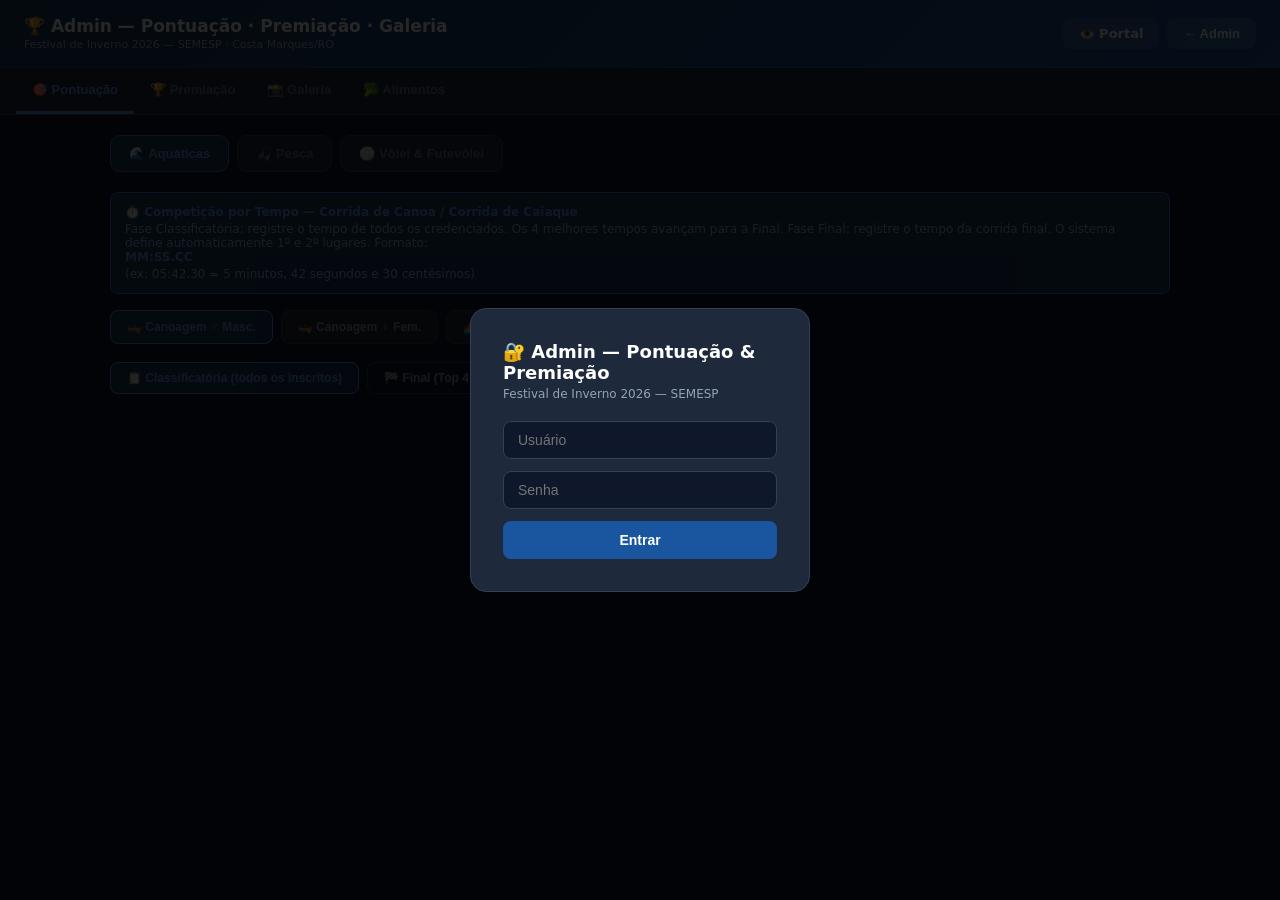
<file: admin-premiacao.html>
<!DOCTYPE html>
<!--
  Admin — Pontuação · Premiação · Galeria · Fotos Credenciamento
  Festival de Inverno 2026 — SEMESP / Costa Marques/RO
  Desenvolvido por Ewerson Luiz de Oliveira — DTI
  Requer: /api/supabase e /api/admin-auth
  v2.0 — Sistema automático de pontuação por modalidade
-->
<html lang="pt-BR">
<head>
<meta charset="UTF-8">
<meta name="viewport" content="width=device-width, initial-scale=1.0">
<title>Admin — Pontuação & Premiação · Festival de Inverno 2026</title>
<style>
* { box-sizing: border-box; margin: 0; padding: 0; }
body { font-family: system-ui, sans-serif; background: #0f172a; color: #e2e8f0; min-height: 100vh; }

/* ── Header ── */
.header { background: linear-gradient(135deg, #1e3a5f 0%, #1a56a0 100%);
  padding: 16px 24px; display: flex; align-items: center; justify-content: space-between;
  border-bottom: 1px solid rgba(255,255,255,0.1); }
.header-title { font-size: 17px; font-weight: 800; color: white; }
.header-sub { font-size: 11px; color: rgba(255,255,255,0.65); margin-top: 2px; }
.header-actions { display: flex; gap: 8px; flex-wrap: wrap; }
.btn-back { padding: 8px 16px; background: rgba(255,255,255,0.12); color: white;
  border: none; border-radius: 8px; font-size: 13px; cursor: pointer; font-weight: 600;
  text-decoration: none; }
.btn-back:hover { background: rgba(255,255,255,0.2); }

/* ── Auth ── */
.auth-overlay { display: none; position: fixed; inset: 0; background: rgba(0,0,0,0.85);
  z-index: 999; align-items: center; justify-content: center; }
.auth-overlay.show { display: flex; }
.auth-box { background: #1e293b; border-radius: 16px; padding: 32px; width: 340px;
  border: 1px solid #334155; }
.auth-box h2 { font-size: 18px; margin-bottom: 4px; color: white; }
.auth-box p { font-size: 12px; color: #94a3b8; margin-bottom: 20px; }
.auth-box input { width: 100%; padding: 10px 14px; background: #0f172a; border: 1px solid #334155;
  border-radius: 8px; color: white; font-size: 14px; margin-bottom: 12px; outline: none; }
.auth-box input:focus { border-color: #3b82f6; }
.auth-box .btn-login { width: 100%; padding: 11px; background: #1a56a0; color: white;
  border: none; border-radius: 8px; font-size: 14px; font-weight: 700; cursor: pointer; }
.auth-err { color: #f87171; font-size: 12px; text-align: center; margin-top: 8px; display: none; }

/* ── Tabs principais ── */
.tabs { background: #1e293b; border-bottom: 1px solid #334155; padding: 0 16px;
  display: flex; gap: 0; overflow-x: auto; }
.tab-btn { padding: 14px 16px; color: #64748b; font-size: 13px; font-weight: 600;
  cursor: pointer; border: none; background: none; border-bottom: 3px solid transparent;
  transition: all 0.15s; white-space: nowrap; }
.tab-btn:hover { color: #e2e8f0; }
.tab-btn.ativo { color: #60a5fa; border-bottom-color: #60a5fa; }

/* ── Tab content ── */
.tab-content { display: none; padding: 20px; max-width: 1100px; margin: 0 auto; }
.tab-content.ativa { display: block; }

/* ── Sub-navegação (Pontuação) ── */
.sub-nav { display: flex; gap: 8px; margin-bottom: 20px; flex-wrap: wrap; }
.sub-btn { padding: 10px 18px; background: #1e293b; border: 1px solid #334155;
  border-radius: 10px; color: #64748b; font-size: 13px; font-weight: 600; cursor: pointer;
  transition: all 0.15s; }
.sub-btn:hover { border-color: #475569; color: #e2e8f0; }
.sub-btn.ativo { background: #1e3a5f; border-color: #3b82f6; color: #60a5fa; }
.sub-content { display: none; }
.sub-content.ativa { display: block; }

/* ── Seletor de modalidade dentro de sub-tab ── */
.mod-sel-row { display: flex; gap: 8px; margin-bottom: 18px; flex-wrap: wrap; }
.mod-sel-btn { padding: 9px 16px; background: #1e293b; border: 1px solid #334155;
  border-radius: 8px; color: #94a3b8; font-size: 12px; font-weight: 700; cursor: pointer;
  transition: all 0.15s; white-space: nowrap; }
.mod-sel-btn:hover { border-color: #475569; color: #e2e8f0; }
.mod-sel-btn.ativo { background: #1e3a5f; border-color: #60a5fa; color: #60a5fa; }

/* ── Fase tabs (Classificatória / Final) ── */
.fase-row { display: flex; gap: 8px; margin-bottom: 18px; }
.fase-btn { padding: 8px 16px; background: #0f172a; border: 1px solid #334155;
  border-radius: 8px; color: #94a3b8; font-size: 12px; font-weight: 600; cursor: pointer;
  transition: all 0.15s; }
.fase-btn.ativo { background: #1e3a5f; border-color: #60a5fa; color: #60a5fa; }

/* ── Ranking table ── */
.ranking-wrap { background: #1e293b; border: 1px solid #334155; border-radius: 12px;
  overflow: hidden; margin-bottom: 20px; }
.ranking-header { padding: 14px 18px; background: #162032; border-bottom: 1px solid #334155;
  display: flex; align-items: center; justify-content: space-between; }
.ranking-titulo { font-size: 14px; font-weight: 700; color: #e2e8f0; }
.ranking-sub { font-size: 11px; color: #64748b; }
.ranking-row { display: flex; align-items: center; gap: 12px; padding: 12px 18px;
  border-bottom: 1px solid #1e293b; transition: background 0.1s; }
.ranking-row:last-child { border-bottom: none; }
.ranking-row:hover { background: #162032; }
.pos-badge { width: 32px; height: 32px; border-radius: 50%; display: flex; align-items: center;
  justify-content: center; font-size: 13px; font-weight: 800; flex-shrink: 0; }
.pos-1 { background: linear-gradient(135deg,#b8860b,#ffd700); color: #1c1400; }
.pos-2 { background: linear-gradient(135deg,#808080,#c0c0c0); color: #1c1c1c; }
.pos-3 { background: linear-gradient(135deg,#8b4513,#cd7f32); color: #fff; }
.pos-n { background: #1e293b; border: 1px solid #334155; color: #64748b; }
.top4-badge { font-size: 10px; color: #22c55e; background: rgba(34,197,94,0.1);
  border: 1px solid rgba(34,197,94,0.3); border-radius: 6px; padding: 2px 7px;
  font-weight: 700; margin-left: 6px; }
.declass-badge { font-size: 10px; color: #ef4444; background: rgba(239,68,68,0.1);
  border: 1px solid rgba(239,68,68,0.3); border-radius: 6px; padding: 2px 7px; font-weight: 700; }

/* ── Cards de participante para entrada de dados ── */
.part-data-card { background: #1e293b; border: 1px solid #334155; border-radius: 10px;
  padding: 14px 16px; margin-bottom: 8px; }
.part-data-card:hover { border-color: #475569; }
.part-data-header { display: flex; align-items: center; justify-content: space-between; gap: 10px; flex-wrap: wrap; }
.part-data-nome { font-size: 13px; font-weight: 700; color: #e2e8f0; }
.part-data-sub { font-size: 11px; color: #64748b; margin-top: 2px; }
.part-data-result { font-size: 14px; font-weight: 800; color: #60a5fa; }
.tempo-input-wrap { display: flex; gap: 8px; align-items: center; margin-top: 10px; flex-wrap: wrap; }
.tempo-input { width: 130px; padding: 8px 12px; background: #0f172a; border: 1px solid #334155;
  border-radius: 8px; color: #e2e8f0; font-size: 14px; font-family: 'Courier New', monospace;
  font-weight: 700; outline: none; letter-spacing: 1px; }
.tempo-input:focus { border-color: #60a5fa; }
.tempo-input::placeholder { color: #334155; font-weight: 400; }
.btn-salvar-tempo { padding: 8px 14px; background: #064e3b; color: #6ee7b7;
  border: none; border-radius: 8px; font-size: 12px; font-weight: 700; cursor: pointer; }
.btn-salvar-tempo:hover { background: #065f46; }
.btn-declass { padding: 8px 12px; background: rgba(239,68,68,0.1); color: #f87171;
  border: 1px solid rgba(239,68,68,0.3); border-radius: 8px; font-size: 11px;
  font-weight: 700; cursor: pointer; }
.btn-declass:hover { background: rgba(239,68,68,0.2); }

/* ── Pesca ── */
.pesca-card { background: #1e293b; border: 1px solid #334155; border-radius: 10px;
  padding: 14px 16px; margin-bottom: 8px; }
.pesca-card:hover { border-color: #475569; }
.pesca-card-header { display: flex; align-items: flex-start; justify-content: space-between; gap: 10px; }
.pesca-medida { font-size: 22px; font-weight: 800; color: #34d399; }
.pesca-video { display: inline-flex; align-items: center; gap: 4px; font-size: 11px;
  color: #60a5fa; background: rgba(96,165,250,0.1); border: 1px solid rgba(96,165,250,0.3);
  border-radius: 6px; padding: 3px 8px; text-decoration: none; }
.btn-pesca-registrar { padding: 8px 14px; background: #1e3a5f; color: #60a5fa;
  border: 1px solid #3b82f6; border-radius: 8px; font-size: 12px; font-weight: 700;
  cursor: pointer; flex-shrink: 0; }
.btn-pesca-registrar:hover { background: #1a4a7a; }
.validacao-badge { font-size: 10px; color: #fbbf24; background: rgba(251,191,36,0.1);
  border: 1px solid rgba(251,191,36,0.3); border-radius: 6px; padding: 2px 7px; font-weight: 700; }

/* ── Vôlei — Grupos ── */
.grupo-wrap { margin-bottom: 16px; }
.grupo-header { display: flex; align-items: center; gap: 10px; padding: 10px 14px;
  background: #162032; border: 1px solid #334155; border-radius: 8px 8px 0 0; }
.grupo-letra { width: 32px; height: 32px; border-radius: 8px; background: #1a56a0;
  display: flex; align-items: center; justify-content: center; font-size: 15px;
  font-weight: 800; color: white; flex-shrink: 0; }
.grupo-titulo { font-size: 14px; font-weight: 700; color: #e2e8f0; }
.grupo-body { background: #1e293b; border: 1px solid #334155; border-top: none;
  border-radius: 0 0 8px 8px; overflow: hidden; }
.grupo-item { display: flex; align-items: center; gap: 10px; padding: 10px 14px;
  border-bottom: 1px solid #334155; }
.grupo-item:last-child { border-bottom: none; }
.grupo-num { width: 24px; height: 24px; border-radius: 6px; background: #0f172a;
  display: flex; align-items: center; justify-content: center; font-size: 11px;
  font-weight: 700; color: #64748b; flex-shrink: 0; }

/* ── Partidas ── */
.partidas-grid { display: flex; flex-direction: column; gap: 8px; }
.partida-card { background: #1e293b; border: 1px solid #334155; border-radius: 10px;
  padding: 12px 16px; display: flex; align-items: center; gap: 12px; flex-wrap: wrap; }
.partida-times { flex: 1; min-width: 200px; }
.partida-nome { font-size: 13px; font-weight: 700; color: #e2e8f0; }
.partida-vs { font-size: 10px; color: #475569; font-weight: 600; margin: 4px 0; }
.placar-display { font-size: 18px; font-weight: 800; color: #60a5fa;
  background: #0f172a; border: 1px solid #334155; border-radius: 8px;
  padding: 6px 14px; text-align: center; min-width: 60px; }
.placar-encerrada { color: #22c55e; }
.btn-placar { padding: 8px 14px; background: #1e3a5f; color: #60a5fa;
  border: 1px solid #3b82f6; border-radius: 8px; font-size: 12px; font-weight: 700;
  cursor: pointer; flex-shrink: 0; }
.btn-placar:hover { background: #1a4a7a; }
.fase-label { font-size: 10px; font-weight: 700; padding: 3px 8px; border-radius: 6px; }
.fase-class { background: rgba(96,165,250,0.1); color: #60a5fa; border: 1px solid rgba(96,165,250,0.3); }
.fase-elim { background: rgba(251,191,36,0.1); color: #fbbf24; border: 1px solid rgba(251,191,36,0.3); }
.fase-final { background: rgba(34,197,94,0.1); color: #22c55e; border: 1px solid rgba(34,197,94,0.3); }
.vencedor-mark { font-size: 10px; color: #22c55e; font-weight: 700; }

/* ── Botão de publicar resultado ── */
.btn-publicar { width: 100%; padding: 14px; background: linear-gradient(135deg,#166534,#15803d);
  color: #d1fae5; border: none; border-radius: 10px; font-size: 14px; font-weight: 700;
  cursor: pointer; margin-top: 16px; display: flex; align-items: center; justify-content: center;
  gap: 8px; }
.btn-publicar:hover { background: linear-gradient(135deg,#14532d,#166534); }
.btn-publicar:disabled { opacity: 0.5; cursor: not-allowed; }
.btn-sortear { padding: 12px 20px; background: linear-gradient(135deg,#4c1d95,#7c3aed);
  color: white; border: none; border-radius: 10px; font-size: 13px; font-weight: 700;
  cursor: pointer; display: flex; align-items: center; gap: 8px; }
.btn-sortear:hover { background: linear-gradient(135deg,#3b0764,#6d28d9); }
.btn-gerar { padding: 10px 18px; background: #1e3a5f; color: #60a5fa;
  border: 1px solid #3b82f6; border-radius: 8px; font-size: 12px; font-weight: 700;
  cursor: pointer; }
.btn-gerar:hover { background: #162d4a; }

/* ── Cards de modalidade (premiação) ── */
.modal-grid { display: grid; grid-template-columns: repeat(auto-fill, minmax(280px, 1fr)); gap: 14px; margin-bottom: 24px; }
.modal-card { background: #1e293b; border: 1px solid #334155; border-radius: 12px;
  padding: 16px; cursor: pointer; transition: all 0.2s; }
.modal-card:hover { border-color: #3b82f6; background: #1e3a5f; transform: translateY(-1px); }
.modal-card.expandido { border-color: #3b82f6; background: #1e3a5f; }
.modal-card-header { display: flex; align-items: center; justify-content: space-between; }
.modal-card-titulo { font-size: 14px; font-weight: 700; color: #e2e8f0; }
.modal-card-sub { font-size: 11px; color: #94a3b8; margin-top: 2px; }
.modal-card-badge { font-size: 20px; }
.modal-card-stats { display: flex; gap: 12px; margin-top: 10px; padding-top: 10px;
  border-top: 1px solid #334155; }
.mod-stat { text-align: center; }
.mod-stat-val { font-size: 18px; font-weight: 800; color: #60a5fa; }
.mod-stat-label { font-size: 10px; color: #64748b; text-transform: uppercase; }
.mod-arrow { color: #64748b; font-size: 16px; }

/* ── Painel participantes ── */
.painel-mod { background: #1e293b; border: 1px solid #3b82f6; border-radius: 12px;
  margin-top: 14px; overflow: hidden; display: none; }
.painel-mod.aberto { display: block; }
.painel-mod-header { padding: 14px 18px; background: #1e3a5f;
  border-bottom: 1px solid #334155; display: flex; align-items: center; justify-content: space-between; }
.painel-mod-titulo { font-size: 14px; font-weight: 700; color: #60a5fa; }
.painel-mod-body { padding: 16px 18px; }
.part-item { display: flex; align-items: center; gap: 12px; padding: 10px 12px;
  border: 1px solid #334155; border-radius: 8px; margin-bottom: 6px; background: #0f172a; }
.part-item:hover { border-color: #475569; }
.part-nome { flex: 1; font-size: 13px; font-weight: 600; color: #e2e8f0; }
.part-cidade { font-size: 11px; color: #64748b; }
.part-cred { font-size: 10px; color: #22c55e; }
.btn-ganhar { padding: 6px 12px; background: #fbbf24; color: #1c1c00; border: none;
  border-radius: 6px; font-size: 11px; font-weight: 700; cursor: pointer; }
.btn-ganhar:hover { background: #f59e0b; }

/* ── Ganhadores ── */
.ganhador-item { display: flex; align-items: center; gap: 12px; padding: 12px 14px;
  border: 1px solid #334155; border-radius: 8px; margin-bottom: 8px; background: #0f172a; }
.ganhador-medal { font-size: 26px; width: 36px; text-align: center; flex-shrink: 0; }
.ganhador-dados { flex: 1; }
.ganhador-nome { font-size: 14px; font-weight: 700; color: #e2e8f0; }
.ganhador-detalhe { font-size: 11px; color: #94a3b8; margin-top: 2px; }
.ganhador-foto-thumb { width: 54px; height: 54px; object-fit: cover; border-radius: 6px;
  border: 1px solid #334155; }
.ganhador-foto-vazia { width: 54px; height: 54px; border-radius: 6px; border: 2px dashed #334155;
  display: flex; align-items: center; justify-content: center; font-size: 22px; color: #475569; }

/* ── Modal genérico ── */
.modal-bg { display: none; position: fixed; inset: 0; background: rgba(0,0,0,0.75);
  z-index: 200; align-items: center; justify-content: center; padding: 16px; }
.modal-bg.aberto { display: flex; }
.modal-box { background: #1e293b; border-radius: 16px; padding: 24px; width: 100%;
  max-width: 520px; max-height: 90vh; overflow-y: auto; border: 1px solid #334155; }
.modal-titulo { font-size: 16px; font-weight: 700; color: #e2e8f0; margin-bottom: 16px; }
.form-group { margin-bottom: 14px; }
.form-group label { display: block; font-size: 11px; font-weight: 600; color: #94a3b8;
  text-transform: uppercase; letter-spacing: 0.05em; margin-bottom: 6px; }
.form-group input, .form-group select, .form-group textarea {
  width: 100%; padding: 10px 12px; background: #0f172a; border: 1px solid #334155;
  border-radius: 8px; color: #e2e8f0; font-size: 13px; outline: none; font-family: inherit; }
.form-group input:focus, .form-group select:focus, .form-group textarea:focus { border-color: #3b82f6; }
.form-group select option { background: #0f172a; }
.form-row { display: grid; grid-template-columns: 1fr 1fr; gap: 12px; }
.foto-preview { width: 100%; height: 160px; object-fit: cover; border-radius: 8px;
  border: 1px solid #334155; margin-top: 8px; display: none; }
.btn-salvar { width: 100%; padding: 12px; background: #1a56a0; color: white;
  border: none; border-radius: 8px; font-size: 14px; font-weight: 700; cursor: pointer; margin-top: 4px; }
.btn-salvar:hover { background: #154794; }
.btn-salvar:disabled { opacity: 0.5; cursor: not-allowed; }
.btn-cancelar { width: 100%; padding: 10px; background: transparent; color: #64748b;
  border: 1px solid #334155; border-radius: 8px; font-size: 13px; cursor: pointer; margin-top: 8px; }
.btn-cancelar:hover { color: #e2e8f0; }

/* ── Galeria ── */
.galeria-add { background: #1e293b; border: 1px solid #334155; border-radius: 12px;
  padding: 18px; margin-bottom: 20px; }
.galeria-add-titulo { font-size: 13px; font-weight: 700; color: #e2e8f0; margin-bottom: 14px; }
.galeria-grid { display: grid; grid-template-columns: repeat(auto-fill, minmax(220px, 1fr)); gap: 12px; }
.galeria-card { background: #1e293b; border: 1px solid #334155; border-radius: 10px; overflow: hidden; }
.galeria-card img { width: 100%; height: 150px; object-fit: contain; display: block; background: #0f172a; }
.galeria-card video { width: 100%; height: 150px; object-fit: contain; display: block; background: #0f172a; }
.galeria-card-thumb-video { position: relative; }
.galeria-card-thumb-video::after { content: '▶'; position: absolute; top: 50%; left: 50%;
  transform: translate(-50%,-50%); font-size: 28px; color: rgba(255,255,255,0.9);
  text-shadow: 0 2px 8px rgba(0,0,0,0.7); pointer-events: none; }
.galeria-tipo-badge { display: inline-flex; align-items: center; gap: 4px; padding: 2px 8px;
  border-radius: 10px; font-size: 10px; font-weight: 700; margin-bottom: 4px; }
.galeria-tipo-video { background: rgba(239,68,68,0.12); color: #f87171;
  border: 1px solid rgba(239,68,68,0.25); }
.galeria-tipo-foto { background: rgba(96,165,250,0.12); color: #60a5fa;
  border: 1px solid rgba(96,165,250,0.25); }
.galeria-tipo-ig { background: rgba(131,58,180,0.15); color: #c084fc;
  border: 1px solid rgba(192,132,252,0.3); }
.galeria-card-body { padding: 10px; }
.galeria-legenda { font-size: 12px; color: #94a3b8; margin-bottom: 8px;
  white-space: nowrap; overflow: hidden; text-overflow: ellipsis; }
.galeria-actions { display: flex; gap: 6px; flex-wrap: wrap; }
.cat-badge { display: inline-block; padding: 2px 8px; border-radius: 10px; font-size: 10px;
  font-weight: 600; background: #1e3a5f; color: #60a5fa; margin-bottom: 4px; }

/* ── Modo switcher (galeria + ganhador foto) ── */
.modo-row { display: flex; gap: 6px; margin-bottom: 14px; flex-wrap: wrap; }
.modo-btn { padding: 9px 16px; background: #1e293b; border: 1px solid #334155;
  border-radius: 9px; color: #64748b; font-size: 12px; font-weight: 700; cursor: pointer;
  transition: all 0.15s; white-space: nowrap; }
.modo-btn:hover { border-color: #475569; color: #e2e8f0; }
.modo-btn.ativo { background: #1e3a5f; border-color: #3b82f6; color: #60a5fa; }
.modo-btn.modo-ig.ativo { background: rgba(131,58,180,0.2);
  border-color: rgba(192,132,252,0.5); color: #c084fc; }

/* ── Painel Instagram ── */
.ig-instrucoes { background: linear-gradient(135deg,rgba(131,58,180,0.12),rgba(253,29,29,0.08),rgba(252,176,69,0.1));
  border: 1px solid rgba(131,58,180,0.25); border-radius: 10px; padding: 12px 14px; margin-bottom: 12px; }
.ig-instrucoes-titulo { font-size: 12px; font-weight: 700; color: #c084fc; margin-bottom: 5px; }
.ig-instrucoes-corpo { font-size: 11px; color: #94a3b8; line-height: 1.65; }
.ig-preview-card { background: #0f172a; border: 1px solid #334155; border-radius: 10px;
  padding: 12px 14px; margin-bottom: 8px; }
.ig-preview-inner { display: flex; align-items: center; gap: 10px; }
.ig-preview-icon { width: 40px; height: 40px; border-radius: 10px; flex-shrink: 0;
  background: linear-gradient(135deg,#833ab4,#fd1d1d,#fcb045);
  display: flex; align-items: center; justify-content: center; font-size: 18px; }
.ig-preview-tipo { font-size: 12px; font-weight: 700; color: #c084fc; }
.ig-preview-url  { font-size: 11px; color: #64748b; white-space: nowrap; overflow: hidden;
  text-overflow: ellipsis; max-width: 240px; }
.ig-preview-abrir { margin-left: auto; padding: 6px 12px; flex-shrink: 0; text-decoration: none;
  background: rgba(192,132,252,0.12); color: #c084fc; border: 1px solid rgba(192,132,252,0.3);
  border-radius: 8px; font-size: 11px; font-weight: 700; }

.credenciado-item { display: flex; align-items: center; gap: 12px; padding: 10px 14px;
  background: #1e293b; border: 1px solid #334155; border-radius: 8px; margin-bottom: 8px; }
.credenciado-dados { flex: 1; min-width: 0; }
.credenciado-nome { font-size: 13px; font-weight: 600; color: #e2e8f0;
  white-space: nowrap; overflow: hidden; text-overflow: ellipsis; }
.credenciado-mod { font-size: 11px; color: #64748b; }
.foto-alimento-thumb { width: 44px; height: 44px; object-fit: cover; border-radius: 6px;
  border: 1px solid #334155; flex-shrink: 0; }

/* ── Utilitários ── */
.pub-dot { display: inline-block; width: 8px; height: 8px; border-radius: 50%; margin-right: 4px; }
.pub-dot.verde { background: #22c55e; }
.pub-dot.cinza { background: #475569; }
.btn-sm { padding: 5px 10px; border-radius: 6px; font-size: 11px; font-weight: 600; cursor: pointer; border: none; }
.btn-danger { background: #fee2e2; color: #dc2626; }
.btn-danger:hover { background: #fecaca; }
.btn-edit { background: #eff6ff; color: #1d4ed8; }
.btn-edit:hover { background: #dbeafe; }
.btn-pub { background: #f0fdf4; color: #16a34a; }
.btn-pub:hover { background: #dcfce7; }
.btn-unpub { background: #fef9c3; color: #92400e; }
.btn-unpub:hover { background: #fef08a; }
.vazio { text-align: center; padding: 32px; color: #475569; font-size: 13px; }
.loading-txt { text-align: center; padding: 24px; color: #475569; font-size: 13px; }
.aviso { background: #1e3a5f; border: 1px solid #3b82f6; border-radius: 8px;
  padding: 12px 14px; font-size: 12px; color: #93c5fd; margin-bottom: 16px; }
.aviso strong { display: block; margin-bottom: 3px; color: #60a5fa; }
.aviso-warn { background: rgba(245,158,11,0.1); border-color: rgba(245,158,11,0.4); color: #fcd34d; }
.aviso-warn strong { color: #fbbf24; }
.aviso-ok { background: rgba(34,197,94,0.1); border-color: rgba(34,197,94,0.4); color: #86efac; }
.aviso-ok strong { color: #22c55e; }
.secao-titulo { font-size: 14px; font-weight: 700; color: #e2e8f0; margin-bottom: 12px;
  display: flex; align-items: center; gap: 8px; }
.secao-sub { font-size: 11px; color: #64748b; font-weight: 400; }
.divider { border: none; border-top: 1px solid #334155; margin: 20px 0; }
.toast { position: fixed; bottom: 24px; right: 24px; padding: 12px 20px;
  border-radius: 10px; font-size: 13px; font-weight: 600; z-index: 999;
  transform: translateY(80px); transition: transform 0.3s; max-width: 320px; }
.toast.show { transform: translateY(0); }
.toast.sucesso { background: #064e3b; color: #6ee7b7; border: 1px solid #065f46; }
.toast.erro { background: #7f1d1d; color: #fca5a5; border: 1px solid #991b1b; }
.resultado-tecnico { font-size: 11px; color: #fbbf24; margin-top: 3px; }

@media (max-width: 640px) {
  .modal-grid { grid-template-columns: 1fr; }
  .form-row { grid-template-columns: 1fr; }
  .tab-content { padding: 12px; }
  .header-title { font-size: 14px; }
}
</style>
</head>
<body>

<!-- Auth overlay -->
<div class="auth-overlay" id="auth-overlay">
  <div class="auth-box">
    <h2>🔐 Admin — Pontuação & Premiação</h2>
    <p>Festival de Inverno 2026 — SEMESP</p>
    <input type="text" id="auth-usuario" placeholder="Usuário" autocomplete="username">
    <input type="password" id="auth-senha" placeholder="Senha" autocomplete="current-password">
    <button class="btn-login" onclick="fazerLogin()">Entrar</button>
    <div class="auth-err" id="auth-err">Usuário ou senha incorretos.</div>
  </div>
</div>

<!-- Header -->
<div class="header">
  <div>
    <div class="header-title">🏆 Admin — Pontuação · Premiação · Galeria</div>
    <div class="header-sub">Festival de Inverno 2026 — SEMESP · Costa Marques/RO</div>
  </div>
  <div class="header-actions">
    <a href="portal-transparencia.html" target="_blank" class="btn-back">👁️ Portal</a>
    <button onclick="voltarAdmin()" class="btn-back">← Admin</button>
  </div>
</div>

<!-- Tabs -->
<div class="tabs">
  <button class="tab-btn ativo" onclick="abrirTab('pontuacao', this)">🎯 Pontuação</button>
  <button class="tab-btn" onclick="abrirTab('premiacao', this)">🏆 Premiação</button>
  <button class="tab-btn" onclick="abrirTab('galeria', this)">📸 Galeria</button>
  <button class="tab-btn" onclick="abrirTab('alimentos', this)">🥦 Alimentos</button>
</div>

<!-- ═══════════════════════════════════════════════════ -->
<!--  TAB: PONTUAÇÃO                                    -->
<!-- ═══════════════════════════════════════════════════ -->
<div class="tab-content ativa" id="tab-pontuacao">

  <!-- Sub-navegação -->
  <div class="sub-nav">
    <button class="sub-btn ativo" id="subbtn-aquaticas" onclick="abrirSubTab('aquaticas', this)">🌊 Aquáticas</button>
    <button class="sub-btn" id="subbtn-pesca" onclick="abrirSubTab('pesca', this)">🎣 Pesca</button>
    <button class="sub-btn" id="subbtn-volei" onclick="abrirSubTab('volei', this)">🏐 Vôlei & Futevôlei</button>
  </div>

  <!-- ── SUB: AQUÁTICAS ── -->
  <div class="sub-content ativa" id="sub-aquaticas">
    <div class="aviso">
      <strong>⏱️ Competição por Tempo — Corrida de Canoa / Corrida de Caiaque</strong>
      Fase Classificatória: registre o tempo de todos os credenciados. Os 4 melhores tempos avançam para a Final.
      Fase Final: registre o tempo da corrida final. O sistema define automaticamente 1º e 2º lugares.
      Formato: <strong>MM:SS.CC</strong> (ex: 05:42.30 = 5 minutos, 42 segundos e 30 centésimos)
    </div>
    <div class="mod-sel-row">
      <button class="mod-sel-btn ativo" id="aqbtn-4" onclick="selecionarAquatica(4, this)">🛶 Canoagem ♂ Masc.</button>
      <button class="mod-sel-btn" id="aqbtn-8" onclick="selecionarAquatica(8, this)">🛶 Canoagem ♀ Fem.</button>
      <button class="mod-sel-btn" id="aqbtn-5" onclick="selecionarAquatica(5, this)">🚣 Caiaque ♂ Masc.</button>
      <button class="mod-sel-btn" id="aqbtn-9" onclick="selecionarAquatica(9, this)">🚣 Caiaque ♀ Fem.</button>
    </div>
    <div class="fase-row">
      <button class="fase-btn ativo" id="fasebtn-classificatoria" onclick="selecionarFaseAquatica('classificatoria', this)">📋 Classificatória (todos os inscritos)</button>
      <button class="fase-btn" id="fasebtn-final" onclick="selecionarFaseAquatica('final', this)">🏁 Final (Top 4 credenciados)</button>
    </div>
    <div id="aquatica-content"><div class="loading-txt">Carregando...</div></div>
  </div>

  <!-- ── SUB: PESCA ── -->
  <div class="sub-content" id="sub-pesca">
    <div class="aviso">
      <strong>🎣 Pesca Embarcada — Pesque e Solte</strong>
      Vence a equipe que apresentar o <strong>maior peixe válido</strong> (medição em cm).
      A captura deve ser comprovada por <strong>vídeo obrigatório</strong> mostrando: captura, medição e soltura.
      A organização fornece um <strong>código de validação</strong> que deve aparecer no vídeo.
    </div>
    <div class="mod-sel-row">
      <button class="mod-sel-btn ativo" id="pebtn-6" onclick="selecionarPesca(6, this)">👨 Pesca Masculino</button>
      <button class="mod-sel-btn" id="pebtn-7" onclick="selecionarPesca(7, this)">👩 Pesca Feminino</button>
    </div>
    <div id="pesca-content"><div class="loading-txt">Carregando...</div></div>
  </div>

  <!-- ── SUB: VÔLEI ── -->
  <div class="sub-content" id="sub-volei">
    <div class="aviso">
      <strong>🏐 Vôlei de Praia & Futevôlei — Sistema de Grupos + Eliminatória</strong>
      <strong>Passo 1:</strong> Sorteie os grupos automaticamente ou monte manualmente — escolha uma das opções abaixo.
      <strong>Passo 2:</strong> Registre os placares da fase classificatória. Vôlei: set único de <strong>12 pts</strong>. Futevôlei: set único de <strong>18 pts</strong>.
      <strong>Passo 3:</strong> Gere o chaveamento eliminatório (top 2 de cada grupo) e registre os placares finais.
    </div>
    <div class="mod-sel-row">
      <button class="mod-sel-btn ativo" id="vlbtn-1" onclick="selecionarVolei(1, this)">🏐 Vôlei Masc.</button>
      <button class="mod-sel-btn" id="vlbtn-2" onclick="selecionarVolei(2, this)">🏐 Vôlei Fem.</button>
      <button class="mod-sel-btn" id="vlbtn-3" onclick="selecionarVolei(3, this)">⚽ Futevôlei</button>
    </div>
    <div id="volei-content"><div class="loading-txt">Carregando...</div></div>
  </div>

</div>

<!-- ═══════════════════════════════════════════════════ -->
<!--  TAB: PREMIAÇÃO                                    -->
<!-- ═══════════════════════════════════════════════════ -->
<div class="tab-content" id="tab-premiacao">
  <div class="aviso">
    <strong>ℹ️ Como funciona a premiação</strong>
    Os resultados publicados pela aba <strong>🎯 Pontuação</strong> aparecem automaticamente aqui já preenchidos.
    Você também pode marcar ganhadores manualmente clicando em uma modalidade → "🏆 Marcar Ganhador" → preencha e salve → ative "Publicar".
  </div>
  <div class="aviso aviso-warn">
    <strong>⚠️ Só aparecem participantes credenciados</strong>
    Se alguém reclamar que não está na lista, peça para verificar com a equipe de credenciamento.
    Após ser credenciado no check-in, o nome aparece automaticamente aqui.
    <br><br>
    <strong>Fluxo:</strong> Participante reclama → vai ao check-in → credencia → volta aqui ✅
  </div>
  <div class="modal-grid" id="grid-modalidades">
    <div class="loading-txt">Carregando modalidades...</div>
  </div>
  <div id="painel-participantes"></div>
</div>

<!-- ═══════════════════════════════════════════════════ -->
<!--  TAB: GALERIA                                      -->
<!-- ═══════════════════════════════════════════════════ -->
<div class="tab-content" id="tab-galeria">
  <div class="aviso">
    <strong>🎬 Galeria do Evento</strong>
    Mídia marcada como "Publicado" aparece na aba Galeria do Portal da Transparência. Suporte a fotos, vídeos e links do Instagram (Reels, Posts).
  </div>
  <div class="galeria-add">
    <div class="galeria-add-titulo">➕ Adicionar mídia à Galeria</div>

    <!-- Seletor de modo -->
    <div class="modo-row">
      <button id="gal-modo-upload"    onclick="setGalModo('upload')"    class="modo-btn ativo">📤 Upload</button>
      <button id="gal-modo-url"       onclick="setGalModo('url')"       class="modo-btn">🔗 URL direta</button>
      <button id="gal-modo-instagram" onclick="setGalModo('instagram')" class="modo-btn modo-ig">📷 Instagram</button>
      <button id="gal-modo-premiacao" onclick="setGalModo('premiacao')" class="modo-btn" style="background:rgba(251,191,36,0.1);border-color:rgba(251,191,36,0.4);color:#fbbf24;">🏆 Da Premiação</button>
    </div>

    <!-- MODO: Upload -->
    <div id="gal-panel-upload">
      <div class="form-group">
        <label>Selecione foto ou vídeo do dispositivo</label>
        <input type="file" id="gal-file" accept="image/*,video/*,video/mp4,video/mov,video/quicktime,video/webm"
          multiple
          style="background:#0f172a;border:1px solid #334155;border-radius:8px;color:#e2e8f0;padding:8px;font-size:13px;width:100%;"
          onchange="uploadGaleriaArquivo()">
        <div id="gal-upload-status" style="font-size:12px;color:#94a3b8;margin-top:4px;"></div>
        <div id="gal-tipo-indicator" style="display:none;" class="gal-tipo-indicator"></div>
      </div>
      <img id="gal-preview" class="foto-preview" alt="Preview">
      <video id="gal-preview-video" class="gal-preview-video" controls muted playsinline></video>
      <input type="hidden" id="gal-url">
    </div>

    <!-- MODO: URL direta -->
    <div id="gal-panel-url" style="display:none;">
      <div class="form-group">
        <label>🔗 URL da foto ou vídeo (Supabase, S3, CDN...)</label>
        <input type="url" id="gal-url-direto" placeholder="https://..." oninput="previewGaleriaUrlDireta()">
      </div>
      <img id="gal-preview-url" class="foto-preview" alt="Preview">
      <video id="gal-preview-video-url" class="gal-preview-video" controls muted playsinline></video>
    </div>

    <!-- MODO: Instagram -->
    <div id="gal-panel-instagram" style="display:none;">
      <div class="ig-instrucoes">
        <div class="ig-instrucoes-titulo">📷 Como copiar o link do Instagram</div>
        <div class="ig-instrucoes-corpo">
          1. Abra o post, Reel ou IGTV no Instagram<br>
          2. Toque nos <strong style="color:#e2e8f0;">três pontos ···</strong> do post<br>
          3. Selecione <strong style="color:#e2e8f0;">"Copiar link"</strong> e cole abaixo ↓
        </div>
      </div>
      <div class="form-group">
        <label>Link do post/Reel do Instagram</label>
        <input type="url" id="gal-ig-url" placeholder="https://www.instagram.com/reel/..." oninput="validarLinkIg('gal-ig-url','gal-ig-status','gal-ig-preview')">
        <div id="gal-ig-status" style="font-size:12px;margin-top:6px;"></div>
      </div>
      <div id="gal-ig-preview" class="ig-preview-card" style="display:none;">
        <div class="ig-preview-inner">
          <div class="ig-preview-icon">📷</div>
          <div style="flex:1;min-width:0;">
            <div id="gal-ig-tipo-label" class="ig-preview-tipo"></div>
            <div id="gal-ig-url-label"  class="ig-preview-url"></div>
          </div>
          <a id="gal-ig-abrir" href="#" target="_blank" class="ig-preview-abrir">↗ Abrir</a>
        </div>
      </div>
    </div>

    <!-- MODO: Da Premiação -->
    <div id="gal-panel-premiacao" style="display:none;">
      <div style="background:#162032;border:1px solid rgba(251,191,36,0.3);border-radius:10px;padding:14px;margin-top:6px;">
        <div style="font-size:12px;color:#fbbf24;font-weight:700;margin-bottom:10px;">🏆 Fotos dos Ganhadores disponíveis para importar</div>
        <div id="gal-prem-lista" style="display:flex;flex-direction:column;gap:8px;">
          <div style="font-size:12px;color:#64748b;">Carregando ganhadores...</div>
        </div>
        <button id="btn-importar-premiacao" onclick="importarFotosPremiacao()"
          style="margin-top:12px;width:100%;padding:10px;background:linear-gradient(135deg,#92400e,#d97706);color:#fff;border:none;border-radius:8px;font-size:13px;font-weight:700;cursor:pointer;display:none;">
          🏆 Importar selecionadas para a Galeria
        </button>
        <div id="gal-prem-status" style="font-size:12px;color:#94a3b8;margin-top:6px;"></div>
      </div>
    </div>

    <!-- Legenda e categoria (comuns) -->
    <div class="form-row" style="margin-top:12px;">
      <div class="form-group">
        <label>Legenda</label>
        <input type="text" id="gal-legenda" placeholder="Ex: Final do Futevôlei Masculino">
      </div>
      <div class="form-group">
        <label>Categoria</label>
        <select id="gal-categoria">
          <option value="evento">🎪 Evento geral</option>
          <option value="abertura">🎉 Abertura</option>
          <option value="competicao">🏅 Competição</option>
          <option value="premiacao">🏆 Premiação</option>
          <option value="encerramento">🎊 Encerramento</option>
        </select>
      </div>
    </div>
    <button class="btn-salvar" onclick="salvarFotoGaleria()" style="margin-top:0;" id="btn-add-galeria">📸 Adicionar à Galeria</button>
  </div>

  <div class="secao-titulo" style="display:flex;align-items:center;justify-content:space-between;flex-wrap:wrap;gap:8px;">
    <span>🎬 Mídia cadastrada <span class="secao-sub" id="cont-galeria"></span></span>
    <button onclick="recarregarGaleria()" style="padding:6px 12px;background:#1e293b;border:1px solid #334155;border-radius:8px;color:#94a3b8;font-size:11px;font-weight:600;cursor:pointer;">🔄 Recarregar</button>
  </div>

  <div class="modo-row" id="gal-filtros" style="margin-bottom:14px;">
    <button onclick="filtrarGaleria('todos')"     id="gal-f-todos"     class="modo-btn ativo">Todos</button>
    <button onclick="filtrarGaleria('foto')"      id="gal-f-foto"      class="modo-btn">📸 Fotos</button>
    <button onclick="filtrarGaleria('video')"     id="gal-f-video"     class="modo-btn">🎬 Vídeos</button>
    <button onclick="filtrarGaleria('instagram')" id="gal-f-instagram" class="modo-btn modo-ig">📷 Instagram</button>
  </div>

  <div class="galeria-grid" id="galeria-lista"><div class="loading-txt">Carregando...</div></div>
</div>

<!-- ═══════════════════════════════════════════════════ -->
<!--  TAB: ALIMENTOS                                    -->
<!-- ═══════════════════════════════════════════════════ -->
<div class="tab-content" id="tab-alimentos">
  <div class="aviso">
    <strong>🥦 Alimentos Arrecadados no Credenciamento</strong>
    Fotos capturadas durante o check-in. Somente leitura — para adicionar, acesse o <a href="checkin.html" target="_blank" style="color:#60a5fa;">Credenciamento</a>.
  </div>
  <div id="alim-stats" style="display:grid;grid-template-columns:repeat(auto-fit,minmax(130px,1fr));gap:12px;margin-bottom:20px;"></div>
  <div style="display:flex;gap:8px;margin-bottom:16px;flex-wrap:wrap;">
    <input type="text" id="busca-cred" placeholder="🔍 Buscar..."
      style="padding:9px 12px;background:#1e293b;border:1px solid #334155;border-radius:8px;color:#e2e8f0;font-size:13px;outline:none;flex:1;min-width:200px;"
      oninput="filtrarCredenciados()">
    <select id="filtro-mod-cred" onchange="filtrarCredenciados()"
      style="padding:9px 12px;background:#1e293b;border:1px solid #334155;border-radius:8px;color:#e2e8f0;font-size:13px;outline:none;">
      <option value="">Todas as modalidades</option>
      <option value="1">Vôlei Areia — Masc.</option>
      <option value="2">Vôlei Areia — Fem.</option>
      <option value="3">Futevôlei</option>
      <option value="4">Canoagem — Masc.</option>
      <option value="8">Canoagem — Fem.</option>
      <option value="5">Caiaque — Masc.</option>
      <option value="9">Caiaque — Fem.</option>
      <option value="6">Pesca — Masc.</option>
      <option value="7">Pesca — Fem.</option>
    </select>
    <select id="filtro-foto-cred" onchange="filtrarCredenciados()"
      style="padding:9px 12px;background:#1e293b;border:1px solid #334155;border-radius:8px;color:#e2e8f0;font-size:13px;outline:none;">
      <option value="">Com e sem foto</option>
      <option value="com">✅ Com foto</option>
      <option value="sem">⚠️ Sem foto</option>
    </select>
  </div>
  <div class="secao-titulo">✅ Credenciados <span class="secao-sub" id="cont-credenciados"></span></div>
  <div id="lista-credenciados"><div class="loading-txt">Carregando...</div></div>
</div>

<!-- ═══════════════════════════════════════════════════ -->
<!--  MODAL: GANHADOR (Premiação manual)                -->
<!-- ═══════════════════════════════════════════════════ -->
<div class="modal-bg" id="modal-ganhador-bg">
  <div class="modal-box">
    <div class="modal-titulo" id="modal-titulo">Marcar Ganhador</div>
    <input type="hidden" id="g-participante-id">
    <input type="hidden" id="g-inscricao-mod-id">
    <input type="hidden" id="g-edit-id">
    <div class="form-group">
      <label>Participante</label>
      <input type="text" id="g-nome" placeholder="Nome completo" readonly style="color:#60a5fa;font-weight:600;">
    </div>
    <div class="form-row">
      <div class="form-group">
        <label>Colocação *</label>
        <select id="g-posicao" onchange="atualizarPremioPorPosicao()">
          <option value="1">🥇 1º lugar</option>
          <option value="2">🥈 2º lugar</option>
          <option value="3" style="display:none;">🥉 3º lugar</option>
        </select>
      </div>
      <div class="form-group">
        <label>Cidade/UF</label>
        <input type="text" id="g-cidade" placeholder="Ex: Costa Marques/RO">
      </div>
    </div>
    <div class="form-group">
      <label>Parceiro(a) / Equipe</label>
      <input type="text" id="g-parceiro" placeholder="Nome do parceiro(a)">
      <div id="g-parceiro-aviso" style="display:none;font-size:11px;color:#f59e0b;margin-top:5px;padding:6px 10px;background:rgba(245,158,11,0.1);border-radius:6px;border-left:3px solid #f59e0b;"></div>
    </div>
    <div class="form-group">
      <label>Equipe <span style="color:#475569;font-weight:400;">(pesca)</span></label>
      <input type="text" id="g-equipe" placeholder="Nome da equipe">
    </div>
    <div class="form-group">
      <label>Resultado Técnico <span style="color:#475569;font-weight:400;">(tempo/medição/placar)</span></label>
      <input type="text" id="g-resultado-tecnico" placeholder="Ex: 05:42.30 | 47.5 cm | 12×8">
    </div>
    <div class="form-group">
      <label>Descrição do Prêmio</label>
      <textarea id="g-premio" rows="2" placeholder="Ex: Troféu + R$ 750,00"></textarea>
    </div>
    <div class="form-group">
      <label>🤝 Patrocinador do Prêmio</label>
      <input type="text" id="g-patrocinador" placeholder="Ex: Supermercado Bom Preço, Empresa XYZ...">
      <div style="font-size:11px;color:#64748b;margin-top:4px;">Empresa ou pessoa que custeou este prêmio. Aparece no Portal da Transparência.</div>
    </div>
    <div class="form-group">
      <label>📸 Foto com o Troféu</label>
      <!-- Seletor de modo foto -->
      <div class="modo-row" style="margin-top:6px;">
        <button id="gfoto-modo-upload"    onclick="setGFotoModo('upload')"    class="modo-btn ativo" style="font-size:11px;padding:7px 13px;">📤 Upload / URL</button>
        <button id="gfoto-modo-instagram" onclick="setGFotoModo('instagram')" class="modo-btn modo-ig" style="font-size:11px;padding:7px 13px;">📷 Link do Instagram</button>
      </div>

      <!-- Painel Upload/URL -->
      <div id="gfoto-panel-upload">
        <input type="file" id="g-foto-file" accept="image/*"
          style="background:#0f172a;border:1px solid #334155;border-radius:8px;color:#e2e8f0;padding:8px;font-size:13px;width:100%;margin-bottom:6px;"
          onchange="uploadFotoGanhador()">
        <div id="g-foto-upload-status" style="font-size:12px;color:#94a3b8;margin-bottom:6px;"></div>
        <label style="margin-top:4px;font-size:10px;font-weight:600;color:#94a3b8;text-transform:uppercase;letter-spacing:0.05em;">🔗 Ou cole uma URL de imagem</label>
        <input type="url" id="g-foto" placeholder="https://..." oninput="previewFotoGanhador()">
        <img id="g-foto-preview" class="foto-preview" alt="Preview da foto">
      </div>

      <!-- Painel Instagram -->
      <div id="gfoto-panel-instagram" style="display:none;">
        <div class="ig-instrucoes" style="margin-top:6px;">
          <div class="ig-instrucoes-titulo">📷 Cole o link do post/reel com a foto da premiação</div>
          <div class="ig-instrucoes-corpo">
            No Instagram: abra o post → três pontos ··· → <strong style="color:#e2e8f0;">Copiar link</strong>
          </div>
        </div>
        <input type="url" id="gfoto-ig-url" placeholder="https://www.instagram.com/p/... ou /reel/..."
          style="width:100%;padding:10px 12px;background:#0f172a;border:1px solid #334155;border-radius:8px;color:#e2e8f0;font-size:13px;outline:none;"
          oninput="validarLinkIg('gfoto-ig-url','gfoto-ig-status','gfoto-ig-preview')">
        <div id="gfoto-ig-status" style="font-size:12px;margin-top:6px;"></div>
        <div id="gfoto-ig-preview" class="ig-preview-card" style="display:none;margin-top:8px;">
          <div class="ig-preview-inner">
            <div class="ig-preview-icon">📷</div>
            <div style="flex:1;min-width:0;">
              <div id="gfoto-ig-tipo-label" class="ig-preview-tipo"></div>
              <div id="gfoto-ig-url-label"  class="ig-preview-url"></div>
            </div>
            <a id="gfoto-ig-abrir" href="#" target="_blank" class="ig-preview-abrir">↗ Abrir</a>
          </div>
        </div>
      </div>
    </div>
    <div class="form-group" style="display:flex;align-items:center;gap:10px;">
      <input type="checkbox" id="g-publicado" style="width:auto;accent-color:#22c55e;transform:scale(1.3);">
      <label for="g-publicado" style="text-transform:none;font-size:13px;cursor:pointer;color:#e2e8f0;">
        Publicar imediatamente no Portal da Transparência
      </label>
    </div>
    <button class="btn-salvar" id="btn-salvar-ganhador" onclick="salvarGanhador()">💾 Salvar Ganhador</button>
    <button class="btn-cancelar" onclick="fecharModalGanhador()">Cancelar</button>
  </div>
</div>

<!-- ═══════════════════════════════════════════════════ -->
<!--  MODAL: RESULTADO PESCA                            -->
<!-- ═══════════════════════════════════════════════════ -->
<div class="modal-bg" id="modal-pesca-bg">
  <div class="modal-box">
    <div class="modal-titulo">🎣 Registrar Resultado — Pesca</div>
    <input type="hidden" id="p-resultado-id">
    <input type="hidden" id="p-inscricao-id">
    <input type="hidden" id="p-participante-id">
    <input type="hidden" id="p-modalidade-id">

    <!-- Equipe / Capitão -->
    <div class="form-group">
      <label>Equipe / Capitão</label>
      <input type="text" id="p-nome" readonly style="color:#60a5fa;font-weight:600;">
    </div>
    <div class="form-group">
      <label>Nome da Equipe <span style="color:#94a3b8;font-weight:400;">(preenchido automaticamente)</span></label>
      <input type="text" id="p-nome-equipe" placeholder="Nome da equipe">
    </div>

    <!-- Medição e espécie -->
    <div class="form-row">
      <div class="form-group">
        <label>📏 Medição do Peixe (cm) *</label>
        <input type="number" id="p-tamanho" step="0.1" min="0" placeholder="Ex: 45.5"
          style="font-size:18px;font-weight:800;color:#34d399;">
      </div>
      <div class="form-group">
        <label>🐟 Espécie (opcional)</label>
        <input type="text" id="p-especie" placeholder="Ex: Dourado">
      </div>
    </div>

    <!-- Upload de vídeo -->
    <div class="form-group">
      <label>🎬 Vídeo da Captura <span style="color:#ef4444;">*</span> <span style="color:#94a3b8;font-weight:400;">(obrigatório pelo regulamento)</span></label>
      <div style="display:flex;flex-direction:column;gap:8px;">
        <!-- Opção 1: Upload direto -->
        <div style="background:rgba(0,0,0,0.3);border:1px dashed #334155;border-radius:8px;padding:10px;">
          <div style="font-size:11px;color:#94a3b8;margin-bottom:6px;">📤 Opção 1 — Enviar arquivo de vídeo</div>
          <input type="file" id="p-video-file" accept="video/*,video/mp4,video/mov,video/avi,video/quicktime"
            style="font-size:12px;color:#cbd5e1;width:100%;" onchange="previewVideoUpload(this)">
          <div id="p-upload-progress" style="display:none;margin-top:6px;">
            <div style="background:#1e293b;border-radius:4px;height:6px;overflow:hidden;">
              <div id="p-upload-bar" style="height:100%;background:#3b82f6;width:0%;transition:width 0.3s;"></div>
            </div>
            <div id="p-upload-status" style="font-size:11px;color:#60a5fa;margin-top:4px;">Enviando...</div>
          </div>
        </div>
        <!-- Opção 2: URL externa -->
        <div style="background:rgba(0,0,0,0.2);border-radius:8px;padding:10px;">
          <div style="font-size:11px;color:#94a3b8;margin-bottom:6px;">🔗 Opção 2 — Colar URL do vídeo (YouTube, Drive, etc.)</div>
          <input type="url" id="p-video-url" placeholder="https://youtube.com/... ou link direto"
            oninput="atualizarPreviewVideo(this.value)" style="margin-bottom:0;">
        </div>
        <!-- Preview -->
        <div id="p-video-preview" style="display:none;background:rgba(52,211,153,0.08);border:1px solid #34d399;border-radius:8px;padding:8px;font-size:12px;color:#34d399;">
          ✅ <span id="p-video-preview-txt"></span>
        </div>
        <div style="font-size:10px;color:#64748b;padding:4px 8px;background:rgba(0,0,0,0.2);border-radius:6px;">
          📋 O vídeo deve mostrar: <strong style="color:#e2e8f0;">captura → medição → soltura</strong> do peixe (Art. 15, IV)
        </div>
      </div>
    </div>

    <!-- Observação c/ envio WhatsApp -->
    <div class="form-group">
      <label>📝 Observação para Fiscalização</label>
      <textarea id="p-obs" rows="2" placeholder="Ex: Capturado às 14h30 na margem norte. Peixe medido na lancha.&#10;Desclassificado por espécie fora da categoria..."></textarea>
      <div style="margin-top:6px;display:flex;align-items:center;gap:8px;flex-wrap:wrap;">
        <div style="flex:1;min-width:180px;">
          <div style="font-size:11px;color:#94a3b8;margin-bottom:4px;">📱 Enviar observação + link vídeo para fiscalização:</div>
          <div style="display:flex;gap:6px;align-items:center;">
            <span style="font-size:12px;color:#64748b;white-space:nowrap;">📞 69-9</span>
            <input type="tel" id="p-whatsapp-num" placeholder="xxxx-xxxx" maxlength="9"
              oninput="mascaraWhats(this)"
              style="flex:1;padding:6px 10px;font-size:13px;letter-spacing:1px;font-family:monospace;">
          </div>
        </div>
        <button type="button" onclick="enviarWhatsApp()"
          style="padding:8px 14px;background:#22c55e;color:#fff;border:none;border-radius:8px;font-size:12px;font-weight:700;cursor:pointer;white-space:nowrap;display:flex;align-items:center;gap:5px;">
          <svg width="14" height="14" viewBox="0 0 24 24" fill="currentColor"><path d="M17.472 14.382c-.297-.149-1.758-.867-2.03-.967-.273-.099-.471-.148-.67.15-.197.297-.767.966-.94 1.164-.173.199-.347.223-.644.075-.297-.15-1.255-.463-2.39-1.475-.883-.788-1.48-1.761-1.653-2.059-.173-.297-.018-.458.13-.606.134-.133.298-.347.446-.52.149-.174.198-.298.298-.497.099-.198.05-.371-.025-.52-.075-.149-.669-1.612-.916-2.207-.242-.579-.487-.5-.669-.51-.173-.008-.371-.01-.57-.01-.198 0-.52.074-.792.372-.272.297-1.04 1.016-1.04 2.479 0 1.462 1.065 2.875 1.213 3.074.149.198 2.096 3.2 5.077 4.487.709.306 1.262.489 1.694.625.712.227 1.36.195 1.871.118.571-.085 1.758-.719 2.006-1.413.248-.694.248-1.289.173-1.413-.074-.124-.272-.198-.57-.347z"/><path d="M12 0C5.373 0 0 5.373 0 12c0 2.127.558 4.126 1.533 5.862L.057 23.486a.5.5 0 0 0 .614.614l5.604-1.474A11.95 11.95 0 0 0 12 24c6.627 0 12-5.373 12-12S18.627 0 12 0zm0 21.818a9.818 9.818 0 0 1-5.001-1.372l-.358-.212-3.724.979.993-3.63-.234-.374A9.818 9.818 0 0 1 12 2.182c5.427 0 9.818 4.391 9.818 9.818 0 5.428-4.391 9.818-9.818 9.818z"/></svg>
          Enviar WhatsApp
        </button>
      </div>
    </div>

    <!-- Desclassificar -->
    <div class="form-group" style="display:flex;align-items:center;gap:10px;">
      <input type="checkbox" id="p-desclassificado" style="width:auto;accent-color:#ef4444;transform:scale(1.3);">
      <label for="p-desclassificado" style="text-transform:none;font-size:13px;cursor:pointer;color:#f87171;">
        ⛔ Desclassificar esta equipe
      </label>
    </div>
    <button class="btn-salvar" id="btn-salvar-pesca" onclick="salvarPesca()">💾 Salvar Resultado</button>
    <button class="btn-cancelar" onclick="fecharModalPesca()">Cancelar</button>
  </div>
</div>

<!-- ═══════════════════════════════════════════════════ -->
<!--  MODAL: PLACAR VÔLEI                              -->
<!-- ═══════════════════════════════════════════════════ -->
<div class="modal-bg" id="modal-placar-bg">
  <div class="modal-box">
    <div class="modal-titulo" id="placar-titulo">Registrar Placar</div>
    <input type="hidden" id="pl-partida-id">
    <input type="hidden" id="pl-modalidade-id">
    <input type="hidden" id="pl-inscricao-a">
    <input type="hidden" id="pl-inscricao-b">
    <input type="hidden" id="pl-max-pontos">

    <!-- Regra da fase em destaque -->
    <div id="pl-regra-box" style="background:#162032;border:1px solid #3b82f6;border-radius:10px;padding:14px;margin-bottom:14px;text-align:center;">
      <div style="font-size:11px;color:#64748b;text-transform:uppercase;letter-spacing:0.05em;margin-bottom:6px;">Regra desta fase</div>
      <div id="pl-regra-pontos" style="font-size:28px;font-weight:800;color:#60a5fa;"></div>
      <div id="pl-regra-desc" style="font-size:12px;color:#93c5fd;margin-top:4px;"></div>
    </div>

    <!-- Duplas -->
    <div style="background:#0f172a;border-radius:10px;padding:14px;margin-bottom:14px;">
      <div style="display:flex;align-items:center;justify-content:space-between;gap:8px;">
        <div style="flex:1;text-align:center;">
          <div style="font-size:12px;color:#64748b;margin-bottom:4px;">Equipe A</div>
          <div style="font-size:13px;font-weight:700;color:#e2e8f0;" id="pl-nome-a">—</div>
        </div>
        <div style="font-size:16px;font-weight:800;color:#334155;">VS</div>
        <div style="flex:1;text-align:center;">
          <div style="font-size:12px;color:#64748b;margin-bottom:4px;">Equipe B</div>
          <div style="font-size:13px;font-weight:700;color:#e2e8f0;" id="pl-nome-b">—</div>
        </div>
      </div>
    </div>

    <!-- Placar -->
    <div style="display:flex;align-items:flex-end;gap:12px;margin-bottom:14px;">
      <div class="form-group" style="flex:1;margin-bottom:0;">
        <label id="pl-label-a" style="text-align:center;display:block;">Pontos A</label>
        <input type="number" id="pl-pontos-a" min="0" max="99" placeholder="0"
          oninput="validarPlacar()"
          style="font-size:32px;font-weight:800;color:#60a5fa;text-align:center;padding:12px;">
      </div>
      <div style="font-size:24px;font-weight:800;color:#334155;padding-bottom:12px;">×</div>
      <div class="form-group" style="flex:1;margin-bottom:0;">
        <label id="pl-label-b" style="text-align:center;display:block;">Pontos B</label>
        <input type="number" id="pl-pontos-b" min="0" max="99" placeholder="0"
          oninput="validarPlacar()"
          style="font-size:32px;font-weight:800;color:#60a5fa;text-align:center;padding:12px;">
      </div>
    </div>

    <!-- Aviso de validação -->
    <div id="pl-aviso-placar" style="display:none;background:rgba(239,68,68,0.1);border:1px solid rgba(239,68,68,0.4);border-radius:8px;padding:10px 12px;font-size:12px;color:#fca5a5;margin-bottom:12px;"></div>

    <!-- Preview do vencedor -->
    <div id="pl-preview-vencedor" style="display:none;background:rgba(34,197,94,0.1);border:1px solid rgba(34,197,94,0.3);border-radius:8px;padding:10px 12px;font-size:13px;color:#86efac;font-weight:600;text-align:center;margin-bottom:12px;"></div>

    <div class="form-group" style="display:flex;align-items:center;gap:10px;">
      <input type="checkbox" id="pl-encerrada" style="width:auto;accent-color:#22c55e;transform:scale(1.3);" checked onchange="validarPlacar()">
      <label for="pl-encerrada" style="text-transform:none;font-size:13px;cursor:pointer;color:#e2e8f0;">
        Partida encerrada (define vencedor automaticamente)
      </label>
    </div>
    <button class="btn-salvar" id="btn-salvar-placar" onclick="salvarPlacar()">💾 Registrar Placar</button>
    <button class="btn-cancelar" onclick="fecharModalPlacar()">Cancelar</button>
  </div>
</div>

<!-- Toast -->
<div class="toast" id="toast"></div>

<script>
// ================================================================
// CONFIGURAÇÃO — Modalidades
// ================================================================
const MODALIDADES = {
  1: { nome:'Vôlei de Areia', sub:'Masculino',  tipo:'areia', emoji:'🏐', dupla:true,  equipe:false, maxLugares:2,
       premio:{ 1:'🥇 R$ 750,00 + troféu', 2:'🥈 R$ 400,00 + troféu' } },
  2: { nome:'Vôlei de Areia', sub:'Feminino',   tipo:'areia', emoji:'🏐', dupla:true,  equipe:false, maxLugares:2,
       premio:{ 1:'🥇 R$ 750,00 + troféu', 2:'🥈 R$ 400,00 + troféu' } },
  3: { nome:'Futevôlei',      sub:'Masculino',  tipo:'areia', emoji:'⚽', dupla:true,  equipe:false, maxLugares:2,
       premio:{ 1:'🥇 R$ 750,00 + troféu', 2:'🥈 R$ 400,00 + troféu' } },
  4: { nome:'Canoagem',       sub:'Masculino',  tipo:'agua',  emoji:'🛶', dupla:true,  equipe:false, maxLugares:2,
       premio:{ 1:'🥇 R$ 750,00 + troféu', 2:'🥈 R$ 400,00 + troféu' } },
  5: { nome:'Caiaque',        sub:'Masculino',  tipo:'agua',  emoji:'🚣', dupla:false, equipe:false, maxLugares:2,
       premio:{ 1:'🥇 R$ 750,00 + troféu', 2:'🥈 R$ 400,00 + troféu' } },
  8: { nome:'Canoagem',       sub:'Feminino',   tipo:'agua',  emoji:'🛶', dupla:true,  equipe:false, maxLugares:2,
       premio:{ 1:'🥇 R$ 750,00 + troféu', 2:'🥈 R$ 400,00 + troféu' } },
  9: { nome:'Caiaque',        sub:'Feminino',   tipo:'agua',  emoji:'🚣', dupla:false, equipe:false, maxLugares:2,
       premio:{ 1:'🥇 R$ 750,00 + troféu', 2:'🥈 R$ 400,00 + troféu' } },
  6: { nome:'Pesca',          sub:'Masculino',  tipo:'pesca', emoji:'🎣', dupla:false, equipe:true,  maxLugares:2,
       premio:{ 1:'🥇 R$ 2.500,00 + troféu', 2:'🥈 R$ 1.000,00 + troféu' } },
  7: { nome:'Pesca',          sub:'Feminino',   tipo:'pesca', emoji:'🎣', dupla:false, equipe:true,  maxLugares:2,
       premio:{ 1:'🥇 R$ 2.500,00 + troféu', 2:'🥈 R$ 1.000,00 + troféu' } },
};

// ================================================================
// AUTH
// ================================================================
async function fazerLogin() {
  const usuario = document.getElementById('auth-usuario').value.trim();
  const senha   = document.getElementById('auth-senha').value;
  const err     = document.getElementById('auth-err');
  err.style.display = 'none';
  if (!usuario || !senha) { err.style.display = 'block'; return; }
  try {
    const r = await fetch('/api/admin-auth', {
      method: 'POST', headers: { 'Content-Type': 'application/json' },
      body: JSON.stringify({ usuario, senha })
    });
    const d = await r.json();
    if (d.ok) {
      sessionStorage.setItem('adminToken', d.token || 'ok');
      sessionStorage.setItem('adminUsuario', usuario);
      sessionStorage.setItem('adminPerfil', JSON.stringify({ perfil: d.perfil || 'operador', nome: usuario, podeExcluir: false }));
      document.getElementById('auth-overlay').classList.remove('show');
      inicializar();
    } else { err.style.display = 'block'; }
  } catch(e) { err.style.display = 'block'; }
}

function voltarAdmin() {
  const token  = sessionStorage.getItem('adminToken');
  const perfil = sessionStorage.getItem('adminPerfil');
  if (token)  localStorage.setItem('adminToken',  token);
  if (perfil) localStorage.setItem('adminPerfil', perfil);
  if (window.opener && !window.opener.closed) window.close();
  else window.location.href = 'admin.html';
}

function verificarAuth() {
  const t = sessionStorage.getItem('adminToken');
  if (!t) document.getElementById('auth-overlay').classList.add('show');
  else inicializar();
}

// ================================================================
// API helpers
// ================================================================
async function apiGet(tabela, query = '') {
  const r = await fetch('/api/supabase', {
    method: 'POST', headers: { 'Content-Type': 'application/json' },
    body: JSON.stringify({ acao:'buscar', tabela, query, token: sessionStorage.getItem('adminToken') })
  });
  if (!r.ok) throw new Error('HTTP ' + r.status);
  return r.json();
}

async function apiPost(tabela, dados, metodo = 'inserir', id = null) {
  const r = await fetch('/api/supabase', {
    method: 'POST', headers: { 'Content-Type': 'application/json' },
    body: JSON.stringify({ acao: metodo, tabela, dados, id, token: sessionStorage.getItem('adminToken') })
  });
  if (!r.ok) {
    let detalhe = 'HTTP ' + r.status;
    try { const e = await r.json(); detalhe = e?.message || e?.erro || JSON.stringify(e) || detalhe; } catch {}
    throw new Error(detalhe);
  }
  return r.json();
}

async function apiUpsert(tabela, dados, conflito) {
  const r = await fetch('/api/supabase', {
    method: 'POST', headers: { 'Content-Type': 'application/json' },
    body: JSON.stringify({ acao: 'upsert', tabela, dados, conflito, token: sessionStorage.getItem('adminToken') })
  });
  if (!r.ok) {
    let detalhe = 'HTTP ' + r.status;
    try { const e = await r.json(); detalhe = e?.message || e?.erro || JSON.stringify(e) || detalhe; } catch {}
    throw new Error(detalhe);
  }
  return r.json();
}

// ================================================================
// SETUP AUTOMÁTICO — Bucket + Migrations
// ================================================================
async function rodarSetupCompleto() {
  if (!confirm(
    '⚙️ Setup Automático\n\n' +
    'Isso irá:\n' +
    '• Criar bucket "videos-pesca" no Supabase Storage\n' +
    '• Adicionar coluna "observacao" nas tabelas\n' +
    '• Inserir modalidades 8 e 9 (Aquáticas Feminino)\n\n' +
    'Operação segura — não apaga dados existentes.\n' +
    'Continuar?'
  )) return;

  toast('⚙️ Executando setup...', 'sucesso');

  try {
    // 1. Migrations de banco
    const r1 = await fetch('/api/run-migrations', {
      method: 'POST',
      headers: { 'Content-Type': 'application/json' },
      body: JSON.stringify({ token: sessionStorage.getItem('adminToken') })
    });
    const d1 = await r1.json();

    // 2. Setup de Storage
    const r2 = await fetch('/api/setup-storage', {
      method: 'POST',
      headers: { 'Content-Type': 'application/json' },
      body: JSON.stringify({ token: sessionStorage.getItem('adminToken') })
    });
    const d2 = await r2.json();

    // Monta relatório completo
    const linhas = [
      '=== MIGRATIONS ===',
      ...(d1.log || []),
      '',
      '=== STORAGE ===',
      ...(d2.log || []),
      '',
      '=== PRÓXIMOS PASSOS ===',
      ...((d1.proximosPassos || []).concat(d2.proximosPassos || [])),
    ].join('\n');

    console.log('[Setup]', linhas);

    const ok = (d1.ok !== false) && (d2.ok !== false);
    if (ok) {
      toast('✅ Setup concluído! Verifique o console para detalhes.', 'sucesso');
    } else {
      toast('⚠️ Setup parcialmente concluído. Verifique o console.', 'erro');
    }

    // Mostra resultado em popup
    const win = window.open('', '_blank', 'width=700,height=600');
    if (win) {
      win.document.write(`<html><head><title>Setup — Festival de Inverno 2026</title>
        <style>body{background:#0f172a;color:#e2e8f0;font-family:monospace;font-size:13px;padding:20px;white-space:pre-wrap;}
        h2{color:#60a5fa;} .ok{color:#34d399;} .err{color:#ef4444;} .warn{color:#fbbf24;}</style></head>
        <body><h2>⚙️ Setup — Festival de Inverno 2026</h2>
        <pre>${linhas.replace(/</g,'&lt;').replace(/>/g,'&gt;')}</pre>
        <hr style="border-color:#334155;margin:20px 0;">
        <p style="color:#94a3b8;font-size:11px;">Feche esta janela após verificar. Se houver SQLs manuais, copie e execute no Supabase SQL Editor.</p>
        </body></html>`);
    }

  } catch(e) {
    toast('❌ Erro no setup: ' + e.message, 'erro');
    console.error('[Setup] Erro:', e);
  }
}

// ================================================================
// FIX CONSTRAINT — Corrige ganhadores_modalidade_id_check
// ================================================================
async function fixarConstraintModalidades() {
  if (!confirm(
    '🔧 Corrigir Constraint do Banco\n\n' +
    'Isso irá executar no Supabase:\n' +
    '  ALTER TABLE ganhadores DROP CONSTRAINT ganhadores_modalidade_id_check;\n' +
    '  ALTER TABLE ganhadores ADD CONSTRAINT ... CHECK (modalidade_id IN (1..9));\n\n' +
    'Necessário para salvar ganhadores de Canoagem/Caiaque Feminino (IDs 8 e 9).\n' +
    'Operação segura — não apaga dados.\n\nContinuar?'
  )) return;

  toast('🔧 Corrigindo constraint...', 'sucesso');

  try {
    const r = await fetch('/api/run-migrations', {
      method: 'POST',
      headers: { 'Content-Type': 'application/json' },
      body: JSON.stringify({ token: sessionStorage.getItem('adminToken') })
    });
    const d = await r.json();
    console.log('[Fix Constraint] Log:', (d.log || []).join('\n'));

    const logStr = (d.log || []).join('\n');
    const fixOk  = logStr.includes('DROP constraint') || logStr.includes('ADD constraint');

    if (fixOk && d.ok !== false) {
      toast('✅ Constraint corrigida! Tente sincronizar novamente.', 'sucesso');
    } else {
      // exec_sql pode não estar disponível — abre janela com SQL manual
      const sqlFix =
        'ALTER TABLE ganhadores DROP CONSTRAINT IF EXISTS ganhadores_modalidade_id_check;\n' +
        'ALTER TABLE ganhadores ADD CONSTRAINT ganhadores_modalidade_id_check\n' +
        '  CHECK (modalidade_id IN (1, 2, 3, 4, 5, 6, 7, 8, 9));';

      const win = window.open('', '_blank', 'width=700,height=420');
      if (win) {
        win.document.write('<html><head><title>Fix Constraint<\/title>' +
          '<style>body{background:#0f172a;color:#e2e8f0;font-family:monospace;font-size:13px;padding:24px;}' +
          'h2{color:#f87171;}pre{background:#1e293b;padding:16px;border-radius:8px;' +
          'border:1px solid #ef4444;white-space:pre-wrap;line-height:1.7;}' +
          'p{color:#94a3b8;}.btn{background:#1e3a8a;color:#bfdbfe;border:1px solid #3b82f6;' +
          'border-radius:6px;padding:8px 16px;font-size:13px;cursor:pointer;margin-top:12px;}' +
          '<\/style><\/head><body>' +
          '<h2>🔧 Execute este SQL no Supabase Dashboard<\/h2>' +
          '<p>Copie e execute no <strong>Supabase → SQL Editor<\/strong>:<\/p>' +
          '<pre id="sqlbox">' + sqlFix + '<\/pre>' +
          '<p>Após executar, clique em <strong>Sincronizar com Premiação<\/strong> novamente.<\/p>' +
          '<button class="btn" onclick="navigator.clipboard.writeText(document.getElementById(\'sqlbox\').textContent);this.textContent=\'✅ Copiado!\'">📋 Copiar SQL<\/button>' +
          '<\/body><\/html>');
        win.document.close();
      }
      toast('⚠️ Execute o SQL manual na janela que abriu.', 'erro');
    }
  } catch(e) {
    toast('❌ Erro: ' + e.message, 'erro');
    console.error('[Fix Constraint] Erro:', e);
  }
}

// ================================================================
// TOAST
// ================================================================
function toast(msg, tipo = 'sucesso') {
  const t = document.getElementById('toast');
  t.textContent = msg;
  t.className = `toast ${tipo} show`;
  setTimeout(() => t.classList.remove('show'), 3500);
}

// ================================================================
// ESTADO GLOBAL
// ================================================================
let todosParticipantes   = [];
let todasInscricoes      = [];
let todosGanhadores      = [];
let todasFotos           = [];
let todosResultadosTempo = [];
let todosResultadosPesca = [];
let todasPartidas        = [];
let todosGruposVolei     = [];

let credenciadosFiltrados = [];

// Estado das sub-tabs de pontuação
let aquaticaModId  = 4;
let aquaticaFase   = 'classificatoria';
let pescaModId     = 6;
let voleiModId     = 1;

// ================================================================
// INICIALIZAÇÃO
// ================================================================
async function inicializar() {
  try {
    const [participantes, inscricoes, ganhadores, fotos,
           tempos, pescas, partidas, grupos] = await Promise.all([
      apiGet('participantes', 'select=id,nome_completo,cidade,uf,foto_alimento,foto_alimento_em'),
      apiGet('inscricoes', 'select=*'),
      apiGet('ganhadores', 'select=*').catch(() => []),
      apiGet('galeria_fotos', 'select=*').catch(() => []),
      apiGet('resultados_tempo', 'select=*').catch(() => []),
      apiGet('resultados_pesca', 'select=*').catch(() => []),
      apiGet('partidas_volei', 'select=*').catch(() => []),
      apiGet('grupos_volei', 'select=*').catch(() => []),
    ]);
    todosParticipantes   = Array.isArray(participantes)   ? participantes   : [];
    todasInscricoes      = Array.isArray(inscricoes)      ? inscricoes      : [];
    todosGanhadores      = Array.isArray(ganhadores)      ? ganhadores      : [];
    todasFotos           = Array.isArray(fotos)           ? fotos           : [];
    todosResultadosTempo = Array.isArray(tempos)          ? tempos          : [];
    todosResultadosPesca = Array.isArray(pescas)          ? pescas          : [];
    todasPartidas        = Array.isArray(partidas)        ? partidas        : [];
    todosGruposVolei     = Array.isArray(grupos)          ? grupos          : [];

    renderAquatica();
    renderPesca();
    renderVolei();
    renderGridModalidades();
    renderGaleria();
    renderCredenciados();
  } catch(e) {
    console.error('Erro ao inicializar:', e);
    toast('Erro ao carregar dados. Verifique a conexão.', 'erro');
  }
}

// ================================================================
// TABS e SUB-TABS
// ================================================================
function abrirTab(id, btn) {
  document.querySelectorAll('.tab-content').forEach(t => t.classList.remove('ativa'));
  document.querySelectorAll('.tab-btn').forEach(b => b.classList.remove('ativo'));
  document.getElementById('tab-' + id).classList.add('ativa');
  btn.classList.add('ativo');
}

function abrirSubTab(id, btn) {
  document.querySelectorAll('.sub-content').forEach(s => s.classList.remove('ativa'));
  document.querySelectorAll('.sub-btn').forEach(b => b.classList.remove('ativo'));
  document.getElementById('sub-' + id).classList.add('ativa');
  btn.classList.add('ativo');
}

// ================================================================
// AQUÁTICAS — Helpers de tempo
// ================================================================
function parseTempo(str) {
  if (!str) return null;
  str = str.trim().replace(',', '.');
  // Aceita dígitos brutos: 023322 → 02:33.22
  const raw = str.replace(/[^\d]/g, '');
  if (/^\d{6}$/.test(raw) && !/[:.]/.test(str)) {
    const min = parseInt(raw.substring(0,2));
    const seg = parseInt(raw.substring(2,4));
    const cs  = parseInt(raw.substring(4,6));
    return min * 60 + seg + cs / 100;
  }
  // Aceita: MM:SS.CC, MM:SS, SS.CC, SS
  const m1 = str.match(/^(\d+):(\d+)(?:[.](\d+))?$/);
  if (m1) {
    const min = parseInt(m1[1]);
    const seg = parseInt(m1[2]);
    const cs  = m1[3] ? parseFloat('0.' + m1[3].padEnd(3, '0')) : 0;
    return min * 60 + seg + cs;
  }
  const m2 = str.match(/^(\d+)(?:[.](\d+))?$/);
  if (m2) {
    const seg = parseInt(m2[1]);
    const cs  = m2[2] ? parseFloat('0.' + m2[2].padEnd(3,'0')) : 0;
    return seg + cs;
  }
  return null;
}

// Máscara automática: digitar 023322 → 02:33.22
function mascaraTempo(input) {
  const antes  = input.value;
  let digitos  = antes.replace(/[^\d]/g, '');
  if (digitos.length > 6) digitos = digitos.substring(0, 6);
  let mascara  = '';
  if (digitos.length <= 2)      mascara = digitos;
  else if (digitos.length <= 4) mascara = digitos.substring(0,2) + ':' + digitos.substring(2);
  else                          mascara = digitos.substring(0,2) + ':' + digitos.substring(2,4) + '.' + digitos.substring(4);
  input.value = mascara;
  try { input.setSelectionRange(mascara.length, mascara.length); } catch(e) {}
}

// Impressão da tabela de classificados / final
function imprimirAquatica(modId, fase) {
  const m          = MODALIDADES[modId];
  const inscritos    = todasInscricoes.filter(i => i.modalidade_id == modId);
  const credenciados = inscritos.filter(i => i.presenca);
  const temposFase   = todosResultadosTempo.filter(r => r.modalidade_id == modId && r.fase === fase);

  // Para fase final, pegar os top 4 da classificatória
  let atletasParaImprimir = fase === 'classificatoria' ? inscritos : credenciados;
  if (fase === 'final') {
    const temposClass  = todosResultadosTempo.filter(r => r.modalidade_id == modId && r.fase === 'classificatoria' && !r.desclassificado && r.tempo_segundos);
    const rankingClass = [...temposClass].sort((a,b) => a.tempo_segundos - b.tempo_segundos);
    const idsTop4      = new Set(rankingClass.slice(0,4).map(r => r.inscricao_id));
    atletasParaImprimir = credenciados.filter(i => idsTop4.has(i.id));
  }

  const titulo = `${m.emoji} ${m.nome} — ${m.sub} · ${fase === 'classificatoria' ? 'Classificatória — Top 4 para a Final' : 'Finalistas — Resultado Final'}`;
  const medals = ['🥇','🥈','🥉','4º'];

  // Monta grupos iguais ao ranking da tela
  const idsComReg   = new Set(temposFase.map(r => r.inscricao_id));
  const grp1        = temposFase.filter(r => r.tempo_segundos && !r.desclassificado).sort((a,b) => a.tempo_segundos - b.tempo_segundos);
  const grp2        = temposFase.filter(r => r.desclassificado);
  const grp3        = temposFase.filter(r => !r.tempo_segundos && !r.desclassificado);
  const grp4        = atletasParaImprimir
    .filter(insc => !idsComReg.has(insc.id))
    .map(insc => {
      const part = todosParticipantes.find(p => p.id === insc.participante_id);
      return { nome_exibicao: nomeDupla(insc, part), _dns: true };
    });

  // Deduplica por inscricao_id para evitar entradas duplicadas
  const idsVistos = new Set();
  const dedup = arr => arr.filter(r => {
    const key = r.inscricao_id || r.nome_exibicao;
    if (idsVistos.has(key)) return false;
    idsVistos.add(key); return true;
  });
  const todos = [...dedup(grp1), ...dedup(grp2), ...dedup(grp3), ...grp4];

  let posValida = 0;
  let linhas = '';
  todos.forEach((r) => {
    const isDQL    = r.desclassificado;
    const isDNS    = r._dns || (!r.tempo_segundos && !isDQL);
    const isValido = r.tempo_segundos && !isDQL;
    if (isValido) posValida++;
    const isTop4   = fase === 'classificatoria' && isValido && posValida <= 4;

    let posLabel, rowClass, situacao, premioCell;
    if (isDQL) {
      posLabel = 'DQL'; rowClass = 'declass'; situacao = '⛔ Desclassificado'; premioCell = '—';
    } else if (isDNS) {
      posLabel = 'DNS'; rowClass = 'dns'; situacao = r.observacao || 'Não registrado'; premioCell = '—';
    } else {
      posLabel = medals[posValida-1] || posValida+'º';
      rowClass = (isTop4 || fase === 'final') && posValida <= (m.maxLugares || 2) ? 'destaque' : '';
      // Situação: na classificatória marca TOP 4; na final marca lugar conquistado
      if (fase === 'classificatoria') {
        situacao = isTop4 ? '✅ → Final' : '';
      } else {
        // Fase final: mostra o lugar — festival premia apenas 1º e 2º
        situacao = posValida === 1 ? '🥇 Campeão' : posValida === 2 ? '🥈 Vice' : '';
      }
      // Prêmio: só para os lugares conforme regulamento de cada modalidade
      premioCell = posValida <= (m.maxLugares || 2) ? (m.premio?.[posValida] || '—') : '—';
    }

    linhas += `<tr class="${rowClass}">
      <td style="text-align:center;font-size:${posValida<=2&&isValido?'18':'13'}px;">${posLabel}</td>
      <td>${r.nome_exibicao}${r.observacao&&!isDNS?`<br><small style="color:#888;">${r.observacao}</small>`:''}</td>
      <td style="text-align:center;font-family:monospace;font-size:15px;font-weight:700;">${isDQL?'<s>'+formatTempo(r.tempo_segundos)+'</s>':r.tempo_segundos?formatTempo(r.tempo_segundos):'—'}</td>
      <td style="text-align:center;">${situacao}</td>
      <td style="color:#b45309;font-weight:700;">${premioCell}</td>
    </tr>`;
  });

  if (!linhas) linhas = `<tr><td colspan="5" style="text-align:center;color:#999;padding:20px;">Nenhum dado registrado.</td></tr>`;

  const win = window.open('', '_blank', 'width=900,height=620');
  win.document.write(`<!DOCTYPE html><html lang="pt-BR"><head><meta charset="UTF-8">
  <title>Impressão — ${titulo}</title>
  <style>
    body { font-family: Arial, sans-serif; padding: 32px; color: #111; }
    h1 { font-size: 18px; margin-bottom: 4px; color: #1a56a0; }
    .sub { font-size: 12px; color: #666; margin-bottom: 8px; }
    .regra { font-size: 12px; color: #444; background: #f0f9ff; border-left: 3px solid #1a56a0; padding: 8px 12px; margin-bottom: 20px; border-radius: 4px; }
    table { width: 100%; border-collapse: collapse; }
    th { background: #1a56a0; color: white; padding: 10px 12px; font-size: 13px; text-align: left; }
    td { padding: 9px 12px; border-bottom: 1px solid #ddd; font-size: 13px; vertical-align: middle; }
    tr.destaque td { background: #f0fdf4; font-weight: 600; }
    tr.declass td { color: #aaa; text-decoration: line-through; background: #fafafa; }
    tr.dns td { color: #999; font-style: italic; background: #f8f8f8; }
    .rodape { margin-top: 24px; font-size: 11px; color: #999; text-align: right; }
    @media print { body { padding: 16px; } }
  </style></head><body>
  <h1>${titulo}</h1>
  <div class="sub">Festival de Inverno 2026 — SEMESP · Costa Marques/RO &nbsp;|&nbsp; Impresso em ${new Date().toLocaleString('pt-BR')}</div>
  <div class="regra">📋 ${fase === 'final' ? 'Resultado Final · Premiação conforme Regulamento do Festival de Inverno 2026' : 'Classificatória · Os 4 melhores tempos avançam para a Final'}</div>
  <table>
    <thead><tr><th>#</th><th>Atleta / Dupla</th><th>Tempo</th><th>Situação</th><th>Prêmio</th></tr></thead>
    <tbody>${linhas}</tbody>
  </table>
  <div class="rodape">Gerado por admin-premiacao · Festival de Inverno 2026</div>
  <script>window.onload=()=>{ window.print(); }<\/script>
  </body></html>`);
  win.document.close();
}


function imprimirPesca(modId) {
  const m       = MODALIDADES[modId];
  const titulo  = `${m.emoji} ${m.nome} — ${m.sub} · Ranking Final`;
  const medals  = ['🥇','🥈'];
  const validos = todosResultadosPesca.filter(r => r.modalidade_id == modId && !r.desclassificado && r.tamanho_cm > 0);
  const declass = todosResultadosPesca.filter(r => r.modalidade_id == modId && r.desclassificado);
  const ranking = [...validos].sort((a, b) => b.tamanho_cm - a.tamanho_cm);
  const maxL    = m.maxLugares || 2;

  let linhas = '';
  ranking.forEach((r, idx) => {
    const pos = idx + 1;
    const medal = medals[idx] || (pos + 'º');
    const premio = m.premio?.[pos] || '';
    linhas += `<tr class="${pos <= maxL ? 'destaque' : ''}">
      <td style="text-align:center;font-size:${pos<=2?'18':'13'}px;">${medal}</td>
      <td><strong>${r.nome_exibicao}</strong>${r.nome_equipe ? '<br><small>' + r.nome_equipe + '</small>' : ''}</td>
      <td style="text-align:center;font-size:18px;font-weight:800;color:#166534;">${r.tamanho_cm.toFixed(1)} cm</td>
      <td>${r.especie || '—'}</td>
      <td>${r.video_url ? '<a href="' + r.video_url + '">🎬 Vídeo</a>' : '—'}</td>
      <td style="color:#b45309;font-weight:700;">${premio}</td>
    </tr>`;
  });
  declass.forEach(r => {
    linhas += `<tr class="declass">
      <td style="text-align:center;">⛔</td>
      <td><s>${r.nome_exibicao}</s>${r.nome_equipe ? '<br><small>' + r.nome_equipe + '</small>' : ''}</td>
      <td style="text-align:center;">—</td>
      <td>—</td><td>—</td>
      <td style="color:#aaa;">Desclassificado</td>
    </tr>`;
  });

  if (!linhas) linhas = `<tr><td colspan="6" style="text-align:center;color:#999;padding:20px;">Nenhum resultado registrado.</td></tr>`;

  const win = window.open('', '_blank', 'width=900,height=650');
  win.document.write(`<!DOCTYPE html><html lang="pt-BR"><head><meta charset="UTF-8">
  <title>Impressão — ${titulo}</title>
  <style>
    body { font-family: Arial, sans-serif; padding: 32px; color: #111; }
    h1 { font-size: 20px; margin-bottom: 4px; color: #1a56a0; }
    .sub { font-size: 12px; color: #666; margin-bottom: 8px; }
    .regra { font-size: 12px; color: #444; background: #f0f9ff; border-left: 3px solid #1a56a0; padding: 8px 12px; margin-bottom: 20px; border-radius: 4px; }
    table { width: 100%; border-collapse: collapse; }
    th { background: #1a56a0; color: white; padding: 10px 12px; font-size: 13px; text-align: left; }
    td { padding: 9px 12px; border-bottom: 1px solid #ddd; font-size: 13px; vertical-align: middle; }
    tr.destaque td { background: #f0fdf4; font-weight: 600; }
    tr.declass td { color: #aaa; background: #fafafa; }
    .rodape { margin-top: 24px; font-size: 11px; color: #999; text-align: right; }
    @media print { body { padding: 16px; } a { color: #111; } }
  </style></head><body>
  <h1>${titulo}</h1>
  <div class="sub">Festival de Inverno 2026 — SEMESP · Costa Marques/RO &nbsp;|&nbsp; Impresso em ${new Date().toLocaleString('pt-BR')}</div>
  <div class="regra">📋 Critério: maior peixe válido (cm) · Vídeo obrigatório com código de validação · Duração: 2h30min</div>
  <table>
    <thead><tr><th>#</th><th>Equipe / Capitão</th><th>Medição</th><th>Espécie</th><th>Vídeo</th><th>Prêmio</th></tr></thead>
    <tbody>${linhas}</tbody>
  </table>
  <div class="rodape">Gerado por admin-premiacao · Festival de Inverno 2026</div>
  <script>window.onload=()=>{ window.print(); }<\/script>
  </body></html>`);
  win.document.close();
}

function imprimirPremiacao(modId) {
  const m     = MODALIDADES[modId];
  const ganhs = todosGanhadores.filter(g => g.modalidade_id == modId).sort((a,b) => a.posicao - b.posicao);
  const medals = ['🥇','🥈'];

  let linhas = '';
  ganhs.forEach(g => {
    const medal  = medals[g.posicao - 1] || g.posicao + 'º';
    const premioFinal = g.premio_descricao || m.premio?.[g.posicao] || '—';
    const res    = g.resultado_tecnico ? `<br><small style="color:#555;">${g.resultado_tecnico}</small>` : '';
    const eq     = [g.parceiro, g.equipe].filter(Boolean).join(' · ');
    const pubTag = g.publicado ? '' : `<br><small style="color:#999;font-style:italic;">(rascunho)</small>`;
    const patrTag = g.patrocinador ? `<br><small style="color:#7c3aed;font-weight:600;">🤝 ${g.patrocinador}</small>` : '';
    linhas += `<tr>
      <td style="text-align:center;font-size:24px;">${medal}</td>
      <td><strong>${g.nome_exibicao || '—'}</strong>${res}${eq ? '<br><small>' + eq + '</small>' : ''}${pubTag}</td>
      <td>${g.cidade || '—'}</td>
      <td style="color:#b45309;font-weight:700;">${premioFinal}${patrTag}</td>
    </tr>`;
  });

  if (!linhas) linhas = `<tr><td colspan="4" style="text-align:center;color:#999;padding:20px;">Nenhum ganhador cadastrado.</td></tr>`;

  // Rodapé com todos os patrocinadores distintos
  const patrocs = [...new Set(ganhs.map(g => g.patrocinador).filter(Boolean))];
  const patrocinadorHtml = patrocs.length > 0
    ? `<div style="margin-top:20px;padding:10px 14px;background:#fefce8;border:1px solid #fcd34d;border-radius:6px;font-size:13px;">
        🤝 <strong>Patrocinador(es):</strong> ${patrocs.join(' &amp; ')}
       </div>`
    : '';

  const win = window.open('', '_blank', 'width=800,height=580');
  win.document.write(`<!DOCTYPE html><html lang="pt-BR"><head><meta charset="UTF-8">
  <title>Premiação — ${m.emoji} ${m.nome} ${m.sub}</title>
  <style>
    body { font-family: Arial, sans-serif; padding: 32px; color: #111; }
    h1 { font-size: 20px; margin-bottom: 4px; color: #1a56a0; }
    .sub { font-size: 12px; color: #666; margin-bottom: 8px; }
    .regra { font-size: 12px; color: #444; background: #f0f9ff; border-left: 3px solid #1a56a0; padding: 8px 12px; margin-bottom: 20px; border-radius: 4px; }
    table { width: 100%; border-collapse: collapse; }
    th { background: #1a56a0; color: white; padding: 10px 12px; font-size: 13px; text-align: left; }
    td { padding: 12px; border-bottom: 1px solid #ddd; font-size: 14px; vertical-align: middle; }
    tr:nth-child(1) td { background: #fffde7; }
    tr:nth-child(2) td { background: #f8f8f8; }
    .rodape { margin-top: 24px; font-size: 11px; color: #999; text-align: right; }
    @media print { body { padding: 16px; } }
  </style></head><body>
  <h1>${m.emoji} Premiação — ${m.nome} (${m.sub})</h1>
  <div class="sub">Festival de Inverno 2026 — SEMESP · Costa Marques/RO &nbsp;|&nbsp; Impresso em ${new Date().toLocaleString('pt-BR')}</div>
  <div class="regra">📋 Premiação conforme Regulamento do Festival de Inverno 2026 · SEMESP</div>
  <table>
    <thead><tr><th>Lugar</th><th>Atleta / Equipe</th><th>Cidade</th><th>Prêmio</th></tr></thead>
    <tbody>${linhas}</tbody>
  </table>
  ${patrocinadorHtml}
  <div class="rodape">Gerado por admin-premiacao · Festival de Inverno 2026</div>
  <script>window.onload=()=>{ window.print(); }<\/script>
  </body></html>`);
  win.document.close();
}

function formatTempo(sec) {
  if (sec === null || sec === undefined || isNaN(sec)) return '—';
  const m = Math.floor(sec / 60);
  const s = Math.floor(sec % 60);
  const cs = Math.round((sec - Math.floor(sec)) * 100);
  return `${m.toString().padStart(2,'0')}:${s.toString().padStart(2,'0')}.${cs.toString().padStart(2,'0')}`;
}

function nomeDupla(insc, part) {
  let n = part?.nome_completo || 'Desconhecido';
  if (insc?.parceiro_nome) n += ' / ' + insc.parceiro_nome;
  return n;
}

// ================================================================
// AQUÁTICAS — Render
// ================================================================
function selecionarAquatica(modId, btn) {
  document.querySelectorAll('.mod-sel-btn[id^="aqbtn-"]').forEach(b => b.classList.remove('ativo'));
  btn.classList.add('ativo');
  aquaticaModId = modId;
  renderAquatica();
}

function selecionarFaseAquatica(fase, btn) {
  document.querySelectorAll('.fase-btn').forEach(b => b.classList.remove('ativo'));
  btn.classList.add('ativo');
  aquaticaFase = fase;
  renderAquatica();
}

function renderAquatica() {
  const el = document.getElementById('aquatica-content');
  if (!el) return;

  const modId = aquaticaModId;
  const fase  = aquaticaFase;
  const m     = MODALIDADES[modId];

  // Inscrições desta modalidade
  const inscritos    = todasInscricoes.filter(i => i.modalidade_id == modId);
  const credenciados = inscritos.filter(i => i.presenca);

  if (inscritos.length === 0) {
    el.innerHTML = `<div class="aviso aviso-warn"><strong>⚠️ Nenhum inscrito</strong>Nenhum participante inscrito nesta modalidade ainda.</div>`;
    return;
  }

  // Resultados da fase classificatória para saber top 4
  const temposClass = todosResultadosTempo.filter(r => r.modalidade_id == modId && r.fase === 'classificatoria' && !r.desclassificado);
  const rankingClass = [...temposClass].sort((a,b) => a.tempo_segundos - b.tempo_segundos);
  const idsTop4      = new Set(rankingClass.slice(0, 4).map(r => r.inscricao_id));

  // Classificatória (todos) = todos os inscritos, mesmo sem check-in ainda
  // Final = apenas credenciados que estão no top 4 da classificatória
  let credParaExibir = fase === 'classificatoria' ? inscritos : credenciados;
  if (fase === 'final') {
    if (credenciados.length === 0) {
      el.innerHTML = `<div class="aviso aviso-warn"><strong>⚠️ Nenhum credenciado</strong>Nenhum participante fez check-in nesta modalidade. O check-in é obrigatório para a fase Final.</div>`;
      return;
    }
    if (rankingClass.length < 1) {
      el.innerHTML = `<div class="aviso aviso-warn"><strong>⚠️ Fase Classificatória pendente</strong>Registre os tempos da fase classificatória primeiro para identificar os 4 finalistas.</div>`;
      return;
    }
    credParaExibir = credenciados.filter(i => idsTop4.has(i.id));
    if (credParaExibir.length === 0) {
      el.innerHTML = `<div class="aviso aviso-warn"><strong>⚠️ Sem finalistas</strong>Registre os tempos da classificatória primeiro.</div>`;
      return;
    }
  }

  // Resultados da fase atual
  const temposFase   = todosResultadosTempo.filter(r => r.modalidade_id == modId && r.fase === fase);
  const idsComReg    = new Set(temposFase.map(r => r.inscricao_id));

  // Grupos para o ranking completo
  const grp1Valid  = temposFase.filter(r => r.tempo_segundos && !r.desclassificado)
                               .sort((a,b) => a.tempo_segundos - b.tempo_segundos);
  const grp2Declass = temposFase.filter(r => r.desclassificado);
  const grp3SemTempo = temposFase.filter(r => !r.tempo_segundos && !r.desclassificado);
  const grp4SemReg   = credParaExibir
    .filter(insc => !idsComReg.has(insc.id))
    .map(insc => {
      const part = todosParticipantes.find(p => p.id === insc.participante_id);
      return { inscricao_id: insc.id, nome_exibicao: nomeDupla(insc, part), _semRegistro: true };
    });

  const rankingCompleto = [...grp1Valid, ...grp2Declass, ...grp3SemTempo, ...grp4SemReg];

  // Monta ranking para exibição
  // HTML
  let html = '';

  // Ranking — sempre exibe (mesmo sem tempos ainda)
  {
    const totalComTempo = grp1Valid.length;
    html += `<div class="ranking-wrap" style="margin-bottom:20px;">
      <div class="ranking-header">
        <div><span class="ranking-titulo">🏅 Ranking — ${fase === 'classificatoria' ? 'Classificatória' : 'Final'}</span></div>
        <div style="display:flex;align-items:center;gap:8px;">
          <span class="ranking-sub">${totalComTempo} com tempo · ${grp4SemReg.length + grp3SemTempo.length} DNS · ${grp2Declass.length} DQL</span>
          ${rankingCompleto.length > 0 ? `<button onclick="imprimirAquatica(${modId},'${fase}')"
            style="padding:5px 11px;background:#1e3a5f;color:#60a5fa;border:1px solid #3b82f6;border-radius:7px;font-size:11px;font-weight:700;cursor:pointer;">
            🖨️ ${fase === 'classificatoria' ? 'Imprimir Top 4' : 'Imprimir Finalistas'}
          </button>` : ''}
        </div>
      </div>`;

    let posValida = 0;
    rankingCompleto.forEach((r) => {
      const isDNS    = r._semRegistro || (!r.tempo_segundos && !r.desclassificado);
      const isDQL    = r.desclassificado;
      const isValido = r.tempo_segundos && !isDQL;

      if (isValido) posValida++;
      const pos    = isValido ? posValida : null;
      const isTop4 = fase === 'classificatoria' && pos !== null && pos <= 4;

      let posHtml, corNome, corTempo, badgeExtra;
      if (isDQL) {
        posHtml   = `<div class="pos-badge pos-n" style="font-size:9px;background:rgba(239,68,68,0.15);border-color:rgba(239,68,68,0.4);color:#f87171;">DQL</div>`;
        corNome   = '#64748b'; corTempo = '#475569';
        badgeExtra = '<span class="declass-badge">Desclassificado</span>';
      } else if (isDNS) {
        posHtml   = `<div class="pos-badge pos-n" style="font-size:9px;background:rgba(100,116,139,0.15);border-color:#334155;color:#475569;">DNS</div>`;
        corNome   = '#475569'; corTempo = '#334155';
        badgeExtra = `<span style="font-size:10px;color:#475569;background:rgba(71,85,105,0.15);border:1px solid #334155;border-radius:6px;padding:2px 7px;font-weight:700;">${r.observacao || 'Não registrado'}</span>`;
      } else {
        posHtml   = `<div class="pos-badge ${pos===1?'pos-1':pos===2?'pos-2':pos===3?'pos-3':'pos-n'}">${pos}</div>`;
        corNome   = '#e2e8f0'; corTempo = '#60a5fa';
        badgeExtra = isTop4 ? '<span class="top4-badge">TOP 4 → Final</span>' : '';
      }

      html += `<div class="ranking-row">
        ${posHtml}
        <div style="flex:1;min-width:0;">
          <div style="font-size:13px;font-weight:700;color:${corNome};${isDQL?'text-decoration:line-through;':''}">${r.nome_exibicao}</div>
          <div style="font-size:11px;color:#64748b;">${r.observacao && !isDNS ? '<span style="color:#f59e0b;">'+r.observacao+'</span>' : (fase==='classificatoria'?'Classificatória':'Final')}</div>
        </div>
        <div style="font-size:16px;font-weight:800;color:${corTempo};font-family:monospace;">${r.tempo_segundos ? formatTempo(r.tempo_segundos) : '—'}</div>
        ${badgeExtra}
      </div>`;
    });

    if (rankingCompleto.length === 0) {
      html += `<div class="vazio">Nenhum dado registrado ainda.</div>`;
    }
    html += `</div>`;
  }

  // Lista de entrada de tempos
  html += `<div class="secao-titulo">${fase === 'classificatoria' ? '⌚ Registrar Tempos — Classificatória' : '🏁 Registrar Tempos — Final (Top 4)'}</div>`;

  credParaExibir.forEach(insc => {
    const part = todosParticipantes.find(p => p.id === insc.participante_id);
    const nome = nomeDupla(insc, part);
    const resExist = temposFase.find(r => r.inscricao_id === insc.id);
    const tempoAtual = resExist ? formatTempo(resExist.tempo_segundos) : '';
    const isDeclass  = resExist?.desclassificado || false;

    html += `<div class="part-data-card" id="aqcard-${insc.id}">
      <div class="part-data-header">
        <div style="flex:1;">
          <div class="part-data-nome">${nome}</div>
          <div class="part-data-sub">${part?.cidade || '—'}/${part?.uf || 'RO'} · ✅ Credenciado</div>
        </div>
        ${resExist ? `<div class="part-data-result" style="${isDeclass ? 'text-decoration:line-through;color:#475569;' : ''}">${resExist.tempo_segundos ? formatTempo(resExist.tempo_segundos) : '—'}${isDeclass ? ' ⛔' : ''}</div>` : '<div style="font-size:11px;color:#475569;">Sem tempo</div>'}
      </div>
      <div class="tempo-input-wrap">
        <input class="tempo-input" id="tempo-${insc.id}" placeholder="MM:SS.CC"
          value="${tempoAtual}" title="Formato: minutos:segundos.centésimos — ex: 05:42.30"
          oninput="mascaraTempo(this)" inputmode="numeric">
        <input type="text" id="obs-${insc.id}" placeholder="Observação (ex: Não compareceu)"
          value="${resExist?.observacao || ''}"
          style="flex:1;min-width:140px;padding:8px 10px;background:#0f172a;border:1px solid #334155;border-radius:8px;color:#fbbf24;font-size:12px;outline:none;"
          onfocus="this.style.borderColor='#f59e0b'" onblur="this.style.borderColor='#334155'">
        <button class="btn-salvar-tempo" onclick="salvarTempo('${insc.id}','${insc.participante_id}','${nome.replace(/'/g,"\\'")}','${fase}')">
          ✅ Salvar
        </button>
        ${resExist ? `<button class="btn-declass" onclick="toggleDesclassificarTempo('${resExist.id}',${!isDeclass},'${insc.id}')">
          ${isDeclass ? '↩️ Reabilitar' : '⛔ Desclassificar'}
        </button>` : ''}
      </div>
    </div>`;
  });

  // Botão publicar (só na fase final, se houver pelo menos 1 tempo)
  const temposFinalExist = todosResultadosTempo.filter(r => r.modalidade_id == modId && r.fase === 'final' && !r.desclassificado);
  const temposClassValidos = todosResultadosTempo.filter(r => r.modalidade_id == modId && r.fase === 'classificatoria' && !r.desclassificado);

  if (fase === 'final' && temposFinalExist.length > 0) {
    html += `<button class="btn-publicar" onclick="publicarGanhadoresAquaticas(${modId})">
      🌐 Publicar Resultado Final no Portal da Transparência
    </button>`;
  } else if (fase === 'classificatoria' && temposClassValidos.length > 0) {
    html += `<div class="aviso aviso-ok" style="margin-top:16px;">
      <strong>✅ Classificatória em andamento</strong>
      ${temposClassValidos.length} tempo(s) registrado(s). Os 4 melhores avançam para a Final.
      Quando todos estiverem registrados, vá para a aba <strong>🏁 Final</strong>.
    </div>`;
  }

  el.innerHTML = html;
}

async function salvarTempo(inscricaoId, participanteId, nomeExibicao, fase) {
  const input = document.getElementById('tempo-' + inscricaoId);
  const obsEl = document.getElementById('obs-' + inscricaoId);
  const val   = input?.value?.trim();
  const obs   = obsEl?.value?.trim() || '';
  const tempo  = parseTempo(val);

  // Permite salvar só a observação (ex: Não compareceu) sem tempo
  if (!tempo && !obs) { toast('Informe o tempo ou uma observação.', 'erro'); return; }
  if (val && !tempo)  { toast('Formato inválido! Use MM:SS.CC (ex: 05:42.30)', 'erro'); return; }

  const existente = todosResultadosTempo.find(r =>
    r.modalidade_id == aquaticaModId && r.inscricao_id === inscricaoId && r.fase === fase);

  const dados = {
    modalidade_id: aquaticaModId,
    inscricao_id:  inscricaoId,
    participante_id: participanteId,
    nome_exibicao: nomeExibicao,
    fase,
    tempo_segundos: tempo || null,
    desclassificado: false,
    observacao: obs || null,
  };

  try {
    if (existente) {
      await apiPost('resultados_tempo', dados, 'atualizar', existente.id);
      todosResultadosTempo = todosResultadosTempo.map(r => r.id === existente.id ? { ...r, ...dados } : r);
    } else {
      const res = await apiPost('resultados_tempo', dados, 'inserir');
      const newId = res?.id || (Array.isArray(res) && res[0]?.id);
      if (newId) todosResultadosTempo.push({ ...dados, id: newId });
    }
    toast(tempo ? `✅ Tempo ${formatTempo(tempo)} salvo!` : `📝 Observação salva!`);
    renderAquatica();
  } catch(e) { toast('Erro ao salvar.', 'erro'); console.error(e); }
}

async function toggleDesclassificarTempo(id, declass, inscricaoId) {
  try {
    await apiPost('resultados_tempo', { desclassificado: declass }, 'atualizar', id);
    todosResultadosTempo = todosResultadosTempo.map(r =>
      r.id === id ? { ...r, desclassificado: declass } : r);
    toast(declass ? '⛔ Desclassificado.' : '↩️ Reabilitado.');
    renderAquatica();
  } catch(e) { toast('Erro.', 'erro'); }
}

async function publicarGanhadoresAquaticas(modId) {
  const m = MODALIDADES[modId];
  const temposFinal  = todosResultadosTempo.filter(r => r.modalidade_id == modId && r.fase === 'final' && !r.desclassificado);
  const temposClass  = todosResultadosTempo.filter(r => r.modalidade_id == modId && r.fase === 'classificatoria' && !r.desclassificado);

  const base    = temposFinal.length >= 1 ? temposFinal : temposClass;
  const ranking = [...base].sort((a, b) => a.tempo_segundos - b.tempo_segundos);

  if (ranking.length < 1) { toast('Registre ao menos um resultado antes de publicar.', 'erro'); return; }

  const btn = document.querySelector(`button.btn-publicar`);
  if (btn) { btn.disabled = true; btn.textContent = 'Publicando...'; }

  try {
    const maxL = m.maxLugares || 2;
    // Limpar orphans antes de publicar
    const orphans = todosGanhadores.filter(g => g.modalidade_id == modId && g.posicao > maxL);
    for (const o of orphans) {
      await apiPost('ganhadores', null, 'deletar', o.id).catch(() => {});
      todosGanhadores = todosGanhadores.filter(g => g.id !== o.id);
    }
    for (let i = 0; i < Math.min(maxL, ranking.length); i++) {
      const r = ranking[i];
      const posicao = i + 1;
      const dados = {
        participante_id:   r.participante_id || null,
        modalidade_id:     modId,
        posicao,
        nome_exibicao:     r.nome_exibicao,
        cidade:            '',
        parceiro:          '',
        equipe:            '',
        premio_descricao:  m.premio?.[posicao] || '',
        ...(getPatrocinadorMod(modId, posicao) ? { patrocinador: getPatrocinadorMod(modId, posicao) } : {}),
        resultado_tecnico: `Tempo: ${formatTempo(r.tempo_segundos)}`,
        publicado:         true,
      };
      const existente = todosGanhadores.find(g => g.modalidade_id == modId && g.posicao == posicao);
      if (existente) {
        await apiPost('ganhadores', dados, 'atualizar', existente.id);
        todosGanhadores = todosGanhadores.map(g => g.id === existente.id ? { ...g, ...dados } : g);
      } else {
        const res = await apiPost('ganhadores', dados, 'inserir');
        const newId = res?.id || (Array.isArray(res) && res[0]?.id);
        if (newId) todosGanhadores.push({ ...dados, id: newId });
      }
    }
    toast(`✅ Resultado de ${m.nome} publicado no portal!`);
    renderGridModalidades();
    atualizarPainelMod(modId);
  } catch(e) { toast(`Erro ao publicar: ${e?.message || 'verifique o console.'}`, 'erro'); console.error('[publicarAquaticas]', e); }
  if (btn) { btn.disabled = false; btn.textContent = '🌐 Publicar Resultado Final no Portal da Transparência'; }
}
// PESCA — Render
// ================================================================
function selecionarPesca(modId, btn) {
  document.querySelectorAll('.mod-sel-btn[id^="pebtn-"]').forEach(b => b.classList.remove('ativo'));
  btn.classList.add('ativo');
  pescaModId = modId;
  renderPesca();
}

function renderPesca() {
  const el = document.getElementById('pesca-content');
  if (!el) return;

  const modId     = pescaModId;
  const inscritos = todasInscricoes.filter(i => i.modalidade_id == modId);
  const cred      = inscritos.filter(i => i.presenca);

  if (cred.length === 0) {
    el.innerHTML = `<div class="aviso aviso-warn"><strong>⚠️ Nenhum credenciado</strong>Nenhuma equipe fez check-in nesta modalidade.</div>`;
    return;
  }

  const resultados = todosResultadosPesca.filter(r => r.modalidade_id == modId && !r.desclassificado);
  const ranking    = [...resultados].sort((a, b) => (b.tamanho_cm || 0) - (a.tamanho_cm || 0));

  let html = '';

  // Ranking
  if (ranking.length > 0) {
    html += `<div class="ranking-wrap" style="margin-bottom:20px;">
      <div class="ranking-header">
        <span class="ranking-titulo">🏅 Ranking por Medição</span>
        <span class="ranking-sub">${ranking.length} equipe(s) com resultado</span>
      </div>`;
    ranking.forEach((r, idx) => {
      const pos = idx + 1;
      html += `<div class="ranking-row">
        <div class="pos-badge ${pos===1?'pos-1':pos===2?'pos-2':pos===3?'pos-3':'pos-n'}">${pos}</div>
        <div style="flex:1;min-width:0;">
          ${r.nome_equipe ? `<div style="font-size:14px;font-weight:800;color:#fbbf24;">🏷️ ${r.nome_equipe}</div>` : ''}
          <div style="font-size:12px;font-weight:600;color:#94a3b8;">Capitão: ${r.nome_exibicao}</div>
          ${r.especie ? `<div style="font-size:11px;color:#64748b;">🐟 ${r.especie}</div>` : ''}
          </div>
        <div style="text-align:right;">
          <div style="font-size:20px;font-weight:800;color:#34d399;">${r.tamanho_cm ? r.tamanho_cm.toFixed(1) + ' cm' : '—'}</div>
          ${r.video_url ? `<a href="${r.video_url}" target="_blank" class="pesca-video">🎬 Vídeo</a>` : '<div style="font-size:10px;color:#ef4444;">⚠️ Sem vídeo</div>'}
        </div>
      </div>`;
    });
    html += `</div>`;
  }

  // Cards de equipes
  html += `<div class="secao-titulo">🎣 Equipes Credenciadas — Registrar Resultado</div>`;

  cred.forEach(insc => {
    const part = todosParticipantes.find(p => p.id === insc.participante_id);
    const nome = part?.nome_completo || 'Desconhecido';
    const membros = [insc.parceiro_nome, insc.membro3_nome, insc.membro4_nome].filter(Boolean);
    const res    = todosResultadosPesca.find(r => r.inscricao_id === insc.id);

    // Nome da equipe: prioriza o salvo no resultado, depois o da inscrição
    const nomeEquipeExibir = res?.nome_equipe || insc.nome_equipe || '';

    html += `<div class="pesca-card">
      <div class="pesca-card-header">
        <div style="flex:1;">
          ${nomeEquipeExibir ? `<div style="font-size:15px;font-weight:800;color:#fbbf24;letter-spacing:0.3px;">🏷️ ${nomeEquipeExibir}</div>` : '<div style="font-size:11px;color:#ef4444;">⚠️ Sem nome de equipe</div>'}
          <div style="font-size:12px;font-weight:600;color:#94a3b8;margin-top:3px;">Capitão: ${nome}</div>
          ${membros.length ? `<div style="font-size:11px;color:#64748b;margin-top:2px;">👥 ${membros.join(', ')}</div>` : ''}
          <div style="font-size:11px;color:#22c55e;margin-top:2px;">✅ Credenciada</div>
        </div>
        <div style="text-align:right;display:flex;flex-direction:column;align-items:flex-end;gap:6px;">
          ${res && !res.desclassificado ? `<div class="pesca-medida">${res.tamanho_cm?.toFixed(1)} cm</div>` : ''}
          ${res?.desclassificado ? '<span class="declass-badge">⛔ Desclassificada</span>' : ''}
          ${res?.video_url ? `<a href="${res.video_url}" target="_blank" class="pesca-video">🎬 Ver vídeo</a>` : ''}
          <button class="btn-pesca-registrar" onclick="abrirModalPesca('${insc.id}','${insc.participante_id}','${nome.replace(/'/g,"\\'")}',${modId},'${(insc.nome_equipe||'').replace(/'/g,"\\'")}')">
            ${res ? '✏️ Editar' : '➕ Registrar'}
          </button>
        </div>
      </div>
      ${res?.observacao ? `<div style="font-size:11px;color:#94a3b8;margin-top:6px;">📝 ${res.observacao}</div>` : ''}
    </div>`;
  });

  // Botões de publicar + imprimir
  if (ranking.length > 0) {
    html += `<div style="display:flex;gap:10px;margin-top:16px;flex-wrap:wrap;">
      <button class="btn-publicar" style="flex:1;" onclick="publicarGanhadoresPesca(${modId})">
        🌐 Publicar no Portal da Transparência
      </button>
      <button onclick="imprimirPesca(${modId})"
        style="padding:14px 20px;background:#1e3a5f;color:#60a5fa;border:1px solid #3b82f6;
               border-radius:10px;font-size:13px;font-weight:700;cursor:pointer;white-space:nowrap;">
        🖨️ Imprimir Ranking
      </button>
    </div>`;
  }

  el.innerHTML = html;
}

// Modal Pesca
function abrirModalPesca(inscricaoId, participanteId, nome, modId, nomeEquipeInscricao) {
  const res = todosResultadosPesca.find(r => r.inscricao_id === inscricaoId);
  document.getElementById('p-resultado-id').value  = res?.id || '';
  document.getElementById('p-inscricao-id').value  = inscricaoId;
  document.getElementById('p-participante-id').value = participanteId;
  document.getElementById('p-modalidade-id').value = modId;
  document.getElementById('p-nome').value          = nome;
  // Preenche nome da equipe: prioriza resultado salvo, depois inscrição
  document.getElementById('p-nome-equipe').value   = res?.nome_equipe || nomeEquipeInscricao || '';
  document.getElementById('p-tamanho').value       = res?.tamanho_cm || '';
  document.getElementById('p-especie').value       = res?.especie || '';
  document.getElementById('p-video-url').value     = res?.video_url || '';
  // Campo código de validação removido — não utilizado neste sistema
  document.getElementById('p-obs').value           = res?.observacao || '';
  document.getElementById('p-desclassificado').checked = res?.desclassificado || false;
  // Mostra preview do vídeo se já houver URL salva
  atualizarPreviewVideo(res?.video_url || '');
  document.getElementById('modal-pesca-bg').classList.add('aberto');
}

function fecharModalPesca() {
  document.getElementById('modal-pesca-bg').classList.remove('aberto');
}

// ── Helpers de vídeo e WhatsApp ──────────────────────────────────

function atualizarPreviewVideo(url) {
  const prev = document.getElementById('p-video-preview');
  const txt  = document.getElementById('p-video-preview-txt');
  if (!prev || !txt) return;
  if (url && url.startsWith('http')) {
    txt.textContent = url.length > 60 ? url.substring(0, 60) + '...' : url;
    prev.style.display = 'block';
  } else {
    prev.style.display = 'none';
  }
}

function previewVideoUpload(input) {
  const file = input.files[0];
  if (!file) return;
  const mb = (file.size / 1024 / 1024).toFixed(1);
  toast(`📹 Arquivo selecionado: ${file.name} (${mb} MB) — será enviado ao salvar.`);
}

function mascaraWhats(input) {
  let v = input.value.replace(/\D/g, '').substring(0, 8);
  if (v.length > 4) v = v.substring(0, 4) + '-' + v.substring(4);
  input.value = v;
}

function enviarWhatsApp() {
  const num  = (document.getElementById('p-whatsapp-num')?.value || '').replace(/\D/g, '');
  const nome = document.getElementById('p-nome')?.value || '';
  const equipe = document.getElementById('p-nome-equipe')?.value || '';
  const tam  = document.getElementById('p-tamanho')?.value || '';
  const esp  = document.getElementById('p-especie')?.value || '';
  const url  = document.getElementById('p-video-url')?.value || '';
  const obs  = document.getElementById('p-obs')?.value || '';

  if (num.length < 8) { toast('Informe o número do WhatsApp (8 dígitos após 69-9).', 'erro'); return; }

  const fone = '69 9' + num; // formato exibição
  const waNum = '559' + num; // DDI + DDD 69 + 9 + número

  let msg = `🎣 *Festival de Inverno 2026 — Registro de Pesca*

`;
  msg += `👤 Capitão: *${nome}*
`;
  if (equipe) msg += `🏷️ Equipe: *${equipe}*
`;
  if (tam)    msg += `📏 Medição: *${tam} cm*${esp ? ` (${esp})` : ''}
`;
  if (url)    msg += `🎬 Vídeo: ${url}
`;
  if (obs)    msg += `📝 Obs: ${obs}
`;
  msg += `
_Enviado pela equipe de fiscalização — ${new Date().toLocaleString('pt-BR')}_`;

  const link = `https://wa.me/${waNum}?text=${encodeURIComponent(msg)}`;
  window.open(link, '_blank');
}

// Upload de vídeo para Supabase Storage
async function uploadVideoSupabase(file, inscricaoId) {
  const ext    = file.name.split('.').pop().toLowerCase();
  const nome   = `pesca/${inscricaoId}_${Date.now()}.${ext}`;
  const bar    = document.getElementById('p-upload-bar');
  const status = document.getElementById('p-upload-status');
  const prog   = document.getElementById('p-upload-progress');

  prog.style.display  = 'block';
  status.textContent  = 'Convertendo vídeo para envio...';
  status.style.color  = '#60a5fa';
  bar.style.width     = '5%';

  try {
    // Converte para base64 (mesmo padrão do api/upload.js existente)
    const base64 = await toBase64(file);
    bar.style.width    = '30%';
    status.textContent = 'Enviando para o servidor...';

    const r = await fetch('/api/upload', {
      method: 'POST',
      headers: { 'Content-Type': 'application/json' },
      body: JSON.stringify({
        base64,
        nome,                            // caminho dentro do bucket
        tipo: file.type || 'video/mp4',
        bucket: 'videos-pesca',
      })
    });

    bar.style.width = '90%';
    if (!r.ok) {
      const err = await r.json().catch(() => ({}));
      throw new Error(err.erro || 'Upload falhou: HTTP ' + r.status);
    }

    const data = await r.json();
    bar.style.width    = '100%';
    status.textContent = '✅ Vídeo enviado com sucesso!';
    status.style.color = '#34d399';

    // api/upload.js retorna { ok: true, url: '...' }
    return data.url || data.publicUrl || '';
  } catch(e) {
    status.textContent = '❌ Falha no upload: ' + e.message;
    status.style.color = '#ef4444';
    throw e;
  }
}

function toBase64(file) {
  return new Promise((res, rej) => {
    const r = new FileReader();
    r.onload = () => res(r.result.split(',')[1]);
    r.onerror = rej;
    r.readAsDataURL(file);
  });
}

// ── Salvar Pesca ─────────────────────────────────────────────────

async function salvarPesca() {
  const btn          = document.getElementById('btn-salvar-pesca');
  const editId       = document.getElementById('p-resultado-id').value;
  const inscricaoId  = document.getElementById('p-inscricao-id').value;
  const participanteId = document.getElementById('p-participante-id').value;
  const modId        = parseInt(document.getElementById('p-modalidade-id').value);
  const nome         = document.getElementById('p-nome').value;
  const nomeEquipe   = document.getElementById('p-nome-equipe').value.trim();
  const tamanho      = parseFloat(document.getElementById('p-tamanho').value);
  const especie      = document.getElementById('p-especie').value.trim();
  const obs          = document.getElementById('p-obs').value.trim();
  const declass      = document.getElementById('p-desclassificado').checked;
  const videoFile    = document.getElementById('p-video-file')?.files[0];
  let   videoUrl     = document.getElementById('p-video-url').value.trim();

  if (!declass && (!tamanho || tamanho <= 0)) {
    toast('Informe a medição do peixe em cm.', 'erro'); return;
  }

  btn.disabled = true; btn.textContent = 'Salvando...';

  // Se há arquivo selecionado, faz upload primeiro
  if (videoFile) {
    try {
      btn.textContent = 'Enviando vídeo...';
      const uploadedUrl = await uploadVideoSupabase(videoFile, inscricaoId);
      if (uploadedUrl) videoUrl = uploadedUrl;
    } catch(e) {
      toast('Erro no upload do vídeo. Salvando sem vídeo...', 'erro');
    }
  }

  const dados = {
    modalidade_id:    modId,
    inscricao_id:     inscricaoId,
    participante_id:  participanteId || null,
    nome_exibicao:    nome,
    nome_equipe:      nomeEquipe || null,
    tamanho_cm:       declass ? null : tamanho,
    especie:          especie || null,
    video_url:        videoUrl || null,
    observacao:       obs || null,
    desclassificado:  declass,
  };

  try {
    if (editId) {
      await apiPost('resultados_pesca', dados, 'atualizar', editId);
      todosResultadosPesca = todosResultadosPesca.map(r => r.id === editId ? { ...r, ...dados } : r);
    } else {
      const res = await apiPost('resultados_pesca', dados, 'inserir');
      const newId = res?.id || (Array.isArray(res) && res[0]?.id);
      if (newId) todosResultadosPesca.push({ ...dados, id: newId });
    }
    fecharModalPesca();
    toast('✅ Resultado de pesca salvo!');
    renderPesca();
  } catch(e) { toast('Erro ao salvar.', 'erro'); console.error(e); }

  btn.disabled = false; btn.textContent = '💾 Salvar Resultado';
}

async function sincronizarPescaPremiacao(modId) {
  // Mesma lógica do publicarGanhadoresPesca mas fechando/reabrindo o painel automaticamente
  const m       = MODALIDADES[modId];
  const validos  = todosResultadosPesca.filter(r => r.modalidade_id == modId && !r.desclassificado && r.tamanho_cm > 0);
  const ranking  = [...validos].sort((a, b) => b.tamanho_cm - a.tamanho_cm);

  if (ranking.length < 1) { toast('Nenhum resultado de pesca para sincronizar.', 'erro'); return; }

  const btn = document.querySelector(`#painel-mod-${modId} button[onclick*="sincronizar"]`);
  if (btn) { btn.disabled = true; btn.textContent = '⏳ Sincronizando...'; }

  try {
    const maxLugaresPesca = m.maxLugares || 2;

    // Apaga do banco qualquer posicao acima do máximo (ex: posicao:3 de syncs anteriores)
    const orphans = todosGanhadores.filter(g => g.modalidade_id == modId && g.posicao > maxLugaresPesca);
    for (const o of orphans) {
      await apiPost('ganhadores', null, 'deletar', o.id).catch(() => {});
      todosGanhadores = todosGanhadores.filter(g => g.id !== o.id);
    }

    const payload = ranking.slice(0, maxLugaresPesca).map((r, i) => {
      const posicao = i + 1;
      const existente = todosGanhadores.find(g => g.modalidade_id == modId && g.posicao == posicao);
      return {
        ...(existente?.id ? { id: existente.id } : {}),
        participante_id:   r.participante_id || null,
        modalidade_id:     parseInt(modId),
        posicao,
        nome_exibicao:     r.nome_exibicao,
        equipe:            r.nome_equipe || '',
        cidade:            '',
        parceiro:          '',
        premio_descricao:  m.premio?.[posicao] || '',
        ...(getPatrocinadorMod(modId, posicao) ? { patrocinador: getPatrocinadorMod(modId, posicao) } : {}),
        resultado_tecnico: `Maior peixe: ${r.tamanho_cm?.toFixed(1)} cm${r.especie ? ' (' + r.especie + ')' : ''}`,
        publicado:         true,
      };
    });

    let salvou = false;
    try {
      const res = await apiUpsert('ganhadores', payload, 'modalidade_id,posicao');
      const rows = Array.isArray(res) ? res : (res ? [res] : []);
      rows.forEach(row => {
        if (!row?.id) return;
        const idx = todosGanhadores.findIndex(g => g.id === row.id);
        if (idx >= 0) todosGanhadores[idx] = { ...todosGanhadores[idx], ...row };
        else todosGanhadores.push(row);
      });
      salvou = true;
    } catch(upsertErr) {
      console.warn('Upsert pesca falhou, tentando individual:', upsertErr.message);
    }

    if (!salvou) {
      for (const dados of payload) {
        const existente = todosGanhadores.find(g => g.modalidade_id == modId && g.posicao == dados.posicao);
        if (existente) {
          await apiPost('ganhadores', dados, 'atualizar', existente.id);
          todosGanhadores = todosGanhadores.map(g => g.id === existente.id ? { ...g, ...dados } : g);
        } else {
          const r2 = await apiPost('ganhadores', dados, 'inserir');
          const newId = r2?.id || (Array.isArray(r2) && r2[0]?.id);
          if (newId) todosGanhadores.push({ ...dados, id: newId });
        }
      }
    }

    toast(`✅ Premiação da Pesca sincronizada! ${payload.length} lugar(es) publicados.`);
    const painel = document.getElementById('painel-mod-' + modId);
    if (painel) painel.remove();
    renderGridModalidades();
    setTimeout(() => togglePainelMod(modId), 100);
  } catch(e) {
    console.error('Erro em sincronizarPescaPremiacao:', e);
    toast('Erro ao sincronizar: ' + (e?.message || 'verifique o console.'), 'erro');
  }
}

// ================================================================
// AQUÁTICAS — Sincronizar Premiação (Canoagem / Caiaque)
// ================================================================
async function sincronizarAguaPremiacao(modId) {
  const m = MODALIDADES[modId];
  // Prefere dados da Final, senão usa Classificatória
  const temposFinal = todosResultadosTempo.filter(r => r.modalidade_id == modId && r.fase === 'final' && !r.desclassificado && r.tempo_segundos);
  const temposClass = todosResultadosTempo.filter(r => r.modalidade_id == modId && r.fase === 'classificatoria' && !r.desclassificado && r.tempo_segundos);
  const usarFinal   = temposFinal.length > 0;
  const base        = usarFinal ? temposFinal : temposClass;
  const ranking     = [...base].sort((a, b) => a.tempo_segundos - b.tempo_segundos);

  if (ranking.length < 1) {
    toast('Nenhum resultado de tempo para sincronizar. Registre os tempos na aba Pontuação → Aquáticas.', 'erro');
    return;
  }

  const btnSel = document.querySelector(`#painel-mod-${modId} button[onclick*="sincronizarAgua"]`);
  if (btnSel) { btnSel.disabled = true; btnSel.textContent = '⏳ Sincronizando...'; }

  try {
    const maxLugares = m.maxLugares || 2;

    // Apaga do banco qualquer posicao acima do máximo (ex: posicao:3 de syncs anteriores)
    const orphans = todosGanhadores.filter(g => g.modalidade_id == modId && g.posicao > maxLugares);
    for (const o of orphans) {
      await apiPost('ganhadores', null, 'deletar', o.id).catch(() => {});
      todosGanhadores = todosGanhadores.filter(g => g.id !== o.id);
    }

    const topN = ranking.slice(0, maxLugares);

    // Monta payload para upsert em lote usando modalidade_id+posicao como chave única
    const payload = topN.map((r, i) => {
      const posicao = i + 1;
      const insc = todasInscricoes.find(ins => ins.id == r.inscricao_id);
      const part = insc ? todosParticipantes.find(p => p.id == insc.participante_id) : null;
      // Preserva id existente para o upsert resolver corretamente
      const existente = todosGanhadores.find(g => g.modalidade_id == modId && g.posicao == posicao);
      return {
        ...(existente?.id ? { id: existente.id } : {}),
        participante_id:   part?.id || r.participante_id || null,
        modalidade_id:     parseInt(modId),
        posicao:           posicao,
        nome_exibicao:     r.nome_exibicao,
        cidade:            part?.cidade || '',
        parceiro:          insc?.parceiro_nome || '',
        equipe:            '',
        premio_descricao:  m.premio?.[posicao] || '',
        ...(getPatrocinadorMod(modId, posicao) ? { patrocinador: getPatrocinadorMod(modId, posicao) } : {}),
        resultado_tecnico: 'Tempo ' + (usarFinal ? 'Final' : 'Classificatoria') + ': ' + formatTempo(r.tempo_segundos),
        foto_url:          null,
        publicado:         true,
      };
    });

    // Tenta upsert em lote primeiro; se falhar, faz insert/update individual
    let salvou = false;
    try {
      const res = await apiUpsert('ganhadores', payload, 'modalidade_id,posicao');
      const rows = Array.isArray(res) ? res : (res ? [res] : []);
      // Atualiza cache local
      rows.forEach(row => {
        if (!row?.id) return;
        const idx = todosGanhadores.findIndex(g => g.id === row.id);
        if (idx >= 0) todosGanhadores[idx] = { ...todosGanhadores[idx], ...row };
        else todosGanhadores.push(row);
      });
      salvou = true;
    } catch(upsertErr) {
      console.warn('Upsert em lote falhou, tentando individual:', upsertErr.message);
    }

    // Fallback: insert/update individual se upsert falhou
    if (!salvou) {
      for (const dados of payload) {
        const existente = todosGanhadores.find(g => g.modalidade_id == modId && g.posicao == dados.posicao);
        if (existente) {
          await apiPost('ganhadores', dados, 'atualizar', existente.id);
          todosGanhadores = todosGanhadores.map(g => g.id === existente.id ? { ...g, ...dados } : g);
        } else {
          const r2 = await apiPost('ganhadores', dados, 'inserir');
          const newId = r2?.id || (Array.isArray(r2) && r2[0]?.id);
          if (newId) todosGanhadores.push({ ...dados, id: newId });
        }
      }
    }

    toast('✅ Premiação de ' + m.nome + ' (' + m.sub + ') sincronizada! ' + topN.length + ' lugar(es) publicados.');
    const painel = document.getElementById('painel-mod-' + modId);
    if (painel) painel.remove();
    renderGridModalidades();
    setTimeout(() => togglePainelMod(modId), 150);
  } catch(e) {
    console.error('Erro em sincronizarAguaPremiacao:', e);
    toast('Erro ao sincronizar: ' + (e?.message || 'verifique o console para detalhes.'), 'erro');
  }
  if (btnSel && !btnSel.closest('#painel-mod-' + modId + ':not(.aberto)')) {
    btnSel.disabled = false;
    btnSel.textContent = '🔄 Sincronizar com Premiação';
  }
}

async function publicarGanhadoresPesca(modId) {
  const m       = MODALIDADES[modId];
  const validos = todosResultadosPesca.filter(r => r.modalidade_id == modId && !r.desclassificado && r.tamanho_cm > 0);
  const ranking = [...validos].sort((a, b) => b.tamanho_cm - a.tamanho_cm);

  if (ranking.length < 1) { toast('Registre ao menos um resultado válido.', 'erro'); return; }

  const btn = document.querySelector(`button.btn-publicar`);
  if (btn) { btn.disabled = true; btn.textContent = 'Publicando...'; }

  try {
    const maxL = m.maxLugares || 2;
    const orphans = todosGanhadores.filter(g => g.modalidade_id == modId && g.posicao > maxL);
    for (const o of orphans) {
      await apiPost('ganhadores', null, 'deletar', o.id).catch(() => {});
      todosGanhadores = todosGanhadores.filter(g => g.id !== o.id);
    }
    for (let i = 0; i < Math.min(maxL, ranking.length); i++) {
      const r = ranking[i];
      const posicao = i + 1;
      const dados = {
        participante_id:   r.participante_id || null,
        modalidade_id:     modId,
        posicao,
        nome_exibicao:     r.nome_exibicao,
        equipe:            r.nome_equipe || '',
        cidade:            '',
        parceiro:          '',
        premio_descricao:  m.premio?.[posicao] || '',
        ...(getPatrocinadorMod(modId, posicao) ? { patrocinador: getPatrocinadorMod(modId, posicao) } : {}),
        resultado_tecnico: `Maior peixe: ${r.tamanho_cm?.toFixed(1)} cm${r.especie ? ' (' + r.especie + ')' : ''}`,
        publicado:         true,
      };
      const existente = todosGanhadores.find(g => g.modalidade_id == modId && g.posicao == posicao);
      if (existente) {
        await apiPost('ganhadores', dados, 'atualizar', existente.id);
        todosGanhadores = todosGanhadores.map(g => g.id === existente.id ? { ...g, ...dados } : g);
      } else {
        const res = await apiPost('ganhadores', dados, 'inserir');
        const newId = res?.id || (Array.isArray(res) && res[0]?.id);
        if (newId) todosGanhadores.push({ ...dados, id: newId });
      }
    }
    toast(`✅ Resultado da Pesca publicado no portal!`);
    renderGridModalidades();
    atualizarPainelMod(modId);
  } catch(e) { toast(`Erro ao publicar: ${e?.message || 'verifique o console.'}`, 'erro'); console.error('[publicarPesca]', e); }
  if (btn) { btn.disabled = false; btn.textContent = '🌐 Publicar Resultado Final no Portal da Transparência'; }
}

// ================================================================
// VÔLEI — Render
// ================================================================
function selecionarVolei(modId, btn) {
  document.querySelectorAll('.mod-sel-btn[id^="vlbtn-"]').forEach(b => b.classList.remove('ativo'));
  btn.classList.add('ativo');
  voleiModId = modId;
  renderVolei();
}

function renderVolei() {
  const el = document.getElementById('volei-content');
  if (!el) return;

  const modId     = voleiModId;
  const m         = MODALIDADES[modId];
  const inscritos = todasInscricoes.filter(i => i.modalidade_id == modId);
  const cred      = inscritos.filter(i => i.presenca);

  if (cred.length === 0) {
    el.innerHTML = `<div class="aviso aviso-warn"><strong>⚠️ Nenhum credenciado</strong>Nenhuma dupla fez check-in nesta modalidade.</div>`;
    return;
  }

  const gruposMod   = todosGruposVolei.filter(g => g.modalidade_id == modId);
  const partidasMod = todasPartidas.filter(p => p.modalidade_id == modId);

  let html = '';

  // ── PASSO 1: Sorteio / Montagem ──
  html += `<div style="background:#1e293b;border:1px solid #334155;border-radius:12px;padding:16px;margin-bottom:16px;">
    <div style="margin-bottom:14px;">
      <div style="font-size:14px;font-weight:700;color:#e2e8f0;">🎲 Passo 1 — Definir Grupos</div>
      <div style="font-size:11px;color:#64748b;margin-top:3px;">${cred.length} dupla(s) credenciada(s) · Escolha como montar os grupos:</div>
    </div>
    <div style="display:grid;grid-template-columns:1fr 1fr;gap:12px;margin-bottom:4px;">
      <div style="background:#0f172a;border:2px solid #7c3aed;border-radius:10px;padding:14px;text-align:center;">
        <div style="font-size:13px;font-weight:700;color:#a78bfa;margin-bottom:4px;">🎲 Sorteio Automático</div>
        <div style="font-size:11px;color:#64748b;margin-bottom:10px;">O sistema distribui as duplas aleatoriamente nos grupos.</div>
        <button class="btn-sortear" style="width:100%;justify-content:center;"
          onclick="sortearGrupos(${modId},${gruposMod.length > 0})">
          ${gruposMod.length > 0 ? '🔄 Ressortear Grupos' : '🎲 Sortear Grupos'}
        </button>
      </div>
      <div style="background:#0f172a;border:2px solid #a78bfa;border-radius:10px;padding:14px;text-align:center;">
        <div style="font-size:13px;font-weight:700;color:#c4b5fd;margin-bottom:4px;">✏️ Montagem Manual</div>
        <div style="font-size:11px;color:#64748b;margin-bottom:10px;">Você define manualmente qual dupla vai em cada grupo.</div>
        <button style="width:100%;padding:12px 20px;background:linear-gradient(135deg,#3b0764,#6d28d9);color:#ede9fe;
          border:none;border-radius:10px;font-size:13px;font-weight:700;cursor:pointer;display:flex;align-items:center;justify-content:center;gap:6px;"
          onclick="toggleManual(${modId})">✏️ Montar Manual</button>
      </div>
    </div>
  `;

  if (gruposMod.length > 0) {
    const letrasGrupos = [...new Set(gruposMod.map(g => g.grupo))].sort();
    html += `<div style="display:grid;grid-template-columns:repeat(auto-fit,minmax(200px,1fr));gap:12px;margin-top:14px;">`;
    letrasGrupos.forEach(letra => {
      const membros = gruposMod.filter(g => g.grupo === letra);
      html += `<div class="grupo-wrap" style="margin-bottom:0;">
        <div class="grupo-header">
          <div class="grupo-letra">${letra}</div>
          <div class="grupo-titulo">Grupo ${letra} <span style="font-size:11px;color:#64748b;">(${membros.length} dupla${membros.length!==1?'s':''})</span></div>
        </div>
        <div class="grupo-body">`;
      membros.forEach((g, idx) => {
        html += `<div class="grupo-item">
          <div class="grupo-num">${idx + 1}</div>
          <div style="font-size:12px;color:#e2e8f0;font-weight:600;">${g.nome_exibicao}</div>
        </div>`;
      });
      html += `</div></div>`;
    });
    html += `</div>`;
  }

  // Painel de montagem manual (toggle)
  html += `<div id="painel-manual-${modId}" style="display:none;margin-top:16px;padding-top:14px;border-top:1px solid #334155;"></div>`;
  html += `</div>`;

  // ── PASSO 2: Fase Classificatória ──
  if (gruposMod.length > 0) {
    const letrasGrupos = [...new Set(gruposMod.map(g => g.grupo))].sort();
    const pClassif    = partidasMod.filter(p => p.fase === 'classificatoria');

    const ptClass = modId == 3 ? 18 : 12;
    html += `<div style="background:#1e293b;border:1px solid #334155;border-radius:12px;padding:16px;margin-bottom:16px;">
      <div style="display:flex;align-items:center;justify-content:space-between;flex-wrap:wrap;gap:10px;margin-bottom:14px;">
        <div>
          <div style="font-size:14px;font-weight:700;color:#e2e8f0;">📋 Passo 2 — Fase Classificatória</div>
          <div style="font-size:11px;color:#64748b;">Set único de <strong style="color:#fbbf24;">${ptClass} pontos</strong> corridos (sem necessidade de 2 de diferença)</div>
        </div>
        <button class="btn-gerar" onclick="gerarPartidasClassificatoria(${modId})">⚙️ Gerar Partidas</button>
      </div>`;

    if (pClassif.length > 0) {
      letrasGrupos.forEach(letra => {
        const pGrupo  = pClassif.filter(p => p.grupo === letra);
        const gmGrupo = gruposMod.filter(g => g.grupo === letra);

        if (pGrupo.length === 0) return;

        html += `<div class="grupo-wrap">
          <div class="grupo-header">
            <div class="grupo-letra">${letra}</div>
            <div class="grupo-titulo">Grupo ${letra}</div>
          </div>
          <div class="grupo-body" style="padding:12px;">`;

        // Tabela de ranking do grupo
        const rankGrupo = calcularRankingGrupo(pGrupo, gmGrupo);
        if (rankGrupo.length > 0) {
          html += `<table style="width:100%;font-size:11px;margin-bottom:10px;border-collapse:collapse;">
            <tr style="color:#64748b;"><th style="text-align:left;padding:4px 6px;">Dupla</th><th style="padding:4px;">P</th><th style="padding:4px;">V</th><th style="padding:4px;">D</th><th style="padding:4px;">P+</th><th style="padding:4px;">P-</th></tr>`;
          rankGrupo.forEach((rk, idx) => {
            const avanc = idx < 2 ? ' style="color:#22c55e;font-weight:700;"' : '';
            html += `<tr${avanc}>
              <td style="padding:4px 6px;">${idx<2?'→ ':''} ${rk.nome}</td>
              <td style="text-align:center;padding:4px;">${rk.pontos}</td>
              <td style="text-align:center;padding:4px;">${rk.vitorias}</td>
              <td style="text-align:center;padding:4px;">${rk.derrotas}</td>
              <td style="text-align:center;padding:4px;">${rk.pontosP}</td>
              <td style="text-align:center;padding:4px;">${rk.pontosC}</td>
            </tr>`;
          });
          html += `</table>`;
        }

        // Partidas
        html += `<div class="partidas-grid">`;
        pGrupo.forEach(p => {
          html += `<div class="partida-card">
            <div class="partida-times">
              <div class="partida-nome">${p.nome_a}</div>
              <div class="partida-vs">vs</div>
              <div class="partida-nome">${p.nome_b}</div>
              ${p.encerrada && p.vencedor_nome ? `<div class="vencedor-mark">🏆 ${p.vencedor_nome}</div>` : ''}
            </div>
            ${p.encerrada
              ? `<div class="placar-display placar-encerrada">${p.pontos_a ?? '?'} × ${p.pontos_b ?? '?'}</div>`
              : `<div class="placar-display">—</div>`}
            <span class="fase-label fase-class">Classif.</span>
            <button class="btn-placar" onclick="abrirModalPlacar('${p.id}',${modId},'${p.nome_a.replace(/'/g,"\\'")}','${p.nome_b.replace(/'/g,"\\'")}','${p.inscricao_a_id}','${p.inscricao_b_id}','classificatoria')">
              ${p.encerrada ? '✏️ Editar' : '⚽ Placar'}
            </button>
          </div>`;
        });
        html += `</div></div></div>`;
      });
    } else {
      html += `<div class="vazio">Clique em "Gerar Partidas" para criar as partidas da fase classificatória.</div>`;
    }
    html += `</div>`;

    // ── PASSO 3: Eliminatórias ──
    const pElim = partidasMod.filter(p => p.fase !== 'classificatoria');
    html += `<div style="background:#1e293b;border:1px solid #334155;border-radius:12px;padding:16px;margin-bottom:16px;">
      <div style="display:flex;align-items:center;justify-content:space-between;flex-wrap:wrap;gap:10px;margin-bottom:14px;">
        <div>
          <div style="font-size:14px;font-weight:700;color:#e2e8f0;">🏁 Passo 3 — Eliminatórias (Mata-Mata)</div>
          <div style="font-size:11px;color:#64748b;">${modId == 3 ? 'Futevôlei: set único de <strong style="color:#fbbf24;">18 pontos</strong> — virada de quadra aos 9 pontos' : 'Vôlei: set único de <strong style="color:#fbbf24;">18 pontos</strong> — virada de quadra aos 9 pontos'} &nbsp;·&nbsp; <span style="color:#475569;">Classificatória: 12 pts</span></div>
        </div>
        <button class="btn-gerar" onclick="gerarEliminatorias(${modId})">⚙️ Gerar Chaveamento</button>
      </div>`;

    if (pElim.length > 0) {
      const faseLabels = { semi:'Semi-Final', quartas:'Quartas de Final', final:'Final' };
      const fasesOrdem = ['quartas', 'semi', 'final'];

      // ── Detecta duplicatas (mais semis/finais do que deveria ter) ──
      const countSemis  = pElim.filter(p => p.fase === 'semi').length;
      const countFinais = pElim.filter(p => p.fase === 'final').length;
      const temDuplicata = countSemis > 2 || countFinais > 1;
      if (temDuplicata) {
        html += `<div style="background:rgba(239,68,68,0.12);border:1px solid rgba(239,68,68,0.5);border-radius:10px;
                             padding:12px 16px;margin-bottom:14px;display:flex;align-items:center;justify-content:space-between;gap:12px;flex-wrap:wrap;">
          <div>
            <div style="font-size:13px;font-weight:700;color:#f87171;">⚠️ Partidas duplicadas detectadas!</div>
            <div style="font-size:11px;color:#94a3b8;margin-top:2px;">
              ${countSemis} semi-finals · ${countFinais} final(is) no banco. Clique em "Limpar e Regenerar" para corrigir.
            </div>
          </div>
          <button onclick="limparERegenar(${modId})"
            style="padding:9px 18px;background:rgba(239,68,68,0.2);border:1px solid rgba(239,68,68,0.5);color:#f87171;
                   border-radius:8px;font-size:12px;font-weight:700;cursor:pointer;white-space:nowrap;">
            🗑️ Limpar e Regenerar
          </button>
        </div>`;
      }

      // ── Detecta: ambas semis encerradas mas Final ainda "A definir" ──
      const semisFeitas = pElim.filter(p => p.fase === 'semi' && p.encerrada && p.vencedor_nome);
      const totalSemis  = pElim.filter(p => p.fase === 'semi').length;
      const finalPart   = pElim.find(p => p.fase === 'final');
      const finalVazia  = finalPart && (finalPart.nome_a === 'A definir' || finalPart.nome_b === 'A definir');

      if (semisFeitas.length >= 2 && totalSemis >= 2 && finalVazia) {
        html += `<div style="background:rgba(34,197,94,0.1);border:1px solid rgba(34,197,94,0.4);border-radius:10px;
                             padding:12px 16px;margin-bottom:14px;display:flex;align-items:center;justify-content:space-between;gap:12px;flex-wrap:wrap;">
          <div>
            <div style="font-size:13px;font-weight:700;color:#22c55e;">✅ Ambas as semis encerradas!</div>
            <div style="font-size:11px;color:#64748b;margin-top:2px;">
              🥇 ${semisFeitas[0]?.vencedor_nome} &nbsp;·&nbsp; 🥇 ${semisFeitas[1]?.vencedor_nome}
            </div>
          </div>
          <button onclick="preencherFinalManual(${modId})"
            style="padding:9px 18px;background:linear-gradient(135deg,#065f46,#16a34a);color:#d1fae5;
                   border:none;border-radius:8px;font-size:13px;font-weight:700;cursor:pointer;white-space:nowrap;">
            ⚡ Preencher Final Agora
          </button>
        </div>`;
      }

      fasesOrdem.forEach(fase => {
        const pFase = pElim.filter(p => p.fase === fase);
        if (pFase.length === 0) return;
        html += `<div style="margin-bottom:14px;">
          <div style="font-size:12px;font-weight:700;color:#fbbf24;margin-bottom:8px;">${faseLabels[fase] || fase}</div>
          <div class="partidas-grid">`;
        pFase.forEach(p => {
          html += `<div class="partida-card">
            <div class="partida-times">
              <div class="partida-nome">${p.nome_a}</div>
              <div class="partida-vs">vs</div>
              <div class="partida-nome">${p.nome_b}</div>
              ${p.encerrada && p.vencedor_nome ? `<div class="vencedor-mark">🏆 ${p.vencedor_nome}</div>` : ''}
            </div>
            ${p.encerrada
              ? `<div class="placar-display placar-encerrada">${p.pontos_a ?? '?'} × ${p.pontos_b ?? '?'}</div>`
              : `<div class="placar-display">—</div>`}
            <span class="fase-label ${fase==='final'?'fase-final':'fase-elim'}">${faseLabels[fase]}</span>
            <button class="btn-placar" onclick="abrirModalPlacar('${p.id}',${modId},'${p.nome_a.replace(/'/g,"\\'")}','${p.nome_b.replace(/'/g,"\\'")}','${p.inscricao_a_id}','${p.inscricao_b_id}','${fase}')">
              ${p.encerrada ? '✏️ Editar' : '⚽ Placar'}
            </button>
          </div>`;
        });
        html += `</div></div>`;
      });
    } else {
      html += `<div class="vazio">Complete a fase classificatória e clique em "Gerar Chaveamento".</div>`;
    }

    // Botão publicar (se houver final registrada)
    const finalEncerrada = pElim.find(p => p.fase === 'final' && p.encerrada);
    if (finalEncerrada) {
      html += `<button class="btn-publicar" onclick="publicarGanhadoresVolei(${modId})">
        🌐 Publicar Resultado Final no Portal da Transparência
      </button>`;
    }
    html += `</div>`;
  }

  el.innerHTML = html;
}

// Cálculo de ranking de grupo
function calcularRankingGrupo(partidas, membros) {
  const stats = {};
  membros.forEach(g => {
    stats[g.nome_exibicao] = { nome: g.nome_exibicao, pontos: 0, vitorias: 0, derrotas: 0, pontosP: 0, pontosC: 0 };
  });
  partidas.filter(p => p.encerrada).forEach(p => {
    if (!stats[p.nome_a]) stats[p.nome_a] = { nome: p.nome_a, pontos: 0, vitorias: 0, derrotas: 0, pontosP: 0, pontosC: 0 };
    if (!stats[p.nome_b]) stats[p.nome_b] = { nome: p.nome_b, pontos: 0, vitorias: 0, derrotas: 0, pontosP: 0, pontosC: 0 };
    stats[p.nome_a].pontosP += p.pontos_a || 0;
    stats[p.nome_a].pontosC += p.pontos_b || 0;
    stats[p.nome_b].pontosP += p.pontos_b || 0;
    stats[p.nome_b].pontosC += p.pontos_a || 0;
    if (p.vencedor_nome === p.nome_a) { stats[p.nome_a].vitorias++; stats[p.nome_a].pontos += 2; stats[p.nome_b].derrotas++; }
    else if (p.vencedor_nome === p.nome_b) { stats[p.nome_b].vitorias++; stats[p.nome_b].pontos += 2; stats[p.nome_a].derrotas++; }
  });
  return Object.values(stats).sort((a, b) =>
    b.pontos - a.pontos || (b.pontosP - b.pontosC) - (a.pontosP - a.pontosC) || b.pontosP - a.pontosP);
}

async function sortearGrupos(modId, resorteio = false) {
  if (resorteio && !confirm('Isso vai apagar o sorteio atual e todas as partidas desta modalidade. Confirmar?')) return;

  const inscritos = todasInscricoes.filter(i => i.modalidade_id == modId && i.presenca);
  const shuffled  = [...inscritos].sort(() => Math.random() - 0.5);
  const numGrupos = shuffled.length <= 4 ? 1 : shuffled.length <= 8 ? 2 : Math.ceil(shuffled.length / 4);
  const letras    = 'ABCDEFGH'.split('').slice(0, numGrupos);

  // Apagar grupos e partidas existentes
  const exGrupos   = todosGruposVolei.filter(g => g.modalidade_id == modId);
  const exPartidas = todasPartidas.filter(p => p.modalidade_id == modId);
  for (const eg of exGrupos)   await apiPost('grupos_volei',   null, 'deletar', eg.id).catch(() => {});
  for (const ep of exPartidas) await apiPost('partidas_volei', null, 'deletar', ep.id).catch(() => {});
  todosGruposVolei = todosGruposVolei.filter(g => g.modalidade_id != modId);
  todasPartidas    = todasPartidas.filter(p => p.modalidade_id != modId);

  const novos = [];
  for (let i = 0; i < shuffled.length; i++) {
    const insc  = shuffled[i];
    const part  = todosParticipantes.find(p => p.id === insc.participante_id);
    const nome  = nomeDupla(insc, part);
    const grupo = letras[i % numGrupos];
    const dados = { modalidade_id: modId, grupo, inscricao_id: insc.id,
      participante_id: insc.participante_id, nome_exibicao: nome };
    const res = await apiPost('grupos_volei', dados, 'inserir');
    const newId = res?.id || (Array.isArray(res) && res[0]?.id);
    if (newId) novos.push({ ...dados, id: newId });
  }
  todosGruposVolei.push(...novos);
  toast(`🎲 ${shuffled.length} duplas sorteadas em ${numGrupos} grupo(s)!`);
  renderVolei();
}

// ================================================================
// MONTAGEM MANUAL DE GRUPOS — Vôlei / Futevôlei
// ================================================================
let voleiManualState = {}; // { modId: { numGrupos, atrib: { inscricaoId: 'A' } } }

function toggleManual(modId) {
  const div = document.getElementById('painel-manual-' + modId);
  if (!div) return;
  const aberto = div.style.display !== 'none' && div.innerHTML.trim() !== '';
  if (aberto) {
    div.style.display = 'none';
    return;
  }
  // Inicializa o estado com grupos já existentes (se houver)
  if (!voleiManualState[modId]) {
    const exist = todosGruposVolei.filter(g => g.modalidade_id == modId);
    const letrasExist = [...new Set(exist.map(g => g.grupo))];
    const numGrupos = Math.max(2, letrasExist.length);
    const atrib = {};
    exist.forEach(g => { if (g.inscricao_id) atrib[g.inscricao_id] = g.grupo; });
    voleiManualState[modId] = { numGrupos, atrib };
  }
  div.innerHTML = htmlPainelManual(modId);
  div.style.display = 'block';
  setTimeout(() => div.scrollIntoView({ behavior: 'smooth', block: 'nearest' }), 50);
}

function htmlPainelManual(modId) {
  const state = voleiManualState[modId] || { numGrupos: 2, atrib: {} };
  const cred  = todasInscricoes.filter(i => i.modalidade_id == modId && i.presenca);
  const letras = 'ABCDEFGH'.slice(0, state.numGrupos).split('');

  // Botões de seleção de número de grupos
  const btnNums = [1,2,3,4,5,6].map(n => {
    const ativo = state.numGrupos === n;
    return `<button onclick="setNumGruposManual(${modId},${n})"
      style="padding:6px 14px;border-radius:8px;border:1px solid ${ativo ? '#a78bfa' : '#334155'};
             background:${ativo ? 'rgba(167,139,250,0.15)' : '#0f172a'};
             color:${ativo ? '#a78bfa' : '#64748b'};font-size:12px;font-weight:700;cursor:pointer;">
      ${n}G
    </button>`;
  }).join('');

  // Linha por dupla credenciada
  const rows = cred.map(insc => {
    const part = todosParticipantes.find(p => p.id === insc.participante_id);
    const nome = nomeDupla(insc, part);
    const grupoAtual = state.atrib[insc.id] || '';

    const opts = `<option value="" ${!grupoAtual ? 'selected' : ''}>— Sem grupo —</option>` +
      letras.map(l => `<option value="${l}" ${grupoAtual === l ? 'selected' : ''}>${l}</option>`).join('');

    const corGrupo = grupoAtual
      ? ['#60a5fa','#34d399','#fbbf24','#f87171','#a78bfa','#fb923c'][letras.indexOf(grupoAtual) % 6]
      : '#334155';

    return `<div style="display:flex;align-items:center;gap:10px;padding:10px 12px;
                  background:#0f172a;border-radius:8px;margin-bottom:6px;border-left:3px solid ${corGrupo};">
      <div style="flex:1;min-width:0;">
        <div style="font-size:13px;font-weight:600;color:#e2e8f0;white-space:nowrap;overflow:hidden;text-overflow:ellipsis;">${nome}</div>
      </div>
      <select onchange="setGrupoManual(${modId},'${insc.id}',this.value)"
        style="padding:7px 10px;background:#1e293b;border:1px solid #334155;border-radius:8px;
               color:#e2e8f0;font-size:13px;outline:none;min-width:110px;cursor:pointer;">
        ${opts}
      </select>
    </div>`;
  }).join('');

  // Contador de atribuídos por grupo
  const contadores = letras.map(l => {
    const qt = Object.values(state.atrib).filter(v => v === l).length;
    return `<span style="font-size:11px;background:rgba(167,139,250,0.1);border:1px solid rgba(167,139,250,0.3);
      border-radius:6px;padding:2px 8px;color:#a78bfa;font-weight:700;">Grupo ${l}: ${qt}</span>`;
  }).join('');

  const semGrupo = cred.filter(i => !state.atrib[i.id]).length;
  const aviso = semGrupo > 0
    ? `<div style="font-size:11px;color:#fbbf24;margin-top:8px;">⚠️ ${semGrupo} dupla(s) sem grupo atribuído.</div>`
    : `<div style="font-size:11px;color:#22c55e;margin-top:8px;">✅ Todas as duplas atribuídas.</div>`;

  return `
    <div style="font-size:13px;font-weight:700;color:#a78bfa;margin-bottom:12px;display:flex;align-items:center;gap:8px;">
      ✏️ Montagem Manual de Grupos
    </div>

    <div style="margin-bottom:14px;">
      <div style="font-size:11px;color:#64748b;margin-bottom:8px;text-transform:uppercase;letter-spacing:0.05em;">
        Número de grupos
      </div>
      <div style="display:flex;gap:6px;flex-wrap:wrap;">${btnNums}</div>
    </div>

    <div style="margin-bottom:12px;">
      <div style="font-size:11px;color:#64748b;margin-bottom:8px;text-transform:uppercase;letter-spacing:0.05em;">
        Atribuir cada dupla a um grupo
      </div>
      ${rows}
    </div>

    <div style="display:flex;gap:8px;flex-wrap:wrap;margin-bottom:8px;">${contadores}</div>
    ${aviso}

    <div style="display:flex;gap:8px;margin-top:14px;">
      <button onclick="toggleManual(${modId})"
        style="padding:11px 16px;background:transparent;color:#64748b;border:1px solid #334155;
               border-radius:8px;font-size:13px;cursor:pointer;white-space:nowrap;">
        ✕ Cancelar
      </button>
      <button onclick="salvarGruposManual(${modId})"
        style="flex:1;padding:11px;background:linear-gradient(135deg,#4c1d95,#6d28d9);
               color:#ede9fe;border:none;border-radius:8px;font-size:13px;font-weight:700;cursor:pointer;">
        💾 Salvar Grupos Manualmente
      </button>
    </div>`;
}

function setNumGruposManual(modId, num) {
  if (!voleiManualState[modId]) voleiManualState[modId] = { numGrupos: num, atrib: {} };
  else voleiManualState[modId].numGrupos = num;
  // Remove atribuições de grupos que deixaram de existir
  const letrasValidas = new Set('ABCDEFGH'.slice(0, num).split(''));
  const atrib = voleiManualState[modId].atrib;
  Object.keys(atrib).forEach(k => { if (!letrasValidas.has(atrib[k])) delete atrib[k]; });
  // Re-renderiza o painel
  const div = document.getElementById('painel-manual-' + modId);
  if (div) div.innerHTML = htmlPainelManual(modId);
}

function setGrupoManual(modId, inscricaoId, grupo) {
  if (!voleiManualState[modId]) voleiManualState[modId] = { numGrupos: 2, atrib: {} };
  if (grupo) voleiManualState[modId].atrib[inscricaoId] = grupo;
  else delete voleiManualState[modId].atrib[inscricaoId];
  // Atualiza apenas os contadores e aviso sem re-render completo
  const div = document.getElementById('painel-manual-' + modId);
  if (div) div.innerHTML = htmlPainelManual(modId);
}

async function salvarGruposManual(modId) {
  const state = voleiManualState[modId];
  if (!state) return;

  const cred = todasInscricoes.filter(i => i.modalidade_id == modId && i.presenca);
  const semGrupo = cred.filter(i => !state.atrib[i.id]);

  if (semGrupo.length > 0) {
    if (!confirm(`${semGrupo.length} dupla(s) estão sem grupo:\n${semGrupo.map(i => {
      const p = todosParticipantes.find(p => p.id === i.participante_id);
      return '• ' + (p?.nome_completo || '?');
    }).join('\n')}\n\nSalvar assim mesmo? (elas não entrarão em nenhum grupo)`)) return;
  }

  const existentes = todosGruposVolei.filter(g => g.modalidade_id == modId);
  if (existentes.length > 0) {
    if (!confirm('Isso vai substituir os grupos existentes e apagar todas as partidas geradas. Confirmar?')) return;
  }

  // Mostra loading no botão
  const btn = document.querySelector(`#painel-manual-${modId} button:last-child`);
  if (btn) { btn.disabled = true; btn.textContent = '⏳ Salvando...'; }

  // Apaga grupos e partidas existentes
  for (const eg of existentes) await apiPost('grupos_volei', null, 'deletar', eg.id).catch(() => {});
  const exPartidas = todasPartidas.filter(p => p.modalidade_id == modId);
  for (const ep of exPartidas) await apiPost('partidas_volei', null, 'deletar', ep.id).catch(() => {});
  todosGruposVolei = todosGruposVolei.filter(g => g.modalidade_id != modId);
  todasPartidas    = todasPartidas.filter(p => p.modalidade_id != modId);

  // Insere novos grupos
  const novos = [];
  for (const insc of cred) {
    const grupo = state.atrib[insc.id];
    if (!grupo) continue;
    const part = todosParticipantes.find(p => p.id === insc.participante_id);
    const nome = nomeDupla(insc, part);
    const dados = { modalidade_id: modId, grupo, inscricao_id: insc.id,
      participante_id: insc.participante_id, nome_exibicao: nome };
    const res = await apiPost('grupos_volei', dados, 'inserir');
    const newId = res?.id || (Array.isArray(res) && res[0]?.id);
    if (newId) novos.push({ ...dados, id: newId });
  }

  todosGruposVolei.push(...novos);
  delete voleiManualState[modId];
  toast(`✅ ${novos.length} dupla(s) salvas em grupos manualmente!`);
  renderVolei();
}

async function gerarPartidasClassificatoria(modId) {
  const gruposMod  = todosGruposVolei.filter(g => g.modalidade_id == modId);
  const letras     = [...new Set(gruposMod.map(g => g.grupo))].sort();
  const existentes = todasPartidas.filter(p => p.modalidade_id == modId && p.fase === 'classificatoria');

  // Remove partidas classificatórias existentes
  for (const ep of existentes) await apiPost('partidas_volei', null, 'deletar', ep.id).catch(() => {});
  todasPartidas = todasPartidas.filter(p => !(p.modalidade_id == modId && p.fase === 'classificatoria'));

  const novas = [];
  for (const letra of letras) {
    const membros = gruposMod.filter(g => g.grupo === letra);
    // Round-robin dentro do grupo
    for (let i = 0; i < membros.length; i++) {
      for (let j = i + 1; j < membros.length; j++) {
        const a = membros[i], b = membros[j];
        const dados = { modalidade_id: modId, fase: 'classificatoria', grupo: letra,
          inscricao_a_id: a.inscricao_id, nome_a: a.nome_exibicao,
          inscricao_b_id: b.inscricao_id, nome_b: b.nome_exibicao,
          encerrada: false };
        const res = await apiPost('partidas_volei', dados, 'inserir');
        const newId = res?.id || (Array.isArray(res) && res[0]?.id);
        if (newId) novas.push({ ...dados, id: newId });
      }
    }
  }
  todasPartidas.push(...novas);
  toast(`✅ ${novas.length} partida(s) da classificatória gerada(s)!`);
  renderVolei();
}

async function gerarEliminatorias(modId) {
  const gruposMod  = todosGruposVolei.filter(g => g.modalidade_id == modId);
  const letras     = [...new Set(gruposMod.map(g => g.grupo))].sort();
  const pClass     = todasPartidas.filter(p => p.modalidade_id == modId && p.fase === 'classificatoria');

  // Calcular top 2 de cada grupo
  const classificados = [];
  letras.forEach(letra => {
    const pGrupo  = pClass.filter(p => p.grupo === letra);
    const gGrupo  = gruposMod.filter(g => g.grupo === letra);
    const ranking = calcularRankingGrupo(pGrupo, gGrupo);
    ranking.slice(0, 2).forEach((rk, idx) => {
      const gEntry = gGrupo.find(g => g.nome_exibicao === rk.nome);
      classificados.push({ nome: rk.nome, inscricao_id: gEntry?.inscricao_id, grupo: letra, posGrupo: idx + 1 });
    });
  });

  if (classificados.length < 2) {
    toast('Registre ao menos algumas partidas classificatórias para gerar as eliminatórias.', 'erro'); return;
  }

  // Verifica se já existem eliminatórias
  const exElim = todasPartidas.filter(p => p.modalidade_id == modId && p.fase !== 'classificatoria');
  if (exElim.length > 0) {
    const temPlacares = exElim.some(p => p.encerrada);
    const msg = temPlacares
      ? `⚠️ Já existem ${exElim.length} partida(s) de eliminatória — incluindo placares já registrados.\n\nRegerar irá APAGAR tudo e recomeçar do zero.\n\nTem certeza?`
      : `Já existe chaveamento gerado (${exElim.length} partida(s)).\n\nDeseja apagar e regenerar?`;
    if (!confirm(msg)) return;
  }

  // Remove eliminatórias existentes do banco — com verificação de erro
  const btn = document.querySelector('.btn-gerar');
  if (btn) { btn.disabled = true; btn.textContent = '⏳ Gerando...'; }

  try {
    for (const ep of exElim) {
      await apiPost('partidas_volei', null, 'deletar', ep.id);
    }
    todasPartidas = todasPartidas.filter(p => !(p.modalidade_id == modId && p.fase !== 'classificatoria'));
  } catch(eDel) {
    toast(`Erro ao limpar chaveamento anterior: ${eDel?.message || 'verifique o console.'} — Recarregue a página.`, 'erro');
    console.error('[gerarEliminatorias] delete falhou:', eDel);
    if (btn) { btn.disabled = false; btn.textContent = '⚙️ Gerar Chaveamento'; }
    return; // ABORT — não criar novas partidas se delete falhou
  }

  const novas = [];
  let fases = [];
  if (classificados.length >= 4) {
    fases = [
      { a: classificados[0], b: classificados[3], fase: 'semi' },
      { a: classificados[1], b: classificados[2], fase: 'semi' },
    ];
  } else {
    fases = [{ a: classificados[0], b: classificados[1], fase: 'final' }];
  }

  try {
    for (const f of fases) {
      const dados = { modalidade_id: modId, fase: f.fase,
        inscricao_a_id: f.a.inscricao_id, nome_a: f.a.nome,
        inscricao_b_id: f.b.inscricao_id, nome_b: f.b.nome,
        encerrada: false };
      const res = await apiPost('partidas_volei', dados, 'inserir');
      const newId = res?.id || (Array.isArray(res) && res[0]?.id);
      if (newId) novas.push({ ...dados, id: newId });
    }

    // Cria espaço para a Final (sem 3º lugar — regulamento premia apenas 1º e 2º)
    if (classificados.length >= 4) {
      const dados = { modalidade_id: modId, fase: 'final',
        inscricao_a_id: null, nome_a: 'A definir',
        inscricao_b_id: null, nome_b: 'A definir',
        encerrada: false };
      const res = await apiPost('partidas_volei', dados, 'inserir');
      const newId = res?.id || (Array.isArray(res) && res[0]?.id);
      if (newId) novas.push({ ...dados, id: newId });
    }

    todasPartidas.push(...novas);
    toast(`✅ Chaveamento eliminatório gerado! ${novas.length} partida(s) criada(s).`);
  } catch(eIns) {
    toast(`Erro ao criar partidas: ${eIns?.message || 'verifique o console.'}`, 'erro');
    console.error('[gerarEliminatorias] insert falhou:', eIns);
  }

  if (btn) { btn.disabled = false; btn.textContent = '⚙️ Gerar Chaveamento'; }
  renderVolei();
}

// Modal Placar
function abrirModalPlacar(partidaId, modId, nomeA, nomeB, inscA, inscB, fase) {
  const partida  = todasPartidas.find(p => p.id === partidaId);
  // Regulamento Art.3º: Classificatória=12pts, Eliminatória/Final=18pts (virada 9) — para Vôlei e Futevôlei
  const ptClass    = 12;
  const ptElim     = 18;
  const viradaClass = 6;  // classificatória sem exigência de 2 de diferença
  const viradaElim  = 9;  // eliminatória vira quadra aos 9
  const maxPts = fase === 'classificatoria' ? ptClass : ptElim;
  const faseDesc = {
    classificatoria: 'Classificatória',
    semi:   'Semi-Final',
    quartas:'Quartas de Final',
    final:  'Final',
  };
  const regraDesc = {
    classificatoria: `Vence quem atingir ${ptClass} pts primeiro · Sem necessidade de 2 de diferença`,
    semi:    `Vence quem atingir ${ptElim} pts primeiro · Virada de quadra aos ${viradaElim} pontos`,
    quartas: `Vence quem atingir ${ptElim} pts primeiro · Virada de quadra aos ${viradaElim} pontos`,
    final:   `Vence quem atingir ${ptElim} pts primeiro · Virada de quadra aos ${viradaElim} pontos`,
  };

  document.getElementById('pl-partida-id').value   = partidaId;
  document.getElementById('pl-modalidade-id').value = modId;
  document.getElementById('pl-inscricao-a').value   = inscA || '';
  document.getElementById('pl-inscricao-b').value   = inscB || '';
  document.getElementById('pl-max-pontos').value    = maxPts;
  document.getElementById('pl-nome-a').textContent  = nomeA;
  document.getElementById('pl-nome-b').textContent  = nomeB;
  document.getElementById('pl-label-a').textContent = nomeA;
  document.getElementById('pl-label-b').textContent = nomeB;
  document.getElementById('placar-titulo').textContent = `⚽ Placar — ${faseDesc[fase] || fase}`;
  document.getElementById('pl-regra-pontos').textContent = maxPts + ' pontos';
  document.getElementById('pl-regra-desc').textContent   = regraDesc[fase] || '';
  document.getElementById('pl-pontos-a').value = partida?.pontos_a ?? '';
  document.getElementById('pl-pontos-b').value = partida?.pontos_b ?? '';
  document.getElementById('pl-encerrada').checked = partida?.encerrada ?? true;
  document.getElementById('pl-aviso-placar').style.display = 'none';
  document.getElementById('pl-preview-vencedor').style.display = 'none';
  document.getElementById('modal-placar-bg').classList.add('aberto');
  validarPlacar();
}

function validarPlacar() {
  const maxPts   = parseInt(document.getElementById('pl-max-pontos').value) || 12;
  const nomeA    = document.getElementById('pl-nome-a').textContent;
  const nomeB    = document.getElementById('pl-nome-b').textContent;
  const ptA      = parseInt(document.getElementById('pl-pontos-a').value) || 0;
  const ptB      = parseInt(document.getElementById('pl-pontos-b').value) || 0;
  const encerrada = document.getElementById('pl-encerrada').checked;
  const aviso    = document.getElementById('pl-aviso-placar');
  const preview  = document.getElementById('pl-preview-vencedor');
  const btn      = document.getElementById('btn-salvar-placar');

  let avisoMsg = '';

  // Valida limite de pontos
  if (ptA > maxPts || ptB > maxPts) {
    avisoMsg = `⚠️ Atenção: o placar máximo nesta fase é ${maxPts} pontos (set único). ` +
      `Você digitou ${ptA}×${ptB}. Corrija se necessário.`;
  }

  // Valida que o vencedor bateu o limite
  if (encerrada && (ptA > 0 || ptB > 0)) {
    if (ptA !== maxPts && ptB !== maxPts) {
      avisoMsg = (avisoMsg ? avisoMsg + '\n' : '') +
        `⚠️ Em uma partida encerrada, um dos times deve ter exatamente ${maxPts} pontos.`;
    }
  }

  if (avisoMsg) {
    aviso.style.display = 'block';
    aviso.textContent   = avisoMsg;
  } else {
    aviso.style.display = 'none';
  }

  // Preview do vencedor
  if (encerrada && ptA > 0 && ptB > 0 && ptA !== ptB) {
    const venc = ptA > ptB ? nomeA : nomeB;
    preview.style.display = 'block';
    preview.textContent   = `🏆 Vencedor: ${venc}`;
  } else {
    preview.style.display = 'none';
  }

  btn.disabled = false;
}

function fecharModalPlacar() {
  document.getElementById('modal-placar-bg').classList.remove('aberto');
}

async function salvarPlacar() {
  const btn       = document.getElementById('btn-salvar-placar');
  const partidaId = document.getElementById('pl-partida-id').value;
  const modId     = parseInt(document.getElementById('pl-modalidade-id').value);
  const nomeA     = document.getElementById('pl-nome-a').textContent;
  const nomeB     = document.getElementById('pl-nome-b').textContent;
  const inscA     = document.getElementById('pl-inscricao-a').value;
  const inscB     = document.getElementById('pl-inscricao-b').value;
  const ptA       = parseInt(document.getElementById('pl-pontos-a').value) || 0;
  const ptB       = parseInt(document.getElementById('pl-pontos-b').value) || 0;
  const encerrada = document.getElementById('pl-encerrada').checked;
  const vencedorId   = encerrada ? (ptA > ptB ? inscA : inscB) : null;
  const vencedorNome = encerrada ? (ptA > ptB ? nomeA : ptB > ptA ? nomeB : null) : null;

  btn.disabled = true; btn.textContent = 'Salvando...';

  const dados = { pontos_a: ptA, pontos_b: ptB, encerrada,
    vencedor_inscricao_id: vencedorId || null, vencedor_nome: vencedorNome || null };

  try {
    await apiPost('partidas_volei', dados, 'atualizar', partidaId);
    // Usa == (loose) para evitar mismatch de tipo entre string DOM e number DB
    todasPartidas = todasPartidas.map(p => p.id == partidaId ? { ...p, ...dados } : p);
    fecharModalPlacar();
    toast('✅ Placar salvo!');

    // Auto-avanço: se a partida encerrada era uma semi, tenta preencher a Final automaticamente
    if (encerrada) {
      const partidaSalva = todasPartidas.find(p => p.id == partidaId);
      if (partidaSalva?.fase === 'semi') {
        await avancarVencedoresParaFinal(modId);
      }
    }

    renderVolei();
  } catch(e) { toast(`Erro ao salvar placar: ${e?.message || ''}`, 'erro'); console.error('[salvarPlacar]', e); }

  btn.disabled = false; btn.textContent = '💾 Registrar Placar';
}

// ================================================================
// AUTO-AVANÇO: vencedores das semis → Final
// ================================================================
async function avancarVencedoresParaFinal(modId) {
  const semis = todasPartidas.filter(p => p.modalidade_id == modId && p.fase === 'semi');
  const semisEncerradas = semis.filter(p => p.encerrada && p.vencedor_nome);

  // Só avança quando AMBAS as semis estiverem encerradas
  if (semisEncerradas.length < 2) return;

  const final = todasPartidas.find(p => p.modalidade_id == modId && p.fase === 'final');
  if (!final) return;

  // Não sobrescrever se a final já foi encerrada (placar registrado)
  if (final.encerrada) return;

  // Não sobrescrever se já tem times reais definidos (não 'A definir' e não vazio)
  const jaTemA = final.nome_a && final.nome_a !== 'A definir';
  const jaTemB = final.nome_b && final.nome_b !== 'A definir';
  if (jaTemA && jaTemB) return;

  const v1 = semisEncerradas[0];
  const v2 = semisEncerradas[1];

  const dados = {
    nome_a:         v1.vencedor_nome,
    inscricao_a_id: v1.vencedor_inscricao_id || null,
    nome_b:         v2.vencedor_nome,
    inscricao_b_id: v2.vencedor_inscricao_id || null,
  };

  try {
    await apiPost('partidas_volei', dados, 'atualizar', final.id);
    todasPartidas = todasPartidas.map(p => p.id == final.id ? { ...p, ...dados } : p);
    toast('🏆 Final preenchida com os vencedores das semis!', 'sucesso');
  } catch(e) {
    console.warn('[Auto-avanço] Erro ao preencher Final:', e.message);
    toast('Erro ao preencher Final. Verifique o console.', 'erro');
  }
}

// Botão manual — para casos onde as semis já estavam salvas antes do auto-avanço existir
async function preencherFinalManual(modId) {
  const btn = event?.target;
  if (btn) { btn.disabled = true; btn.textContent = '⏳ Preenchendo...'; }

  // Debug: mostra estado atual das semis e da final
  const semis = todasPartidas.filter(p => p.modalidade_id == modId && p.fase === 'semi');
  const finalP = todasPartidas.find(p => p.modalidade_id == modId && p.fase === 'final');
  console.log('[preencherFinalManual] Semis:', semis.length, semis.map(s => ({id:s.id, enc:s.encerrada, venc:s.vencedor_nome})));
  console.log('[preencherFinalManual] Final:', finalP ? {id:finalP.id, nomeA:finalP.nome_a, nomeB:finalP.nome_b, enc:finalP.encerrada} : 'não encontrada');

  await avancarVencedoresParaFinal(modId);
  renderVolei();
  if (btn) { btn.disabled = false; }
}

// Limpa TODAS as partidas eliminatórias do banco e regenera do zero
async function limparERegenar(modId) {
  if (!confirm('🗑️ Isso vai APAGAR todas as partidas de eliminatória (semi-finais e final) e regenerar.\n\nPlacares já registrados serão perdidos.\n\nConfirmar?')) return;
  const elimExist = todasPartidas.filter(p => p.modalidade_id == modId && p.fase !== 'classificatoria');
  if (elimExist.length === 0) { toast('Nenhuma partida eliminatória encontrada.', 'erro'); return; }
  toast('🗑️ Limpando duplicatas...', 'sucesso');
  let erros = 0;
  for (const ep of elimExist) {
    try {
      await apiPost('partidas_volei', null, 'deletar', ep.id);
    } catch(e) {
      erros++;
      console.warn('Erro ao deletar partida', ep.id, e.message);
    }
  }
  todasPartidas = todasPartidas.filter(p => !(p.modalidade_id == modId && p.fase !== 'classificatoria'));
  if (erros > 0) {
    toast(`⚠️ ${erros} partida(s) não puderam ser removidas do banco. Recarregue a página.`, 'erro');
  } else {
    toast('✅ Limpo! Clique em "Gerar Chaveamento" para regenerar.', 'sucesso');
  }
  renderVolei();
}

async function publicarGanhadoresVolei(modId) {
  const m       = MODALIDADES[modId];
  const final3  = todasPartidas.find(p => p.modalidade_id == modId && p.fase === 'final' && p.encerrada);

  if (!final3) { toast('A partida final ainda não foi registrada.', 'erro'); return; }

  const btn = document.querySelector('button.btn-publicar');
  if (btn) { btn.disabled = true; btn.textContent = 'Publicando...'; }

  try {
    const maxLugares = m.maxLugares || 2;
    const resultados = [
      { posicao: 1, nome: final3.vencedor_nome, inscricao_id: final3.vencedor_inscricao_id,
        placar: `${final3.pontos_a}×${final3.pontos_b}` },
      { posicao: 2, nome: final3.vencedor_nome === final3.nome_a ? final3.nome_b : final3.nome_a,
        inscricao_id: final3.vencedor_nome === final3.nome_a ? final3.inscricao_b_id : final3.inscricao_a_id,
        placar: `${final3.pontos_b}×${final3.pontos_a}` },
    ];
    // Nota: 3º lugar não é premiado neste festival — partidas de 3º lugar são apenas esportivas

    // Apaga do banco qualquer posicao acima do máximo (ex: posicao:3 criado anteriormente)
    const orphans = todosGanhadores.filter(g => g.modalidade_id == modId && g.posicao > maxLugares);
    for (const o of orphans) {
      await apiPost('ganhadores', null, 'deletar', o.id).catch(() => {});
      todosGanhadores = todosGanhadores.filter(g => g.id !== o.id);
    }

    for (const r of resultados) {
      const insc  = todasInscricoes.find(i => i.id === r.inscricao_id);
      const part  = insc ? todosParticipantes.find(p => p.id === insc?.participante_id) : null;
      const dados = {
        participante_id:   part?.id || null,
        modalidade_id:     modId,
        posicao:           r.posicao,
        nome_exibicao:     r.nome,
        cidade:            part?.cidade || '',
        parceiro:          insc?.parceiro_nome || '',
        equipe:            '',
        premio_descricao:  m.premio?.[r.posicao] || '',
        ...(getPatrocinadorMod(modId, r.posicao) ? { patrocinador: getPatrocinadorMod(modId, r.posicao) } : {}),
        resultado_tecnico: r.placar ? `Placar final: ${r.placar}` : '',
        publicado:         true,
      };
      const existente = todosGanhadores.find(g => g.modalidade_id == modId && g.posicao == r.posicao);
      try {
        if (existente) {
          await apiPost('ganhadores', dados, 'atualizar', existente.id);
          todosGanhadores = todosGanhadores.map(g => g.id === existente.id ? { ...g, ...dados } : g);
        } else {
          const res = await apiPost('ganhadores', dados, 'inserir');
          const newId = res?.id || (Array.isArray(res) && res[0]?.id);
          if (newId) todosGanhadores.push({ ...dados, id: newId });
        }
      } catch(eInner) {
        // Fallback: tenta sem patrocinador (coluna pode ainda não existir no banco)
        console.warn('[Vôlei] Retry sem patrocinador:', eInner.message);
        const { patrocinador: _p, ...dadosSemPatroc } = dados;
        if (existente) {
          await apiPost('ganhadores', dadosSemPatroc, 'atualizar', existente.id);
          todosGanhadores = todosGanhadores.map(g => g.id === existente.id ? { ...g, ...dadosSemPatroc } : g);
        } else {
          const res2 = await apiPost('ganhadores', dadosSemPatroc, 'inserir');
          const newId2 = res2?.id || (Array.isArray(res2) && res2[0]?.id);
          if (newId2) todosGanhadores.push({ ...dadosSemPatroc, id: newId2 });
        }
      }
    }
    toast(`✅ Resultado de ${m.nome} publicado no portal!`);
    renderGridModalidades();
    // Atualiza o painel se estiver aberto
    atualizarPainelMod(modId);
  } catch(e) {
    toast(`Erro ao publicar: ${e?.message || 'verifique o console.'}`, 'erro');
    console.error('[publicarGanhadoresVolei]', e);
  }
  if (btn) { btn.disabled = false; btn.textContent = '🌐 Publicar Resultado Final no Portal da Transparência'; }
}

// ================================================================
// PREMIAÇÃO — Grid de modalidades
// ================================================================
function atualizarPremioPorPosicao() {
  const modId   = parseInt(document.getElementById('g-inscricao-mod-id').value);
  const posicao = parseInt(document.getElementById('g-posicao').value) || 1;
  const m = MODALIDADES[modId] || {};
  if (m.premio?.[posicao]) document.getElementById('g-premio').value = m.premio[posicao];
  // Atualiza o campo patrocinador conforme a posição selecionada
  const patrExistente = todosGanhadores.find(g => g.modalidade_id == modId && g.posicao == posicao && g.patrocinador);
  document.getElementById('g-patrocinador').value =
    patrExistente?.patrocinador || getPatrocinadorMod(modId, posicao);
}

function renderGridModalidades() {
  const grid = document.getElementById('grid-modalidades');
  if (!grid) return;
  grid.innerHTML = Object.entries(MODALIDADES).map(([id, m]) => {
    const inscritos = todasInscricoes.filter(i => i.modalidade_id == id && i.presenca).length;
    const ganhs     = todosGanhadores.filter(g => g.modalidade_id == id);
    const pubCount  = ganhs.filter(g => g.publicado).length;
    return `<div class="modal-card" id="card-mod-${id}" onclick="togglePainelMod(${id})">
      <div class="modal-card-header">
        <div><div class="modal-card-titulo">${m.emoji} ${m.nome}</div><div class="modal-card-sub">${m.sub}</div></div>
        <span class="mod-arrow" id="arrow-${id}">▼</span>
      </div>
      <div class="modal-card-stats">
        <div class="mod-stat"><div class="mod-stat-val">${inscritos}</div><div class="mod-stat-label">credenciados</div></div>
        <div class="mod-stat"><div class="mod-stat-val">${ganhs.length}/${m.maxLugares || 2}</div><div class="mod-stat-label">ganhadores</div></div>
        <div class="mod-stat"><div class="mod-stat-val" style="color:${pubCount>0?'#22c55e':'#475569'};">${pubCount}</div><div class="mod-stat-label">publicados</div></div>
      </div>
    </div>`;
  }).join('');
}

function togglePainelMod(modId) {
  const painel = document.getElementById('painel-mod-' + modId);
  const card   = document.getElementById('card-mod-' + modId);
  if (painel && painel.classList.contains('aberto')) {
    painel.classList.remove('aberto');
    card.classList.remove('expandido');
    document.getElementById('arrow-' + modId).textContent = '▼';
    return;
  }
  document.querySelectorAll('.painel-mod').forEach(p => p.classList.remove('aberto'));
  document.querySelectorAll('.modal-card').forEach(c => c.classList.remove('expandido'));
  document.querySelectorAll('.mod-arrow').forEach(a => a.textContent = '▼');
  if (!painel) renderPainelMod(modId);
  else { painel.classList.add('aberto'); card.classList.add('expandido'); document.getElementById('arrow-' + modId).textContent = '▲'; }
}

function renderPainelMod(modId) {
  const m        = MODALIDADES[modId];
  const inscritos = todasInscricoes.filter(i => i.modalidade_id == modId && i.presenca); // Apenas credenciados
  const ganhs    = todosGanhadores.filter(g => g.modalidade_id == modId);
  const card     = document.getElementById('card-mod-' + modId);
  card.classList.add('expandido');
  document.getElementById('arrow-' + modId).textContent = '▲';

  function inferirParceiro(participanteId, nomePrincipal) {
    const outro = inscritos.find(i =>
      i.participante_id !== participanteId && i.parceiro_nome &&
      i.parceiro_nome.trim().toLowerCase() === nomePrincipal.trim().toLowerCase());
    if (outro) { const pO = todosParticipantes.find(p => p.id === outro.participante_id); return pO?.nome_completo || outro.parceiro_nome; }
    return null;
  }

  const partsDaMod = inscritos.map(i => {
    const p = todosParticipantes.find(p => p.id === i.participante_id);
    if (!p) return null;
    let parceiroNome = i.parceiro_nome || null;
    if (!parceiroNome && m.dupla) parceiroNome = inferirParceiro(i.participante_id, p.nome_completo);
    return { ...p, inscricao_id: i.id, presenca: i.presenca, parceiro_nome: parceiroNome,
      membro3_nome: i.membro3_nome || null, membro4_nome: i.membro4_nome || null,
      nome_equipe: i.nome_equipe || null, parceiro_inferido: (!i.parceiro_nome && !!parceiroNome) };
  }).filter(Boolean);

  const listaParticipantes = partsDaMod.length === 0
    ? '<div class="vazio">⚠️ Nenhum credenciado nesta modalidade.<br><small style="color:#475569;">Participantes devem se credenciar no check-in antes de recerem premiação.</small></div>'
    : partsDaMod.map(p => {
        const jaGanhou = ganhs.some(g => g.participante_id === p.id);
        const extras = [];
        if (p.parceiro_nome) extras.push('c/ ' + p.parceiro_nome + (p.parceiro_inferido ? ' (inferido)' : ''));
        if (p.membro3_nome)  extras.push(p.membro3_nome);
        if (p.membro4_nome)  extras.push(p.membro4_nome);
        if (p.nome_equipe)   extras.push('Equipe: ' + p.nome_equipe);
        const extraHtml = extras.length
          ? `<div style="font-size:11px;color:#60a5fa;margin-top:2px;">${extras.join(' · ')}</div>` : '';
        return `<div class="part-item">
          <div style="flex:1;min-width:0;">
            <div class="part-nome">${p.nome_completo}</div>
            <div class="part-cidade">${p.cidade||'—'}/${p.uf||'RO'}</div>
            ${extraHtml}
          </div>
          ${jaGanhou
            ? `<span style="font-size:11px;color:#fbbf24;">⭐ Cadastrado</span>`
            : `<button class="btn-ganhar" onclick="abrirModalGanhador(${JSON.stringify(p).replace(/"/g,'&quot;')},${modId})">🏆 Marcar</button>`}
        </div>`;
      }).join('');

  // Lê patrocinadores atuais por posição
  const patroc1 = (ganhs.find(g => g.posicao === 1 && g.patrocinador)?.patrocinador
    || localStorage.getItem(`patrocinador_mod_${modId}_pos1`) || '').replace(/"/g, '&quot;');
  const patroc2 = (ganhs.find(g => g.posicao === 2 && g.patrocinador)?.patrocinador
    || localStorage.getItem(`patrocinador_mod_${modId}_pos2`) || '').replace(/"/g, '&quot;');
  const algumPatroc = patroc1 || patroc2;

  const listaGanhadores = ganhs.length === 0
    ? '<div class="vazio" style="padding:12px;">Nenhum ganhador cadastrado.</div>'
    : ganhs.sort((a,b) => a.posicao - b.posicao).map(g => renderGanhadorItem(g, modId)).join('');

  // Para pesca: monta bloco de ranking automático da aba Pontuação
  let blocoRankingPesca = '';
  if (m.tipo === 'pesca') {
    const validos  = todosResultadosPesca.filter(r => r.modalidade_id == modId && !r.desclassificado && r.tamanho_cm > 0);
    const rankPesca = [...validos].sort((a, b) => b.tamanho_cm - a.tamanho_cm);

    if (rankPesca.length > 0) {
      const maxL = m.maxLugares || 2;
      const medals = ['🥇','🥈'];
      let rows = rankPesca.slice(0, maxL).map((r, idx) => {
        const pos    = idx + 1;
        const medal  = medals[idx] || pos + 'º';
        const premio = m.premio?.[pos] || '';
        const jaSync = ganhs.some(g => g.posicao == pos && g.nome_exibicao === r.nome_exibicao);
        return `<div style="display:flex;align-items:center;gap:12px;padding:10px 12px;
                    background:#0f172a;border-radius:8px;margin-bottom:6px;
                    border-left:4px solid ${pos===1?'#ffd700':'#c0c0c0'};">
          <div style="font-size:22px;flex-shrink:0;">${medal}</div>
          <div style="flex:1;min-width:0;">
            <div style="font-size:13px;font-weight:700;color:#e2e8f0;">${r.nome_exibicao}</div>
            ${r.nome_equipe ? `<div style="font-size:11px;color:#60a5fa;">🏷️ ${r.nome_equipe}</div>` : ''}
            <div style="font-size:11px;color:#64748b;">${r.especie ? '🐟 ' + r.especie : ''}</div>
          </div>
          <div style="text-align:right;flex-shrink:0;">
            <div style="font-size:20px;font-weight:800;color:#34d399;">${r.tamanho_cm.toFixed(1)} cm</div>
            ${premio ? `<div style="font-size:10px;color:#fbbf24;font-weight:700;">${premio}</div>` : ''}
            ${jaSync ? `<div style="font-size:10px;color:#22c55e;">✅ Sincronizado</div>` : ''}
          </div>
        </div>`;
      }).join('');

      const todosSynced = ganhs.filter(g => g.posicao <= maxL).length >= Math.min(rankPesca.length, maxL);
      blocoRankingPesca = `
        <div style="background:rgba(52,211,153,0.08);border:1px solid rgba(52,211,153,0.3);
                    border-radius:10px;padding:14px;margin-bottom:16px;">
          <div style="display:flex;align-items:center;justify-content:space-between;margin-bottom:12px;flex-wrap:wrap;gap:8px;">
            <div>
              <div style="font-size:13px;font-weight:700;color:#34d399;">📊 Ranking da Pontuação (Pesca)</div>
              <div style="font-size:11px;color:#64748b;margin-top:2px;">${rankPesca.length} equipe(s) com resultado registrado</div>
            </div>
            <div style="display:flex;gap:8px;flex-wrap:wrap;">
              <button onclick="imprimirPesca(${modId})"
                style="padding:7px 13px;background:#1e3a5f;color:#60a5fa;border:1px solid #3b82f6;
                       border-radius:8px;font-size:12px;font-weight:700;cursor:pointer;">
                🖨️ Imprimir
              </button>
              <button onclick="sincronizarPescaPremiacao(${modId})"
                style="padding:7px 13px;background:linear-gradient(135deg,#065f46,#166534);
                       color:#d1fae5;border:none;border-radius:8px;font-size:12px;font-weight:700;cursor:pointer;">
                🔄 Sincronizar com Premiação
              </button>
            </div>
          </div>
          ${rows}
          ${!todosSynced ? `<div style="font-size:11px;color:#fbbf24;margin-top:8px;">⚠️ Clique em "Sincronizar" para puxar estes resultados automaticamente para a seção de ganhadores.</div>` : ''}
        </div>`;
    } else {
      blocoRankingPesca = `
        <div style="background:rgba(245,158,11,0.08);border:1px solid rgba(245,158,11,0.3);
                    border-radius:10px;padding:14px;margin-bottom:16px;">
          <div style="font-size:13px;font-weight:700;color:#fbbf24;">⚠️ Sem resultados na Pontuação</div>
          <div style="font-size:12px;color:#94a3b8;margin-top:4px;">
            Acesse a aba <strong>🎣 Pontuação → Pesca</strong> e registre as medições das equipes.
            Os resultados aparecerão aqui automaticamente.
          </div>
        </div>`;
    }
  }

  // Para aquáticas: monta bloco de ranking automático (canoagem/caiaque)
  let blocoRankingAgua = '';
  if (m.tipo === 'agua') {
    // Usa dados da Final se existirem, senão usa Classificatória
    const temposFinal = todosResultadosTempo.filter(r => r.modalidade_id == modId && r.fase === 'final' && !r.desclassificado && r.tempo_segundos);
    const temposClass2 = todosResultadosTempo.filter(r => r.modalidade_id == modId && r.fase === 'classificatoria' && !r.desclassificado && r.tempo_segundos);
    const usarFinal  = temposFinal.length > 0;
    const base       = usarFinal ? temposFinal : temposClass2;
    const rankAgua   = [...base].sort((a, b) => a.tempo_segundos - b.tempo_segundos);
    const faseLabel  = usarFinal ? 'Final' : 'Classificatória';

    const maxLugaresAgua = m.maxLugares || 2;
    if (rankAgua.length > 0) {
      const medals = ['🥇','🥈'];
      let rows = rankAgua.slice(0, maxLugaresAgua).map((r, idx) => {
        const pos    = idx + 1;
        const medal  = medals[idx] || pos + 'º';
        const premio = m.premio?.[pos] || '';
        const jaSync = ganhs.some(g => g.posicao == pos && g.nome_exibicao === r.nome_exibicao);
        return `<div style="display:flex;align-items:center;gap:12px;padding:10px 12px;
                    background:#0f172a;border-radius:8px;margin-bottom:6px;
                    border-left:4px solid ${pos===1?'#ffd700':'#c0c0c0'};">
          <div style="font-size:22px;flex-shrink:0;">${medal}</div>
          <div style="flex:1;min-width:0;">
            <div style="font-size:13px;font-weight:700;color:#e2e8f0;">${r.nome_exibicao}</div>
            <div style="font-size:11px;color:#64748b;">Fase: ${faseLabel}</div>
          </div>
          <div style="text-align:right;flex-shrink:0;">
            <div style="font-size:18px;font-weight:800;color:#60a5fa;font-family:monospace;">${formatTempo(r.tempo_segundos)}</div>
            ${premio ? `<div style="font-size:10px;color:#fbbf24;font-weight:700;">${premio}</div>` : ''}
            ${jaSync ? `<div style="font-size:10px;color:#22c55e;">✅ Sincronizado</div>` : ''}
          </div>
        </div>`;
      }).join('');

      const todosSynced = ganhs.filter(g => g.posicao <= maxLugaresAgua).length >= Math.min(rankAgua.length, maxLugaresAgua);
      blocoRankingAgua = `
        <div style="background:rgba(96,165,250,0.08);border:1px solid rgba(96,165,250,0.3);
                    border-radius:10px;padding:14px;margin-bottom:16px;">
          <div style="display:flex;align-items:center;justify-content:space-between;margin-bottom:12px;flex-wrap:wrap;gap:8px;">
            <div>
              <div style="font-size:13px;font-weight:700;color:#60a5fa;">📊 Ranking da Pontuação (${m.nome} — ${m.sub})</div>
              <div style="font-size:11px;color:#64748b;margin-top:2px;">${usarFinal ? '🏁 Dados da Final' : '📋 Dados da Classificatória'} · ${rankAgua.length} atleta(s) com tempo</div>
            </div>
            <div style="display:flex;gap:8px;flex-wrap:wrap;">
              <button onclick="imprimirAquatica(${modId},'${usarFinal?'final':'classificatoria'}')"
                style="padding:7px 13px;background:#1e3a5f;color:#60a5fa;border:1px solid #3b82f6;
                       border-radius:8px;font-size:12px;font-weight:700;cursor:pointer;">
                🖨️ Imprimir Ranking
              </button>
              <button onclick="sincronizarAguaPremiacao(${modId})"
                style="padding:7px 13px;background:linear-gradient(135deg,#1e3a8a,#1d4ed8);
                       color:#bfdbfe;border:none;border-radius:8px;font-size:12px;font-weight:700;cursor:pointer;">
                🔄 Sincronizar com Premiação
              </button>
            </div>
          </div>
          ${rows}
          ${!todosSynced ? `<div style="font-size:11px;color:#fbbf24;margin-top:8px;">⚠️ Clique em "Sincronizar" para puxar os resultados automaticamente para a seção de ganhadores e habilitar o botão de impressão da premiação.</div>` : ''}
        </div>`;
    } else {
      blocoRankingAgua = `
        <div style="background:rgba(245,158,11,0.08);border:1px solid rgba(245,158,11,0.3);
                    border-radius:10px;padding:14px;margin-bottom:16px;">
          <div style="font-size:13px;font-weight:700;color:#fbbf24;">⚠️ Sem resultados na Pontuação</div>
          <div style="font-size:12px;color:#94a3b8;margin-top:4px;">
            Acesse a aba <strong>🌊 Pontuação → Aquáticas</strong>, selecione <strong>${m.nome} ${m.sub}</strong> e registre os tempos.
            Os resultados aparecerão aqui automaticamente após a Fase Final (ou Classificatória se não houver Final ainda).
          </div>
        </div>`;
    }
  }

  // Botão imprimir premiação (para todas as modalidades)
  const btnImprimirPremiacao = ganhs.length > 0
    ? `<button onclick="imprimirPremiacao(${modId})"
        style="width:100%;padding:11px;background:#1e3a5f;color:#60a5fa;border:1px solid #3b82f6;
               border-radius:8px;font-size:13px;font-weight:700;cursor:pointer;margin-top:12px;display:flex;
               align-items:center;justify-content:center;gap:8px;">
        🖨️ Imprimir Premiação
      </button>`
    : '';

  const div = document.createElement('div');
  div.className = 'painel-mod aberto';
  div.id = 'painel-mod-' + modId;
  div.innerHTML = `
    <div class="painel-mod-header"><div class="painel-mod-titulo">${m.emoji} ${m.nome} — ${m.sub}</div></div>
    <div class="painel-mod-body">
      ${blocoRankingPesca}
      ${blocoRankingAgua}
      <div class="secao-titulo" style="margin-bottom:10px;">✅ Credenciados presentes</div>
      <div id="lista-parts-${modId}">${listaParticipantes}</div>
      <hr class="divider">
      <div style="background:rgba(251,191,36,0.07);border:1px solid rgba(251,191,36,0.3);border-radius:10px;padding:14px;margin-bottom:16px;">
        <div style="display:flex;align-items:center;gap:8px;margin-bottom:8px;">
          <span style="font-size:14px;font-weight:700;color:#fbbf24;">🤝 Patrocinadores dos Prêmios</span>
          ${algumPatroc
            ? `<span style="font-size:10px;background:rgba(34,197,94,0.15);color:#22c55e;border:1px solid rgba(34,197,94,0.3);border-radius:6px;padding:2px 8px;font-weight:700;">✅ Definido</span>`
            : `<span style="font-size:10px;background:rgba(245,158,11,0.15);color:#f59e0b;border:1px solid rgba(245,158,11,0.3);border-radius:6px;padding:2px 8px;font-weight:700;">⚠️ Não informado</span>`}
        </div>
        <div style="font-size:11px;color:#64748b;margin-bottom:12px;">Empresa ou pessoa que custeou cada prêmio. Cada lugar pode ter um patrocinador diferente. Aparece no Portal da Transparência.</div>
        <div style="display:flex;flex-direction:column;gap:10px;">
          <div>
            <div style="font-size:11px;font-weight:700;color:#fbbf24;margin-bottom:5px;">🥇 Patrocinador do 1º Lugar</div>
            <div style="display:flex;gap:8px;">
              <input type="text" id="patrocinador-input-${modId}-pos1"
                value="${patroc1}"
                placeholder="Quem pagou o prêmio do 1º lugar..."
                style="flex:1;padding:9px 12px;background:#0f172a;border:1px solid #fcd34d;border-radius:8px;color:#e2e8f0;font-size:13px;outline:none;"
                onkeydown="if(event.key==='Enter') salvarPatrocinadorMod(${modId})">
            </div>
          </div>
          <div>
            <div style="font-size:11px;font-weight:700;color:#94a3b8;margin-bottom:5px;">🥈 Patrocinador do 2º Lugar</div>
            <div style="display:flex;gap:8px;">
              <input type="text" id="patrocinador-input-${modId}-pos2"
                value="${patroc2}"
                placeholder="Quem pagou o prêmio do 2º lugar..."
                style="flex:1;padding:9px 12px;background:#0f172a;border:1px solid #475569;border-radius:8px;color:#e2e8f0;font-size:13px;outline:none;"
                onkeydown="if(event.key==='Enter') salvarPatrocinadorMod(${modId})">
            </div>
          </div>
          <button onclick="salvarPatrocinadorMod(${modId})"
            style="align-self:flex-end;padding:9px 20px;background:rgba(251,191,36,0.15);border:1px solid rgba(251,191,36,0.4);color:#fbbf24;border-radius:8px;font-size:12px;font-weight:700;cursor:pointer;">
            💾 Salvar Patrocinadores
          </button>
        </div>
      </div>
      <div style="display:flex;align-items:center;justify-content:space-between;flex-wrap:wrap;gap:8px;margin-bottom:10px;">
        <div class="secao-titulo" style="margin-bottom:0;">🏆 Ganhadores <span class="secao-sub">(${ganhs.length}/${m.maxLugares || 2})</span></div>
      </div>
      <div id="lista-ganhs-${modId}">${listaGanhadores}</div>
      ${btnImprimirPremiacao}
    </div>`;
  card.insertAdjacentElement('afterend', div);
}

function renderGanhadorItem(g, modId) {
  const emoji = g.posicao === 1 ? '🥇' : g.posicao === 2 ? '🥈' : g.posicao + 'º';
  return `<div class="ganhador-item">
    <div class="ganhador-medal">${emoji}</div>
    <div class="ganhador-dados">
      <div class="ganhador-nome">${g.nome_exibicao || '—'}</div>
      <div class="ganhador-detalhe">${g.cidade||'—'} ${g.parceiro?'· '+g.parceiro:''} ${g.equipe?'· '+g.equipe:''}</div>
      ${g.resultado_tecnico ? `<div class="resultado-tecnico">📊 ${g.resultado_tecnico}</div>` : ''}
      ${g.premio_descricao ? `<div class="ganhador-detalhe" style="color:#fbbf24;">🎁 ${g.premio_descricao}</div>` : ''}
      ${g.patrocinador ? `<div class="ganhador-detalhe" style="color:#a78bfa;font-size:11px;">🤝 ${g.patrocinador}</div>` : ''}
      <div style="margin-top:4px;">
        <span class="pub-dot ${g.publicado?'verde':'cinza'}"></span>
        <span style="font-size:10px;color:${g.publicado?'#22c55e':'#64748b'};">${g.publicado?'Publicado':'Rascunho'}</span>
      </div>
    </div>
    ${g.foto_url
      ? (_isIgUrl(g.foto_url)
          ? `<a href="${g.foto_url}" target="_blank" title="Ver no Instagram"
              style="display:flex;width:54px;height:54px;border-radius:6px;border:1px solid rgba(192,132,252,.4);
              background:linear-gradient(135deg,#1a0533,#1a0f0f);align-items:center;justify-content:center;
              font-size:24px;flex-shrink:0;text-decoration:none;">📷</a>`
          : `<img src="${g.foto_url}" class="ganhador-foto-thumb" alt="">`)
      : `<div class="ganhador-foto-vazia">📷</div>`}
    <div style="display:flex;flex-direction:column;gap:6px;">
      <button class="btn-sm btn-edit" onclick="editarGanhador('${g.id}',${modId})">✏️</button>
      <button class="btn-sm ${g.publicado?'btn-unpub':'btn-pub'}" onclick="togglePublicar('${g.id}',${!g.publicado},${modId})">
        ${g.publicado?'🔒':'🌐'}
      </button>
      <button class="btn-sm btn-danger" onclick="excluirGanhador('${g.id}','${g.nome_exibicao}',${modId})">🗑️</button>
    </div>
  </div>`;
}

function abrirModalGanhador(participante, modId) {
  const m = MODALIDADES[modId] || {};
  document.getElementById('modal-titulo').textContent = `🏆 Marcar Ganhador — ${m.nome||''} ${m.sub||''}`;
  document.getElementById('g-participante-id').value = participante.id || '';
  document.getElementById('g-inscricao-mod-id').value = modId;
  document.getElementById('g-edit-id').value = '';
  document.getElementById('g-nome').value    = participante.nome_completo || '';
  document.getElementById('g-cidade').value  = (participante.cidade||'') + '/' + (participante.uf||'RO');
  const membros = [participante.parceiro_nome, participante.membro3_nome, participante.membro4_nome].filter(Boolean);
  document.getElementById('g-parceiro').value = membros.join(', ');
  document.getElementById('g-equipe').value   = participante.nome_equipe || '';
  document.getElementById('g-resultado-tecnico').value = '';
  const maxLugares = m.maxLugares || 2;
  const selPosicao = document.getElementById('g-posicao');
  const opt3 = selPosicao.querySelector('option[value="3"]');
  if (opt3) opt3.style.display = maxLugares < 3 ? 'none' : '';
  // Detecta automaticamente a próxima posição disponível para esta modalidade
  const posOcupadas = new Set((todosGanhadores||[]).filter(g => g.modalidade_id == modId).map(g => g.posicao));
  let proximaPos = 1;
  for (let p = 1; p <= maxLugares; p++) { if (!posOcupadas.has(p)) { proximaPos = p; break; } }
  selPosicao.value = proximaPos;
  const posicao = proximaPos;
  document.getElementById('g-patrocinador').value = getPatrocinadorMod(modId, posicao);
  document.getElementById('g-premio').value   = m.premio?.[posicao] || '';
  _limparGFoto();
  document.getElementById('g-publicado').checked = false;
  const avisoEl = document.getElementById('g-parceiro-aviso');
  if (avisoEl) {
    if (m.dupla && !participante.parceiro_nome) { avisoEl.textContent = '⚠️ Parceiro não cadastrado — preencha manualmente.'; avisoEl.style.display = 'block'; }
    else avisoEl.style.display = 'none';
  }
  document.getElementById('modal-ganhador-bg').classList.add('aberto');
}

function editarGanhador(id, modId) {
  const g = todosGanhadores.find(g => g.id === id);
  if (!g) return;
  const m = MODALIDADES[modId] || {};
  document.getElementById('modal-titulo').textContent = `✏️ Editar Ganhador — ${m.nome}`;
  document.getElementById('g-participante-id').value = g.participante_id || '';
  document.getElementById('g-inscricao-mod-id').value = modId;
  document.getElementById('g-edit-id').value = id;
  document.getElementById('g-nome').value    = g.nome_exibicao || '';
  const maxLugares = m.maxLugares || 2;
  const selPosicao = document.getElementById('g-posicao');
  const opt3 = selPosicao.querySelector('option[value="3"]');
  if (opt3) opt3.style.display = maxLugares < 3 ? 'none' : '';
  selPosicao.value = g.posicao;
  document.getElementById('g-cidade').value  = g.cidade || '';
  document.getElementById('g-parceiro').value = g.parceiro || '';
  document.getElementById('g-equipe').value   = g.equipe || '';
  document.getElementById('g-resultado-tecnico').value = g.resultado_tecnico || '';
  document.getElementById('g-premio').value   = g.premio_descricao || '';
  document.getElementById('g-patrocinador').value = g.patrocinador || getPatrocinadorMod(modId, g.posicao);
  _carregarFotoModal(g.foto_url);
  document.getElementById('g-publicado').checked = !!g.publicado;
  document.getElementById('modal-ganhador-bg').classList.add('aberto');
}

function fecharModalGanhador() { document.getElementById('modal-ganhador-bg').classList.remove('aberto'); }

function previewFotoGanhador() {
  const url  = document.getElementById('g-foto').value;
  const prev = document.getElementById('g-foto-preview');
  if (prev) { prev.src = url||''; prev.style.display = url ? 'block' : 'none'; }
}

async function salvarGanhador() {
  const btn = document.getElementById('btn-salvar-ganhador');
  btn.disabled = true; btn.textContent = 'Salvando...';
  const participante_id  = document.getElementById('g-participante-id').value;
  const modalidade_id    = parseInt(document.getElementById('g-inscricao-mod-id').value);
  const editId           = document.getElementById('g-edit-id').value;
  const nome             = document.getElementById('g-nome').value.trim();
  const posicao          = parseInt(document.getElementById('g-posicao').value);
  const cidade           = document.getElementById('g-cidade').value.trim();
  const parceiro         = document.getElementById('g-parceiro').value.trim();
  const equipe           = document.getElementById('g-equipe').value.trim();
  const resultado_tecnico = document.getElementById('g-resultado-tecnico').value.trim();
  const premio_descricao = document.getElementById('g-premio').value.trim();
  const patrocinador     = document.getElementById('g-patrocinador').value.trim();
  const foto_url         = _getFotoUrl();
  const publicado        = document.getElementById('g-publicado').checked;
  if (!nome) { toast('Informe o nome.', 'erro'); btn.disabled = false; btn.textContent = '💾 Salvar Ganhador'; return; }
  // Persiste patrocinador no cache local da modalidade
  if (patrocinador) localStorage.setItem('patrocinador_mod_' + modalidade_id, patrocinador);
  const conflito = todosGanhadores.find(g => g.modalidade_id == modalidade_id && g.posicao == posicao && g.id !== editId);
  if (conflito) {
    if (!confirm(`Já existe ${posicao}º lugar (${conflito.nome_exibicao}). Substituir?`)) {
      btn.disabled = false; btn.textContent = '💾 Salvar Ganhador'; return;
    }
    await apiPost('ganhadores', null, 'deletar', conflito.id).catch(() => {});
    todosGanhadores = todosGanhadores.filter(g => g.id !== conflito.id);
  }
  const dados = { participante_id: participante_id || null, modalidade_id, posicao,
    nome_exibicao: nome, cidade, parceiro: parceiro || null, equipe: equipe || null,
    resultado_tecnico: resultado_tecnico || null, premio_descricao: premio_descricao || null,
    ...(patrocinador ? { patrocinador } : {}),
    foto_url: foto_url || null, publicado };
  try {
    if (editId) {
      await apiPost('ganhadores', dados, 'atualizar', editId);
      todosGanhadores = todosGanhadores.map(g => g.id === editId ? { ...g, ...dados, id: editId } : g);
    } else {
      const res = await apiPost('ganhadores', dados, 'inserir');
      if (res?.id) todosGanhadores.push({ ...dados, id: res.id });
      else if (Array.isArray(res) && res[0]) todosGanhadores.push({ ...dados, id: res[0].id });
    }
    fecharModalGanhador();
    toast('✅ Ganhador salvo!');
    atualizarPainelMod(modalidade_id);
    renderGridModalidades();
  } catch(e) { toast('Erro ao salvar.', 'erro'); console.error(e); }
  btn.disabled = false; btn.textContent = '💾 Salvar Ganhador';
}

async function togglePublicar(id, publicar, modId) {
  try {
    await apiPost('ganhadores', { publicado: publicar }, 'atualizar', id);
    todosGanhadores = todosGanhadores.map(g => g.id === id ? { ...g, publicado: publicar } : g);
    toast(publicar ? '🌐 Publicado!' : '🔒 Ocultado.');
    atualizarPainelMod(modId); renderGridModalidades();
  } catch(e) { toast('Erro.', 'erro'); }
}

async function excluirGanhador(id, nome, modId) {
  if (!confirm(`Excluir ganhador "${nome}"?`)) return;
  try {
    await apiPost('ganhadores', null, 'deletar', id);
    todosGanhadores = todosGanhadores.filter(g => g.id !== id);
    toast('🗑️ Excluído.'); atualizarPainelMod(modId); renderGridModalidades();
  } catch(e) { toast('Erro.', 'erro'); }
}

// ================================================================
// PATROCINADOR — helper functions
// ================================================================
function getPatrocinadorMod(modId, posicao) {
  // Prioridade: 1) input visível no DOM, 2) ganhador existente no banco, 3) cache localStorage
  const input = document.getElementById(`patrocinador-input-${modId}-pos${posicao}`);
  if (input && input.value.trim()) return input.value.trim();
  const existente = todosGanhadores.find(g => g.modalidade_id == modId && g.posicao == posicao && g.patrocinador);
  if (existente) return existente.patrocinador;
  return localStorage.getItem(`patrocinador_mod_${modId}_pos${posicao}`) || '';
}

async function salvarPatrocinadorMod(modId) {
  const val1 = document.getElementById(`patrocinador-input-${modId}-pos1`)?.value.trim() || '';
  const val2 = document.getElementById(`patrocinador-input-${modId}-pos2`)?.value.trim() || '';

  // Persiste no cache local por posição
  val1 ? localStorage.setItem(`patrocinador_mod_${modId}_pos1`, val1) : localStorage.removeItem(`patrocinador_mod_${modId}_pos1`);
  val2 ? localStorage.setItem(`patrocinador_mod_${modId}_pos2`, val2) : localStorage.removeItem(`patrocinador_mod_${modId}_pos2`);

  const ganhs = todosGanhadores.filter(g => g.modalidade_id == modId);
  if (ganhs.length === 0) {
    toast('✅ Patrocinadores salvos! Serão aplicados ao sincronizar os ganhadores.', 'sucesso');
    return;
  }
  toast('💾 Salvando patrocinadores...', 'sucesso');
  try {
    for (const g of ganhs) {
      const valor = g.posicao === 1 ? val1 : val2;
      // Envia apenas se tiver valor (evita erro se coluna ainda não existe no banco)
      const payload = valor ? { patrocinador: valor } : { patrocinador: null };
      await apiPost('ganhadores', payload, 'atualizar', g.id);
      todosGanhadores = todosGanhadores.map(gg => gg.id === g.id ? { ...gg, patrocinador: valor || null } : gg);
    }
    toast(`✅ Patrocinadores salvos para ${ganhs.length} ganhador(es)!`, 'sucesso');
    renderGridModalidades();
  } catch(e) {
    console.warn('[Patrocinador] Erro ao salvar no banco:', e.message);
    toast('⚠️ Salvo localmente. Execute a migração SQL para persistir no banco.', 'erro');
    mostrarMigracaoPatrocinador();
  }
}

function mostrarMigracaoPatrocinador() {
  const sql = 'ALTER TABLE ganhadores ADD COLUMN IF NOT EXISTS patrocinador TEXT DEFAULT NULL;';
  const win = window.open('', '_blank', 'width=680,height=360');
  if (!win) return;
  win.document.write(`<!DOCTYPE html><html lang="pt-BR"><head><meta charset="UTF-8">
  <title>Migration — Patrocinador</title>
  <style>
    body{background:#0f172a;color:#e2e8f0;font-family:system-ui,sans-serif;padding:28px;}
    h2{color:#fbbf24;font-size:16px;margin-bottom:6px;}
    p{font-size:12px;color:#94a3b8;margin-bottom:16px;}
    pre{background:#1e293b;padding:16px;border-radius:8px;border:1px solid rgba(251,191,36,0.4);
        font-family:monospace;font-size:14px;color:#fbbf24;white-space:pre-wrap;}
    .btn{background:rgba(251,191,36,0.15);border:1px solid rgba(251,191,36,0.4);color:#fbbf24;
         border-radius:8px;padding:9px 18px;font-size:13px;cursor:pointer;font-weight:700;margin-top:14px;}
  </style></head><body>
  <h2>🤝 Migration — Coluna Patrocinador</h2>
  <p>Execute este SQL no <strong>Supabase → SQL Editor</strong> para habilitar o campo patrocinador:</p>
  <pre id="sql">${sql}</pre>
  <button class="btn" onclick="navigator.clipboard.writeText(document.getElementById('sql').textContent).then(()=>this.textContent='✅ Copiado!')">📋 Copiar SQL</button>
  <p style="margin-top:16px;font-size:11px;color:#475569;">Após executar, atualize a página do admin e tente salvar o patrocinador novamente.</p>
  </body></html>`);
  win.document.close();
}

function atualizarPainelMod(modId) {
  const listaGanhs = document.getElementById('lista-ganhs-' + modId);
  if (!listaGanhs) return;
  const ganhs = todosGanhadores.filter(g => g.modalidade_id == modId);
  listaGanhs.innerHTML = ganhs.length === 0
    ? '<div class="vazio" style="padding:12px;">Nenhum ganhador.</div>'
    : ganhs.sort((a,b) => a.posicao - b.posicao).map(g => renderGanhadorItem(g, modId)).join('');
  // Atualiza / insere botão imprimir premiação
  const existing = document.getElementById('btn-imp-prem-' + modId);
  if (existing) existing.remove();
  if (ganhs.length > 0) {
    const btn = document.createElement('button');
    btn.id = 'btn-imp-prem-' + modId;
    btn.setAttribute('onclick', `imprimirPremiacao(${modId})`);
    btn.style.cssText = 'width:100%;padding:11px;background:#1e3a5f;color:#60a5fa;border:1px solid #3b82f6;border-radius:8px;font-size:13px;font-weight:700;cursor:pointer;margin-top:12px;';
    btn.textContent = '🖨️ Imprimir Premiação';
    listaGanhs.insertAdjacentElement('afterend', btn);
  }
}

// ================================================================
// HELPERS INSTAGRAM + MÍDIA (usados pela galeria E pelos ganhadores)
// ================================================================
const _VIDEO_EXTS = ['mp4','mov','webm','mkv','avi','m4v','3gp'];
const _VIDEO_MIME = ['video/mp4','video/quicktime','video/webm','video/x-matroska','video/avi','video/x-m4v'];

function _isVideoUrl(url) {
  if (!url) return false;
  return _VIDEO_EXTS.includes(url.split('?')[0].split('.').pop().toLowerCase());
}
function _isVideoFile(file) {
  if (!file) return false;
  return _VIDEO_MIME.some(m => file.type.startsWith(m)) ||
         _VIDEO_EXTS.includes(file.name.split('.').pop().toLowerCase());
}
function _parseIg(url) {
  if (!url) return null;
  const clean = url.trim().replace(/\?.*$/, '').replace(/\/$/, '');
  const m = clean.match(/instagram\.com\/(p|reel|tv|stories)\/([A-Za-z0-9_-]+)/i);
  if (!m) return null;
  return { segmento: m[1], codigo: m[2],
           url: `https://www.instagram.com/${m[1]}/${m[2]}/` };
}
function _igLabel(segmento) {
  return segmento === 'reel' ? '🎬 Reel' : segmento === 'tv' ? '📺 IGTV'
       : segmento === 'stories' ? '🔄 Stories' : '🖼️ Post';
}
function _isIgUrl(url) { return url && /instagram\.com\/(p|reel|tv|stories)\//.test(url); }

// Validador genérico de link IG — usado em qualquer painel
function validarLinkIg(inputId, statusId, previewId) {
  const raw    = document.getElementById(inputId)?.value || '';
  const status = document.getElementById(statusId);
  const prev   = document.getElementById(previewId);
  if (!raw) { if(status) status.textContent = ''; if(prev) prev.style.display='none'; return; }
  const parsed = _parseIg(raw);
  if (!parsed) {
    if(status) status.innerHTML = '❌ <span style="color:#f87171;">Link inválido. Use um link de post (/p/…) ou reel (/reel/…)</span>';
    if(prev) prev.style.display='none'; return;
  }
  const label = _igLabel(parsed.segmento);
  if(status) status.innerHTML = `✅ <span style="color:#34d399;">Link válido — ${label}</span>`;
  const baseId = previewId.replace('-preview','');
  const tipoEl = document.getElementById(baseId + '-tipo-label') || document.getElementById(inputId.replace('-url','-tipo-label'));
  const urlEl  = document.getElementById(baseId + '-url-label')  || document.getElementById(inputId.replace('-url','-url-label'));
  const abrEl  = document.getElementById(baseId + '-abrir')      || document.getElementById(inputId.replace('-url','-abrir'));
  if(tipoEl) tipoEl.textContent = label + ' do Instagram';
  if(urlEl)  urlEl.textContent  = parsed.url;
  if(abrEl)  abrEl.href        = parsed.url;
  if(prev) prev.style.display = 'block';
}

// ================================================================
// GALERIA — 3 MODOS: upload, url, instagram
// ================================================================
let galModoAtual = 'upload';
let galFiltroAtual = 'todos';

function setGalModo(modo) {
  galModoAtual = modo;
  ['upload','url','instagram','premiacao'].forEach(m => {
    document.getElementById('gal-modo-'+m)?.classList.toggle('ativo', m===modo);
    const panel = document.getElementById('gal-panel-'+m);
    if (panel) panel.style.display = m===modo ? '' : 'none';
  });
  const btn = document.getElementById('btn-add-galeria');
  if (btn) {
    btn.style.display = modo === 'premiacao' ? 'none' : '';
    btn.textContent = modo==='instagram' ? '📷 Adicionar do Instagram'
                    : modo==='url'        ? '🔗 Adicionar à Galeria'
                    :                       '📤 Adicionar à Galeria';
  }
  if (modo === 'premiacao') renderPainelPremiacao();
}

function previewGaleriaUrlDireta() {
  const url = document.getElementById('gal-url-direto').value;
  const img = document.getElementById('gal-preview-url');
  const vid = document.getElementById('gal-preview-video-url');
  if (!url) { img.style.display='none'; vid.style.display='none'; return; }
  if (_isVideoUrl(url)) { img.style.display='none'; vid.src=url; vid.style.display='block'; }
  else { vid.style.display='none'; img.src=url; img.style.display='block'; }
}

// compat para upload (hidden input preenchido por uploadGaleriaArquivo)
function previewGaleriaFoto() {}

async function salvarFotoGaleria() {
  const legenda   = document.getElementById('gal-legenda').value.trim();
  const categoria = document.getElementById('gal-categoria').value;
  let url = '', tipo = 'foto';

  if (galModoAtual === 'instagram') {
    const raw = document.getElementById('gal-ig-url').value;
    const p = _parseIg(raw);
    if (!p) { toast('Link do Instagram inválido.', 'erro'); return; }
    url = p.url; tipo = 'instagram';
  } else if (galModoAtual === 'url') {
    url = document.getElementById('gal-url-direto').value.trim();
    if (!url) { toast('Informe a URL.', 'erro'); return; }
    tipo = _isVideoUrl(url) ? 'video' : 'foto';
  } else {
    url = document.getElementById('gal-url').value.trim();
    if (!url) { toast('Faça o upload primeiro.', 'erro'); return; }
    tipo = _isVideoUrl(url) ? 'video' : 'foto';
  }

  const dados = { url, legenda: legenda||null, categoria, tipo, publicado: false, ordem: todasFotos.length };
  try {
    const res = await apiPost('galeria_fotos', dados, 'inserir');
    const id = res?.id || (Array.isArray(res) && res[0]?.id);
    if (id) todasFotos.push({ ...dados, id });
    // limpar tudo
    ['gal-url','gal-url-direto','gal-ig-url','gal-legenda'].forEach(i=>{const e=document.getElementById(i);if(e)e.value='';});
    ['gal-preview','gal-preview-url'].forEach(i=>{const e=document.getElementById(i);if(e)e.style.display='none';});
    ['gal-preview-video','gal-preview-video-url'].forEach(i=>{const e=document.getElementById(i);if(e){e.style.display='none';e.src='';}});
    const igP=document.getElementById('gal-ig-preview'); if(igP) igP.style.display='none';
    const igS=document.getElementById('gal-ig-status');  if(igS) igS.textContent='';
    const ind=document.getElementById('gal-tipo-indicator'); if(ind) ind.style.display='none';
    const ups=document.getElementById('gal-upload-status'); if(ups) ups.textContent='';
    renderGaleria();
    const em={foto:'📸',video:'🎬',instagram:'📷'};
    toast(`${em[tipo]||'✅'} Adicionado à galeria!`);
  } catch(e) { toast('Erro ao salvar.', 'erro'); }
}

function filtrarGaleria(tipo) {
  galFiltroAtual = tipo;
  ['todos','foto','video','instagram'].forEach(t =>
    document.getElementById('gal-f-'+t)?.classList.toggle('ativo', t===tipo));
  renderGaleria();
}

async function recarregarGaleria() {
  const div = document.getElementById('galeria-lista');
  if (div) div.innerHTML = '<div class="loading-txt">Recarregando...</div>';
  try {
    const fotos = await apiGet('galeria_fotos', 'select=*');
    todasFotos = Array.isArray(fotos) ? fotos : [];
    renderGaleria();
    toast(`📸 ${todasFotos.length} item(ns) carregado(s).`);
  } catch(e) {
    toast('Erro ao recarregar galeria.', 'erro');
    console.error(e);
  }
}

function renderGaleria() {
  const nV = todasFotos.filter(f=>f.tipo==='video').length;
  const nI = todasFotos.filter(f=>f.tipo==='instagram').length;
  const nF = todasFotos.length - nV - nI;
  const cont = document.getElementById('cont-galeria');
  if (cont) cont.textContent = `(${todasFotos.length} total — 📸 ${nF} · 🎬 ${nV} · 📷 ${nI} IG)`;

  let lista = todasFotos;
  if (galFiltroAtual==='foto')      lista = lista.filter(f=>!f.tipo||f.tipo==='foto');
  if (galFiltroAtual==='video')     lista = lista.filter(f=>f.tipo==='video');
  if (galFiltroAtual==='instagram') lista = lista.filter(f=>f.tipo==='instagram');

  const div = document.getElementById('galeria-lista');
  if (!div) return;
  if (!lista.length) { div.innerHTML='<div class="vazio" style="grid-column:1/-1;">Nenhuma mídia nessa categoria.</div>'; return; }

  div.innerHTML = lista.map(f => {
    try {
    let midia='', badge='';

    // Verifica se a URL desta foto pertence a algum ganhador cadastrado
    const ganhadorDono = (todosGanhadores||[]).find(g => g.foto_url && g.foto_url === f.url);
    const medalhas = ['🥇','🥈','🥉'];
    const avisoGanhador = ganhadorDono ? (() => {
      const m  = MODALIDADES[ganhadorDono.modalidade_id] || {};
      const md = medalhas[(ganhadorDono.posicao||1) - 1] || (ganhadorDono.posicao||'?') + 'º';
      return `${md} ${m.nome||''} ${m.sub||''} — ${ganhadorDono.nome_exibicao||''}`.trim();
    })() : null;

    if (f.tipo==='instagram') {
      const p = _parseIg(f.url);
      const lb = _igLabel(p?.segmento);
      badge = `<span class="galeria-tipo-badge galeria-tipo-ig">📷 ${lb}</span>`;
      midia = `<div style="height:150px;background:linear-gradient(135deg,#1a0533,#1a0f0f,#1a1000);
        display:flex;flex-direction:column;align-items:center;justify-content:center;gap:8px;cursor:pointer;"
        onclick="window.open('${f.url}','_blank')">
        <div style="font-size:36px;">📷</div>
        <div style="font-size:10px;font-weight:700;color:#c084fc;letter-spacing:.05em;">${lb.toUpperCase()} DO INSTAGRAM</div>
        <div style="font-size:10px;color:rgba(192,132,252,.55);">Clique para abrir ↗</div>
      </div>`;
    } else if (f.tipo==='video') {
      badge = `<span class="galeria-tipo-badge galeria-tipo-video">🎬 Vídeo</span>`;
      midia = `<div class="galeria-card-thumb-video">
        <video src="${f.url}" muted preload="metadata"
          style="width:100%;height:150px;object-fit:contain;display:block;background:#0f172a;cursor:pointer;"
          onclick="window.open('${f.url}','_blank')"></video></div>`;
    } else {
      badge = `<span class="galeria-tipo-badge galeria-tipo-foto">📸 Foto</span>`;
      midia = `<img src="${f.url}" alt="${f.legenda||''}" style="cursor:zoom-in;width:100%;height:150px;object-fit:contain;display:block;background:#0f172a;"
        onclick="window.open('${f.url}','_blank')"
        onerror="this.style.background='#334155';this.style.height='60px';">`;
    }

    // Faixa de aviso sobreposta na thumbnail se a foto vier da premiação
    const faixaGanhador = avisoGanhador ? `
      <div style="position:relative;margin-top:-28px;z-index:2;pointer-events:none;">
        <div style="background:linear-gradient(90deg,rgba(180,130,0,0.92),rgba(120,80,0,0.85));
          padding:4px 8px;display:flex;align-items:center;gap:5px;">
          <span style="font-size:11px;">🏆</span>
          <span style="font-size:10px;font-weight:700;color:#fef3c7;white-space:nowrap;
            overflow:hidden;text-overflow:ellipsis;max-width:180px;">${avisoGanhador}</span>
        </div>
      </div>` : '';

    // Nota de advertência no corpo do card
    const notaGanhador = avisoGanhador ? `
      <div style="background:rgba(251,191,36,0.08);border:1px solid rgba(251,191,36,0.25);
        border-radius:6px;padding:5px 8px;margin-bottom:8px;display:flex;gap:6px;align-items:flex-start;">
        <span style="font-size:13px;flex-shrink:0;">⚠️</span>
        <span style="font-size:10px;color:#fbbf24;line-height:1.4;">
          Esta foto pertence ao ganhador cadastrado na <strong>Premiação</strong>.
          Excluir da galeria <strong>não apaga</strong> a foto da ficha do ganhador.
        </span>
      </div>` : '';

    return `<div class="galeria-card">${midia}${faixaGanhador}
      <div class="galeria-card-body">
        ${badge}<div class="cat-badge">${f.categoria||''}</div>
        <div class="galeria-legenda">${f.legenda||'(sem legenda)'}</div>
        <div style="display:flex;align-items:center;gap:4px;margin-bottom:8px;">
          <span class="pub-dot ${f.publicado?'verde':'cinza'}"></span>
          <span style="font-size:10px;color:${f.publicado?'#22c55e':'#64748b'};">${f.publicado?'Publicado':'Rascunho'}</span>
        </div>
        ${notaGanhador}
        <div class="galeria-actions">
          <button class="btn-sm ${f.publicado?'btn-unpub':'btn-pub'}" onclick="togglePublicarFoto('${f.id}',${!f.publicado})">
            ${f.publicado?'🔒':'🌐'} ${f.publicado?'Ocultar':'Publicar'}</button>
          ${f.tipo==='instagram'?`<a href="${f.url}" target="_blank" class="btn-sm"
            style="text-decoration:none;background:rgba(131,58,180,.15);color:#c084fc;border:1px solid rgba(192,132,252,.3);">↗ IG</a>`:''}
          <button class="btn-sm btn-danger" onclick="excluirFoto('${f.id}')">🗑️</button>
        </div>
      </div></div>`;
    } catch(itemErr) {
      console.error('renderGaleria — erro no item id=' + f?.id, itemErr);
      return `<div class="galeria-card" style="border:1px solid #ef4444;padding:12px;border-radius:10px;font-size:11px;color:#f87171;">
        ⚠️ Erro ao renderizar item (id: ${f?.id||'?'})<br><span style="color:#64748b;">${itemErr.message}</span>
      </div>`;
    }
  }).join('');
}

async function togglePublicarFoto(id, publicar) {
  try {
    await apiPost('galeria_fotos', { publicado: publicar }, 'atualizar', id);
    todasFotos = todasFotos.map(f => f.id===id ? {...f, publicado:publicar} : f);
    renderGaleria();
    toast(publicar ? '🌐 Publicado!' : '🔒 Ocultado.');
  } catch(e) { toast('Erro.', 'erro'); }
}

// Extrai bucket e nome do arquivo de uma URL do Supabase Storage
// Ex: https://xxx.supabase.co/storage/v1/object/public/galeria/galeria_1234.jpg
//     → { bucket: 'galeria', nome: 'galeria_1234.jpg' }
function _parsearUrlStorage(url) {
  if (!url || typeof url !== 'string') return null;
  const match = url.match(/\/storage\/v1\/object\/public\/([^\/]+)\/(.+)$/);
  if (!match) return null;
  return { bucket: match[1], nome: match[2] };
}

async function excluirFoto(id) {
  const f = todasFotos.find(f => f.id === id);
  const labels = { video: 'este vídeo', instagram: 'este post do Instagram', foto: 'esta foto' };
  if (!confirm(`Excluir ${labels[f?.tipo] || 'este item'}?`)) return;

  try {
    // 1. Apaga o registro do banco
    await apiPost('galeria_fotos', null, 'deletar', id);
    todasFotos = todasFotos.filter(f => f.id !== id);
    renderGaleria();
    toast('🗑️ Excluído.');

    // 2. Tenta apagar o arquivo do bucket (apenas URLs do Supabase Storage)
    const storage = _parsearUrlStorage(f?.url);
    if (!storage) return; // URL externa ou Instagram — não mexe no storage

    // Proteção: não apaga se a mesma URL ainda está em uso por algum ganhador
    const emUsoNaPremiacao = todosGanhadores.some(g => g.foto_url === f.url);
    if (emUsoNaPremiacao) {
      console.info('Storage preservado: URL ainda usada por ganhador.');
      return;
    }

    // Proteção: não apaga se ainda existe em outro item da galeria
    const emUsoNaGaleria = todasFotos.some(outro => outro.url === f.url);
    if (emUsoNaGaleria) return;

    // Dispara deleção no background — erro não impede o fluxo
    fetch('/api/supabase', {
      method: 'POST',
      headers: { 'Content-Type': 'application/json' },
      body: JSON.stringify({
        acao:   'deletarStorage',
        bucket: storage.bucket,
        nome:   storage.nome,
        token:  sessionStorage.getItem('adminToken')
      })
    }).then(r => r.json()).then(d => {
      if (d.ok) console.info(`Storage: ${storage.nome} excluído do bucket "${storage.bucket}".`);
      else      console.warn('Storage: falha ao excluir arquivo.', d);
    }).catch(e => console.warn('Storage: erro de rede ao excluir.', e));

  } catch(e) { toast('Erro ao excluir.', 'erro'); }
}

// ================================================================
// FOTO DO GANHADOR — 2 MODOS: upload/url  ou  instagram
// ================================================================
let gFotoModo = 'upload';

function setGFotoModo(modo) {
  gFotoModo = modo;
  ['upload','instagram'].forEach(m => {
    document.getElementById('gfoto-modo-'+m)?.classList.toggle('ativo', m===modo);
    const p = document.getElementById('gfoto-panel-'+m);
    if (p) p.style.display = m===modo ? '' : 'none';
  });
}

function _limparGFoto() {
  const el = document.getElementById('g-foto'); if(el) el.value='';
  const st = document.getElementById('g-foto-upload-status'); if(st) st.textContent='';
  const pv = document.getElementById('g-foto-preview'); if(pv) pv.style.display='none';
  const ig = document.getElementById('gfoto-ig-url'); if(ig) ig.value='';
  const is = document.getElementById('gfoto-ig-status'); if(is) is.textContent='';
  const ip = document.getElementById('gfoto-ig-preview'); if(ip) ip.style.display='none';
  setGFotoModo('upload');
}

// Retorna a URL da foto/IG a ser salva
function _getFotoUrl() {
  if (gFotoModo === 'instagram') {
    const raw = document.getElementById('gfoto-ig-url')?.value || '';
    return _parseIg(raw)?.url || '';
  }
  return document.getElementById('g-foto')?.value.trim() || '';
}

// Carrega foto_url no modal (abertura/edição)
function _carregarFotoModal(foto_url) {
  if (_isIgUrl(foto_url)) {
    setGFotoModo('instagram');
    const el = document.getElementById('gfoto-ig-url'); if(el) el.value = foto_url;
    validarLinkIg('gfoto-ig-url','gfoto-ig-status','gfoto-ig-preview');
    const pv = document.getElementById('g-foto-preview'); if(pv) pv.style.display='none';
    const gf = document.getElementById('g-foto'); if(gf) gf.value='';
  } else {
    setGFotoModo('upload');
    const gf = document.getElementById('g-foto'); if(gf) gf.value = foto_url||'';
    const pv = document.getElementById('g-foto-preview');
    if (pv) { pv.src=foto_url||''; pv.style.display=foto_url?'block':'none'; }
  }
}

// ================================================================
// FOTOS DE ALIMENTOS
// ================================================================
function renderCredenciados() {
  const presentes = new Set(todasInscricoes.filter(i => i.presenca).map(i => i.participante_id));
  const lista = [];
  const visto = new Set();
  for (const p of todosParticipantes) {
    if (!presentes.has(p.id) || visto.has(p.id)) continue;
    visto.add(p.id);
    const inscsPart = todasInscricoes.filter(i => i.participante_id === p.id);
    const modalidade_id = inscsPart[0]?.modalidade_id;
    const kg = inscsPart.reduce((s, i) =>
      s + (i.parceiro_nome?1:0) + (i.membro3_nome?1:0) + (i.membro4_nome?1:0), 1);
    lista.push({ ...p, modalidade_id, kg, inscricoes: inscsPart });
  }
  credenciadosFiltrados = lista;
  const totalKg  = lista.reduce((s, c) => s + c.kg, 0);
  const comFoto  = lista.filter(c => c.foto_alimento).length;
  document.getElementById('alim-stats').innerHTML = `
    <div style="background:#1e293b;border-radius:10px;padding:14px;text-align:center;">
      <div style="font-size:26px;font-weight:800;color:#60a5fa;">${lista.length}</div>
      <div style="font-size:11px;color:#94a3b8;">Credenciados</div>
    </div>
    <div style="background:#1e293b;border-radius:10px;padding:14px;text-align:center;">
      <div style="font-size:26px;font-weight:800;color:#34d399;">${totalKg}</div>
      <div style="font-size:11px;color:#94a3b8;">kg arrecadados</div>
    </div>
    <div style="background:#1e293b;border-radius:10px;padding:14px;text-align:center;">
      <div style="font-size:26px;font-weight:800;color:#f59e0b;">${comFoto}</div>
      <div style="font-size:11px;color:#94a3b8;">fotos registradas</div>
    </div>
    <div style="background:#1e293b;border-radius:10px;padding:14px;text-align:center;">
      <div style="font-size:26px;font-weight:800;color:#f87171;">${lista.length - comFoto}</div>
      <div style="font-size:11px;color:#94a3b8;">sem foto</div>
    </div>`;
  renderListaCredenciados(lista);
}

function filtrarCredenciados() {
  const busca  = document.getElementById('busca-cred').value.toLowerCase();
  const mod    = document.getElementById('filtro-mod-cred').value;
  const foto   = document.getElementById('filtro-foto-cred').value;
  const fil    = credenciadosFiltrados.filter(c => {
    const nb = !busca || c.nome_completo.toLowerCase().includes(busca);
    const mb = !mod   || c.modalidade_id == mod;
    const fb = !foto  || (foto==='com' ? !!c.foto_alimento : !c.foto_alimento);
    return nb && mb && fb;
  });
  renderListaCredenciados(fil);
}

function renderListaCredenciados(lista) {
  document.getElementById('cont-credenciados').textContent = `(${lista.length})`;
  const div = document.getElementById('lista-credenciados');
  if (lista.length === 0) { div.innerHTML = '<div class="vazio">Nenhum encontrado.</div>'; return; }
  div.innerHTML = lista.map(c => {
    const mod  = MODALIDADES[c.modalidade_id];
    const hora = c.foto_alimento_em
      ? new Date(c.foto_alimento_em).toLocaleString('pt-BR',{day:'2-digit',month:'2-digit',hour:'2-digit',minute:'2-digit'})
      : null;
    return `<div class="credenciado-item">
      <div class="credenciado-dados">
        <div class="credenciado-nome">${c.nome_completo}</div>
        <div class="credenciado-mod">${mod?mod.nome+' — '+mod.sub:'—'} · ${c.cidade||'—'}/${c.uf||'RO'} · <strong>${c.kg} kg</strong></div>
        ${hora?`<div style="font-size:11px;color:#64748b;">📷 ${hora}</div>`:''}
      </div>
      ${c.foto_alimento
        ? `<img src="${c.foto_alimento}" class="foto-alimento-thumb" style="cursor:zoom-in;" onclick="window.open('${c.foto_alimento}','_blank')">`
        : `<div style="width:44px;height:44px;background:#0f172a;border:2px dashed #334155;border-radius:8px;display:flex;align-items:center;justify-content:center;font-size:18px;color:#475569;flex-shrink:0;">📷</div>`}
    </div>`;
  }).join('');
}

// ================================================================
// UPLOAD — Supabase Storage
// Fotos pequenas (<3 MB) : base64 via /api/upload
// Vídeos / arquivos grandes: streaming via /api/upload-stream (sem limite)
// ================================================================
async function uploadArquivo(file, bucket, onProgress) {
  const ext  = file.name.split('.').pop().toLowerCase();
  const nome = `${bucket}_${Date.now()}.${ext}`;

  // ── Vídeo ou arquivo > 3 MB → streaming direto, sem limite ──
  if (_isVideoFile(file) || file.size > 3 * 1024 * 1024) {
    const params = new URLSearchParams({ nome, bucket, tipo: file.type || 'application/octet-stream' });
    const url    = `/api/upload-stream?${params}`;

    return new Promise((resolve, reject) => {
      const xhr = new XMLHttpRequest();
      xhr.open('POST', url);
      xhr.setRequestHeader('Content-Type', file.type || 'application/octet-stream');

      xhr.upload.onprogress = e => {
        if (e.lengthComputable && onProgress)
          onProgress(Math.round(e.loaded / e.total * 100));
      };

      xhr.onload = () => {
        try {
          const data = JSON.parse(xhr.responseText);
          if (data.ok) resolve(data.url);
          else reject(new Error(data.erro || `HTTP ${xhr.status}`));
        } catch {
          reject(new Error(`Resposta inválida do servidor (HTTP ${xhr.status})`));
        }
      };
      xhr.onerror  = () => reject(new Error('Falha de rede — verifique sua conexão'));
      xhr.ontimeout = () => reject(new Error('Tempo esgotado — tente novamente'));
      xhr.timeout = 5 * 60 * 1000; // 5 minutos para vídeos grandes
      xhr.send(file);
    });
  }

  // ── Foto pequena: caminho base64 existente ──
  const b64 = await new Promise((res, rej) => {
    const r = new FileReader();
    r.onload  = () => res(r.result.split(',')[1]);
    r.onerror = rej;
    r.readAsDataURL(file);
  });
  const resp = await fetch('/api/upload', {
    method: 'POST', headers: { 'Content-Type': 'application/json' },
    body: JSON.stringify({ base64: b64, nome, tipo: file.type, bucket }),
  });
  const d = await resp.json();
  if (!d.ok) throw new Error(d.erro || d.error || d.message || 'Falha no upload (bucket inacessível)');
  return d.url;
}

async function uploadFotoGanhador() {
  const file   = document.getElementById('g-foto-file').files[0];
  if (!file) return;
  const status = document.getElementById('g-foto-upload-status');
  status.textContent = '⏳ Enviando...';
  try {
    const url = await uploadArquivo(file, 'galeria');
    document.getElementById('g-foto').value = url;
    previewFotoGanhador();
    status.textContent = '✅ Upload concluído!';
  } catch(e) { status.textContent = '❌ Erro: ' + e.message; }
}

// ================================================================
// GALERIA — Importar fotos dos ganhadores (sem re-upload)
// ================================================================
function renderPainelPremiacao() {
  const lista  = document.getElementById('gal-prem-lista');
  const btnImp = document.getElementById('btn-importar-premiacao');
  if (!lista) return;
  const urlsNaGaleria = new Set(todasFotos.map(f => f.url).filter(Boolean));
  const ganhadoresComFoto = todosGanhadores.filter(g => g.foto_url && !urlsNaGaleria.has(g.foto_url));
  if (ganhadoresComFoto.length === 0) {
    const jaImportados = todosGanhadores.filter(g => g.foto_url && urlsNaGaleria.has(g.foto_url)).length;
    lista.innerHTML = jaImportados > 0
      ? `<div style="font-size:12px;color:#22c55e;">✅ Todas as fotos de ganhadores já estão na galeria (${jaImportados}).</div>`
      : `<div style="font-size:12px;color:#64748b;">Nenhum ganhador com foto cadastrada ainda.</div>`;
    if (btnImp) btnImp.style.display = 'none';
    return;
  }
  const medals = ['🥇','🥈','🥉'];
  lista.innerHTML = ganhadoresComFoto.map(g => {
    const m = MODALIDADES[g.modalidade_id] || {};
    const medal = medals[(g.posicao||1) - 1] || g.posicao + 'º';
    const label = `${medal} ${m.nome||''} ${m.sub||''} — ${g.nome_exibicao||''}`.trim();
    const isIg  = g.foto_url && (g.foto_url.includes('instagram.com') || g.foto_url.includes('instagr.am'));
    const thumb = isIg
      ? `<div style="width:48px;height:48px;background:linear-gradient(135deg,#833ab4,#fd1d1d,#fcb045);border-radius:8px;display:flex;align-items:center;justify-content:center;font-size:20px;flex-shrink:0;">📷</div>`
      : `<img src="${g.foto_url}" style="width:48px;height:48px;object-fit:cover;border-radius:8px;border:1px solid #334155;flex-shrink:0;" onerror="this.style.display='none'">`;
    return `<label style="display:flex;align-items:center;gap:10px;padding:8px;background:#0f172a;border:1px solid #334155;border-radius:8px;cursor:pointer;">
      <input type="checkbox" class="gal-prem-check" data-url="${g.foto_url}"
        data-label="${label.replace(/"/g,'&quot;')}" data-ig="${isIg}"
        style="width:auto;accent-color:#fbbf24;transform:scale(1.3);flex-shrink:0;" onchange="atualizarBtnImportar()">
      ${thumb}
      <div style="flex:1;min-width:0;">
        <div style="font-size:12px;font-weight:700;color:#e2e8f0;white-space:nowrap;overflow:hidden;text-overflow:ellipsis;">${label}</div>
        ${isIg ? '<div style="font-size:10px;color:#c084fc;">📷 Link do Instagram</div>' : ''}
      </div>
    </label>`;
  }).join('');
  if (btnImp) btnImp.style.display = 'none';
}

function atualizarBtnImportar() {
  const checks = document.querySelectorAll('.gal-prem-check:checked');
  const btn = document.getElementById('btn-importar-premiacao');
  if (btn) {
    btn.style.display = checks.length > 0 ? '' : 'none';
    btn.textContent = `🏆 Importar ${checks.length} foto${checks.length!==1?'s':''} para a Galeria`;
  }
}

async function importarFotosPremiacao() {
  const checks = Array.from(document.querySelectorAll('.gal-prem-check:checked'));
  if (!checks.length) return;
  const btn = document.getElementById('btn-importar-premiacao');
  const status = document.getElementById('gal-prem-status');
  if (btn) { btn.disabled = true; btn.textContent = 'Importando...'; }
  let ok = 0, erros = 0;
  for (const chk of checks) {
    const url   = chk.dataset.url;
    const label = chk.dataset.label;
    const isIg  = chk.dataset.ig === 'true';
    const tipo  = isIg ? 'instagram' : 'foto';
    const dados = { url, legenda: label, categoria: 'premiacao', tipo, publicado: false, ordem: todasFotos.length + ok };
    try {
      const res = await apiPost('galeria_fotos', dados, 'inserir');
      const id  = res?.id || (Array.isArray(res) && res[0]?.id);
      if (id) todasFotos.push({ ...dados, id });
      ok++;
    } catch { erros++; }
  }
  renderGaleria();
  renderPainelPremiacao();
  if (btn) { btn.disabled = false; }
  if (status) status.innerHTML = ok > 0
    ? `✅ ${ok} foto${ok!==1?'s':''} importada${ok!==1?'s':''} para a Galeria!`
    : `❌ Erro ao importar.`;
  if (ok > 0) toast(`🏆 ${ok} foto${ok!==1?'s':''} adicionada${ok!==1?'s':''} à galeria!`);
}

async function uploadGaleriaArquivo() {
  const files  = Array.from(document.getElementById('gal-file').files);
  if (!files.length) return;
  const status = document.getElementById('gal-upload-status');
  const ind    = document.getElementById('gal-tipo-indicator');

  // ── Arquivo único: comportamento original ──
  if (files.length === 1) {
    const file  = files[0];
    const isVid = _isVideoFile(file);
    const emoji = isVid ? '🎬' : '📸';
    const mb    = (file.size / 1024 / 1024).toFixed(1);
    if (ind) { ind.style.display = 'flex'; ind.textContent = `${emoji} ${file.name} (${mb} MB)`; }
    const mostrarProg = isVid || file.size > 2 * 1024 * 1024;
    if (mostrarProg) {
      status.innerHTML = `<div style="margin-top:6px;">
        <div style="display:flex;justify-content:space-between;font-size:11px;margin-bottom:4px;">
          <span>⏳ Enviando ${isVid ? 'vídeo' : 'arquivo'}...</span>
          <span id="gal-prog-pct">0%</span>
        </div>
        <div style="background:#1e293b;border-radius:4px;height:6px;overflow:hidden;">
          <div id="gal-prog-bar" style="height:100%;width:0%;background:linear-gradient(90deg,#3b82f6,#8b5cf6);transition:width 0.2s;border-radius:4px;"></div>
        </div></div>`;
    } else {
      status.textContent = `⏳ Enviando ${emoji} (${mb} MB)...`;
    }
    try {
      const url = await uploadArquivo(file, 'galeria', pct => {
        const bar = document.getElementById('gal-prog-bar');
        const txt = document.getElementById('gal-prog-pct');
        if (bar) bar.style.width = pct + '%';
        if (txt) txt.textContent = pct + '%';
      });
      document.getElementById('gal-url').value = url;
      const prev  = document.getElementById('gal-preview');
      const prevV = document.getElementById('gal-preview-video');
      if (isVid) { if(prev) prev.style.display='none'; if(prevV){prevV.src=url;prevV.style.display='block';} }
      else       { if(prevV) prevV.style.display='none'; if(prev){prev.src=url;prev.style.display='block';} }
      status.innerHTML = `✅ Upload concluído! Preencha a legenda e clique em "Adicionar".`;
    } catch(e) {
      status.innerHTML = `❌ Erro: ${e.message}`;
      if (ind) ind.style.display = 'none';
    }
    return;
  }

  // ── Múltiplos arquivos: fila automática ──
  const categoria = document.getElementById('gal-categoria').value;
  const legenda   = document.getElementById('gal-legenda').value.trim();
  const btnAdd    = document.getElementById('btn-add-galeria');
  if (btnAdd) btnAdd.disabled = true;
  let ok = 0, erros = [];
  if (ind) ind.style.display = 'none';
  for (let i = 0; i < files.length; i++) {
    const file  = files[i];
    const isVid = _isVideoFile(file);
    const emoji = isVid ? '🎬' : '📸';
    const mb    = (file.size / 1024 / 1024).toFixed(1);
    const num   = `${i + 1}/${files.length}`;
    status.innerHTML = `
      <div style="background:#1e293b;border-radius:8px;padding:10px;margin-top:6px;">
        <div style="display:flex;justify-content:space-between;align-items:center;margin-bottom:6px;">
          <span style="font-size:12px;color:#e2e8f0;">${emoji} <strong>${num}</strong> — ${file.name}</span>
          <span style="font-size:11px;color:#64748b;">${mb} MB</span>
        </div>
        <div style="background:#0f172a;border-radius:4px;height:6px;overflow:hidden;">
          <div id="gal-lote-bar" style="height:100%;width:0%;background:linear-gradient(90deg,#3b82f6,#8b5cf6);transition:width 0.15s;border-radius:4px;"></div>
        </div>
        <div style="display:flex;justify-content:space-between;font-size:11px;color:#64748b;margin-top:5px;">
          <span>✅ ${ok} salvo${ok!==1?'s':''} · ❌ ${erros.length} erro${erros.length!==1?'s':''}</span>
          <span id="gal-lote-pct">0%</span>
        </div>
      </div>`;
    try {
      const url = await uploadArquivo(file, 'galeria', pct => {
        const bar = document.getElementById('gal-lote-bar');
        const txt = document.getElementById('gal-lote-pct');
        if (bar) bar.style.width = pct + '%';
        if (txt) txt.textContent = pct + '%';
      });
      const tipo  = isVid ? 'video' : 'foto';
      const dados = { url, legenda: legenda || null, categoria, tipo, publicado: false, ordem: todasFotos.length + ok };
      const res   = await apiPost('galeria_fotos', dados, 'inserir');
      const id    = res?.id || (Array.isArray(res) && res[0]?.id);
      if (id) todasFotos.push({ ...dados, id });
      ok++;
    } catch(e) { erros.push(file.name + ': ' + e.message); }
  }
  renderGaleria();
  if (btnAdd) btnAdd.disabled = false;
  document.getElementById('gal-file').value = '';
  if (ind) ind.style.display = 'none';
  if (erros.length === 0) {
    status.innerHTML = `✅ <strong>${ok} arquivo${ok!==1?'s':''}</strong> adicionado${ok!==1?'s':''} à galeria!`;
    toast(`📸 ${ok} foto${ok!==1?'s':''} adicionada${ok!==1?'s':''} à galeria!`);
  } else {
    status.innerHTML = `⚠️ <strong>${ok} enviado${ok!==1?'s':''}</strong>, ${erros.length} com erro:<br>
      <span style="color:#f87171;font-size:11px;">${erros.join('<br>')}</span>`;
    toast(`⚠️ ${ok} ok · ${erros.length} erro${erros.length!==1?'s':''}`, 'erro');
  }
}

// ================================================================
// KEYBOARD SHORTCUTS
// ================================================================
window.addEventListener('keydown', e => {
  if (e.key === 'Enter' && document.getElementById('auth-overlay').classList.contains('show'))
    fazerLogin();
  if (e.key === 'Escape') {
    fecharModalGanhador();
    fecharModalPesca();
    fecharModalPlacar();
  }
});

// ================================================================
// INICIALIZAR
// ================================================================
verificarAuth();
</script>
</body>
</html>
</file>
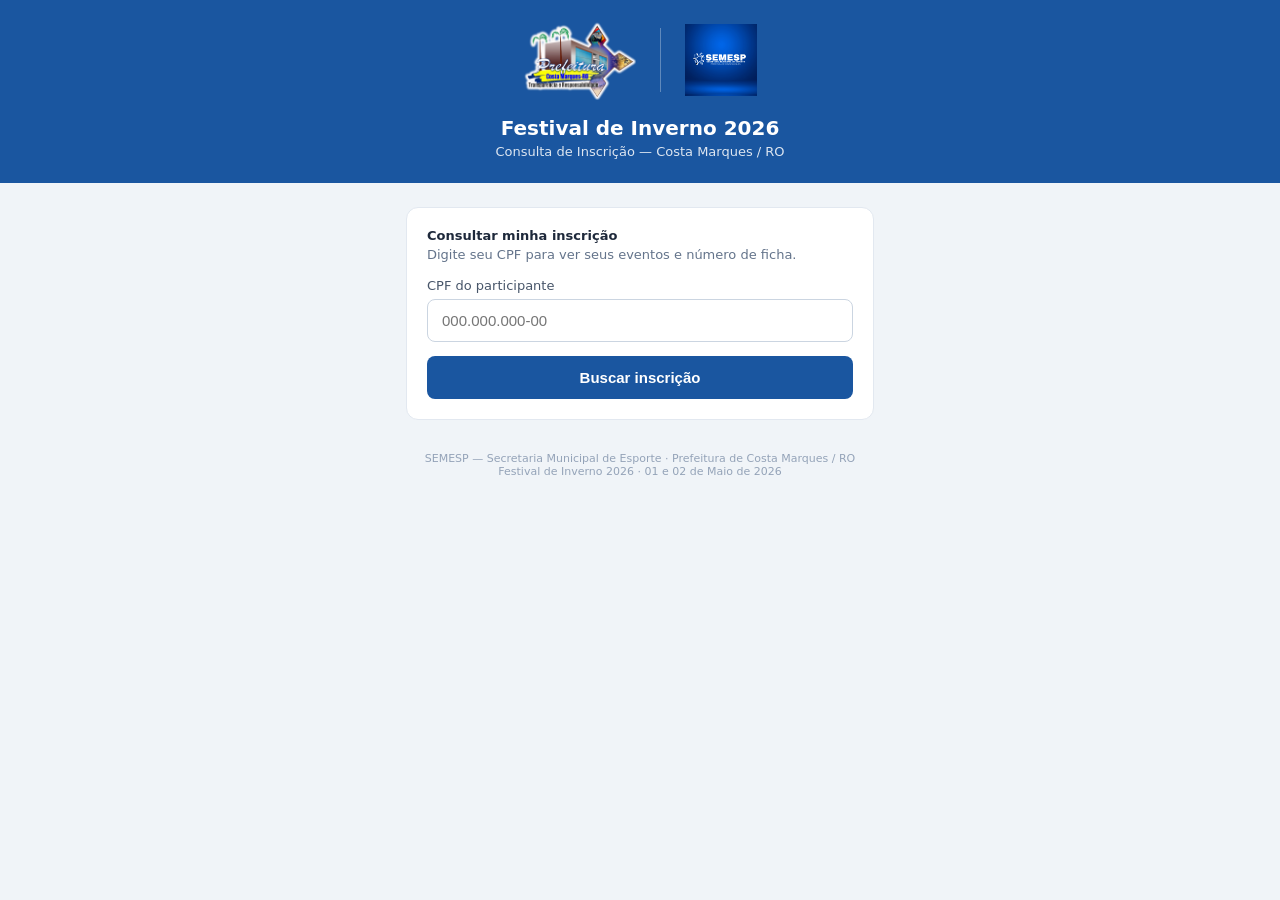
<file: consulta.html>
<!DOCTYPE html>
<html lang="pt-BR">
<head>
<meta charset="UTF-8">
<meta name="viewport" content="width=device-width, initial-scale=1.0">
<title>Consulta de Inscrição — Festival de Inverno</title>
<style>
  * { box-sizing: border-box; margin: 0; padding: 0; }
  body { font-family: system-ui, sans-serif; background: #f0f4f8; min-height: 100vh; }

  .header { background: #1a56a0; color: white; padding: 20px 16px 24px; text-align: center; }
  .header-logos { display: flex; align-items: center; justify-content: center; gap: 24px; margin-bottom: 16px; flex-wrap: wrap; }
  .logo-prefeitura { height: 80px; width: auto; object-fit: contain; }
  .logo-semesp { height: 72px; width: auto; object-fit: contain; }
  .header-divider { width: 1px; height: 64px; background: rgba(255,255,255,0.3); }
  .header h1 { font-size: 20px; font-weight: 700; margin-bottom: 4px; }
  .header p { font-size: 13px; opacity: 0.85; }

  .container { max-width: 500px; margin: 24px auto; padding: 0 16px 60px; }
  .card { background: white; border-radius: 12px; padding: 20px; margin-bottom: 16px; border: 1px solid #e2e8f0; }

  label { display: block; font-size: 13px; color: #475569; margin-bottom: 6px; }
  input[type=text] { width: 100%; padding: 12px 14px; border: 1px solid #cbd5e1; border-radius: 8px; font-size: 15px; color: #1e293b; outline: none; transition: border 0.2s; }
  input:focus { border-color: #1a56a0; box-shadow: 0 0 0 3px rgba(26,86,160,0.1); }
  input.campo-erro { border-color: #dc2626 !important; }

  .btn { width: 100%; padding: 13px; background: #1a56a0; color: white; border: none; border-radius: 8px; font-size: 15px; font-weight: 600; cursor: pointer; margin-top: 14px; transition: background 0.2s; }
  .btn:hover { background: #154794; }
  .btn:disabled { background: #94a3b8; cursor: not-allowed; }

  .msg { padding: 12px 14px; border-radius: 8px; font-size: 13px; margin-top: 12px; display: none; }
  .msg.erro { background: #fef2f2; border: 1px solid #fecaca; color: #dc2626; }
  .msg.info  { background: #eff6ff; border: 1px solid #bfdbfe; color: #1e40af; }

  /* Resultado */
  .resultado { display: none; margin-top: 16px; }

  .ficha-header { background: linear-gradient(135deg, #1a56a0, #2563eb); color: white; border-radius: 12px; padding: 20px; text-align: center; margin-bottom: 16px; }
  .ficha-label { font-size: 11px; opacity: 0.8; margin-bottom: 6px; text-transform: uppercase; letter-spacing: 0.06em; }
  .ficha-num { font-size: 38px; font-weight: 800; letter-spacing: 0.05em; }
  .ficha-status { display: inline-block; margin-top: 10px; background: rgba(255,255,255,0.2); padding: 3px 14px; border-radius: 12px; font-size: 12px; font-weight: 600; }

  .secao-titulo { font-size: 11px; font-weight: 700; color: #94a3b8; text-transform: uppercase; letter-spacing: 0.06em; margin: 16px 0 8px; }
  .dado-row { display: flex; justify-content: space-between; padding: 8px 0; border-bottom: 1px solid #f1f5f9; font-size: 13px; }
  .dado-row:last-child { border-bottom: none; }
  .dado-label { color: #64748b; }
  .dado-val { color: #1e293b; font-weight: 500; text-align: right; max-width: 60%; }

  .evento-item { border: 1px solid #e2e8f0; border-radius: 10px; padding: 12px 14px; margin-bottom: 10px; }
  .evento-item:last-child { margin-bottom: 0; }
  .evento-nome-txt { font-size: 14px; font-weight: 700; color: #1e293b; margin-bottom: 4px; }
  .evento-tipo-badge { display: inline-block; font-size: 10px; padding: 2px 8px; border-radius: 8px; font-weight: 600; margin-bottom: 8px; }
  .badge-areia { background: #fef3c7; color: #92400e; }
  .badge-agua  { background: #dbeafe; color: #1e40af; }
  .badge-ind   { background: #f0fdf4; color: #166534; }
  .parceiro-bloco { background: #f8faff; border: 1px solid #bfdbfe; border-radius: 8px; padding: 10px 12px; margin-top: 8px; }
  .parceiro-bloco-titulo { font-size: 10px; font-weight: 700; color: #1a56a0; text-transform: uppercase; letter-spacing: 0.05em; margin-bottom: 6px; }
  .parceiro-dado { font-size: 12px; color: #475569; margin-bottom: 2px; }
  .parceiro-dado:last-child { margin-bottom: 0; }

  .share-btn { display: block; width: 100%; padding: 12px; background: #25d366; color: white; border: none; border-radius: 8px; font-size: 14px; font-weight: 600; cursor: pointer; text-align: center; margin-top: 14px; text-decoration: none; }
  .nova-btn { display: block; width: 100%; padding: 11px; background: white; color: #1a56a0; border: 1px solid #1a56a0; border-radius: 8px; font-size: 14px; font-weight: 600; cursor: pointer; text-align: center; margin-top: 10px; text-decoration: none; }
  .nova-btn:hover { background: #eff6ff; }

  .footer { text-align: center; font-size: 11px; color: #94a3b8; margin-top: 32px; padding-bottom: 20px; }

  @media print {
    .btn, .share-btn, .nova-btn, .card:first-child, .msg { display: none !important; }
    body { background: white; }
    .resultado { display: block !important; }
    .ficha-header { background: #1a56a0 !important; -webkit-print-color-adjust: exact; print-color-adjust: exact; }
  }
</style>
</head>
<body>

<div class="header">
  <div class="header-logos">
    <img src="logogestao.png" alt="Prefeitura de Costa Marques" class="logo-prefeitura">
    <div class="header-divider"></div>
    <img src="10.png" alt="SEMESP" class="logo-semesp">
  </div>
  <h1>Festival de Inverno 2026</h1>
  <p>Consulta de Inscrição — Costa Marques / RO</p>
</div>

<div class="container">

  <!-- Formulário de consulta -->
  <div class="card" id="card-busca">
    <h2 style="font-size:13px;font-weight:600;color:#1e293b;margin-bottom:4px;">Consultar minha inscrição</h2>
    <p style="font-size:13px;color:#64748b;margin-bottom:16px;">Digite seu CPF para ver seus eventos e número de ficha.</p>

    <label>CPF do participante</label>
    <input type="text" id="cpf-busca" placeholder="000.000.000-00" maxlength="14"
      oninput="mascararCPF(this)" onkeydown="if(event.key==='Enter') buscar()">
    <div class="msg erro" id="msg-erro"></div>
    <div class="msg info" id="msg-info"></div>
    <button class="btn" id="btn-buscar" onclick="buscar()">Buscar inscrição</button>
  </div>

  <!-- Resultado -->
  <div class="resultado" id="resultado">

    <div class="ficha-header">
      <div class="ficha-label">Número da ficha</div>
      <div class="ficha-num" id="r-ficha">—</div>
      <div class="ficha-status">✅ Confirmado</div>
    </div>

    <div class="card" style="padding:16px 20px;">
      <div class="secao-titulo">Participante</div>
      <div id="r-dados"></div>

      <div class="secao-titulo">Eventos inscritos</div>
      <div id="r-eventos"></div>

      <a class="share-btn" id="r-share" href="#" target="_blank">Compartilhar no WhatsApp</a>
      <button class="btn" onclick="window.print()" style="background:#475569;margin-top:10px;">🖨️ Imprimir ficha</button>
      <a class="nova-btn" href="index.html">← Voltar ao formulário de inscrição</a>
    </div>

  </div>

  <div class="footer">
    SEMESP — Secretaria Municipal de Esporte · Prefeitura de Costa Marques / RO<br>
    Festival de Inverno 2026 · 01 e 02 de Maio de 2026
  </div>
</div>

<script>
const SUPABASE_URL = 'https://pjjqmoxccggsvfjjckhp.supabase.co';
const SUPABASE_KEY = 'sb_publishable_NG9lP5x2hkiU_rCIgCTkeA_O29A7aN1';

const MODALIDADES = {
  1: { nome: 'Vôlei de Areia', sub: 'Masculino', tipo: 'areia', dupla: true  },
  2: { nome: 'Vôlei de Areia', sub: 'Feminino',  tipo: 'areia', dupla: true  },
  3: { nome: 'Futevôlei',      sub: 'Masculino', tipo: 'areia', dupla: true  },
  4: { nome: 'Canoagem',       sub: 'Dupla',     tipo: 'agua',  dupla: true  },
  5: { nome: 'Caiaque',        sub: 'Individual',tipo: 'agua',  dupla: false },
  6: { nome: 'Natação',        sub: 'Individual',tipo: 'agua',  dupla: false },
};

function mascararCPF(el) {
  let v = el.value.replace(/\D/g,'').slice(0,11);
  if (v.length > 9)      v = v.replace(/(\d{3})(\d{3})(\d{3})(\d{1,2})/,'$1.$2.$3-$4');
  else if (v.length > 6) v = v.replace(/(\d{3})(\d{3})(\d+)/,'$1.$2.$3');
  else if (v.length > 3) v = v.replace(/(\d{3})(\d+)/,'$1.$2');
  el.value = v;
  el.classList.remove('campo-erro');
}

async function get(tabela, params = '') {
  const r = await fetch(`${SUPABASE_URL}/rest/v1/${tabela}?${params}`, {
    headers: { 'apikey': SUPABASE_KEY, 'Authorization': 'Bearer ' + SUPABASE_KEY }
  });
  return r.json();
}

function ocultarMsgs() {
  document.getElementById('msg-erro').style.display = 'none';
  document.getElementById('msg-info').style.display = 'none';
}

function mostrarErro(txt) {
  const el = document.getElementById('msg-erro');
  el.textContent = txt; el.style.display = 'block';
  document.getElementById('msg-info').style.display = 'none';
}

function mostrarInfo(txt) {
  const el = document.getElementById('msg-info');
  el.textContent = txt; el.style.display = 'block';
  document.getElementById('msg-erro').style.display = 'none';
}

async function buscar() {
  const cpfEl  = document.getElementById('cpf-busca');
  const cpf    = cpfEl.value.trim();
  const btn    = document.getElementById('btn-buscar');
  ocultarMsgs();
  document.getElementById('resultado').style.display = 'none';

  if (!cpf || cpf.replace(/\D/g,'').length < 11) {
    cpfEl.classList.add('campo-erro');
    mostrarErro('Digite um CPF válido para continuar.');
    return;
  }

  btn.disabled = true;
  btn.textContent = 'Buscando...';

  try {
    // Busca participante pelo CPF
    const participantes = await get('participantes', `cpf=eq.${encodeURIComponent(cpf)}&limit=1`);

    if (!participantes || participantes.length === 0) {
      mostrarErro('Nenhuma inscrição encontrada para este CPF. Verifique os dígitos ou acesse o formulário para se inscrever.');
      btn.disabled = false;
      btn.textContent = 'Buscar inscrição';
      return;
    }

    const p = participantes[0];
    const inscricoes = await get('inscricoes', `participante_id=eq.${p.id}`);

    if (!inscricoes || inscricoes.length === 0) {
      mostrarInfo('Participante encontrado, mas sem inscrições em eventos. Entre em contato com a SEMESP.');
      btn.disabled = false;
      btn.textContent = 'Buscar inscrição';
      return;
    }

    // Preenche o resultado
    const ficha = inscricoes[0].numero_ficha || '—';
    document.getElementById('r-ficha').textContent = ficha;

    const sexoTxt = p.sexo === 'M' ? '♂ Masculino' : p.sexo === 'F' ? '♀ Feminino' : '—';
    const nascTxt = p.data_nascimento ? new Date(p.data_nascimento + 'T00:00:00').toLocaleDateString('pt-BR') : '—';
    const dataTxt = p.criado_em ? new Date(p.criado_em).toLocaleString('pt-BR') : '—';

    document.getElementById('r-dados').innerHTML = `
      <div class="dado-row"><span class="dado-label">Nome</span><span class="dado-val">${p.nome_completo}</span></div>
      <div class="dado-row"><span class="dado-label">CPF</span><span class="dado-val">${p.cpf||'—'}</span></div>
      <div class="dado-row"><span class="dado-label">Sexo</span><span class="dado-val">${sexoTxt}</span></div>
      <div class="dado-row"><span class="dado-label">Nascimento</span><span class="dado-val">${nascTxt}</span></div>
      <div class="dado-row"><span class="dado-label">Telefone</span><span class="dado-val">${p.telefone||'—'}</span></div>
      <div class="dado-row"><span class="dado-label">Cidade / UF</span><span class="dado-val">${p.cidade||'—'} / ${p.uf||'—'}</span></div>
      <div class="dado-row"><span class="dado-label">Inscrito em</span><span class="dado-val">${dataTxt}</span></div>`;

    document.getElementById('r-eventos').innerHTML = inscricoes.map(i => {
      const m = MODALIDADES[i.modalidade_id];
      if (!m) return '';
      const badgeCls = m.tipo === 'areia' ? 'badge-areia' : m.dupla ? 'badge-agua' : 'badge-ind';
      const badgeTxt = m.tipo === 'areia' ? 'Esporte de Areia' : m.dupla ? 'Esporte Aquático' : 'Individual';

      let parceiroHtml = '';
      if (m.dupla && i.parceiro_nome) {
        parceiroHtml = `<div class="parceiro-bloco">
          <div class="parceiro-bloco-titulo">Parceiro(a)</div>
          <div class="parceiro-dado"><strong>${i.parceiro_nome}</strong></div>
          ${i.parceiro_cpf ? `<div class="parceiro-dado">CPF: ${i.parceiro_cpf}</div>` : ''}
          ${i.parceiro_telefone ? `<div class="parceiro-dado">Tel: ${i.parceiro_telefone}</div>` : ''}
          ${i.parceiro_cidade ? `<div class="parceiro-dado">Cidade: ${i.parceiro_cidade}</div>` : ''}
        </div>`;
      }

      return `<div class="evento-item">
        <div class="evento-nome-txt">${m.nome} — ${m.sub}</div>
        <span class="evento-tipo-badge ${badgeCls}">${badgeTxt}</span>
        ${parceiroHtml}
      </div>`;
    }).join('');

    // Botão WhatsApp
    const eventosStr = inscricoes.map(i => {
      const m = MODALIDADES[i.modalidade_id];
      return m ? `${m.nome} ${m.sub}` : '';
    }).filter(Boolean).join(', ');
    const msg = encodeURIComponent(
      `Minha inscrição no Festival de Inverno 2026 — Costa Marques/RO\n` +
      `Ficha: *${ficha}*\nEventos: ${eventosStr}\nData: 01 e 02 de Maio de 2026`
    );
    document.getElementById('r-share').href = `https://wa.me/?text=${msg}`;

    document.getElementById('resultado').style.display = 'block';
    document.getElementById('resultado').scrollIntoView({ behavior: 'smooth', block: 'start' });

  } catch (err) {
    mostrarErro('Erro na consulta. Verifique sua conexão e tente novamente.');
  }

  btn.disabled = false;
  btn.textContent = 'Buscar inscrição';
}
</script>
</body>
</html>
</file>
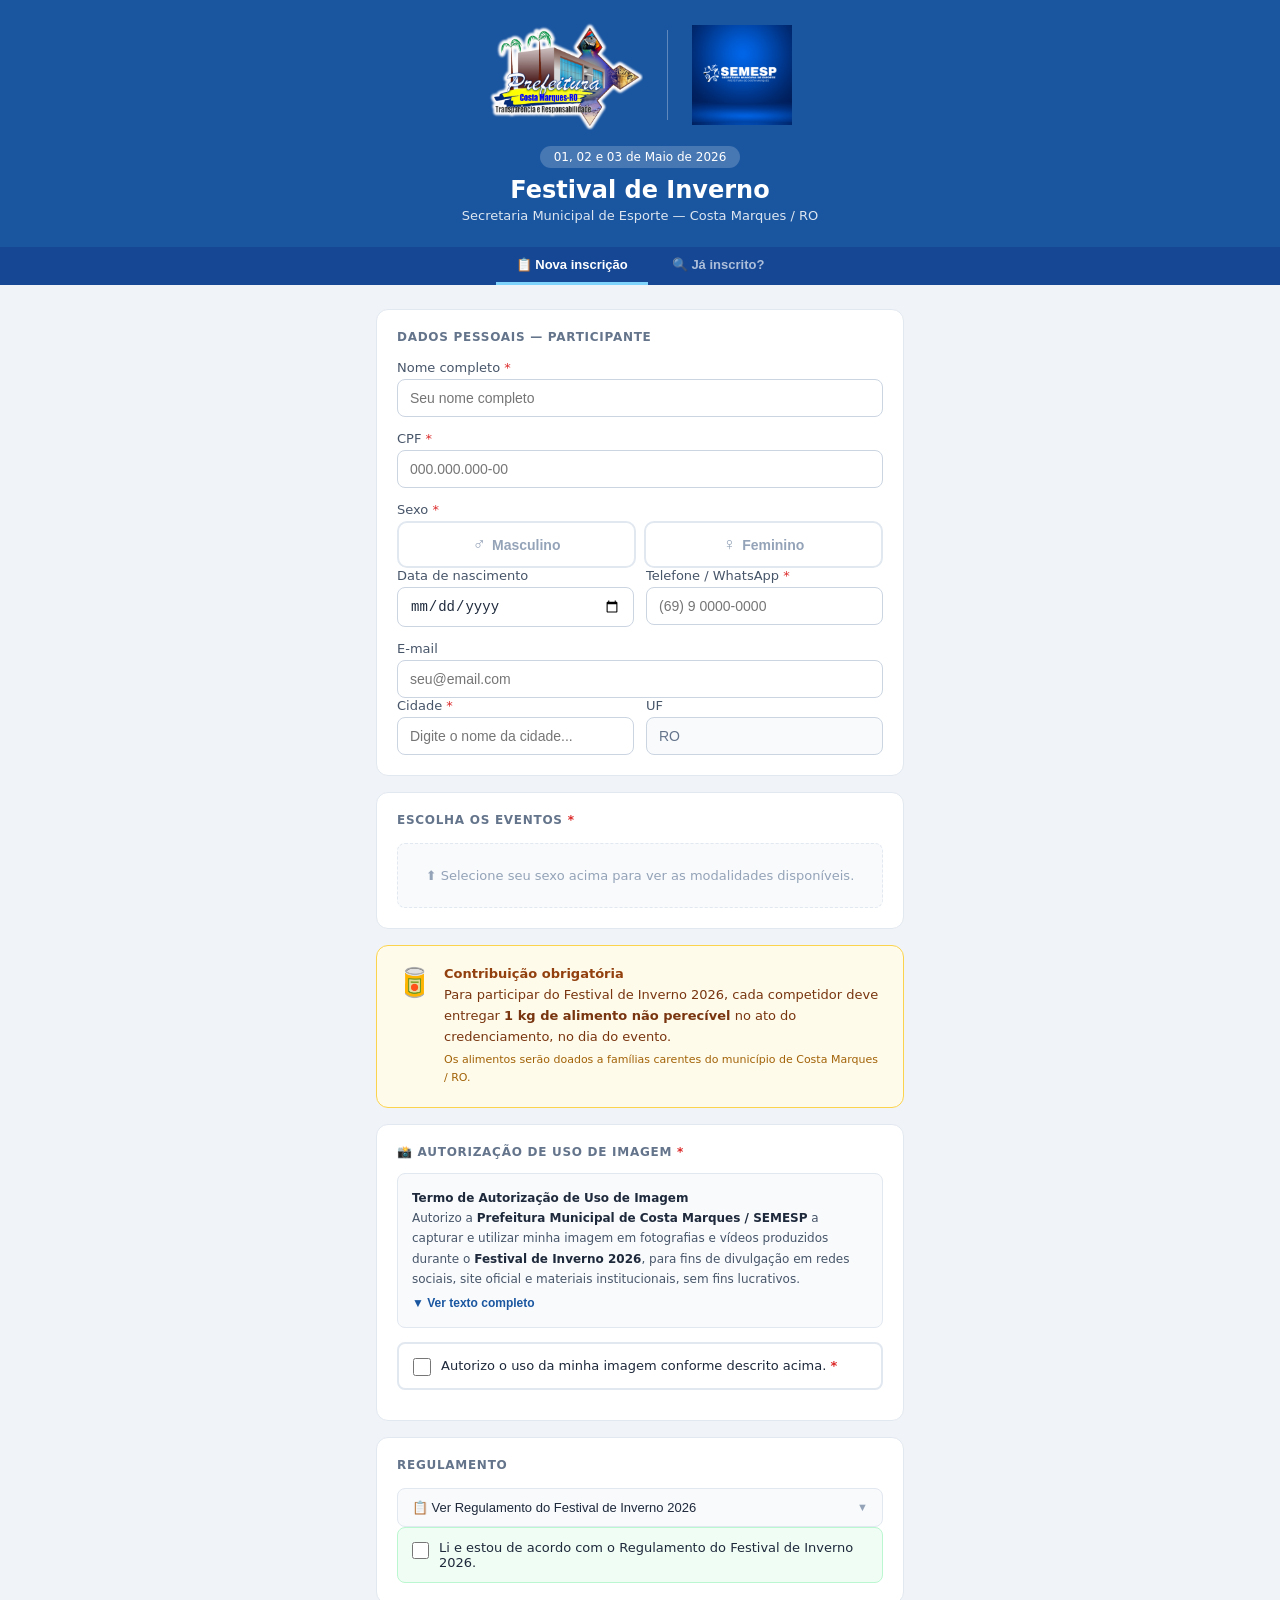
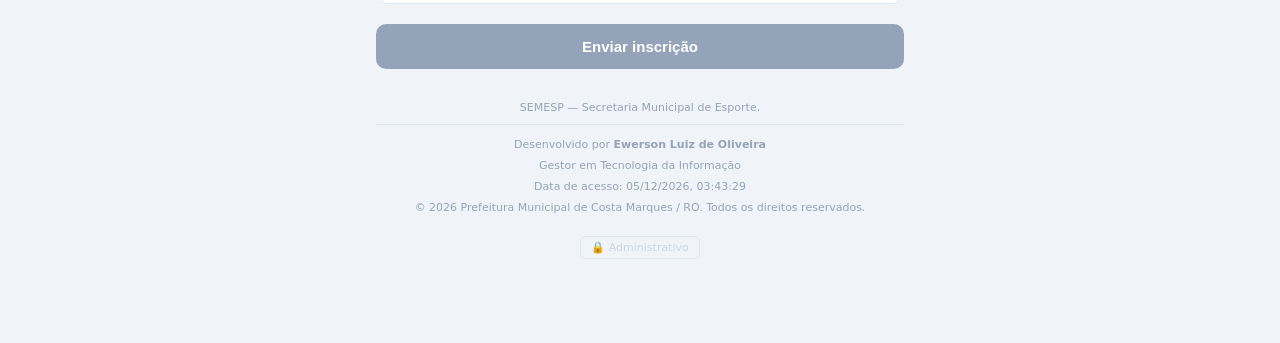
<file: index_old.html>
<!DOCTYPE html>
<!--
  Sistema de Inscrições — Festival de Inverno 2026
  © 2026 Ewerson Luiz de Oliveira
  Gestor em Tecnologia da Informação
  Prefeitura de Costa Marques / RO
  Todos os direitos reservados.
-->
<html lang="pt-BR">
<head>
<meta charset="UTF-8">
<meta name="viewport" content="width=device-width, initial-scale=1.0">
<title>Festival de Inverno — Inscrições</title>
<style>
  * { box-sizing: border-box; margin: 0; padding: 0; }
  body { font-family: system-ui, sans-serif; background: #f0f4f8; min-height: 100vh; }

  .header { background: #1a56a0; color: white; padding: 20px 16px 24px; text-align: center; }
  .header-logos { display: flex; align-items: center; justify-content: center; gap: 24px; margin-bottom: 16px; flex-wrap: wrap; }
  .logo-prefeitura { height: 110px; width: auto; object-fit: contain; }
  .logo-semesp { height: 100px; width: auto; object-fit: contain; }
  .header-divider { width: 1px; height: 90px; background: rgba(255,255,255,0.3); }
  .badge { display: inline-block; background: rgba(255,255,255,0.2); padding: 4px 14px; border-radius: 20px; font-size: 12px; margin-bottom: 8px; }
  .header h1 { font-size: 24px; font-weight: 700; margin-bottom: 4px; }
  .header p { font-size: 13px; opacity: 0.85; }

  /* ── Nav tabs ── */
  .nav-tabs { background: #154794; display: flex; justify-content: center; gap: 4px; padding: 0 16px; }
  .nav-tab { padding: 10px 20px; font-size: 13px; font-weight: 600; color: rgba(255,255,255,0.65); cursor: pointer; border-bottom: 3px solid transparent; transition: all 0.2s; background: none; border-top: none; border-left: none; border-right: none; }
  .nav-tab:hover { color: rgba(255,255,255,0.9); }
  .nav-tab.ativo { color: white; border-bottom-color: #7dd3fc; }

  .container { max-width: 560px; margin: 24px auto; padding: 0 16px 60px; }
  .card { background: white; border-radius: 12px; padding: 20px; margin-bottom: 16px; border: 1px solid #e2e8f0; }
  .card h2 { font-size: 12px; font-weight: 600; color: #64748b; text-transform: uppercase; letter-spacing: 0.06em; margin-bottom: 16px; }

  label.campo { display: block; font-size: 13px; color: #475569; margin-bottom: 4px; margin-top: 14px; }
  label.campo:first-of-type { margin-top: 0; }
  .obrigatorio { color: #dc2626; }

  input[type=text], input[type=email], input[type=tel], input[type=date] {
    width: 100%; padding: 10px 12px; border: 1px solid #cbd5e1;
    border-radius: 8px; font-size: 14px; color: #1e293b;
    outline: none; transition: border 0.2s; background: white;
  }
  input:focus { border-color: #1a56a0; box-shadow: 0 0 0 3px rgba(26,86,160,0.1); }
  input[readonly] { background: #f8fafc; color: #64748b; cursor: default; }

  .row { display: grid; grid-template-columns: 1fr 1fr; gap: 12px; }

  /* ── Sexo toggle ── */
  .sexo-toggle { display: grid; grid-template-columns: 1fr 1fr; gap: 8px; margin-top: 4px; }
  .sexo-btn {
    padding: 11px 8px; border: 2px solid #e2e8f0; border-radius: 10px;
    font-size: 14px; font-weight: 600; cursor: pointer; background: white;
    color: #94a3b8; transition: all 0.15s; display: flex; align-items: center;
    justify-content: center; gap: 6px; user-select: none;
  }
  .sexo-btn:hover { border-color: #93c5fd; color: #1a56a0; }
  .sexo-btn.ativo-m { border-color: #1a56a0; background: #eff6ff; color: #1a56a0; }
  .sexo-btn.ativo-f { border-color: #be185d; background: #fdf2f8; color: #be185d; }
  .sexo-icone { font-size: 18px; }

  /* ── Cidade autocomplete ── */
  .cidade-wrap { position: relative; }
  .cidade-lista { position: absolute; top: 100%; left: 0; right: 0; background: white; border: 1px solid #cbd5e1; border-top: none; border-radius: 0 0 8px 8px; max-height: 200px; overflow-y: auto; z-index: 99; display: none; box-shadow: 0 4px 12px rgba(0,0,0,0.1); }
  .cidade-lista.aberta { display: block; }
  .cidade-item { padding: 10px 12px; font-size: 13px; color: #1e293b; cursor: pointer; border-bottom: 1px solid #f1f5f9; }
  .cidade-item:last-child { border-bottom: none; }
  .cidade-item:hover, .cidade-item.ativo { background: #eff6ff; color: #1a56a0; }
  .cidade-item strong { color: #1a56a0; font-weight: 700; }

  /* ── Eventos ── */
  .section-cat { font-size: 11px; font-weight: 600; color: #94a3b8; text-transform: uppercase; letter-spacing: 0.08em; margin: 16px 0 8px; }
  .section-cat:first-of-type { margin-top: 0; }
  .eventos-grid { display: grid; grid-template-columns: 1fr 1fr; gap: 8px; }

  .evento-wrapper { display: block; }
  .evento-wrapper.oculto { display: none; }

  .evento-card { border: 2px solid #e2e8f0; border-radius: 10px; padding: 12px; cursor: pointer; transition: all 0.15s; user-select: none; background: white; }
  .evento-card:hover { border-color: #93c5fd; background: #f8faff; }
  .evento-card.selecionado { border-color: #1a56a0; background: #eff6ff; }
  .evento-card.selecionado .check { opacity: 1; }
  .evento-card.feminino-selecionado { border-color: #be185d; background: #fdf2f8; }
  .evento-card.feminino-selecionado .check { opacity: 1; background: #be185d; }
  .evento-header { display: flex; justify-content: space-between; align-items: flex-start; }
  .evento-nome { font-size: 13px; font-weight: 600; color: #1e293b; line-height: 1.3; }
  .evento-sub { font-size: 11px; color: #64748b; margin-top: 3px; }
  .evento-tipo { font-size: 10px; padding: 3px 8px; border-radius: 10px; display: inline-block; margin-top: 8px; font-weight: 500; }
  .tipo-areia { background: #fef3c7; color: #92400e; }
  .tipo-agua { background: #dbeafe; color: #1e40af; }
  .tipo-individual { background: #f0fdf4; color: #166534; }
  .check { width: 18px; height: 18px; border-radius: 50%; display: flex; align-items: center; justify-content: center; flex-shrink: 0; transition: all 0.15s; opacity: 0; background: #1a56a0; }
  .check::after { content: ''; width: 5px; height: 9px; border: 2px solid white; border-top: none; border-left: none; transform: rotate(45deg) translate(-1px, -1px); display: block; }

  /* Aviso feminino (aquáticos) */
  .aviso-feminino {
    display: none; margin-top: 8px;
    background: #fff7ed; border: 1px solid #fed7aa;
    border-radius: 8px; padding: 10px 12px;
    font-size: 12px; color: #9a3412; line-height: 1.5;
  }
  .aviso-feminino.visivel { display: flex; gap: 8px; align-items: flex-start; }
  .aviso-feminino-icone { font-size: 16px; flex-shrink: 0; margin-top: 1px; }

  /* Bloqueio de modalidade */
  .eventos-bloqueio {
    text-align: center; padding: 24px 16px; color: #94a3b8;
    font-size: 13px; background: #f8fafc; border-radius: 8px;
    border: 1px dashed #e2e8f0; display: none;
  }
  .eventos-bloqueio.visivel { display: block; }
  .eventos-conteudo { display: none; }
  .eventos-conteudo.visivel { display: block; }

  /* Parceiro */
  .parceiro-box { display: none; margin-top: 10px; background: #f8faff; border: 1px solid #bfdbfe; border-radius: 8px; padding: 12px; }
  .parceiro-box.visivel { display: block; }
  .parceiro-box.feminino { background: #fdf2f8; border-color: #fbcfe8; }
  .parceiro-titulo { font-size: 11px; font-weight: 600; color: #1a56a0; text-transform: uppercase; letter-spacing: 0.06em; margin-bottom: 10px; }
  .parceiro-box.feminino .parceiro-titulo { color: #be185d; }
  .parceiro-restricao { font-size: 10px; font-weight: 500; padding: 2px 8px; border-radius: 8px; display: inline-block; margin-left: 6px; vertical-align: middle; }
  .restricao-m { background: #dbeafe; color: #1e40af; }
  .restricao-f { background: #fce7f3; color: #9d174d; }
  .parceiro-box label.campo { font-size: 12px; margin-top: 8px; }
  .parceiro-box label.campo:first-of-type { margin-top: 0; }
  .parceiro-box input { font-size: 13px; padding: 8px 10px; }

  /* ── Autorização de imagem ── */
  .autorizacao-card {
    background: white; border-radius: 12px; padding: 20px;
    margin-bottom: 16px; border: 1px solid #e2e8f0;
  }
  .autorizacao-card h2 { font-size: 12px; font-weight: 600; color: #64748b; text-transform: uppercase; letter-spacing: 0.06em; margin-bottom: 14px; }

  .termo-box {
    background: #f8fafc; border: 1px solid #e2e8f0; border-radius: 8px;
    padding: 14px; font-size: 12px; color: #475569; line-height: 1.7;
    margin-bottom: 14px;
  }
  .termo-box strong { color: #1e293b; }

  .termo-ver-mais { display: none; }
  .termo-ver-mais.visivel { display: block; margin-top: 8px; border-top: 1px solid #e2e8f0; padding-top: 8px; }
  .termo-toggle { background: none; border: none; color: #1a56a0; font-size: 12px; cursor: pointer; font-weight: 600; padding: 0; margin-top: 6px; }

  .checkbox-linha {
    display: flex; align-items: flex-start; gap: 10px;
    padding: 12px 14px; border-radius: 8px; cursor: pointer;
    transition: background 0.15s; border: 2px solid #e2e8f0;
    margin-bottom: 10px;
  }
  .checkbox-linha:hover { background: #f8faff; border-color: #93c5fd; }
  .checkbox-linha.marcado { background: #eff6ff; border-color: #1a56a0; }
  .checkbox-linha.marcado-menor { background: #fdf2f8; border-color: #be185d; }
  .checkbox-linha input[type=checkbox] { margin-top: 2px; flex-shrink: 0; width: 18px; height: 18px; accent-color: #1a56a0; cursor: pointer; }
  .checkbox-label { font-size: 13px; color: #1e293b; line-height: 1.5; user-select: none; }
  .checkbox-label span { color: #dc2626; font-weight: 700; }

  .menor-aviso {
    display: none; background: #fdf2f8; border: 1px solid #fbcfe8;
    border-radius: 8px; padding: 12px 14px; margin-bottom: 10px;
  }
  .menor-aviso.visivel { display: block; }
  .menor-aviso-titulo { font-size: 11px; font-weight: 700; color: #be185d; text-transform: uppercase; letter-spacing: 0.05em; margin-bottom: 8px; display: flex; align-items: center; gap: 6px; }

  .autorizacao-nao-aceita { border-color: #fecaca !important; background: #fef2f2 !important; }

  /* Botão e erros */
  .btn { width: 100%; padding: 14px; background: #1a56a0; color: white; border: none; border-radius: 10px; font-size: 15px; font-weight: 600; cursor: pointer; transition: background 0.2s; margin-top: 4px; }
  .btn:hover { background: #154794; }
  .btn:disabled { background: #94a3b8; cursor: not-allowed; }
  .msg-erro { background: #fef2f2; border: 1px solid #fecaca; color: #dc2626; padding: 10px 14px; border-radius: 8px; font-size: 13px; margin-bottom: 12px; display: none; }

  /* ── Erro CPF duplicado — com ações ── */
  .erro-ja-inscrito { display: none; margin-bottom: 12px; }
  .erro-ja-inscrito-header {
    background: #fef3c7; border: 1px solid #fcd34d; border-radius: 10px 10px 0 0;
    padding: 12px 14px; display: flex; align-items: flex-start; gap: 10px;
  }
  .erro-ja-inscrito-header.sem-acoes { border-radius: 10px; }
  .erro-ja-icone { font-size: 20px; flex-shrink: 0; }
  .erro-ja-texto { font-size: 13px; color: #78350f; line-height: 1.5; }
  .erro-ja-texto strong { display: block; font-size: 14px; color: #92400e; margin-bottom: 2px; }
  .erro-ja-acoes {
    border: 1px solid #fcd34d; border-top: none; border-radius: 0 0 10px 10px;
    background: #fffbeb; padding: 10px 12px; display: flex; gap: 8px; flex-wrap: wrap;
  }
  .btn-acao {
    flex: 1; min-width: 140px; padding: 9px 14px; border-radius: 8px;
    font-size: 13px; font-weight: 600; cursor: pointer; text-align: center;
    transition: all 0.15s; border: 1px solid;
  }
  .btn-acao-primary { background: #1a56a0; color: white; border-color: #1a56a0; }
  .btn-acao-primary:hover { background: #154794; }
  .btn-acao-outline { background: white; color: #1a56a0; border-color: #bfdbfe; }
  .btn-acao-outline:hover { background: #eff6ff; }

  /* Sucesso */
  .sucesso { display: none; text-align: center; padding: 40px 20px; }
  .sucesso-icone { font-size: 56px; margin-bottom: 16px; }
  .sucesso h2 { font-size: 22px; font-weight: 700; color: #1a56a0; margin-bottom: 6px; }
  .sucesso p { font-size: 14px; color: #475569; line-height: 1.6; }
  .numero-ficha { font-size: 36px; font-weight: 800; color: #1a56a0; margin: 16px 0 8px; letter-spacing: 0.05em; }
  .ficha-box { background: #eff6ff; border: 2px solid #bfdbfe; border-radius: 12px; padding: 20px; margin: 16px 0; }
  .share-btn { display: inline-block; margin-top: 16px; padding: 12px 24px; background: #25d366; color: white; border-radius: 10px; font-size: 14px; font-weight: 600; text-decoration: none; }

  /* ── Seção Consulta / Adição ── */
  #secao-consulta { display: none; }

  .consulta-busca-wrap { display: flex; gap: 8px; }
  .consulta-busca-wrap input { flex: 1; }
  .btn-buscar { padding: 10px 18px; background: #1a56a0; color: white; border: none; border-radius: 8px; font-size: 13px; font-weight: 600; cursor: pointer; white-space: nowrap; }
  .btn-buscar:hover { background: #154794; }
  .btn-buscar:disabled { background: #94a3b8; cursor: not-allowed; }

  .consulta-resultado { display: none; margin-top: 16px; }
  .consulta-perfil { background: #f8fafc; border: 1px solid #e2e8f0; border-radius: 10px; padding: 14px; margin-bottom: 14px; }
  .consulta-perfil-nome { font-size: 15px; font-weight: 700; color: #1e293b; margin-bottom: 2px; }
  .consulta-perfil-sub { font-size: 12px; color: #64748b; }
  .consulta-ficha-num { font-size: 13px; font-weight: 700; color: #1a56a0; margin-top: 6px; }

  .consulta-secao-titulo { font-size: 11px; font-weight: 600; color: #64748b; text-transform: uppercase; letter-spacing: 0.06em; margin-bottom: 8px; }

  .consulta-mod-atual { display: flex; flex-wrap: wrap; gap: 6px; margin-bottom: 14px; }
  .tag-modal { display: inline-flex; align-items: center; gap: 5px; padding: 5px 10px; border-radius: 8px; font-size: 12px; font-weight: 500; background: #dbeafe; color: #1e40af; }
  .tag-modal-check { font-size: 11px; }

  .consulta-novas-titulo { font-size: 13px; font-weight: 600; color: #1e293b; margin-bottom: 10px; }
  .consulta-sem-novas { background: #f0fdf4; border: 1px solid #bbf7d0; border-radius: 8px; padding: 12px 14px; font-size: 13px; color: #166534; text-align: center; }
  .consulta-encerrada { background: #fef2f2; border: 1px solid #fecaca; border-radius: 8px; padding: 12px 14px; font-size: 13px; color: #dc2626; text-align: center; }

  .consulta-erro { background: #fef2f2; border: 1px solid #fecaca; color: #dc2626; padding: 10px 14px; border-radius: 8px; font-size: 13px; display: none; margin-top: 10px; }

  /* Footer */
  .footer { text-align: center; font-size: 11px; color: #94a3b8; margin-top: 32px; }
  .admin-link {
    display: inline-block; margin-top: 18px; color: #cbd5e1;
    font-size: 11px; text-decoration: none; padding: 4px 10px;
    border-radius: 6px; border: 1px solid #e2e8f0;
    transition: all 0.2s;
  }
  .admin-link:hover { color: #64748b; border-color: #cbd5e1; background: #f8fafc; }


  .tipo-pesca { background: #ecfdf5; color: #065f46; }
  .membro-secao { margin-top: 14px; padding-top: 12px; border-top: 1px dashed #bfdbfe; }
  .parceiro-box.feminino .membro-secao { border-top-color: #fbcfe8; }
  .membro-label { font-size: 11px; font-weight: 700; color: #334155; margin-bottom: 8px; display: flex; align-items: center; gap: 6px; }
  .opcional-tag { font-size: 10px; font-weight: 500; background: #f1f5f9; color: #94a3b8; padding: 2px 7px; border-radius: 6px; }
  .equipe-info { font-size: 11px; color: #64748b; background: #f0f9ff; border: 1px solid #bae6fd; border-radius: 6px; padding: 7px 10px; margin-bottom: 10px; line-height: 1.5; }
  .evento-icone { text-align:center; margin-bottom:10px; line-height:0; transition:all .22s ease; border-radius:10px; padding:4px; }
  .evento-icone svg { height:58px; width:auto; max-width:100%; display:block; margin:0 auto; transition:height .22s ease; }
  .evento-card.selecionado .evento-icone, .evento-card.feminino-selecionado .evento-icone { padding:10px 8px 8px; margin-bottom:14px; }
  .evento-card.selecionado .evento-icone { background:rgba(26,86,160,0.1); }
  .evento-card.feminino-selecionado .evento-icone { background:rgba(190,24,93,0.08); }
  .evento-card.selecionado .evento-icone svg, .evento-card.feminino-selecionado .evento-icone svg { height:82px; }
  .reg-toggle { width: 100%; text-align: left; padding: 11px 14px; background: #f8fafc; border: 1px solid #e2e8f0; border-radius: 8px; cursor: pointer; font-size: 13px; color: #1e293b; display: flex; justify-content: space-between; align-items: center; transition: background 0.15s; }
  .reg-toggle:hover { background: #eff6ff; border-color: #93c5fd; }
  .reg-seta { font-size: 11px; color: #94a3b8; transition: transform 0.2s; }
  .reg-seta.aberto { transform: rotate(180deg); }
  .reg-conteudo { display: none; padding: 14px 14px 6px; border: 1px solid #e2e8f0; border-top: none; border-radius: 0 0 8px 8px; margin-bottom: 14px; }
  .reg-conteudo.aberto { display: block; }

  .cb-membro-autorizacao { margin-top: 10px; padding: 8px 10px; background: #f0fdf4; border: 1px solid #bbf7d0; border-radius: 8px; display: none; }
  .cb-membro-autorizacao.visivel { display: block; }
  .cb-membro-autorizacao label { font-size: 11px; color: #166534; display: flex; gap: 8px; align-items: flex-start; cursor: pointer; line-height: 1.5; }
  .cb-membro-autorizacao input[type=checkbox] { margin-top: 2px; flex-shrink: 0; accent-color: #16a34a; }
  .parceiro-box.feminino .cb-membro-autorizacao { background: #fdf2f8; border-color: #fbcfe8; }
  .parceiro-box.feminino .cb-membro-autorizacao label { color: #9d174d; }
  .reg-texto { font-size: 12px; color: #475569; line-height: 1.8; }
  .reg-texto h3 { font-size: 13px; color: #1e293b; margin-bottom: 10px; font-weight: 700; }
  .reg-texto h4 { font-size: 12px; color: #1a56a0; margin: 14px 0 6px; font-weight: 600; }
  .reg-texto ul { padding-left: 18px; margin-bottom: 8px; }
  .reg-texto li { margin-bottom: 4px; }
  .reg-provisorio { background: #fef9c3; border: 1px solid #fde68a; border-radius: 6px; padding: 8px 10px; font-size: 11px; color: #78350f; margin-top: 10px; }
  .reg-check-label { display: flex; align-items: flex-start; gap: 10px; font-size: 13px; color: #1e293b; cursor: pointer; padding: 12px 14px; background: #f0fdf4; border: 1px solid #bbf7d0; border-radius: 8px; }
  .reg-check-label input[type=checkbox] { margin-top: 2px; flex-shrink: 0; width: 17px; height: 17px; accent-color: #1a56a0; cursor: pointer; }

  @media (max-width: 400px) {
    .row { grid-template-columns: 1fr; }
    .eventos-grid { grid-template-columns: 1fr; }
    .header-divider { display: none; }
    .sexo-toggle { grid-template-columns: 1fr; }
    .consulta-busca-wrap { flex-direction: column; }
    .btn-acao { min-width: 100%; }
  }
</style>
</head>
<body>

<div class="header">
  <div class="header-logos">
    <img src="logogestao.png" alt="Prefeitura de Costa Marques" class="logo-prefeitura">
    <div class="header-divider"></div>
    <img src="10.png" alt="SEMESP" class="logo-semesp">
  </div>
  <div class="badge">01, 02 e 03 de Maio de 2026</div>
  <h1>Festival de Inverno</h1>
  <p>Secretaria Municipal de Esporte — Costa Marques / RO</p>
</div>

<!-- Nav tabs -->
<div class="nav-tabs">
  <button class="nav-tab ativo" id="tab-inscricao" onclick="mudarTab('inscricao')">📋 Nova inscrição</button>
  <button class="nav-tab" id="tab-consulta" onclick="mudarTab('consulta')">🔍 Já inscrito?</button>
</div>

<div class="container">

  <!-- ══════════════════════════════════════════════════════ -->
  <!--  ABA 1 — FORMULÁRIO NOVO                              -->
  <!-- ══════════════════════════════════════════════════════ -->
  <div id="aba-inscricao">
    <div id="formulario">

      <!-- ── DADOS PESSOAIS ── -->
      <div class="card">
        <h2>Dados pessoais — Participante</h2>

        <label class="campo">Nome completo <span class="obrigatorio">*</span></label>
        <input type="text" id="nome" placeholder="Seu nome completo" autocomplete="name">

        <label class="campo">CPF <span class="obrigatorio">*</span></label>
        <input type="text" id="cpf" placeholder="000.000.000-00" maxlength="14">

        <label class="campo">Sexo <span class="obrigatorio">*</span></label>
        <div class="sexo-toggle">
          <button type="button" id="sexo-btn-m" class="sexo-btn" onclick="selecionarSexo('M')">
            <span class="sexo-icone">♂</span> Masculino
          </button>
          <button type="button" id="sexo-btn-f" class="sexo-btn" onclick="selecionarSexo('F')">
            <span class="sexo-icone">♀</span> Feminino
          </button>
        </div>
        <input type="hidden" id="sexo" value="">

        <div class="row">
          <div>
            <label class="campo">Data de nascimento</label>
            <input type="date" id="nascimento" oninput="verificarMenor()">
          </div>
          <div>
            <label class="campo">Telefone / WhatsApp <span class="obrigatorio">*</span></label>
            <input type="tel" id="telefone" placeholder="(69) 9 0000-0000">
          </div>
        </div>

        <label class="campo">E-mail</label>
        <input type="email" id="email" placeholder="seu@email.com" autocomplete="email">

        <div class="row">
          <div>
            <label class="campo">Cidade <span class="obrigatorio">*</span></label>
            <div class="cidade-wrap" id="cidade-wrap">
              <input type="text" id="cidade" placeholder="Digite o nome da cidade..." autocomplete="off"
                oninput="filtrarCidades()" onkeydown="navegarCidades(event)" onfocus="filtrarCidades()">
              <div class="cidade-lista" id="cidade-lista"></div>
            </div>
            <input type="hidden" id="cidade-valor">
          </div>
          <div>
            <label class="campo">UF</label>
            <input type="text" id="uf" value="RO" readonly>
          </div>
        </div>
      </div>

      <!-- ── EVENTOS ── -->
      <div class="card">
        <h2>Escolha os eventos <span class="obrigatorio">*</span></h2>

        <div class="eventos-bloqueio visivel" id="eventos-bloqueio">
          ⬆️ Selecione seu sexo acima para ver as modalidades disponíveis.
        </div>

        <div class="eventos-conteudo" id="eventos-conteudo">

          <!-- AREIA -->
          <div class="section-cat" id="cat-areia">Esportes de areia</div>
          <div class="eventos-grid">

            <div class="evento-wrapper" id="wrapper-ev1">
              <div class="evento-card" id="ev1" onclick="toggleEvento(1)">
                <div class="evento-icone"><svg viewBox="0 0 80 60" xmlns="http://www.w3.org/2000/svg">
      <rect x="0" y="50" width="80" height="10" fill="#fde68a"/>
      <rect x="0" y="46" width="80" height="6" fill="#f59e0b" opacity=".25"/>
      <line x1="40" y1="10" x2="40" y2="50" stroke="#94a3b8" stroke-width="1.8"/>
      <rect x="34" y="10" width="12" height="2.5" rx="1" fill="#475569"/>
      <line x1="34" y1="18" x2="46" y2="18" stroke="#cbd5e1" stroke-width=".7"/>
      <line x1="34" y1="26" x2="46" y2="26" stroke="#cbd5e1" stroke-width=".7"/>
      <line x1="34" y1="34" x2="46" y2="34" stroke="#cbd5e1" stroke-width=".7"/>
      <line x1="34" y1="42" x2="46" y2="42" stroke="#cbd5e1" stroke-width=".7"/>
      <circle cx="20" cy="8" r="5.5" fill="white" stroke="#e2e8f0" stroke-width="1"/>
      <path d="M14.5 5Q20 8 25.5 5" fill="none" stroke="#94a3b8" stroke-width=".8"/>
      <path d="M14.5 11Q20 8 25.5 11" fill="none" stroke="#94a3b8" stroke-width=".8"/>
      <line x1="20" y1="2.5" x2="20" y2="13.5" stroke="#94a3b8" stroke-width=".8"/>
      <circle cx="16" cy="19" r="4" fill="#fcd9b6"/>
      <path d="M12 16.5Q16 12 20 16.5" fill="#1a56a0"/>
      <rect x="13" y="23" width="6" height="10" rx="2" fill="#1a56a0"/>
      <rect x="13" y="29" width="6" height="4" rx="1" fill="#1e3a8a"/>
      <line x1="13" y1="25" x2="6" y2="19" stroke="#fcd9b6" stroke-width="2.3" stroke-linecap="round"/>
      <line x1="19" y1="25" x2="29" y2="18" stroke="#fcd9b6" stroke-width="2.3" stroke-linecap="round"/>
      <line x1="14" y1="33" x2="11" y2="44" stroke="#1e3a8a" stroke-width="2.3" stroke-linecap="round"/>
      <line x1="18" y1="33" x2="21" y2="44" stroke="#1e3a8a" stroke-width="2.3" stroke-linecap="round"/>
      <circle cx="62" cy="24" r="4" fill="#fcd9b6"/>
      <path d="M58 21.5Q62 17 66 21.5" fill="#1a56a0"/>
      <rect x="59" y="28" width="6" height="10" rx="2" fill="#1a56a0"/>
      <rect x="59" y="34" width="6" height="4" rx="1" fill="#1e3a8a"/>
      <line x1="59" y1="30" x2="52" y2="26" stroke="#fcd9b6" stroke-width="2.3" stroke-linecap="round"/>
      <line x1="65" y1="30" x2="72" y2="26" stroke="#fcd9b6" stroke-width="2.3" stroke-linecap="round"/>
      <line x1="60" y1="38" x2="57" y2="48" stroke="#1e3a8a" stroke-width="2.3" stroke-linecap="round"/>
      <line x1="64" y1="38" x2="67" y2="48" stroke="#1e3a8a" stroke-width="2.3" stroke-linecap="round"/>
    </svg></div>
              <div class="evento-header">
                  <div><div class="evento-nome">Vôlei de Areia</div><div class="evento-sub">Masculino · Dupla</div></div>
                  <div class="check"></div>
                </div>
                <span class="evento-tipo tipo-areia">Esporte de Areia</span>
              </div>
              <div class="parceiro-box" id="parceiro-1">
                <div class="parceiro-titulo">Dados do parceiro <span class="parceiro-restricao restricao-m">♂ masculino</span></div>
                <label class="campo">Nome completo <span class="obrigatorio">*</span></label>
                <input type="text" id="p1-nome" placeholder="Nome do parceiro">
                <label class="campo">CPF <span class="obrigatorio">*</span></label>
                <input type="text" id="p1-cpf" placeholder="000.000.000-00" maxlength="14" oninput="mascararCPF(this)">
                <label class="campo">Telefone <span class="obrigatorio">*</span></label>
                <input type="tel" id="p1-tel" placeholder="(69) 9 0000-0000">
              </div>
            </div>

            <div class="evento-wrapper" id="wrapper-ev2">
              <div class="evento-card feminino" id="ev2" onclick="toggleEvento(2)">
                <div class="evento-icone"><svg viewBox="0 0 80 60" xmlns="http://www.w3.org/2000/svg">
      <rect x="0" y="50" width="80" height="10" fill="#fde68a"/>
      <rect x="0" y="46" width="80" height="6" fill="#f59e0b" opacity=".25"/>
      <line x1="40" y1="10" x2="40" y2="50" stroke="#94a3b8" stroke-width="1.8"/>
      <rect x="34" y="10" width="12" height="2.5" rx="1" fill="#475569"/>
      <line x1="34" y1="18" x2="46" y2="18" stroke="#cbd5e1" stroke-width=".7"/>
      <line x1="34" y1="26" x2="46" y2="26" stroke="#cbd5e1" stroke-width=".7"/>
      <line x1="34" y1="34" x2="46" y2="34" stroke="#cbd5e1" stroke-width=".7"/>
      <line x1="34" y1="42" x2="46" y2="42" stroke="#cbd5e1" stroke-width=".7"/>
      <circle cx="20" cy="8" r="5.5" fill="white" stroke="#e2e8f0" stroke-width="1"/>
      <path d="M14.5 5Q20 8 25.5 5" fill="none" stroke="#94a3b8" stroke-width=".8"/>
      <path d="M14.5 11Q20 8 25.5 11" fill="none" stroke="#94a3b8" stroke-width=".8"/>
      <line x1="20" y1="2.5" x2="20" y2="13.5" stroke="#94a3b8" stroke-width=".8"/>
      <circle cx="16" cy="19" r="4" fill="#fcd9b6"/>
      <ellipse cx="12" cy="16" rx="3" ry="4.5" fill="#be185d" opacity=".9" transform="rotate(-15 12 16)"/>
      <path d="M12 16.5Q16 12 20 16.5" fill="#be185d"/>
      <rect x="13" y="23" width="6" height="10" rx="2" fill="#be185d"/>
      <rect x="13" y="29" width="6" height="4" rx="1" fill="#831843"/>
      <line x1="13" y1="25" x2="6" y2="19" stroke="#fcd9b6" stroke-width="2.3" stroke-linecap="round"/>
      <line x1="19" y1="25" x2="29" y2="18" stroke="#fcd9b6" stroke-width="2.3" stroke-linecap="round"/>
      <line x1="14" y1="33" x2="11" y2="44" stroke="#831843" stroke-width="2.3" stroke-linecap="round"/>
      <line x1="18" y1="33" x2="21" y2="44" stroke="#831843" stroke-width="2.3" stroke-linecap="round"/>
      <circle cx="62" cy="24" r="4" fill="#fcd9b6"/>
      <ellipse cx="66" cy="21" rx="3" ry="4.5" fill="#be185d" opacity=".9" transform="rotate(15 66 21)"/>
      <path d="M58 21.5Q62 17 66 21.5" fill="#be185d"/>
      <rect x="59" y="28" width="6" height="10" rx="2" fill="#be185d"/>
      <rect x="59" y="34" width="6" height="4" rx="1" fill="#831843"/>
      <line x1="59" y1="30" x2="52" y2="26" stroke="#fcd9b6" stroke-width="2.3" stroke-linecap="round"/>
      <line x1="65" y1="30" x2="72" y2="26" stroke="#fcd9b6" stroke-width="2.3" stroke-linecap="round"/>
      <line x1="60" y1="38" x2="57" y2="48" stroke="#831843" stroke-width="2.3" stroke-linecap="round"/>
      <line x1="64" y1="38" x2="67" y2="48" stroke="#831843" stroke-width="2.3" stroke-linecap="round"/>
    </svg></div>
              <div class="evento-header">
                  <div><div class="evento-nome">Vôlei de Areia</div><div class="evento-sub">Feminino · Dupla</div></div>
                  <div class="check"></div>
                </div>
                <span class="evento-tipo tipo-areia">Esporte de Areia</span>
              </div>
              <div class="parceiro-box feminino" id="parceiro-2">
                <div class="parceiro-titulo">Dados da parceira <span class="parceiro-restricao restricao-f">♀ feminino</span></div>
                <label class="campo">Nome completo <span class="obrigatorio">*</span></label>
                <input type="text" id="p2-nome" placeholder="Nome da parceira">
                <label class="campo">CPF <span class="obrigatorio">*</span></label>
                <input type="text" id="p2-cpf" placeholder="000.000.000-00" maxlength="14" oninput="mascararCPF(this)">
                <label class="campo">Telefone <span class="obrigatorio">*</span></label>
                <input type="tel" id="p2-tel" placeholder="(69) 9 0000-0000">
              </div>
            </div>

            <div class="evento-wrapper" id="wrapper-ev3" style="grid-column: span 2;">
              <div class="evento-card" id="ev3" onclick="toggleEvento(3)">
                <div class="evento-icone"><svg viewBox="0 0 80 60" xmlns="http://www.w3.org/2000/svg">
      <rect x="0" y="50" width="80" height="10" fill="#fde68a"/>
      <rect x="0" y="46" width="80" height="6" fill="#f59e0b" opacity=".25"/>
      <line x1="40" y1="10" x2="40" y2="50" stroke="#94a3b8" stroke-width="1.8"/>
      <rect x="34" y="10" width="12" height="2.5" rx="1" fill="#475569"/>
      <line x1="34" y1="18" x2="46" y2="18" stroke="#cbd5e1" stroke-width=".7"/>
      <line x1="34" y1="26" x2="46" y2="26" stroke="#cbd5e1" stroke-width=".7"/>
      <line x1="34" y1="34" x2="46" y2="34" stroke="#cbd5e1" stroke-width=".7"/>
      <circle cx="56" cy="9" r="6" fill="#1e293b"/>
      <polygon points="56,4 59,7 58,10.5 54,10.5 53,7" fill="white" opacity=".9"/>
      <polygon points="62,13 59,10.5 62,7.5" fill="white" opacity=".7"/>
      <polygon points="50,13 53,10.5 50,7.5" fill="white" opacity=".7"/>
      <circle cx="16" cy="17" r="4" fill="#fcd9b6"/>
      <path d="M12 14.5Q16 10 20 14.5" fill="#059669"/>
      <rect x="13" y="21" width="6" height="10" rx="2" fill="#059669"/>
      <rect x="13" y="27" width="6" height="4" rx="1" fill="#065f46"/>
      <line x1="13" y1="24" x2="6" y2="20" stroke="#fcd9b6" stroke-width="2.3" stroke-linecap="round"/>
      <line x1="19" y1="24" x2="24" y2="19" stroke="#fcd9b6" stroke-width="2.3" stroke-linecap="round"/>
      <line x1="14" y1="31" x2="8" y2="40" stroke="#065f46" stroke-width="2.3" stroke-linecap="round"/>
      <line x1="18" y1="31" x2="26" y2="24" stroke="#065f46" stroke-width="2.3" stroke-linecap="round"/>
      <line x1="26" y1="24" x2="30" y2="20" stroke="#065f46" stroke-width="2.3" stroke-linecap="round"/>
      <circle cx="62" cy="24" r="4" fill="#fcd9b6"/>
      <path d="M58 21.5Q62 17 66 21.5" fill="#1a56a0"/>
      <rect x="59" y="28" width="6" height="10" rx="2" fill="#1a56a0"/>
      <rect x="59" y="34" width="6" height="4" rx="1" fill="#1e3a8a"/>
      <line x1="59" y1="30" x2="52" y2="26" stroke="#fcd9b6" stroke-width="2.3" stroke-linecap="round"/>
      <line x1="65" y1="30" x2="72" y2="26" stroke="#fcd9b6" stroke-width="2.3" stroke-linecap="round"/>
      <line x1="60" y1="38" x2="57" y2="48" stroke="#1e3a8a" stroke-width="2.3" stroke-linecap="round"/>
      <line x1="64" y1="38" x2="67" y2="48" stroke="#1e3a8a" stroke-width="2.3" stroke-linecap="round"/>
    </svg></div>
              <div class="evento-header">
                  <div><div class="evento-nome">Futevôlei</div><div class="evento-sub">Masculino · Dupla</div></div>
                  <div class="check"></div>
                </div>
                <span class="evento-tipo tipo-areia">Esporte de Areia</span>
              </div>
              <div class="parceiro-box" id="parceiro-3">
                <div class="parceiro-titulo">Dados do parceiro <span class="parceiro-restricao restricao-m">♂ masculino</span></div>
                <label class="campo">Nome completo <span class="obrigatorio">*</span></label>
                <input type="text" id="p3-nome" placeholder="Nome do parceiro">
                <label class="campo">CPF <span class="obrigatorio">*</span></label>
                <input type="text" id="p3-cpf" placeholder="000.000.000-00" maxlength="14" oninput="mascararCPF(this)">
                <label class="campo">Telefone <span class="obrigatorio">*</span></label>
                <input type="tel" id="p3-tel" placeholder="(69) 9 0000-0000">
              </div>
            </div>

          </div>

          <!-- AQUÁTICOS -->
          <div class="section-cat" style="margin-top:16px;">Esportes aquáticos</div>
          <div class="eventos-grid">

            <div class="evento-wrapper" id="wrapper-ev4" style="grid-column: span 2;">
              <div class="evento-card" id="ev4" onclick="toggleEvento(4)">
                <div class="evento-icone"><svg viewBox="0 0 80 60" xmlns="http://www.w3.org/2000/svg">
      <rect x="0" y="38" width="80" height="22" fill="#bfdbfe" opacity=".4"/>
      <path d="M0 40Q10 36 20 40T40 40T60 40T80 40" fill="none" stroke="#60a5fa" stroke-width="1.2"/>
      <path d="M0 46Q10 42 20 46T40 46T60 46T80 46" fill="none" stroke="#60a5fa" stroke-width=".9" opacity=".6"/>
      <path d="M8 38Q40 26 72 38Q62 46 40 48Q18 46 8 38Z" fill="#92400e" stroke="#78350f" stroke-width="1.4"/>
      <line x1="22" y1="18" x2="8" y2="44" stroke="#78350f" stroke-width="1.8" stroke-linecap="round"/>
      <ellipse cx="7" cy="45" rx="2.5" ry="5.5" fill="#d97706" transform="rotate(-12 7 45)"/>
      <line x1="58" y1="18" x2="72" y2="44" stroke="#78350f" stroke-width="1.8" stroke-linecap="round"/>
      <ellipse cx="73" cy="45" rx="2.5" ry="5.5" fill="#d97706" transform="rotate(12 73 45)"/>
      <circle cx="22" cy="14" r="4" fill="#fcd9b6"/>
      <path d="M18 11.5Q22 7 26 11.5" fill="#1a56a0"/>
      <rect x="19" y="18" width="6" height="9" rx="2" fill="#1a56a0"/>
      <rect x="19" y="23" width="6" height="4" rx="1" fill="#1e3a8a"/>
      <line x1="19" y1="20" x2="13" y2="16" stroke="#fcd9b6" stroke-width="2.2" stroke-linecap="round"/>
      <line x1="25" y1="20" x2="30" y2="17" stroke="#fcd9b6" stroke-width="2.2" stroke-linecap="round"/>
      <circle cx="58" cy="14" r="4" fill="#fcd9b6"/>
      <ellipse cx="62" cy="11" rx="3" ry="4" fill="#be185d" opacity=".9" transform="rotate(12 62 11)"/>
      <path d="M54 11.5Q58 7 62 11.5" fill="#be185d"/>
      <rect x="55" y="18" width="6" height="9" rx="2" fill="#be185d"/>
      <rect x="55" y="23" width="6" height="4" rx="1" fill="#831843"/>
      <line x1="55" y1="20" x2="50" y2="17" stroke="#fcd9b6" stroke-width="2.2" stroke-linecap="round"/>
      <line x1="61" y1="20" x2="67" y2="16" stroke="#fcd9b6" stroke-width="2.2" stroke-linecap="round"/>
    </svg></div>
              <div class="evento-header">
                  <div><div class="evento-nome">Canoagem</div><div class="evento-sub">Dupla</div></div>
                  <div class="check"></div>
                </div>
                <span class="evento-tipo tipo-agua">Esporte Aquático</span>
              </div>
              <div class="aviso-feminino" id="aviso-canoagem">
                <span class="aviso-feminino-icone">⚠️</span>
                <span><strong>Categoria feminina sujeita a confirmação.</strong> A chave feminina de Canoagem só será formada com no mínimo <strong>4 duplas inscritas</strong>. Sua inscrição ficará em espera até o fechamento da chave.</span>
              </div>
              <div class="parceiro-box" id="parceiro-4">
                <div class="parceiro-titulo" id="parceiro-4-titulo">Dados do parceiro <span class="parceiro-restricao restricao-m" id="parceiro-4-restricao">♂ masculino</span></div>
                <label class="campo">Nome completo <span class="obrigatorio">*</span></label>
                <input type="text" id="p4-nome" placeholder="Nome do parceiro">
                <label class="campo">CPF <span class="obrigatorio">*</span></label>
                <input type="text" id="p4-cpf" placeholder="000.000.000-00" maxlength="14" oninput="mascararCPF(this)">
                <label class="campo">Telefone <span class="obrigatorio">*</span></label>
                <input type="tel" id="p4-tel" placeholder="(69) 9 0000-0000">
              </div>
            </div>

            <div class="evento-wrapper" id="wrapper-ev5">
              <div class="evento-card" id="ev5" onclick="toggleEvento(5)">
                <div class="evento-icone"><svg viewBox="0 0 80 60" xmlns="http://www.w3.org/2000/svg">
      <rect x="0" y="38" width="80" height="22" fill="#bfdbfe" opacity=".4"/>
      <path d="M0 40Q10 36 20 40T40 40T60 40T80 40" fill="none" stroke="#60a5fa" stroke-width="1.2"/>
      <path d="M0 46Q10 42 20 46T40 46T60 46T80 46" fill="none" stroke="#60a5fa" stroke-width=".9" opacity=".6"/>
      <path d="M2 36Q40 22 78 36Q66 48 40 50Q14 48 2 36Z" fill="#059669" stroke="#047857" stroke-width="1.4"/>
      <ellipse cx="40" cy="33" rx="12" ry="5" fill="#065f46"/>
      <line x1="10" y1="26" x2="70" y2="26" stroke="#78350f" stroke-width="2.2" stroke-linecap="round"/>
      <ellipse cx="8" cy="26" rx="3.5" ry="6" fill="#d97706" transform="rotate(-18 8 26)"/>
      <ellipse cx="72" cy="26" rx="3.5" ry="6" fill="#d97706" transform="rotate(18 72 26)"/>
      <circle cx="40" cy="14" r="4" fill="#fcd9b6"/>
      <path d="M36 11.5Q40 7 44 11.5" fill="#1a56a0"/>
      <rect x="37" y="18" width="6" height="9" rx="2" fill="#1a56a0"/>
      <rect x="37" y="23" width="6" height="4" rx="1" fill="#1e3a8a"/>
      <line x1="37" y1="20" x2="30" y2="18" stroke="#fcd9b6" stroke-width="2.2" stroke-linecap="round"/>
      <line x1="43" y1="20" x2="50" y2="18" stroke="#fcd9b6" stroke-width="2.2" stroke-linecap="round"/>
    </svg></div>
              <div class="evento-header">
                  <div><div class="evento-nome">Caiaque</div><div class="evento-sub">Individual</div></div>
                  <div class="check"></div>
                </div>
                <span class="evento-tipo tipo-individual">Individual</span>
              </div>
              <div class="aviso-feminino" id="aviso-caiaque">
                <span class="aviso-feminino-icone">⚠️</span>
                <span><strong>Categoria feminina sujeita a confirmação.</strong> A categoria feminina de Caiaque só será formada com no mínimo <strong>4 atletas inscritas</strong>. Sua inscrição ficará em espera até o fechamento da categoria.</span>
              </div>
            </div>

            <div class="evento-wrapper" id="wrapper-ev6">
              <div class="evento-card" id="ev6" onclick="toggleEvento(6)">
                <div class="evento-icone"><svg viewBox="0 0 80 60" xmlns="http://www.w3.org/2000/svg">
      <rect x="0" y="36" width="80" height="24" fill="#bfdbfe" opacity=".4"/>
      <path d="M0 38Q10 34 20 38T40 38T60 38T80 38" fill="none" stroke="#60a5fa" stroke-width="1.2"/>
      <path d="M0 44Q10 40 20 44T40 44T60 44T80 44" fill="none" stroke="#60a5fa" stroke-width=".9" opacity=".6"/>
      <path d="M10 36L18 44L62 44L70 36Z" fill="#1a56a0" stroke="#154794" stroke-width="1.4"/>
      <rect x="60" y="36" width="4" height="8" rx="1" fill="#475569"/>
      <path d="M58 48Q62 44 66 48Q62 52 58 48Z" fill="#fbbf24" stroke="#d97706" stroke-width=".8"/>
      <circle cx="64" cy="47.5" r=".9" fill="#1e293b"/>
      <polygon points="58,48 55,46 55,50" fill="#f59e0b"/>
      <circle cx="24" cy="18" r="4" fill="#fcd9b6"/>
      <path d="M20 15.5Q24 11 28 15.5" fill="#1a56a0"/>
      <rect x="21" y="22" width="6" height="10" rx="2" fill="#1a56a0"/>
      <rect x="21" y="28" width="6" height="4" rx="1" fill="#1e3a8a"/>
      <line x1="21" y1="24" x2="14" y2="19" stroke="#fcd9b6" stroke-width="2.2" stroke-linecap="round"/>
      <line x1="27" y1="24" x2="32" y2="30" stroke="#fcd9b6" stroke-width="2.2" stroke-linecap="round"/>
      <line x1="22" y1="32" x2="20" y2="42" stroke="#1e3a8a" stroke-width="2.2" stroke-linecap="round"/>
      <line x1="26" y1="32" x2="28" y2="42" stroke="#1e3a8a" stroke-width="2.2" stroke-linecap="round"/>
      <line x1="28" y1="18" x2="54" y2="4" stroke="#78350f" stroke-width="1.6" stroke-linecap="round"/>
      <line x1="54" y1="4" x2="58" y2="6" stroke="#78350f" stroke-width="1.1"/>
      <line x1="58" y1="6" x2="62" y2="36" stroke="#94a3b8" stroke-width=".9"/>
      <circle cx="62" cy="36" r="1.8" fill="#3b82f6" stroke="#1d4ed8" stroke-width=".8"/>
      <circle cx="50" cy="20" r="4" fill="#fcd9b6"/>
      <path d="M46 17.5Q50 13 54 17.5" fill="#1a56a0"/>
      <rect x="47" y="24" width="6" height="10" rx="2" fill="#1a56a0"/>
      <rect x="47" y="30" width="6" height="4" rx="1" fill="#1e3a8a"/>
      <line x1="47" y1="26" x2="40" y2="22" stroke="#fcd9b6" stroke-width="2.2" stroke-linecap="round"/>
      <line x1="53" y1="26" x2="58" y2="32" stroke="#fcd9b6" stroke-width="2.2" stroke-linecap="round"/>
      <line x1="48" y1="34" x2="46" y2="44" stroke="#1e3a8a" stroke-width="2.2" stroke-linecap="round"/>
      <line x1="52" y1="34" x2="54" y2="44" stroke="#1e3a8a" stroke-width="2.2" stroke-linecap="round"/>
      <line x1="56" y1="20" x2="74" y2="8" stroke="#78350f" stroke-width="1.6" stroke-linecap="round"/>
      <line x1="74" y1="8" x2="78" y2="10" stroke="#78350f" stroke-width="1.1"/>
      <line x1="78" y1="10" x2="74" y2="34" stroke="#94a3b8" stroke-width=".9"/>
      <circle cx="74" cy="34" r="1.8" fill="#3b82f6" stroke="#1d4ed8" stroke-width=".8"/>
    </svg></div>
                <div class="evento-header">
                  <div><div class="evento-nome">Pesca</div><div class="evento-sub">Masculino · Equipe</div></div>
                  <div class="check"></div>
                </div>
                <span class="evento-tipo tipo-pesca">Equipe (até 4)</span>
              </div>
              <div class="parceiro-box" id="parceiro-6">
                <div class="parceiro-titulo">Membros da equipe <span class="parceiro-restricao restricao-m">♂ masculino · máx. 4</span></div>
                <div class="equipe-info">🎣 Você é o Membro 1 (titular). Os demais campos são opcionais.</div>
                <div class="membro-secao">
                  <div class="membro-label">Membro 2 <span class="opcional-tag">opcional</span></div>
                  <label class="campo">Nome completo</label>
                  <input type="text" id="p6-m2-nome" placeholder="Nome do membro">
                  <label class="campo">CPF</label>
                  <input type="text" id="p6-m2-cpf" maxlength="14" oninput="mascararCPF(this)" placeholder="000.000.000-00">
                  <label class="campo">Telefone</label>
                  <input type="tel" id="p6-m2-tel" placeholder="(69) 9 0000-0000">
                  <div class="cb-membro-autorizacao" id="autorizacao-membro-6-m2">
                    <label>
                      <input type="checkbox" id="cb-autorizacao-p6-m2">
                      <span>O membro acima, com o CPF informado, autoriza o uso de sua imagem pela SEMESP/Prefeitura de Costa Marques nos termos do regulamento.</span>
                    </label>
                  </div>
                </div>
                <div class="membro-secao">
                  <div class="membro-label">Membro 3 <span class="opcional-tag">opcional</span></div>
                  <label class="campo">Nome completo</label>
                  <input type="text" id="p6-m3-nome" placeholder="Nome do membro">
                  <label class="campo">CPF</label>
                  <input type="text" id="p6-m3-cpf" maxlength="14" oninput="mascararCPF(this)" placeholder="000.000.000-00">
                  <label class="campo">Telefone</label>
                  <input type="tel" id="p6-m3-tel" placeholder="(69) 9 0000-0000">
                  <div class="cb-membro-autorizacao" id="autorizacao-membro-6-m3">
                    <label>
                      <input type="checkbox" id="cb-autorizacao-p6-m3">
                      <span>O membro acima, com o CPF informado, autoriza o uso de sua imagem pela SEMESP/Prefeitura de Costa Marques nos termos do regulamento.</span>
                    </label>
                  </div>
                </div>
                <div class="membro-secao">
                  <div class="membro-label">Membro 4 <span class="opcional-tag">opcional</span></div>
                  <label class="campo">Nome completo</label>
                  <input type="text" id="p6-m4-nome" placeholder="Nome do membro">
                  <label class="campo">CPF</label>
                  <input type="text" id="p6-m4-cpf" maxlength="14" oninput="mascararCPF(this)" placeholder="000.000.000-00">
                  <label class="campo">Telefone</label>
                  <input type="tel" id="p6-m4-tel" placeholder="(69) 9 0000-0000">
                  <div class="cb-membro-autorizacao" id="autorizacao-membro-6-m4">
                    <label>
                      <input type="checkbox" id="cb-autorizacao-p6-m4">
                      <span>O membro acima, com o CPF informado, autoriza o uso de sua imagem pela SEMESP/Prefeitura de Costa Marques nos termos do regulamento.</span>
                    </label>
                  </div>
                </div>
              </div>
            </div>

            <div class="evento-wrapper oculto" id="wrapper-ev7">
              <div class="evento-card feminino" id="ev7" onclick="toggleEvento(7)">
                <div class="evento-icone"><svg viewBox="0 0 80 60" xmlns="http://www.w3.org/2000/svg">
      <rect x="0" y="36" width="80" height="24" fill="#bfdbfe" opacity=".4"/>
      <path d="M0 38Q10 34 20 38T40 38T60 38T80 38" fill="none" stroke="#60a5fa" stroke-width="1.2"/>
      <path d="M0 44Q10 40 20 44T40 44T60 44T80 44" fill="none" stroke="#60a5fa" stroke-width=".9" opacity=".6"/>
      <path d="M10 36L18 44L62 44L70 36Z" fill="#be185d" stroke="#831843" stroke-width="1.4"/>
      <rect x="60" y="36" width="4" height="8" rx="1" fill="#475569"/>
      <path d="M58 48Q62 44 66 48Q62 52 58 48Z" fill="#fbbf24" stroke="#d97706" stroke-width=".8"/>
      <circle cx="64" cy="47.5" r=".9" fill="#1e293b"/>
      <polygon points="58,48 55,46 55,50" fill="#f59e0b"/>
      <circle cx="24" cy="18" r="4" fill="#fcd9b6"/>
      <ellipse cx="20" cy="15" rx="3" ry="4.5" fill="#be185d" opacity=".9" transform="rotate(-15 20 15)"/>
      <path d="M20 15.5Q24 11 28 15.5" fill="#be185d"/>
      <rect x="21" y="22" width="6" height="10" rx="2" fill="#be185d"/>
      <rect x="21" y="28" width="6" height="4" rx="1" fill="#831843"/>
      <line x1="21" y1="24" x2="14" y2="19" stroke="#fcd9b6" stroke-width="2.2" stroke-linecap="round"/>
      <line x1="27" y1="24" x2="32" y2="30" stroke="#fcd9b6" stroke-width="2.2" stroke-linecap="round"/>
      <line x1="22" y1="32" x2="20" y2="42" stroke="#831843" stroke-width="2.2" stroke-linecap="round"/>
      <line x1="26" y1="32" x2="28" y2="42" stroke="#831843" stroke-width="2.2" stroke-linecap="round"/>
      <line x1="28" y1="18" x2="54" y2="4" stroke="#78350f" stroke-width="1.6" stroke-linecap="round"/>
      <line x1="54" y1="4" x2="58" y2="6" stroke="#78350f" stroke-width="1.1"/>
      <line x1="58" y1="6" x2="62" y2="36" stroke="#94a3b8" stroke-width=".9"/>
      <circle cx="62" cy="36" r="1.8" fill="#3b82f6" stroke="#1d4ed8" stroke-width=".8"/>
      <circle cx="50" cy="20" r="4" fill="#fcd9b6"/>
      <ellipse cx="54" cy="17" rx="3" ry="4.5" fill="#be185d" opacity=".9" transform="rotate(15 54 17)"/>
      <path d="M46 17.5Q50 13 54 17.5" fill="#be185d"/>
      <rect x="47" y="24" width="6" height="10" rx="2" fill="#be185d"/>
      <rect x="47" y="30" width="6" height="4" rx="1" fill="#831843"/>
      <line x1="47" y1="26" x2="40" y2="22" stroke="#fcd9b6" stroke-width="2.2" stroke-linecap="round"/>
      <line x1="53" y1="26" x2="58" y2="32" stroke="#fcd9b6" stroke-width="2.2" stroke-linecap="round"/>
      <line x1="48" y1="34" x2="46" y2="44" stroke="#831843" stroke-width="2.2" stroke-linecap="round"/>
      <line x1="52" y1="34" x2="54" y2="44" stroke="#831843" stroke-width="2.2" stroke-linecap="round"/>
      <line x1="56" y1="20" x2="74" y2="8" stroke="#78350f" stroke-width="1.6" stroke-linecap="round"/>
      <line x1="74" y1="8" x2="78" y2="10" stroke="#78350f" stroke-width="1.1"/>
      <line x1="78" y1="10" x2="74" y2="34" stroke="#94a3b8" stroke-width=".9"/>
      <circle cx="74" cy="34" r="1.8" fill="#3b82f6" stroke="#1d4ed8" stroke-width=".8"/>
    </svg></div>
                <div class="evento-header">
                  <div><div class="evento-nome">Pesca</div><div class="evento-sub">Feminino · Equipe</div></div>
                  <div class="check"></div>
                </div>
                <span class="evento-tipo tipo-pesca">Equipe (até 4)</span>
              </div>
              <div class="parceiro-box feminino" id="parceiro-7">
                <div class="parceiro-titulo">Membros da equipe <span class="parceiro-restricao restricao-f">♀ feminino · máx. 4</span></div>
                <div class="equipe-info">🎣 Você é o Membro 1 (titular). Os demais campos são opcionais.</div>
                <div class="membro-secao">
                  <div class="membro-label">Membro 2 <span class="opcional-tag">opcional</span></div>
                  <label class="campo">Nome completo</label>
                  <input type="text" id="p7-m2-nome" placeholder="Nome da membro">
                  <label class="campo">CPF</label>
                  <input type="text" id="p7-m2-cpf" maxlength="14" oninput="mascararCPF(this)" placeholder="000.000.000-00">
                  <label class="campo">Telefone</label>
                  <input type="tel" id="p7-m2-tel" placeholder="(69) 9 0000-0000">
                  <div class="cb-membro-autorizacao" id="autorizacao-membro-7-m2">
                    <label>
                      <input type="checkbox" id="cb-autorizacao-p7-m2">
                      <span>O membro acima, com o CPF informado, autoriza o uso de sua imagem pela SEMESP/Prefeitura de Costa Marques nos termos do regulamento.</span>
                    </label>
                  </div>
                </div>
                <div class="membro-secao">
                  <div class="membro-label">Membro 3 <span class="opcional-tag">opcional</span></div>
                  <label class="campo">Nome completo</label>
                  <input type="text" id="p7-m3-nome" placeholder="Nome da membro">
                  <label class="campo">CPF</label>
                  <input type="text" id="p7-m3-cpf" maxlength="14" oninput="mascararCPF(this)" placeholder="000.000.000-00">
                  <label class="campo">Telefone</label>
                  <input type="tel" id="p7-m3-tel" placeholder="(69) 9 0000-0000">
                  <div class="cb-membro-autorizacao" id="autorizacao-membro-7-m3">
                    <label>
                      <input type="checkbox" id="cb-autorizacao-p7-m3">
                      <span>O membro acima, com o CPF informado, autoriza o uso de sua imagem pela SEMESP/Prefeitura de Costa Marques nos termos do regulamento.</span>
                    </label>
                  </div>
                </div>
                <div class="membro-secao">
                  <div class="membro-label">Membro 4 <span class="opcional-tag">opcional</span></div>
                  <label class="campo">Nome completo</label>
                  <input type="text" id="p7-m4-nome" placeholder="Nome da membro">
                  <label class="campo">CPF</label>
                  <input type="text" id="p7-m4-cpf" maxlength="14" oninput="mascararCPF(this)" placeholder="000.000.000-00">
                  <label class="campo">Telefone</label>
                  <input type="tel" id="p7-m4-tel" placeholder="(69) 9 0000-0000">
                  <div class="cb-membro-autorizacao" id="autorizacao-membro-7-m4">
                    <label>
                      <input type="checkbox" id="cb-autorizacao-p7-m4">
                      <span>O membro acima, com o CPF informado, autoriza o uso de sua imagem pela SEMESP/Prefeitura de Costa Marques nos termos do regulamento.</span>
                    </label>
                  </div>
                </div>
              </div>
            </div>

          </div>

        </div>
      </div>

      <!-- Erro CPF duplicado — ações -->
      <div class="erro-ja-inscrito" id="erro-ja-inscrito">
        <div class="erro-ja-inscrito-header">
          <span class="erro-ja-icone">⚠️</span>
          <div class="erro-ja-texto">
            <strong>CPF já cadastrado</strong>
            Encontramos uma inscrição com este CPF. Deseja adicionar uma nova modalidade ou consultar seus eventos já registrados?
          </div>
        </div>
        <div class="erro-ja-acoes">
          <button class="btn-acao btn-acao-primary" onclick="irParaConsultaComCPF()">➕ Adicionar modalidade</button>
          <button class="btn-acao btn-acao-outline" onclick="irParaConsultaComCPF()">🔍 Consultar inscrição</button>
        </div>
      </div>

      <!-- ── CONTRIBUIÇÃO: 1 KG DE ALIMENTO ── -->
      <div class="card" style="border-color:#fcd34d;background:#fffbeb;">
        <div style="display:flex;align-items:flex-start;gap:12px;">
          <span style="font-size:28px;flex-shrink:0;">🥫</span>
          <div>
            <div style="font-size:13px;font-weight:700;color:#92400e;margin-bottom:4px;">Contribuição obrigatória</div>
            <div style="font-size:13px;color:#78350f;line-height:1.6;">
              Para participar do Festival de Inverno 2026, cada competidor deve entregar <strong>1 kg de alimento não perecível</strong> no ato do credenciamento, no dia do evento.<br>
              <span style="font-size:11px;color:#a16207;margin-top:4px;display:block;">Os alimentos serão doados a famílias carentes do município de Costa Marques / RO.</span>
            </div>
          </div>
        </div>
      </div>

      <!-- ── AUTORIZAÇÃO DE USO DE IMAGEM ── -->
      <div class="autorizacao-card">
        <h2>📸 Autorização de uso de imagem <span class="obrigatorio">*</span></h2>

        <div class="termo-box">
          <strong>Termo de Autorização de Uso de Imagem</strong><br>
          Autorizo a <strong>Prefeitura Municipal de Costa Marques / SEMESP</strong> a capturar e utilizar minha imagem em fotografias e vídeos produzidos durante o <strong>Festival de Inverno 2026</strong>, para fins de divulgação em redes sociais, site oficial e materiais institucionais, sem fins lucrativos.
          <button class="termo-toggle" onclick="toggleTermo()" id="btn-termo">▼ Ver texto completo</button>
          <div class="termo-ver-mais" id="termo-completo">
            A presente autorização é concedida gratuitamente e por prazo indeterminado, abrangendo o uso da imagem capturada em fotos, vídeos e transmissões ao vivo realizadas durante o evento, podendo ser publicadas nas plataformas digitais oficiais da Prefeitura de Costa Marques e da SEMESP (Instagram, Facebook, YouTube, site oficial e demais canais institucionais). A autorização não implica qualquer remuneração ao autorizante e não autoriza uso comercial ou terceirizado das imagens sem novo consentimento expresso. Para menores de 18 anos, a autorização deve ser concedida pelo responsável legal.
          </div>
        </div>

        <!-- Checkbox principal -->
        <label class="checkbox-linha" id="label-autorizo" onclick="toggleAutorizacao()">
          <input type="checkbox" id="cb-autorizo" onclick="event.stopPropagation(); toggleAutorizacao()">
          <span class="checkbox-label">
            Autorizo o uso da minha imagem conforme descrito acima. <span>*</span>
          </span>
        </label>

        <!-- Aviso e campo para menor de idade (aparece automaticamente) -->
        <div class="menor-aviso" id="menor-aviso">
          <div class="menor-aviso-titulo">👤 Participante menor de idade</div>
          <p style="font-size:12px;color:#9d174d;margin-bottom:10px;line-height:1.5;">
            Com base na data de nascimento informada, este participante é <strong>menor de 18 anos</strong>. É necessário que o <strong>responsável legal</strong> autorize o uso de imagem.
          </p>
          <label class="checkbox-linha marcado-menor" id="label-responsavel" onclick="toggleResponsavel()">
            <input type="checkbox" id="cb-responsavel" onclick="event.stopPropagation(); toggleResponsavel()" style="accent-color: #be185d;">
            <span class="checkbox-label">
              Sou responsável legal por este participante e autorizo o uso de imagem. <span>*</span>
            </span>
          </label>
          <label class="campo" style="margin-top:10px;">Nome completo do responsável legal <span class="obrigatorio">*</span></label>
          <input type="text" id="nome-responsavel" placeholder="Nome do pai, mãe ou responsável legal">
        </div>
      </div>

      
      <!-- ── REGULAMENTO ── -->
      <div class="card">
        <h2>Regulamento</h2>
        <button type="button" class="reg-toggle" onclick="toggleRegulamento()">
          📋 Ver Regulamento do Festival de Inverno 2026
          <span class="reg-seta" id="reg-seta">▼</span>
        </button>
        <div class="reg-conteudo" id="reg-conteudo">
          <div class="reg-texto">
            <h3>REGULAMENTO OFICIAL — FESTIVAL DE INVERNO 2026</h3>
            <p><strong>Organização:</strong> SEMESP — Secretaria Municipal de Esporte<br>
            <strong>Período:</strong> 01, 02 e 03 de Maio de 2026 · Praça dos Navegantes, Costa Marques / RO</p>
            <h4>1. Modalidades</h4>
            <ul>
              <li>Vôlei de Areia Masculino e Feminino — Dupla (2 jogadores)</li>
              <li>Futevôlei Masculino — Dupla (2 jogadores)</li>
              <li>Canoagem — Dupla (masc. e fem.)</li>
              <li>Caiaque — Individual (masc. e fem.)</li>
              <li>Pesca Esportiva Masc. e Fem. — Equipe embarcada (até 4 pessoas)</li>
            </ul>
            <h4>2. Inscrições</h4>
            <ul>
              <li>Gratuitas e exclusivamente online por este formulário.</li>
              <li>Participante pode se inscrever em mais de uma modalidade.</li>
              <li>Cada competidor deve entregar <strong>1 kg de alimento não perecível</strong> no credenciamento.</li>
            </ul>
            <h4>3. Segurança</h4>
            <ul>
              <li>Colete salva-vidas <strong>obrigatório</strong> em todas as provas aquáticas.</li>
              <li>Pescadores: Carteira de Pesca Amador. Piloto: ARRAIS Amador.</li>
              <li>Proibido consumo de bebidas alcoólicas antes/durante as provas.</li>
            </ul>
            <h4>4. Pesca — Pegue e Solte</h4>
            <ul>
              <li>Comprovação por filmagem: captura + medição + soltura.</li>
              <li>Senha fornecida para validação dos vídeos. O maior peixe vence.</li>
            </ul>
            <h4>5. Premiação</h4>
            <p>Serão premiados os 3 primeiros colocados de cada categoria. Valores serão divulgados em breve pela SEMESP.</p>
            <h4>6. Uso de Imagem</h4>
            <ul>
              <li>Ao realizar a inscrição, o participante autoriza a <strong>SEMESP/Prefeitura de Costa Marques</strong> a capturar e usar sua imagem em fotos, vídeos e transmissões do evento para fins institucionais e de divulgação, sem fins comerciais.</li>
              <li>Para modalidades em equipe (Pesca), cada membro deve autorizar individualmente o uso de sua imagem por meio do aceite eletrônico disponível no formulário de inscrição.</li>
              <li>A autorização é concedida gratuitamente, por prazo indeterminado, abrangendo publicação nos canais digitais oficiais da Prefeitura (Instagram, Facebook, YouTube e site oficial).</li>
              <li>Participantes menores de 18 anos necessitam de autorização do responsável legal.</li>
            </ul>
            <div class="reg-provisorio">⚠️ <strong>Premiação em definição.</strong> Os prêmios serão anunciados nos canais oficiais da Prefeitura de Costa Marques em breve.</div>
          </div>
        </div>
        <label class="reg-check-label">
          <input type="checkbox" id="aceite-regulamento" onchange="verificarAceite()">
          <span>Li e estou de acordo com o Regulamento do Festival de Inverno 2026.</span>
        </label>
      </div>

      <div class="msg-erro" id="erro"></div>
      <button class="btn" id="btn-enviar" disabled onclick="enviarInscricao()">Enviar inscrição</button>
    </div>

    <!-- Sucesso -->
    <div class="sucesso" id="sucesso">
      <div class="sucesso-icone">🎉</div>
      <h2>Inscrição confirmada!</h2>
      <p>Seu número de ficha é:</p>
      <div class="ficha-box">
        <div class="numero-ficha" id="numero-ficha"></div>
        <p>Guarde esse número e apresente<br>no dia do evento.</p>
      </div>
      <p style="margin-top:8px;font-size:13px;">Em caso de dúvidas, entre em contato com a SEMESP.</p>
      <div style="margin-top:16px;background:#fffbeb;border:1px solid #fcd34d;border-radius:10px;padding:12px 16px;text-align:left;display:flex;gap:10px;align-items:flex-start;">
        <span style="font-size:22px;flex-shrink:0;">🥫</span>
        <div style="font-size:13px;color:#78350f;line-height:1.6;">
          <strong>Lembre-se:</strong> traga <strong>1 kg de alimento não perecível</strong> no dia do credenciamento. A contribuição é obrigatória para retirar sua ficha.
        </div>
      </div>
      <a class="share-btn" id="share-link" href="#" target="_blank">Compartilhar no WhatsApp</a>
    </div>
  </div>

  <!-- ══════════════════════════════════════════════════════ -->
  <!--  ABA 2 — CONSULTA / ADIÇÃO DE MODALIDADE              -->
  <!-- ══════════════════════════════════════════════════════ -->
  <div id="aba-consulta" style="display:none;">
    <div class="card">
      <h2>Consultar ou adicionar modalidade</h2>
      <p style="font-size:13px;color:#475569;margin-bottom:14px;line-height:1.6;">
        Informe seu <strong>CPF</strong> ou o <strong>número da ficha</strong> (ex: FI-4710) para localizar sua inscrição.
      </p>
      <div class="consulta-busca-wrap">
        <input type="text" id="consulta-input" placeholder="000.000.000-00  ou  FI-0000"
          maxlength="18"
          onkeydown="if(event.key==='Enter') buscarInscricao()"
          oninput="mascararConsultaInput(this)">
        <button class="btn-buscar" id="btn-buscar" onclick="buscarInscricao()">Buscar</button>
      </div>
      <div class="consulta-erro" id="consulta-erro"></div>
    </div>

    <!-- Resultado da busca -->
    <div class="consulta-resultado" id="consulta-resultado">

      <!-- Perfil encontrado -->
      <div class="card">
        <div class="consulta-perfil" id="consulta-perfil"></div>

        <!-- Modalidades atuais -->
        <div class="consulta-secao-titulo">Modalidades já inscritas</div>
        <div class="consulta-mod-atual" id="consulta-mod-atual"></div>

        <!-- Novas modalidades disponíveis -->
        <div id="consulta-adicionar-area"></div>
      </div>

      <!-- Sucesso adição -->
      <div class="sucesso" id="sucesso-adicao" style="display:none;">
        <div class="sucesso-icone">✅</div>
        <h2>Modalidade adicionada!</h2>
        <p>Sua nova inscrição foi confirmada com o mesmo número de ficha.</p>
        <div class="ficha-box">
          <div class="numero-ficha" id="ficha-adicao"></div>
        </div>
        <a class="share-btn" id="share-adicao" href="#" target="_blank">Compartilhar no WhatsApp</a>
      </div>

    </div>
  </div>

  <!-- Footer -->
  <div class="footer">
    SEMESP — Secretaria Municipal de Esporte.
    <div style="margin-top:10px;padding-top:10px;border-top:1px solid #e2e8f0;line-height:1.9;">
      Desenvolvido por <strong>Ewerson Luiz de Oliveira</strong><br>
      Gestor em Tecnologia da Informação<br>
      Data de acesso: <span id="data-acesso"></span><br>
      © 2026 Prefeitura Municipal de Costa Marques / RO. Todos os direitos reservados.
    </div>
    <a href="admin.html" class="admin-link" title="Área administrativa">🔒 Administrativo</a>
  </div>

</div><!-- /container -->

<script>
const a0_0x1bfaa0=a0_0x17f7;(function(_0x506719,_0x680a86){const _0x861b1f=a0_0x17f7,_0x38e330=_0x506719();while(!![]){try{const _0x101660=-parseInt(_0x861b1f(0x168))/(-0x3*-0x27a+-0x9d+0x368*-0x2)*(parseInt(_0x861b1f(0x2eb))/(-0xa23+-0xb8c+0x73b*0x3))+parseInt(_0x861b1f(0x21c))/(0xa97+0xb3*0x1a+-0x6*0x4cb)*(-parseInt(_0x861b1f(0x39c))/(0x54*-0xb+-0xd3b+-0x35f*-0x5))+parseInt(_0x861b1f(0x344))/(0x240*-0xc+-0x1193+-0x2c98*-0x1)*(parseInt(_0x861b1f(0x2c1))/(-0x15c0+-0x2*0xe21+-0x2*-0x1904))+parseInt(_0x861b1f(0x3c2))/(0x1675+-0x138a+-0x2e4)+parseInt(_0x861b1f(0x3bf))/(-0xc1*0x2+0x1*0x2093+-0x1*0x1f09)*(-parseInt(_0x861b1f(0x1b5))/(0x3e2*0x7+0x16f*-0x19+0x8b2))+-parseInt(_0x861b1f(0x29c))/(0x2028+0x2c6*-0x2+-0x1a92)*(parseInt(_0x861b1f(0x2b1))/(0xf1*0x3+0x6d+-0x335*0x1))+parseInt(_0x861b1f(0x2b4))/(0x1faa+0x41*0x89+0x1*-0x4267);if(_0x101660===_0x680a86)break;else _0x38e330['push'](_0x38e330['shift']());}catch(_0x33d237){_0x38e330['push'](_0x38e330['shift']());}}}(a0_0x3ca2,-0x4942*0x4+-0x33b40+0xa8e47));const a0_0x25bd62=(function(){let _0x43934e=!![];return function(_0x31e2ab,_0x260ecf){const _0x46bd00=_0x43934e?function(){const _0x358199=a0_0x17f7;if(_0x260ecf){const _0x2f6b75=_0x260ecf[_0x358199(0x1b6)](_0x31e2ab,arguments);return _0x260ecf=null,_0x2f6b75;}}:function(){};return _0x43934e=![],_0x46bd00;};}()),a0_0x1fcc85=a0_0x25bd62(this,function(){const _0x3a019d=a0_0x17f7;return a0_0x1fcc85['toStri'+'ng']()[_0x3a019d(0x34e)]('(((.+)'+_0x3a019d(0x395))[_0x3a019d(0x3eb)+'ng']()[_0x3a019d(0x249)+'uctor'](a0_0x1fcc85)['search'](_0x3a019d(0x368)+'+)+)+$');});a0_0x1fcc85();const SUPABASE_URL=a0_0x1bfaa0(0x2fa)+a0_0x1bfaa0(0x33a)+a0_0x1bfaa0(0x3c6)+a0_0x1bfaa0(0x1db)+a0_0x1bfaa0(0x36e)+a0_0x1bfaa0(0x2be)+a0_0x1bfaa0(0x36c),SUPABASE_KEY=a0_0x1bfaa0(0x2f2)+a0_0x1bfaa0(0x252)+a0_0x1bfaa0(0x228)+'lP5x2h'+'kiU_rC'+a0_0x1bfaa0(0x2ce)+'A_O29A'+a0_0x1bfaa0(0x35e),DATA_LIMITE_INSCRICAO=new Date('2026-0'+a0_0x1bfaa0(0x3a1)+a0_0x1bfaa0(0x299)+'9');function inscricaoAberta(){return new Date()<=DATA_LIMITE_INSCRICAO;}function toggleTermo(){const _0xb58b0e=a0_0x1bfaa0,_0x3671c2=document[_0xb58b0e(0x143)+_0xb58b0e(0x26b)+'Id'](_0xb58b0e(0x3ad)+'comple'+'to'),_0x5b818e=document['getEle'+_0xb58b0e(0x26b)+'Id'](_0xb58b0e(0x23d)+'rmo');_0x3671c2[_0xb58b0e(0x1e3)+_0xb58b0e(0x35d)][_0xb58b0e(0x387)]('visive'+'l'),_0x5b818e['textCo'+'ntent']=_0x3671c2['classL'+_0xb58b0e(0x35d)][_0xb58b0e(0x14d)+'ns']('visive'+'l')?_0xb58b0e(0x20e)+_0xb58b0e(0x30f)+_0xb58b0e(0x1bb):_0xb58b0e(0x176)+_0xb58b0e(0x1d0)+_0xb58b0e(0x131)+'to';}function toggleAutorizacao(){const _0x12a8b0=a0_0x1bfaa0,_0x7a4d9e=document[_0x12a8b0(0x143)+_0x12a8b0(0x26b)+'Id'](_0x12a8b0(0x3c0)+_0x12a8b0(0x2f3));_0x7a4d9e[_0x12a8b0(0x350)+'d']=!_0x7a4d9e[_0x12a8b0(0x350)+'d'],document[_0x12a8b0(0x143)+'mentBy'+'Id'](_0x12a8b0(0x256)+_0x12a8b0(0x277)+'zo')['classL'+_0x12a8b0(0x35d)][_0x12a8b0(0x387)]('marcad'+'o',_0x7a4d9e[_0x12a8b0(0x350)+'d']),verificarMenor();}function toggleResponsavel(){const _0x56e68f=a0_0x1bfaa0,_0x4fef46=document[_0x56e68f(0x143)+_0x56e68f(0x26b)+'Id'](_0x56e68f(0x273)+_0x56e68f(0x1d2)+'el');_0x4fef46[_0x56e68f(0x350)+'d']=!_0x4fef46[_0x56e68f(0x350)+'d'];}function verificarMenor(){const _0x26a5ac=a0_0x1bfaa0,_0x187e5d=document[_0x26a5ac(0x143)+_0x26a5ac(0x26b)+'Id'](_0x26a5ac(0x336)+_0x26a5ac(0x3a9))[_0x26a5ac(0x3ea)],_0x51d696=document[_0x26a5ac(0x143)+_0x26a5ac(0x26b)+'Id'](_0x26a5ac(0x3c0)+_0x26a5ac(0x2f3))[_0x26a5ac(0x350)+'d'],_0x3b6370=document[_0x26a5ac(0x143)+_0x26a5ac(0x26b)+'Id']('menor-'+_0x26a5ac(0x1da));if(!_0x187e5d||!_0x51d696){_0x3b6370[_0x26a5ac(0x1e3)+_0x26a5ac(0x35d)][_0x26a5ac(0x3d5)](_0x26a5ac(0x3a4)+'l');return;}const _0x68865c=new Date(),_0x44bf11=new Date(_0x187e5d+(_0x26a5ac(0x2c6)+_0x26a5ac(0x279))),_0x53cb6c=_0x68865c[_0x26a5ac(0x1c1)+'lYear']()-_0x44bf11[_0x26a5ac(0x1c1)+_0x26a5ac(0x3c7)]()-(_0x68865c<new Date(_0x68865c[_0x26a5ac(0x1c1)+_0x26a5ac(0x3c7)](),_0x44bf11['getMon'+'th'](),_0x44bf11[_0x26a5ac(0x25e)+'e']())?0x178f*-0x1+0x1be0+-0x450:0x2a*0x70+0x4*-0x7b5+0x1*0xc74);_0x3b6370[_0x26a5ac(0x1e3)+_0x26a5ac(0x35d)][_0x26a5ac(0x387)]('visive'+'l',_0x53cb6c<0xf47*-0x1+0x1589+-0x630);}function eMenor(){const _0x3abeaf=a0_0x1bfaa0,_0x274810=document[_0x3abeaf(0x143)+'mentBy'+'Id']('nascim'+'ento')[_0x3abeaf(0x3ea)];if(!_0x274810)return![];const _0x16f8ad=new Date(),_0x57626d=new Date(_0x274810+(_0x3abeaf(0x2c6)+':00')),_0xd4e352=_0x16f8ad[_0x3abeaf(0x1c1)+'lYear']()-_0x57626d[_0x3abeaf(0x1c1)+_0x3abeaf(0x3c7)]()-(_0x16f8ad<new Date(_0x16f8ad[_0x3abeaf(0x1c1)+_0x3abeaf(0x3c7)](),_0x57626d[_0x3abeaf(0x27e)+'th'](),_0x57626d['getDat'+'e']())?-0x3f3*-0x5+-0x1cd1+0x913:-0x542+-0xc03+0x1145*0x1);return _0xd4e352<0x2b*0xdf+-0x1af2+-0xa71;}const DUPLAS=new Set([0x11*-0x1c1+-0xcee+0x2ac0,-0x147a*-0x1+-0x1b41+-0x6c9*-0x1,0x1d65+0x14df+-0x3241,0x13d6+-0x1*-0xda1+-0x2173]),selecionados=new Set();let itemAtivo=-(0xa2f+-0x5bc*-0x5+-0x26da),sexoSelecionado='';const VISIVEL_M=new Set([0xc9d*-0x1+0x1*-0x7a2+0x1440,-0x1229*0x1+0x268b+-0x7*0x2e9,-0x1ce*-0x10+0x7*-0x19d+-0x1191,0x25f2+-0x7*-0x512+-0x496b,-0x2b*-0x2b+0x17e1+0x12*-0x1ba]),VISIVEL_F=new Set([-0x162a+0x1a3d+-0x411,0x23d6+-0x3*-0x2ef+-0x1*0x2c9f,0xd*0x301+0x1281+-0x3989,0x25d8+-0xb9+0x2519*-0x1]),a0_0x830d3c={};a0_0x830d3c[a0_0x1bfaa0(0x3fa)]=a0_0x1bfaa0(0x3f1)+a0_0x1bfaa0(0x24b)+'ia',a0_0x830d3c[a0_0x1bfaa0(0x225)]='Mascul'+a0_0x1bfaa0(0x180),a0_0x830d3c[a0_0x1bfaa0(0x144)]=!![],a0_0x830d3c[a0_0x1bfaa0(0x3fe)]=!![],a0_0x830d3c['visF']=![];const a0_0x56f98b={};a0_0x56f98b['nome']=a0_0x1bfaa0(0x3f1)+a0_0x1bfaa0(0x24b)+'ia',a0_0x56f98b[a0_0x1bfaa0(0x225)]='Femini'+'no',a0_0x56f98b['dupla']=!![],a0_0x56f98b[a0_0x1bfaa0(0x3fe)]=![],a0_0x56f98b[a0_0x1bfaa0(0x20b)]=!![];const a0_0x42ad4e={};a0_0x42ad4e[a0_0x1bfaa0(0x3fa)]='Futevô'+'lei',a0_0x42ad4e[a0_0x1bfaa0(0x225)]=a0_0x1bfaa0(0x327)+a0_0x1bfaa0(0x180),a0_0x42ad4e[a0_0x1bfaa0(0x144)]=!![],a0_0x42ad4e['visM']=!![],a0_0x42ad4e[a0_0x1bfaa0(0x20b)]=![];const a0_0x3d1ddb={};function a0_0x3ca2(){const _0x46d6e4=['qNvZy2fU','y29UC3rY','CMeG','zguGqxjL','yxnJDwXP','Awq9iMfK','DMfZig1V','zMLS','ywrKlwv2','CMvHENPH','BgLZAgfI','y3bM','CY1IBg9X','DMvUDerL','BgfIzwWT','B25LihnL','ChjLDMvU','CMvJAxm','r3vHAMfY','BYbKBYbh','lMnHCMq','BYbgzxn0','z2v0rgf0','iNrHzY1T','BMrPysbe','mJm1mdu','DgfIlwnV','B2rHBci+','CYbKBYbq','BJ4G','CI1LDG','ys48l3nW','B3jPBYi+','AxbHBNrL','zxjYyq','BwvUDej5','B3n0ysbn','BNrV','iIbVBMLU','lxrLBa','iIbVBMnS','Cgu9iNrL','BYbbBMfY','y2iTCMvZ','zM9YBxvS','DgLWBY1P','qwX0BYbq','yxv0B3jP','iIG2osKG','oJaW','C3bHBIbJ','CML0BW','zsbKysbt','zxjYB3uG','z2v0tw9U','CM8Tnc1Y','AwnRpsj0','B3mGDw1H','zwXLy3rV','u2fSDMfU','yMvOyxzP','zg8UlI4','AwfYyq','ywrKlxa','CxvLig8G','jdeUjdiU','idXPBNb1','EhqIigLK','CZ0IB2jY','uMLVienY','Dgv4DenV','ug9YDg8G','B21H','ywrPy2fV','ihbSywnL','yMvSpGOG','DguGzg8G','icaGicaG','BY1HzgLJ','l1jpicGW','twLYyw50','mZO1otO1','zhvHBa','zMLSDgvY','mtbXBvvQvfy','B25Lo2jV','ywXPzgfK','Dg9W','igrLidiW','Chm6lY9M','x2zPy2HH','zsbjBNzL','BNnJCML0','Dc1uExbL','Aw5Uzxji','igXPBMSG','AgfZ','CYbTB2rH','zwLYyq','lxzHBg9Y','B2XKzxi','q2fPyxf1','rNv0zxBdTa','lwjVDhrV','zxzLBNrV','ntCXmde4ohHZsuHcEq','zs1PDgvT','twv1ig7dUG','mty5otyZmdH4C2jAs1q','CM8Tnc10','t2ZdOseGtq','B2XKzxi9','DgeTBw9K','yw1L','i2nVBNn1','Dw1Hig1V','qxjYB3Dv','Bw9KywXP','DxbHyMfZ','B206mtbW','EdSIigLK','odi1mdyWv1bZAeTu','ltaWmdaI','igf1Dg9Y','iIbVBM1V','y29LCW','vdaWoJaW','DMfSigrL','pgj1DhrV','qwX2B3jH','yxjHW61ZBW','igrLigzP','y2fTCg9Z','BI1IB3r0','swDdvgTL','rxnWAwFdOW','rKKTjde','BMfVlwfJ','Bgu9iMjV','DwfWB3ldQq','ywjHlwLU','DwX0ywrV','zxmGzguG','tM92BYbK','y2HHlG','yNrUlwj1','ihnVBgLK','y2vUDgvY','iJ4kicaG','i2nPzgfK','BwLUDxrL','zwzVBMu','DgeTywrP','CM9FDgvS','zMLJAgeT','B3ldQq','zMLYC3rd','DJ4kicaG','yw8Oksi+','iokaLcbSAw0','zw50BYa','yw1VCSoP','yxzLBa','mtC0nJzszev2z0W','zgvZig5V','zgeGrcDp','qwX0BYbb','icaGidWV','lwfYzwe','Dg9YAw8I','C2jFChvI','B3jPEM8','sMfYDq','zwLYBW','AwnOysbL','CdOXmhb4','q2fUzgvP','DMfSB3i','Ahr0Chm6','ignSyxnZ','q29YDw1I','iJaWmc4W','yMXVy2S','zxn0CMLJ','BgLTAxq9','tM92BYbi','BM9YBwfS','Bg8GBwvU','B2rHCYbH','psjLDMvU','CMv0DxjU','B25LihbL','mI1KAwDP','y3bMpwvX','pc9ZCgfU','BYbhDwfW','CM1HCIbV','CM8Tna','tw9UDguG','DgfYihrL','kI4ktM92','zxvKBW','lwnWzG','BNb1Dcb0','DgLWBY1H','DhLSzt0I','AxzHBc1P','C2HHCMuT','B2n1BhrV','y29Kzq','t3vYBYbq','C3r5Bgu9','pc9ZDhjV','B3DU','y2vPCM8G','Bw9UDgG','C3pdOxjPBW','yxbPA2v5','zsbPBwfN','zxjYywrH','CgfUignS','zsbMAwnO','lw5VBwu','twfZy3vS','o8k3jM5ICW','zsbbCxxdOq','BMLH','jNnLBgvJ','BwLU','yxHSzw5N','AgeGB3mG','BgLWzsbe','yxnZpsjL','yxrPDM8','tMvNCM8','t2vZDgu','y2fPyxf1','C2v4BW','BMfZy2LT','DwfYlG','C3rL','DgeTzw5J','lY9WAMPX','zgL2ignS','ihjLC3rY','ugLTzw50','Awz5','AweGtwfZ','q2H1CgLU','AgvHzgvY','zw5LCG','zd1LCs4','mtvzyNzpqMu','vgHLB2jY','zsbPBMzV','ueyGB3uG','pIO8l3nW','BgvP','iczUyNnW','y2XHC3no','C2vJB25K','Aw5JBhvK','C2vHCMnO','zsaWmYbK','y2HLy2TL','ACoNW6nV','sw5KAxzP','AgvJAYi+','rcDpzxn0','DhjPBq','ywWGzgv2','y2vPCMeG','zw0G','zw1HAwW','ugfYysbW','zsbnywLV','AxrLigrL','Axn0','n2fomq','Dg4TBq','sxrHChxdOW','DwfS','idXSywjL','zNjVBq','CgfYysbH','iIbZDhLS','C2nHCG','ywrL','kcGOlISP','BwfYz2LU','AxnbCNjH','o21HCMDP','zs5JBW','CgfYDgLJ','y2TOCc5Z','DgeTCgvY','ksi+cIaG','AxzHBcbK','CMNdP8oJBYa','Dg9vChbL','igrVie9L','BM8G4Ocuiem','BYbYzxn0','u2vSzwnP','tKze','zgf0yv9U','y2fYzciG','rMvTlG','BgfZCZ0I','BYbWyxjJ','y2fV','zg8Gzg8G','zsbsB25K','ChqTqLi','zw5JB250','BYbpzxn0','tMf0yCoNW6m','BgfIzwWG','rw52AwfY','Dg9Nz2XL','yxnZpsjJ','BMC+','Axn0CMfK','CMv0BYbK','CMrLCJPU','CMvWBgfJ','CYbWyxjH','lxrLBciG','C2L6zq','zsbHDxrV','q2fIAxHP','BwfYigfK','AxjHCW','kYKRksSK','cIaGicaG','yNrUlwvU','y29UDgLU','icaGpgrP','pc9SywjL','zw50zsbn','mZzywvzJs2W','ys1PBNnJ','yM94iIbP','ig5VDMfT','icnLmMu4','ns0Wm1qY','zwL0yq','BhvPCIbH','DMLZAxzL','CMvPyq','C21VB3rO','phn0CM9U','zgf5','zw50BW','DwvPCMfZ','C2XPy2u','zxjYBW','DgvYBw8T','Dcb0ExbL','zxjHigrL','q2fZDgfU','y2fUB2fN','ig5VBwuG','zwL4zwLY','zMf1BhqO','igrVkgeP','C2vSzwnP','rw50zxi','zwLH','qwX0ysbg','twLUAxn0','Dd0Q','zs8/Dgv4','phnWyw4G','ig5VDMeG','nda4mZa1nK1NqxnjwG','y2iTyxv0','CM9FBM9T','mZuZoti3mgXuvxjUAq','BNrLBNq','zg8Gt2vZ','BgvtDhjP','Bw94y2nN','BfLLyxi','qMvHCMvY','yxiUifrL','W6LKAwnP','rxjYBYbH','y2LKywrL','zgeGCgfY','AwWTC3vI','ywrVCIbk','DgeTCMvZ','ysbPBNnJ','jdeUjdi','zg9ZifbH','BtOkAhr0','CMvTB3zL','zgfKzv9P','twfJAgfK','zgLJAw9U','BtOXmhb4','q2fJyxvS','Aw5WDxq','yxnZpsjV','zxmGzw5J','q29UzMLY','tM92ysbc','CMLJyw8T','igLUC2nY','y3vSAw5V','igrHDgeT','iJ5oB21L','igf0AxzV','BgLKywrL','idWVzgL2','ACoNW6nVpc8','C3vJzxnZ','DMfSDwu','Dg9tDhjP','uhjPBwf2','C2nYAwnH','CI1HCMvH','ktTZzwXL','ngeZyJG7','vSo0BgvPia','Bg9YoIm5','B2zMC2v0','Bd4kicaG','ysbJB25J','AhjLzG','BMnLCNjH','kI4krxzL','AM9PBG','BM9Tzq','DhvSBYi+','AgLSza','C2CTzxjY','DMLZtq','iJ5ozw5O','C3rHDhvZ','yNjPz2f0','zxjYBY1Q','jdmTjdq','CMrLCI10','pGOGicaG','iezLC3rP','y29UC3vS','C2v4BY1I','pJWVzgL2','ihvZBYbK','tM9TzsbK','u8oJBYbgCG','CdSG','zd0IywrK','y29TCgXL','Dd1Pza','iMfKzc1L','ignVBxbS','ys1WzxjM','zMLUza','zguGCMvN','ysbej09L','DgfYz2v0','CxvLCNLt','lGOk','C3r5Bgu','ywjHlwnV','BwvYBYbK','iJ7IJ7aGtYa','ig1LBM9Y','B3mGzxzL','y2XVC2vZ','z2v0rwXL','zhvWBge','zgfZihbH','igvZCg9Y','q2LKywrL','zwnPB25H','zgL2pGOG','pc9KAxy+','sMfTyxjP','y2vZC28','y29UDgfP','CM8TCMvZ','BNqUChjL','zguGtw91','BMNdO28','iJ5duey6','B25Hzg8','jYKIpG','lxbHCMnL','x2LKpwvX','DMvUDg8T','uhjLzw5J','DweGAw5Z','ysbWyxjJ','yxjPBW','yxzPC28T','DMfTzw50','BgveyxrL','CdO4ChG7','BM9Tzs1Y','yw5JAxnJ','AxjVlxrP','BgvNCMuG','qwrPy2LV','y2XPy2S','BNrLig5V','vxj1CmoH','mtv1A09cA2K','yxiU','DgvSzwzV','Aw9U','lwXPC3rH','CZ0IyNrU','zM9Uzsa8','ihnLDsbd','zwWGBgvN','j09LC3rL','BNn1BhrH','sMKTugfY','pKzPy2HH','y2vPCM8T','4PA8ifzLCIa','thv6AweG','AwDHDg9Y','rgfKB3mG','ifjVBMtdTa','CMfZAwZdOG','Dd1Wyxj0','qxjYB3De','zsbPBNnJ','ihbHCMeG','Aw5V','BSo6BwvYBW','DMfSB3i9','DhjPy2fV','vMvYAwzP','yxrPB24V','B27dRxzLAq','rKKT','BM9Tzv9J','W7rUAwe','q3vQDwjP','q29UDgvU','AwnHBY1M','ic8G','CgXHy2vO','zs13CMfW','qxjPCxvL','BNrVCZOG','AgvPCMfZ','ig1VzgfS','AgeGDg9K','iM1HCMDP','iJ5uzwXL','zMvTAw5P','EtPUB25L','BM9Uzq','DgeTAw5W','zxn0zq','CM8T','ywrKrxzL','ica8zgL2','iMnHBxbV','C3vIBwv0','B3jPEM9U','yw7dOq','Bc5HCha','DJeV','BMLUBW','lw5VDMfZ','zc1LDG','zxnWBW','CM9Fy3bM','ys1MAwnO','Cg9UC8oHDG','4PMcig1HC2m','DgL2BY4','y2LVBMfY','BgLJAZ0I','W6FdTwvZigu','BYbqyxjH','lY93ys5T','CKnHC2u','DerLzMf1','ouHur1zgsa','yxbWBhK','AxPL','AxjVlq','CMfKys4G','oYiGB25J','EhrV','rxnJyxbL','BNvTzxjV','D3jHChbL','ihrHBwldQq','Chv0ihr5','z2v0rNvS','qxv0Ag9Y','zg8OysKG','twfZyY4','ve1m','CY9stYaO','z2LUoJe0','iNbHCMnL','zxnWB25Z','osaWmdaW','rgLNAxrL','qNvZy2fY','BM9Tzv9Y','Aw8IpIO8','y3jPW6FdO28','Dgv4Dg8G','A2v5','Cg9UC2f2','l3jLC3qV','DgvZDa','yxj0AwnP','ugfYzwnP','ywjHAxHV','BwfKBW','CM8Gqw5K','yxzPC28','z3n2zMPQ','yxnJAw1L','u8oJBYbnAq','DIbJBgfZ','Awq9zxeU','BMvHCMvZ','W6eTtwLYAq','x2LK','y2XHC3nm','CZ0ICgfY','C3rYAw5N','tM92ysbv','EwvHCG','z3vLBcbK','mdaUmdaW','twfYCxvL','AwnPCgfU','zxn0ysbT','DwvPBW','BNrmAxn0','BI10B3a6','CM5ViokaLca','zg8GCgfY','4PMaigzLBwK','lwL0zw0I','Aw5PBM8','pgrPDIbJ','ig7dUM1LCG','Aw5Zy3jP','zgLZCgXH','BNvTzxjP','ig5Vigv2','AwnPB25H','pwvXlG','ywrKlwvY','y29UzMLY','BZWVC3bH','lwnWzIiG','uhjLzMvY','idXKAxyG','B2DNBgvf','q2fUB2fN','CdqTBM9T','zgLZywjS','AxPHDgLV','DgG9iJe0','vMfSzsbK','AxjVlxjL','DMLZrG','q2fTCg8G','C2nYB2XS','4PAYie9JDwW','DMLHCG','ig8GC2v1','ExbLpsj0','zgL2pG','rxnWB3j0','Cg8IpKnq','BM8TC2vS','BgvUz3rO','BMrPDMLK','ywjLBd4k','zwWIigLK','Ag9SzgvY','BYbKzsbM','mJu2mZqXz2f2uM13','CgfYy2vP','sw50B1zP','DgeTC2vJ','mtbWEdSI','ywjLCNrH','psjHzgqT','sw5Zy3jP','C3rYAwnH','C3vI','CKnqrIH0','zt0IBwfY','BgvFtKC5','cIaGica8','CMv2AsbU','zgfSAwrH','lMnPzgfK','zgfKB3mG','ChGGmdSI','yxtdS3jPBW','Aw5KzxHp','ic5IDg4','Ag91CG','ywrK','vMvSAg8','ysbcDwvU','DMvUDg9b','icaGica8','B25ZDwX0','u2vYAw5N','Chv0psjT','y2XHC3m9','z3vHAwe','yNrUlxrL','BM88l3nW','CSoZCg9SAq','rMhdP2eGCW','yNv0Dg9U','ANnVBG','ihzHz2fZ','BwfW','z2LUlxrV','zguGtwfP','EMfJyw8T'];a0_0x3ca2=function(){return _0x46d6e4;};return a0_0x3ca2();}a0_0x3d1ddb[a0_0x1bfaa0(0x3fa)]='Canoag'+'em',a0_0x3d1ddb[a0_0x1bfaa0(0x225)]='Dupla',a0_0x3d1ddb[a0_0x1bfaa0(0x144)]=!![],a0_0x3d1ddb[a0_0x1bfaa0(0x3fe)]=!![],a0_0x3d1ddb[a0_0x1bfaa0(0x20b)]=!![];const a0_0x5b8911={};a0_0x5b8911['nome']='Caiaqu'+'e',a0_0x5b8911[a0_0x1bfaa0(0x225)]=a0_0x1bfaa0(0x352)+a0_0x1bfaa0(0x29a),a0_0x5b8911['dupla']=![],a0_0x5b8911['visM']=!![],a0_0x5b8911[a0_0x1bfaa0(0x20b)]=!![];const a0_0x33a4a3={};a0_0x33a4a3['nome']=a0_0x1bfaa0(0x384)+'o',a0_0x33a4a3[a0_0x1bfaa0(0x225)]=a0_0x1bfaa0(0x352)+'dual',a0_0x33a4a3['dupla']=![],a0_0x33a4a3[a0_0x1bfaa0(0x3fe)]=!![],a0_0x33a4a3['visF']=!![];const a0_0x44f4a2={};a0_0x44f4a2['1']=a0_0x830d3c,a0_0x44f4a2['2']=a0_0x56f98b,a0_0x44f4a2['3']=a0_0x42ad4e,a0_0x44f4a2['4']=a0_0x3d1ddb,a0_0x44f4a2['5']=a0_0x5b8911,a0_0x44f4a2['6']=a0_0x33a4a3;const MODALIDADES=a0_0x44f4a2,MUNICIPIOS_RO=[a0_0x1bfaa0(0x3b9)+'lorest'+a0_0x1bfaa0(0x138)+a0_0x1bfaa0(0x338),a0_0x1bfaa0(0x2ee)+a0_0x1bfaa0(0x163)+a0_0x1bfaa0(0x3d3)+a0_0x1bfaa0(0x259),a0_0x1bfaa0(0x276)+a0_0x1bfaa0(0x2ca),a0_0x1bfaa0(0x2c9)+a0_0x1bfaa0(0x2ed)+a0_0x1bfaa0(0x19b),a0_0x1bfaa0(0x190)+'mes','Buriti'+'s',a0_0x1bfaa0(0x392),a0_0x1bfaa0(0x3da)+'ândia','Cacoal',a0_0x1bfaa0(0x20c)+a0_0x1bfaa0(0x2d7)+a0_0x1bfaa0(0x380)+a0_0x1bfaa0(0x189),a0_0x1bfaa0(0x2f8)+'as\x20do\x20'+a0_0x1bfaa0(0x14b),a0_0x1bfaa0(0x3b0)+a0_0x1bfaa0(0x192),'Cereje'+a0_0x1bfaa0(0x394),a0_0x1bfaa0(0x340)+a0_0x1bfaa0(0x23c),'Colora'+a0_0x1bfaa0(0x37f)+a0_0x1bfaa0(0x333),a0_0x1bfaa0(0x2fc)+a0_0x1bfaa0(0x286),'Costa\x20'+a0_0x1bfaa0(0x1ea)+'s',a0_0x1bfaa0(0x18a)+'m',a0_0x1bfaa0(0x2cf)+'o\x20D\x27Oe'+a0_0x1bfaa0(0x338),'Govern'+a0_0x1bfaa0(0x3cf)+'orge\x20T'+a0_0x1bfaa0(0x3b3)+'a',a0_0x1bfaa0(0x25a)+a0_0x1bfaa0(0x1e1)+'m',a0_0x1bfaa0(0x360)+a0_0x1bfaa0(0x374)+a0_0x1bfaa0(0x338),a0_0x1bfaa0(0x2f4),a0_0x1bfaa0(0x173)+a0_0x1bfaa0(0x1a2),a0_0x1bfaa0(0x3d7)+'inho\x20D'+a0_0x1bfaa0(0x171),a0_0x1bfaa0(0x3ba)+a0_0x1bfaa0(0x1d9)+a0_0x1bfaa0(0x251),a0_0x1bfaa0(0x298)+a0_0x1bfaa0(0x27c)+a0_0x1bfaa0(0x26a),a0_0x1bfaa0(0x30e)+a0_0x1bfaa0(0x332),a0_0x1bfaa0(0x3df)+a0_0x1bfaa0(0x17b)+a0_0x1bfaa0(0x260)+a0_0x1bfaa0(0x171),'Nova\x20M'+a0_0x1bfaa0(0x2e9),a0_0x1bfaa0(0x1e6)+a0_0x1bfaa0(0x151),a0_0x1bfaa0(0x301)+a0_0x1bfaa0(0x1a1)+a0_0x1bfaa0(0x294)+'Oeste',a0_0x1bfaa0(0x31a)+a0_0x1bfaa0(0x38b)+a0_0x1bfaa0(0x383)+'e',a0_0x1bfaa0(0x1d6)+'s',a0_0x1bfaa0(0x33d)+a0_0x1bfaa0(0x235)+'o','Piment'+'eiras\x20'+a0_0x1bfaa0(0x3c4)+'te',a0_0x1bfaa0(0x28f)+a0_0x1bfaa0(0x234),'Presid'+a0_0x1bfaa0(0x39b)+a0_0x1bfaa0(0x3ca),a0_0x1bfaa0(0x3ec)+a0_0x1bfaa0(0x3af)+a0_0x1bfaa0(0x17a)+a0_0x1bfaa0(0x32a),a0_0x1bfaa0(0x28d)+a0_0x1bfaa0(0x1a8),'Rolim\x20'+a0_0x1bfaa0(0x150)+'ra','Santa\x20'+a0_0x1bfaa0(0x177)+a0_0x1bfaa0(0x354)+'e','São\x20Fe'+a0_0x1bfaa0(0x32f)+a0_0x1bfaa0(0x171),a0_0x1bfaa0(0x12e)+a0_0x1bfaa0(0x161)+a0_0x1bfaa0(0x25b)+a0_0x1bfaa0(0x2d3),a0_0x1bfaa0(0x1dd)+a0_0x1bfaa0(0x1e8)+a0_0x1bfaa0(0x30b)+a0_0x1bfaa0(0x2e3),a0_0x1bfaa0(0x239)+a0_0x1bfaa0(0x3aa),'Teixei'+a0_0x1bfaa0(0x23f)+'s',a0_0x1bfaa0(0x345)+a0_0x1bfaa0(0x290),a0_0x1bfaa0(0x167),a0_0x1bfaa0(0x209)+a0_0x1bfaa0(0x272)+'i',a0_0x1bfaa0(0x209)+a0_0x1bfaa0(0x1b1)+'íso','Vilhen'+'a'];function mudarTab(_0x3bf8d6){const _0x55357b=a0_0x1bfaa0;document[_0x55357b(0x143)+_0x55357b(0x26b)+'Id'](_0x55357b(0x2d4)+'scrica'+'o')[_0x55357b(0x13c)]['displa'+'y']=_0x3bf8d6===_0x55357b(0x1f7)+_0x55357b(0x37e)?'':_0x55357b(0x199),document[_0x55357b(0x143)+_0x55357b(0x26b)+'Id'](_0x55357b(0x13d)+_0x55357b(0x172))[_0x55357b(0x13c)]['displa'+'y']=_0x3bf8d6===_0x55357b(0x129)+'ta'?'':_0x55357b(0x199),document[_0x55357b(0x143)+_0x55357b(0x26b)+'Id']('tab-in'+_0x55357b(0x3ed)+'o')[_0x55357b(0x1e3)+'ist']['toggle'](_0x55357b(0x331),_0x3bf8d6===_0x55357b(0x1f7)+_0x55357b(0x37e)),document[_0x55357b(0x143)+_0x55357b(0x26b)+'Id'](_0x55357b(0x262)+_0x55357b(0x172))[_0x55357b(0x1e3)+'ist']['toggle'](_0x55357b(0x331),_0x3bf8d6===_0x55357b(0x129)+'ta');}function selecionarSexo(_0x4f53c5){const _0x1d6daa=a0_0x1bfaa0;sexoSelecionado=_0x4f53c5,document[_0x1d6daa(0x143)+'mentBy'+'Id'](_0x1d6daa(0x335))[_0x1d6daa(0x3ea)]=_0x4f53c5;const _0x4fab61=document[_0x1d6daa(0x143)+_0x1d6daa(0x26b)+'Id'](_0x1d6daa(0x12a)+_0x1d6daa(0x35f)),_0x55f1f4=document[_0x1d6daa(0x143)+'mentBy'+'Id'](_0x1d6daa(0x12a)+'tn-f');_0x4fab61['classN'+_0x1d6daa(0x2b9)]=_0x1d6daa(0x12a)+'tn'+(_0x4f53c5==='M'?_0x1d6daa(0x3e5)+'-m':''),_0x55f1f4[_0x1d6daa(0x34b)+_0x1d6daa(0x2b9)]=_0x1d6daa(0x12a)+'tn'+(_0x4f53c5==='F'?_0x1d6daa(0x3e5)+'-f':''),document['getEle'+_0x1d6daa(0x26b)+'Id']('evento'+_0x1d6daa(0x254)+_0x1d6daa(0x1ed))['classL'+'ist']['remove'](_0x1d6daa(0x3a4)+'l'),document['getEle'+_0x1d6daa(0x26b)+'Id']('evento'+'s-cont'+_0x1d6daa(0x311))[_0x1d6daa(0x1e3)+'ist'][_0x1d6daa(0x233)](_0x1d6daa(0x3a4)+'l');const _0x6b9494=_0x4f53c5==='M'?VISIVEL_M:VISIVEL_F;for(const _0x5c759b of[...selecionados]){if(!_0x6b9494[_0x1d6daa(0x2a8)](_0x5c759b)){selecionados['delete'](_0x5c759b);const _0x67a1b7=document[_0x1d6daa(0x143)+_0x1d6daa(0x26b)+'Id']('ev'+_0x5c759b);_0x67a1b7&&_0x67a1b7[_0x1d6daa(0x1e3)+'ist']['remove']('seleci'+'onado','femini'+_0x1d6daa(0x215)+_0x1d6daa(0x148)+'do');const _0xaab1dc=document['getEle'+_0x1d6daa(0x26b)+'Id'](_0x1d6daa(0x21d)+'ro-'+_0x5c759b);if(_0xaab1dc)_0xaab1dc['classL'+'ist']['remove']('visive'+'l');}}for(let _0x17ff0d=-0xc83*-0x2+-0xb*-0x321+-0x3b70;_0x17ff0d<=-0x3f*0x97+-0x12b3*-0x1+0x127c;_0x17ff0d++){const _0x20e0e6=document[_0x1d6daa(0x143)+_0x1d6daa(0x26b)+'Id'](_0x1d6daa(0x1be)+_0x1d6daa(0x266)+_0x17ff0d);if(!_0x20e0e6)continue;_0x20e0e6[_0x1d6daa(0x1e3)+'ist']['toggle'](_0x1d6daa(0x318),!_0x6b9494['has'](_0x17ff0d));}const _0x118604=document[_0x1d6daa(0x143)+_0x1d6daa(0x26b)+'Id'](_0x1d6daa(0x15c)+_0x1d6daa(0x3b1)+'em'),_0x1c8061=document['getEle'+_0x1d6daa(0x26b)+'Id'](_0x1d6daa(0x15c)+_0x1d6daa(0x334)+'e');_0x4f53c5==='F'?(_0x118604['classL'+_0x1d6daa(0x35d)][_0x1d6daa(0x233)](_0x1d6daa(0x3a4)+'l'),_0x1c8061[_0x1d6daa(0x1e3)+_0x1d6daa(0x35d)][_0x1d6daa(0x233)](_0x1d6daa(0x3a4)+'l')):(_0x118604[_0x1d6daa(0x1e3)+_0x1d6daa(0x35d)][_0x1d6daa(0x3d5)]('visive'+'l'),_0x1c8061[_0x1d6daa(0x1e3)+_0x1d6daa(0x35d)]['remove']('visive'+'l')),atualizarParceiroCanoagem(_0x4f53c5),document[_0x1d6daa(0x143)+_0x1d6daa(0x26b)+'Id']('cat-ar'+_0x1d6daa(0x3b8))[_0x1d6daa(0x13c)][_0x1d6daa(0x1f8)+'y']='';}function atualizarParceiroCanoagem(_0x4d151c){const _0x5d6d9e=a0_0x1bfaa0,_0x2ede36=document[_0x5d6d9e(0x143)+_0x5d6d9e(0x26b)+'Id'](_0x5d6d9e(0x21d)+_0x5d6d9e(0x2b5)+'itulo'),_0x492d63=document[_0x5d6d9e(0x143)+_0x5d6d9e(0x26b)+'Id'](_0x5d6d9e(0x21d)+_0x5d6d9e(0x27f)+_0x5d6d9e(0x2ff)+'ao'),_0x222e70=document[_0x5d6d9e(0x143)+'mentBy'+'Id']('parcei'+_0x5d6d9e(0x30d));if(_0x4d151c==='F'){if(_0x2ede36)_0x2ede36[_0x5d6d9e(0x2e4)+'hild'][_0x5d6d9e(0x28e)+_0x5d6d9e(0x3c3)]='Dados\x20'+_0x5d6d9e(0x3cd)+_0x5d6d9e(0x357);_0x492d63&&(_0x492d63[_0x5d6d9e(0x28e)+_0x5d6d9e(0x3c3)]=_0x5d6d9e(0x1f2)+_0x5d6d9e(0x1a5),_0x492d63['classN'+_0x5d6d9e(0x2b9)]=_0x5d6d9e(0x21d)+'ro-res'+_0x5d6d9e(0x183)+'\x20restr'+_0x5d6d9e(0x18c));if(_0x222e70)_0x222e70[_0x5d6d9e(0x1e3)+'ist'][_0x5d6d9e(0x233)](_0x5d6d9e(0x197)+'no');const _0xaa1c0f=document['getEle'+_0x5d6d9e(0x26b)+'Id']('p4-nom'+'e');if(_0xaa1c0f)_0xaa1c0f['placeh'+_0x5d6d9e(0x2ac)]='Nome\x20d'+_0x5d6d9e(0x15a)+_0x5d6d9e(0x2aa);}else{if(_0x2ede36)_0x2ede36[_0x5d6d9e(0x2e4)+_0x5d6d9e(0x3fc)][_0x5d6d9e(0x28e)+_0x5d6d9e(0x3c3)]='Dados\x20'+_0x5d6d9e(0x1f1)+_0x5d6d9e(0x31e);_0x492d63&&(_0x492d63['textCo'+'ntent']=_0x5d6d9e(0x1ac)+'ulino',_0x492d63[_0x5d6d9e(0x34b)+'ame']=_0x5d6d9e(0x21d)+_0x5d6d9e(0x14e)+_0x5d6d9e(0x183)+_0x5d6d9e(0x33c)+'icao-m');if(_0x222e70)_0x222e70[_0x5d6d9e(0x1e3)+_0x5d6d9e(0x35d)]['remove']('femini'+'no');const _0x11f1da=document[_0x5d6d9e(0x143)+_0x5d6d9e(0x26b)+'Id'](_0x5d6d9e(0x205)+'e');if(_0x11f1da)_0x11f1da[_0x5d6d9e(0x18e)+_0x5d6d9e(0x2ac)]=_0x5d6d9e(0x12d)+_0x5d6d9e(0x37d)+_0x5d6d9e(0x2f5);}}function normalizar(_0x21e388){const _0x1b3e67=a0_0x1bfaa0;return _0x21e388[_0x1b3e67(0x302)+_0x1b3e67(0x1b7)](_0x1b3e67(0x378))['replac'+'e'](/[\u0300-\u036f]/g,'')['toLowe'+_0x1b3e67(0x1b3)]();}function filtrarCidades(){const _0x5cec1a=a0_0x1bfaa0,_0x5c17b0=document['getEle'+'mentBy'+'Id']('cidade'),_0x4f9844=document['getEle'+_0x5cec1a(0x26b)+'Id'](_0x5cec1a(0x3cc)+_0x5cec1a(0x16c)),_0xc1f2b8=_0x5c17b0[_0x5cec1a(0x3ea)][_0x5cec1a(0x355)]();itemAtivo=-(0x21aa+-0x1*-0x169f+-0x1c24*0x2);if(_0xc1f2b8[_0x5cec1a(0x216)]===0x11a2+-0xa5*-0x2d+-0x2ea3){_0x4f9844[_0x5cec1a(0x1e3)+_0x5cec1a(0x35d)]['remove'](_0x5cec1a(0x221)),_0x4f9844['innerH'+_0x5cec1a(0x1c5)]='';return;}const _0x293885=normalizar(_0xc1f2b8),_0xbc297f=MUNICIPIOS_RO['filter'](_0xf45684=>normalizar(_0xf45684)[_0x5cec1a(0x34d)+'es'](_0x293885));if(_0xbc297f[_0x5cec1a(0x216)]===-0x2209+0x727*0x3+-0x142*-0xa){_0x4f9844[_0x5cec1a(0x1e3)+_0x5cec1a(0x35d)][_0x5cec1a(0x3d5)]('aberta'),_0x4f9844[_0x5cec1a(0x2a6)+_0x5cec1a(0x1c5)]='';return;}_0x4f9844['innerH'+_0x5cec1a(0x1c5)]=_0xbc297f['map'](_0x196327=>{const _0x46748a=_0x5cec1a,_0x389484=normalizar(_0x196327),_0x440196=_0x389484[_0x46748a(0x230)+'f'](_0x293885),_0x597678=_0x196327[_0x46748a(0x3ab)](0x22fa+-0x150*0xe+-0x109a,_0x440196),_0x3fe304=_0x196327['slice'](_0x440196,_0x440196+_0xc1f2b8[_0x46748a(0x216)]),_0x4bdeb6=_0x196327['slice'](_0x440196+_0xc1f2b8['length']),_0x3c6483=_0x196327[_0x46748a(0x38d)+'e'](/\\/g,'\x5c\x5c')[_0x46748a(0x38d)+'e'](/'/g,'\x5c\x27');return _0x46748a(0x1f5)+'lass=\x22'+_0x46748a(0x3cc)+_0x46748a(0x1f3)+_0x46748a(0x3e3)+_0x46748a(0x182)+'\x22'+_0x196327+(_0x46748a(0x2c4)+'usedow'+'n=\x22eve'+_0x46748a(0x14f)+_0x46748a(0x255)+_0x46748a(0x3b4)+_0x46748a(0x3ef)+'cionar'+_0x46748a(0x147)+'(\x27')+_0x3c6483+_0x46748a(0x154)+_0x597678+(_0x46748a(0x3a7)+'g>')+_0x3fe304+(_0x46748a(0x31c)+_0x46748a(0x389))+_0x4bdeb6+_0x46748a(0x14a);})['join'](''),_0x4f9844[_0x5cec1a(0x1e3)+_0x5cec1a(0x35d)][_0x5cec1a(0x233)](_0x5cec1a(0x221));}function selecionarCidade(_0x3b2d4b){const _0xaadeab=a0_0x1bfaa0;document[_0xaadeab(0x143)+_0xaadeab(0x26b)+'Id'](_0xaadeab(0x3cc))['value']=_0x3b2d4b,document['getEle'+_0xaadeab(0x26b)+'Id'](_0xaadeab(0x3cc)+'-valor')[_0xaadeab(0x3ea)]=_0x3b2d4b,document['getEle'+_0xaadeab(0x26b)+'Id']('cidade'+'-lista')['classL'+_0xaadeab(0x35d)][_0xaadeab(0x3d5)](_0xaadeab(0x221)),document[_0xaadeab(0x143)+_0xaadeab(0x26b)+'Id'](_0xaadeab(0x3cc)+'-lista')[_0xaadeab(0x2a6)+_0xaadeab(0x1c5)]='';}function navegarCidades(_0x591cd1){const _0x44ed0f=a0_0x1bfaa0,_0x1e435a=document[_0x44ed0f(0x143)+_0x44ed0f(0x26b)+'Id'](_0x44ed0f(0x3cc)+'-lista'),_0x30617a=_0x1e435a['queryS'+_0x44ed0f(0x282)+'rAll'](_0x44ed0f(0x22c)+_0x44ed0f(0x2b2));if(!_0x1e435a[_0x44ed0f(0x1e3)+_0x44ed0f(0x35d)]['contai'+'ns']('aberta')||_0x30617a[_0x44ed0f(0x216)]===0x2453+-0x1467+-0xfec)return;if(_0x591cd1[_0x44ed0f(0x1d1)]===_0x44ed0f(0x17d)+_0x44ed0f(0x31d)){_0x591cd1[_0x44ed0f(0x258)+'tDefau'+'lt']();if(itemAtivo>=-0x5f+-0x18b7+-0xc8b*-0x2)_0x30617a[itemAtivo][_0x44ed0f(0x1e3)+_0x44ed0f(0x35d)]['remove'](_0x44ed0f(0x331));itemAtivo=Math[_0x44ed0f(0x32c)](itemAtivo+(0x7*-0x152+0x166d+-0xd2e),_0x30617a[_0x44ed0f(0x216)]-(-0xfac+-0x1295+0x2*0x1121)),_0x30617a[itemAtivo][_0x44ed0f(0x1e3)+'ist'][_0x44ed0f(0x233)](_0x44ed0f(0x331));const _0x560927={};_0x560927['block']=_0x44ed0f(0x1e0)+'t',_0x30617a[itemAtivo][_0x44ed0f(0x20d)+_0x44ed0f(0x21e)+'ew'](_0x560927);}else{if(_0x591cd1[_0x44ed0f(0x1d1)]===_0x44ed0f(0x2bc)+'p'){_0x591cd1[_0x44ed0f(0x258)+_0x44ed0f(0x1b4)+'lt']();if(itemAtivo>=0x1*-0x1bb6+-0x3d*0x8b+-0x1*-0x3cd5)_0x30617a[itemAtivo][_0x44ed0f(0x1e3)+_0x44ed0f(0x35d)]['remove']('ativo');itemAtivo=Math['max'](itemAtivo-(0x4*-0x608+0xf3*0x3+0x1548),-0x1*-0x1b6f+-0xa94*-0x2+-0x3097),_0x30617a[itemAtivo][_0x44ed0f(0x1e3)+'ist'][_0x44ed0f(0x233)](_0x44ed0f(0x331));const _0x377fee={};_0x377fee[_0x44ed0f(0x2fe)]='neares'+'t',_0x30617a[itemAtivo][_0x44ed0f(0x20d)+_0x44ed0f(0x21e)+'ew'](_0x377fee);}else{if(_0x591cd1['key']===_0x44ed0f(0x3b7)&&itemAtivo>=0x8b*-0x19+0x14d0+-0x73d)_0x591cd1[_0x44ed0f(0x258)+'tDefau'+'lt'](),selecionarCidade(_0x30617a[itemAtivo]['datase'+'t'][_0x44ed0f(0x2f9)]);else{if(_0x591cd1[_0x44ed0f(0x1d1)]===_0x44ed0f(0x1bc))_0x1e435a['classL'+_0x44ed0f(0x35d)][_0x44ed0f(0x3d5)](_0x44ed0f(0x221));}}}}document[a0_0x1bfaa0(0x19d)+a0_0x1bfaa0(0x1ee)+a0_0x1bfaa0(0x342)](a0_0x1bfaa0(0x165),function(_0x55ee78){const _0xa2c45b=a0_0x1bfaa0;if(!_0x55ee78[_0xa2c45b(0x139)][_0xa2c45b(0x142)+'t'](_0xa2c45b(0x2dd)+_0xa2c45b(0x18f)))document[_0xa2c45b(0x143)+_0xa2c45b(0x26b)+'Id'](_0xa2c45b(0x3cc)+'-lista')['classL'+_0xa2c45b(0x35d)]['remove']('aberta');});function mascararCPF(_0x242d88){const _0x5eaaf2=a0_0x1bfaa0;let _0x2e935b=_0x242d88[_0x5eaaf2(0x3ea)][_0x5eaaf2(0x38d)+'e'](/\D/g,'')['slice'](0xef*-0xa+-0x3*-0x266+0x4*0x89,0x26fb+0x1a5*0xf+0x3f9b*-0x1);if(_0x2e935b[_0x5eaaf2(0x216)]>-0x14ef+0x25b9*-0x1+-0x19*-0x259)_0x2e935b=_0x2e935b['replac'+'e'](/(\d{3})(\d{3})(\d{3})(\d{1,2})/,_0x5eaaf2(0x289)+_0x5eaaf2(0x403));else{if(_0x2e935b[_0x5eaaf2(0x216)]>-0x15*0x86+0xe8+-0xa1c*-0x1)_0x2e935b=_0x2e935b[_0x5eaaf2(0x38d)+'e'](/(\d{3})(\d{3})(\d+)/,'$1.$2.'+'$3');else{if(_0x2e935b[_0x5eaaf2(0x216)]>0x1cd1+0x106+0x2e*-0xa6)_0x2e935b=_0x2e935b[_0x5eaaf2(0x38d)+'e'](/(\d{3})(\d+)/,_0x5eaaf2(0x3d2));}}_0x242d88[_0x5eaaf2(0x3ea)]=_0x2e935b;}document[a0_0x1bfaa0(0x143)+a0_0x1bfaa0(0x26b)+'Id'](a0_0x1bfaa0(0x253))[a0_0x1bfaa0(0x19d)+a0_0x1bfaa0(0x1ee)+a0_0x1bfaa0(0x342)](a0_0x1bfaa0(0x3db),function(){const _0x3bd19c=a0_0x1bfaa0;mascararCPF(this),document['getEle'+'mentBy'+'Id'](_0x3bd19c(0x402)+_0x3bd19c(0x39d)+_0x3bd19c(0x27b))[_0x3bd19c(0x13c)][_0x3bd19c(0x1f8)+'y']=_0x3bd19c(0x199),document[_0x3bd19c(0x143)+_0x3bd19c(0x26b)+'Id'](_0x3bd19c(0x3ac))[_0x3bd19c(0x13c)][_0x3bd19c(0x1f8)+'y']='none';});function a0_0x17f7(_0x25525a,_0x468291){_0x25525a=_0x25525a-(-0x5*-0x169+-0x21be+-0x51*-0x58);const _0x306ab4=a0_0x3ca2();let _0x1b8b44=_0x306ab4[_0x25525a];if(a0_0x17f7['rvXKRO']===undefined){var _0x476c59=function(_0x4b4bb6){const _0x2b8eb9='abcdefghijklmnopqrstuvwxyzABCDEFGHIJKLMNOPQRSTUVWXYZ0123456789+/=';let _0x4f24ac='',_0x234f72='',_0x4cc521=_0x4f24ac+_0x476c59;for(let _0xa48834=0x1002+-0x23d2+0x13d0,_0x453576,_0x5316b2,_0x164f3e=0xf0*-0x7+-0x25*0xa3+0x1e1f;_0x5316b2=_0x4b4bb6['charAt'](_0x164f3e++);~_0x5316b2&&(_0x453576=_0xa48834%(0x2a*0x70+0x4*-0x7b5+0x6*0x214)?_0x453576*(0xf47*-0x1+0x1589+-0x602)+_0x5316b2:_0x5316b2,_0xa48834++%(-0x3f3*-0x5+-0x1cd1+0x916))?_0x4f24ac+=_0x4cc521['charCodeAt'](_0x164f3e+(-0x542+-0xc03+0xd3*0x15))-(0x2b*0xdf+-0x1af2+-0xa79)!==0x11*-0x1c1+-0xcee+0x2abf?String['fromCharCode'](-0x147a*-0x1+-0x1b41+-0x7c6*-0x1&_0x453576>>(-(0x1d65+0x14df+-0x3242)*_0xa48834&0x13d6+-0x1*-0xda1+-0x2171)):_0xa48834:0xa2f+-0x5bc*-0x5+-0x26db){_0x5316b2=_0x2b8eb9['indexOf'](_0x5316b2);}for(let _0x4b226c=0xc9d*-0x1+0x1*-0x7a2+0x143f,_0x127340=_0x4f24ac['length'];_0x4b226c<_0x127340;_0x4b226c++){_0x234f72+='%'+('00'+_0x4f24ac['charCodeAt'](_0x4b226c)['toString'](-0x1229*0x1+0x268b+-0x9*0x242))['slice'](-(-0x1ce*-0x10+0x7*-0x19d+-0x1193));}return decodeURIComponent(_0x234f72);};a0_0x17f7['fsNnUo']=_0x476c59,a0_0x17f7['lRZuAi']={},a0_0x17f7['rvXKRO']=!![];}const _0x4c6261=_0x306ab4[0x25f2+-0x7*-0x512+-0x4970],_0x2b1926=_0x25525a+_0x4c6261,_0x58c691=a0_0x17f7['lRZuAi'][_0x2b1926];if(!_0x58c691){const _0x117e0b=function(_0x62614f){this['CenFJF']=_0x62614f,this['jxmEpI']=[-0x2b*-0x2b+0x17e1+0x13*-0x1a3,-0x162a+0x1a3d+-0x413,0x23d6+-0x3*-0x2ef+-0x3*0xee1],this['SiJFGx']=function(){return'newState';},this['jtHWtP']='\x5cw+\x20*\x5c(\x5c)\x20*{\x5cw+\x20*',this['QEAGEF']='[\x27|\x22].+[\x27|\x22];?\x20*}';};_0x117e0b['prototype']['xehcOs']=function(){const _0x49e01d=new RegExp(this['jtHWtP']+this['QEAGEF']),_0x264706=_0x49e01d['test'](this['SiJFGx']['toString']())?--this['jxmEpI'][0xd*0x301+0x1281+-0x398d]:--this['jxmEpI'][0x25d8+-0xb9+0x251f*-0x1];return this['EvgsnV'](_0x264706);},_0x117e0b['prototype']['EvgsnV']=function(_0x451b66){if(!Boolean(~_0x451b66))return _0x451b66;return this['eWbQAo'](this['CenFJF']);},_0x117e0b['prototype']['eWbQAo']=function(_0x50d902){for(let _0x4e636a=0x5*-0x679+0x2*0x1018+0x9*0x5,_0xa435cb=this['jxmEpI']['length'];_0x4e636a<_0xa435cb;_0x4e636a++){this['jxmEpI']['push'](Math['round'](Math['random']())),_0xa435cb=this['jxmEpI']['length'];}return _0x50d902(this['jxmEpI'][0x226b+-0x7*-0x3ec+-0x3ddf]);},new _0x117e0b(a0_0x17f7)['xehcOs'](),_0x1b8b44=a0_0x17f7['fsNnUo'](_0x1b8b44),a0_0x17f7['lRZuAi'][_0x2b1926]=_0x1b8b44;}else _0x1b8b44=_0x58c691;return _0x1b8b44;}function toggleEvento(_0xe2593c){const _0x1b2f79=a0_0x1bfaa0,_0x2004fb=document['getEle'+_0x1b2f79(0x26b)+'Id']('ev'+_0xe2593c),_0x443270=document[_0x1b2f79(0x143)+_0x1b2f79(0x26b)+'Id'](_0x1b2f79(0x21d)+_0x1b2f79(0x19c)+_0xe2593c),_0x3b2e13=sexoSelecionado==='F';if(selecionados[_0x1b2f79(0x2a8)](_0xe2593c)){selecionados['delete'](_0xe2593c),_0x2004fb[_0x1b2f79(0x1e3)+_0x1b2f79(0x35d)][_0x1b2f79(0x3d5)]('seleci'+'onado',_0x1b2f79(0x197)+_0x1b2f79(0x215)+'eciona'+'do');if(_0x443270)_0x443270[_0x1b2f79(0x1e3)+'ist'][_0x1b2f79(0x3d5)]('visive'+'l');}else{selecionados[_0x1b2f79(0x233)](_0xe2593c),_0x2004fb[_0x1b2f79(0x1e3)+_0x1b2f79(0x35d)][_0x1b2f79(0x233)](_0x3b2e13?_0x1b2f79(0x197)+_0x1b2f79(0x215)+_0x1b2f79(0x148)+'do':_0x1b2f79(0x3b6)+'onado');if(_0x443270&&DUPLAS['has'](_0xe2593c))_0x443270[_0x1b2f79(0x1e3)+_0x1b2f79(0x35d)]['add']('visive'+'l');}}async function get(_0x206d65,_0x56a3e6=''){const _0x25ca7e=a0_0x1bfaa0,_0x3bc43f={};_0x3bc43f[_0x25ca7e(0x321)]=SUPABASE_KEY,_0x3bc43f['Author'+_0x25ca7e(0x207)+'n']=_0x25ca7e(0x3c8)+'\x20'+SUPABASE_KEY;const _0x133bbc={};_0x133bbc[_0x25ca7e(0x341)+'s']=_0x3bc43f;const _0x1b98cd=await fetch(SUPABASE_URL+(_0x25ca7e(0x1d3)+_0x25ca7e(0x1a4))+_0x206d65+'?'+_0x56a3e6,_0x133bbc);return _0x1b98cd[_0x25ca7e(0x242)]();}async function post(_0x5071d8,_0x2c3c53){const _0x139d57=a0_0x1bfaa0,_0x4129ae={};_0x4129ae[_0x139d57(0x18b)+_0x139d57(0x2a5)]='applic'+_0x139d57(0x185)+'json',_0x4129ae[_0x139d57(0x321)]=SUPABASE_KEY,_0x4129ae[_0x139d57(0x1c2)+'izatio'+'n']='Bearer'+'\x20'+SUPABASE_KEY,_0x4129ae[_0x139d57(0x201)]=_0x139d57(0x306)+'=repre'+'sentat'+_0x139d57(0x16b);const _0x294b41=await fetch(SUPABASE_URL+('/rest/'+_0x139d57(0x1a4))+_0x5071d8,{'method':'POST','headers':_0x4129ae,'body':JSON[_0x139d57(0x1e5)+_0x139d57(0x33e)](_0x2c3c53)});return _0x294b41['json']();}function gerarFicha(){const _0x3bb5a0=a0_0x1bfaa0;return _0x3bb5a0(0x187)+String(Math['floor'](Math['random']()*(-0xd6b*-0x1+0x2b*0x61+0x572))+(-0x10c9+0x955+0x2d7*0x4));}async function enviarInscricao(){const _0x3ce0fc=a0_0x1bfaa0,_0x119d9d=document[_0x3ce0fc(0x143)+'mentBy'+'Id'](_0x3ce0fc(0x3fa))[_0x3ce0fc(0x3ea)]['trim'](),_0x566a92=document[_0x3ce0fc(0x143)+_0x3ce0fc(0x26b)+'Id']('cpf')[_0x3ce0fc(0x3ea)][_0x3ce0fc(0x355)](),_0x29ead8=document[_0x3ce0fc(0x143)+_0x3ce0fc(0x26b)+'Id'](_0x3ce0fc(0x335))[_0x3ce0fc(0x3ea)],_0x1620c3=document[_0x3ce0fc(0x143)+_0x3ce0fc(0x26b)+'Id'](_0x3ce0fc(0x16a)+'ne')['value'][_0x3ce0fc(0x355)](),_0x4a75a2=document[_0x3ce0fc(0x143)+'mentBy'+'Id'](_0x3ce0fc(0x3cc))[_0x3ce0fc(0x3ea)]['trim'](),_0x303634=document[_0x3ce0fc(0x143)+_0x3ce0fc(0x26b)+'Id'](_0x3ce0fc(0x3cc)+_0x3ce0fc(0x2ab))[_0x3ce0fc(0x3ea)]['trim'](),_0x2dd42f=_0x303634||_0x4a75a2,_0x45677e='RO',_0x531032=document[_0x3ce0fc(0x143)+_0x3ce0fc(0x26b)+'Id'](_0x3ce0fc(0x359))[_0x3ce0fc(0x3ea)]['trim'](),_0x18a8be=document[_0x3ce0fc(0x143)+_0x3ce0fc(0x26b)+'Id'](_0x3ce0fc(0x336)+_0x3ce0fc(0x3a9))[_0x3ce0fc(0x3ea)],_0x278e34=document[_0x3ce0fc(0x143)+_0x3ce0fc(0x26b)+'Id'](_0x3ce0fc(0x3ac)),_0x3fe8f3=document[_0x3ce0fc(0x143)+_0x3ce0fc(0x26b)+'Id']('erro-j'+'a-insc'+_0x3ce0fc(0x27b)),_0x4175e9=document[_0x3ce0fc(0x143)+_0x3ce0fc(0x26b)+'Id'](_0x3ce0fc(0x397)+_0x3ce0fc(0x20f));_0x278e34[_0x3ce0fc(0x13c)][_0x3ce0fc(0x1f8)+'y']=_0x3ce0fc(0x199),_0x3fe8f3['style'][_0x3ce0fc(0x1f8)+'y']='none';if(!_0x119d9d||!_0x566a92||!_0x1620c3||!_0x2dd42f){_0x278e34[_0x3ce0fc(0x28e)+_0x3ce0fc(0x3c3)]=_0x3ce0fc(0x158)+_0x3ce0fc(0x194)+'os\x20os\x20'+_0x3ce0fc(0x2cc)+'\x20obrig'+_0x3ce0fc(0x22f)+_0x3ce0fc(0x264)+'artici'+'pante\x20'+'1.',_0x278e34[_0x3ce0fc(0x13c)]['displa'+'y']='block';const _0x3dd233={};_0x3dd233['top']=_0x278e34[_0x3ce0fc(0x3f3)+'Top']-(0xb9b*0x2+-0x1052*-0x1+-0x32*0xca),_0x3dd233['behavi'+'or']='smooth',window[_0x3ce0fc(0x20d)+'To'](_0x3dd233);return;}if(!_0x29ead8){_0x278e34[_0x3ce0fc(0x28e)+'ntent']=_0x3ce0fc(0x377)+_0x3ce0fc(0x257)+'u\x20sexo'+_0x3ce0fc(0x17f)+_0x3ce0fc(0x398)+_0x3ce0fc(0x337),_0x278e34[_0x3ce0fc(0x13c)][_0x3ce0fc(0x1f8)+'y']='block';const _0x363a75={};_0x363a75['behavi'+'or']=_0x3ce0fc(0x3a6),_0x363a75[_0x3ce0fc(0x2fe)]='center',document[_0x3ce0fc(0x143)+_0x3ce0fc(0x26b)+'Id']('sexo-b'+_0x3ce0fc(0x35f))[_0x3ce0fc(0x20d)+_0x3ce0fc(0x21e)+'ew'](_0x363a75);return;}if(selecionados['size']===-0xdcd+0x48a*-0x7+0xf31*0x3){_0x278e34[_0x3ce0fc(0x28e)+_0x3ce0fc(0x3c3)]=_0x3ce0fc(0x377)+'one\x20pe'+_0x3ce0fc(0x303)+'os\x20um\x20'+_0x3ce0fc(0x2b0)+_0x3ce0fc(0x146)+_0x3ce0fc(0x1ad),_0x278e34['style'][_0x3ce0fc(0x1f8)+'y']='block';return;}const _0x4161bc=document[_0x3ce0fc(0x143)+_0x3ce0fc(0x26b)+'Id'](_0x3ce0fc(0x3c0)+'orizo')[_0x3ce0fc(0x350)+'d'];if(!_0x4161bc){_0x278e34[_0x3ce0fc(0x28e)+_0x3ce0fc(0x3c3)]='É\x20nece'+_0x3ce0fc(0x320)+_0x3ce0fc(0x2c3)+'izar\x20o'+_0x3ce0fc(0x12c)+_0x3ce0fc(0x322)+'em\x20par'+_0x3ce0fc(0x3f5)+_0x3ce0fc(0x3a3)+_0x3ce0fc(0x3e1)+'ição.',_0x278e34[_0x3ce0fc(0x13c)][_0x3ce0fc(0x1f8)+'y']=_0x3ce0fc(0x2fe),document['getEle'+_0x3ce0fc(0x26b)+'Id'](_0x3ce0fc(0x256)+'autori'+'zo')[_0x3ce0fc(0x1e3)+_0x3ce0fc(0x35d)]['add'](_0x3ce0fc(0x277)+_0x3ce0fc(0x247)+_0x3ce0fc(0x2d1)+_0x3ce0fc(0x3a2));const _0x463d06={};_0x463d06[_0x3ce0fc(0x284)+'or']=_0x3ce0fc(0x3a6),_0x463d06[_0x3ce0fc(0x2fe)]=_0x3ce0fc(0x2db),document['getEle'+_0x3ce0fc(0x26b)+'Id']('label-'+'autori'+'zo')[_0x3ce0fc(0x20d)+_0x3ce0fc(0x21e)+'ew'](_0x463d06);return;}document[_0x3ce0fc(0x143)+_0x3ce0fc(0x26b)+'Id']('label-'+'autori'+'zo')[_0x3ce0fc(0x1e3)+'ist']['remove']('autori'+'zacao-'+_0x3ce0fc(0x2d1)+_0x3ce0fc(0x3a2));let _0x576203=null;if(eMenor()){const _0x23ad25=document[_0x3ce0fc(0x143)+_0x3ce0fc(0x26b)+'Id']('cb-res'+_0x3ce0fc(0x1d2)+'el')[_0x3ce0fc(0x350)+'d'],_0x2e8f5f=document[_0x3ce0fc(0x143)+'mentBy'+'Id'](_0x3ce0fc(0x160)+_0x3ce0fc(0x1c9)+_0x3ce0fc(0x2ea))['value'][_0x3ce0fc(0x355)]();if(!_0x23ad25||!_0x2e8f5f){_0x278e34['textCo'+_0x3ce0fc(0x3c3)]=_0x3ce0fc(0x35a)+_0x3ce0fc(0x1d5)+'pantes'+_0x3ce0fc(0x140)+_0x3ce0fc(0x2d6)+'idade,'+'\x20o\x20res'+_0x3ce0fc(0x1ab)+_0x3ce0fc(0x170)+_0x3ce0fc(0x356)+_0x3ce0fc(0x391)+'rizar\x20'+_0x3ce0fc(0x346)+_0x3ce0fc(0x30c)+_0x3ce0fc(0x3b2)+'comple'+'to.',_0x278e34[_0x3ce0fc(0x13c)][_0x3ce0fc(0x1f8)+'y']=_0x3ce0fc(0x2fe);const _0x57f4df={};_0x57f4df['behavi'+'or']=_0x3ce0fc(0x3a6),_0x57f4df[_0x3ce0fc(0x2fe)]='center',document['getEle'+_0x3ce0fc(0x26b)+'Id']('nome-r'+_0x3ce0fc(0x1c9)+_0x3ce0fc(0x2ea))[_0x3ce0fc(0x20d)+'IntoVi'+'ew'](_0x57f4df);return;}_0x576203=_0x2e8f5f;}const _0x2c6a5d={};_0x2c6a5d['1']=_0x3ce0fc(0x3f1)+'Masc.',_0x2c6a5d['2']=_0x3ce0fc(0x3f1)+'Fem.',_0x2c6a5d['3']=_0x3ce0fc(0x2ae)+'lei',_0x2c6a5d['4']=_0x3ce0fc(0x204)+'em',_0x2c6a5d['5']=_0x3ce0fc(0x2ad)+'e',_0x2c6a5d['6']=_0x3ce0fc(0x384)+'o';const _0x1d98ef=_0x2c6a5d;for(const _0x251ef4 of selecionados){if(DUPLAS[_0x3ce0fc(0x2a8)](_0x251ef4)){const _0x3c1550=document[_0x3ce0fc(0x143)+'mentBy'+'Id']('p'+_0x251ef4+_0x3ce0fc(0x326))?.[_0x3ce0fc(0x3ea)]['trim'](),_0x591315=document[_0x3ce0fc(0x143)+_0x3ce0fc(0x26b)+'Id']('p'+_0x251ef4+_0x3ce0fc(0x312))?.[_0x3ce0fc(0x3ea)][_0x3ce0fc(0x355)](),_0x3ca97e=document[_0x3ce0fc(0x143)+'mentBy'+'Id']('p'+_0x251ef4+_0x3ce0fc(0x26f))?.[_0x3ce0fc(0x3ea)]['trim']();if(!_0x3c1550||!_0x591315||!_0x3ca97e){const _0x4d914b=_0x29ead8==='F'?_0x3ce0fc(0x21d)+'ra':_0x3ce0fc(0x21d)+'ro';_0x278e34[_0x3ce0fc(0x28e)+_0x3ce0fc(0x3c3)]='Preenc'+_0x3ce0fc(0x32e)+'dados\x20'+'do\x20'+_0x4d914b+(_0x3ce0fc(0x1fa)+_0x3ce0fc(0x2e8))+_0x1d98ef[_0x251ef4]+'.',_0x278e34[_0x3ce0fc(0x13c)][_0x3ce0fc(0x1f8)+'y']=_0x3ce0fc(0x2fe);const _0x49a51f={};_0x49a51f[_0x3ce0fc(0x284)+'or']=_0x3ce0fc(0x3a6),_0x49a51f[_0x3ce0fc(0x2fe)]='center',document[_0x3ce0fc(0x143)+_0x3ce0fc(0x26b)+'Id']('p'+_0x251ef4+_0x3ce0fc(0x326))[_0x3ce0fc(0x20d)+_0x3ce0fc(0x21e)+'ew'](_0x49a51f);return;}}}_0x4175e9[_0x3ce0fc(0x206)+'ed']=!![],_0x4175e9[_0x3ce0fc(0x28e)+'ntent']='Envian'+_0x3ce0fc(0x285);const _0x5e431c=-0x17*-0xd+0x124c+0x2c5*-0x7;for(const _0x1732af of selecionados){const _0x313847=await get(_0x3ce0fc(0x1f7)+_0x3ce0fc(0x2c5),_0x3ce0fc(0x2bd)+_0x3ce0fc(0x3d6)+_0x3ce0fc(0x343)+_0x1732af+(_0x3ce0fc(0x32b)+_0x3ce0fc(0x132)));if(Array[_0x3ce0fc(0x36a)+'y'](_0x313847)&&_0x313847['length']>=_0x5e431c){const _0x3ab6cf={};_0x3ab6cf['1']='Vôlei\x20'+_0x3ce0fc(0x24b)+_0x3ce0fc(0x33f)+_0x3ce0fc(0x3e2),_0x3ab6cf['2']=_0x3ce0fc(0x3f1)+_0x3ce0fc(0x24b)+'ia\x20Fem'+_0x3ce0fc(0x1f4),_0x3ab6cf['3']='Futevô'+_0x3ce0fc(0x349),_0x3ab6cf['4']=_0x3ce0fc(0x204)+'em',_0x3ab6cf['5']=_0x3ce0fc(0x2ad)+'e',_0x3ab6cf['6']=_0x3ce0fc(0x384)+'o';const _0x1032b7=_0x3ab6cf;_0x278e34[_0x3ce0fc(0x28e)+_0x3ce0fc(0x3c3)]=_0x3ce0fc(0x223)+_0x3ce0fc(0x1b0)+_0x3ce0fc(0x3f7)+_0x3ce0fc(0x145)+_0x3ce0fc(0x24a)+(_0x1032b7[_0x1732af]||_0x3ce0fc(0x1ec)+'odalid'+_0x3ce0fc(0x367))+(_0x3ce0fc(0x2e7)+_0x3ce0fc(0x35c)+'\x20')+_0x5e431c+(_0x3ce0fc(0x243)+'\x20ating'+'ido.'),_0x278e34['style'][_0x3ce0fc(0x1f8)+'y']=_0x3ce0fc(0x2fe),_0x4175e9[_0x3ce0fc(0x206)+'ed']=![],_0x4175e9['textCo'+'ntent']=_0x3ce0fc(0x386)+'\x20inscr'+_0x3ce0fc(0x351);return;}}const _0x24a6cd=gerarFicha(),_0x23d520={};_0x23d520[_0x3ce0fc(0x188)+'omplet'+'o']=_0x119d9d,_0x23d520[_0x3ce0fc(0x253)]=_0x566a92,_0x23d520[_0x3ce0fc(0x335)]=_0x29ead8,_0x23d520['email']=_0x531032||null,_0x23d520[_0x3ce0fc(0x16a)+'ne']=_0x1620c3,_0x23d520[_0x3ce0fc(0x379)+_0x3ce0fc(0x1dc)+_0x3ce0fc(0x26d)]=_0x18a8be||null,_0x23d520['cidade']=_0x2dd42f,_0x23d520['uf']=_0x45677e,_0x23d520[_0x3ce0fc(0x277)+'zacao_'+'imagem']=!![],_0x23d520[_0x3ce0fc(0x1cd)+_0x3ce0fc(0x1c9)+_0x3ce0fc(0x2ea)]=_0x576203||null;const _0x16932=await post(_0x3ce0fc(0x36d)+_0x3ce0fc(0x269)+'s',_0x23d520);if(!_0x16932||_0x16932[_0x3ce0fc(0x216)]===0x10a6*0x1+-0x1*0x2023+0xf7d||_0x16932['code']){const _0x12667a=_0x16932?.['messag'+'e']?.[_0x3ce0fc(0x34d)+'es']('unique')||_0x16932?.[_0x3ce0fc(0x319)]===_0x3ce0fc(0x261);if(_0x12667a){_0x3fe8f3[_0x3ce0fc(0x13c)][_0x3ce0fc(0x1f8)+'y']=_0x3ce0fc(0x2fe);const _0x2628b4={};_0x2628b4[_0x3ce0fc(0x284)+'or']=_0x3ce0fc(0x3a6),_0x2628b4[_0x3ce0fc(0x2fe)]=_0x3ce0fc(0x2db),_0x3fe8f3[_0x3ce0fc(0x20d)+'IntoVi'+'ew'](_0x2628b4);}else _0x278e34[_0x3ce0fc(0x28e)+_0x3ce0fc(0x3c3)]=_0x3ce0fc(0x3cb)+'o\x20envi'+_0x3ce0fc(0x3c9)+_0x3ce0fc(0x166)+_0x3ce0fc(0x15d)+'e.',_0x278e34[_0x3ce0fc(0x13c)]['displa'+'y']=_0x3ce0fc(0x2fe);_0x4175e9[_0x3ce0fc(0x206)+'ed']=![],_0x4175e9['textCo'+_0x3ce0fc(0x3c3)]=_0x3ce0fc(0x386)+_0x3ce0fc(0x3e1)+_0x3ce0fc(0x351);return;}const _0x13b258=_0x16932[-0xe*-0x21d+-0x259a+0x201*0x4]['id'];for(const _0x2449aa of selecionados){const _0xb722fd={};_0xb722fd['partic'+'ipante'+_0x3ce0fc(0x1e2)]=_0x13b258,_0xb722fd[_0x3ce0fc(0x2bd)+_0x3ce0fc(0x3d6)+'d']=_0x2449aa,_0xb722fd[_0x3ce0fc(0x1bd)+_0x3ce0fc(0x2a2)]=_0x24a6cd,_0xb722fd[_0x3ce0fc(0x400)]=_0x3ce0fc(0x1fe)+_0x3ce0fc(0x1d8);const _0x2d6c07=_0xb722fd;DUPLAS[_0x3ce0fc(0x2a8)](_0x2449aa)&&(_0x2d6c07[_0x3ce0fc(0x21d)+_0x3ce0fc(0x3c1)+'e']=document[_0x3ce0fc(0x143)+_0x3ce0fc(0x26b)+'Id']('p'+_0x2449aa+_0x3ce0fc(0x326))[_0x3ce0fc(0x3ea)]['trim'](),_0x2d6c07[_0x3ce0fc(0x21d)+_0x3ce0fc(0x1a9)]=document[_0x3ce0fc(0x143)+_0x3ce0fc(0x26b)+'Id']('p'+_0x2449aa+_0x3ce0fc(0x312))[_0x3ce0fc(0x3ea)][_0x3ce0fc(0x355)](),_0x2d6c07[_0x3ce0fc(0x21d)+'ro_tel'+_0x3ce0fc(0x2df)]=document[_0x3ce0fc(0x143)+_0x3ce0fc(0x26b)+'Id']('p'+_0x2449aa+_0x3ce0fc(0x26f))[_0x3ce0fc(0x3ea)]['trim']()),await post('inscri'+'coes',_0x2d6c07);}document[_0x3ce0fc(0x143)+_0x3ce0fc(0x26b)+'Id'](_0x3ce0fc(0x274)+_0x3ce0fc(0x15b))[_0x3ce0fc(0x13c)]['displa'+'y']='none',document[_0x3ce0fc(0x143)+_0x3ce0fc(0x26b)+'Id'](_0x3ce0fc(0x3e9)+'o')[_0x3ce0fc(0x13c)][_0x3ce0fc(0x1f8)+'y']=_0x3ce0fc(0x2fe),document[_0x3ce0fc(0x143)+_0x3ce0fc(0x26b)+'Id']('numero'+'-ficha')[_0x3ce0fc(0x28e)+_0x3ce0fc(0x3c3)]=_0x24a6cd;const _0x46651a=Array[_0x3ce0fc(0x363)](selecionados)['map'](_0x264d71=>_0x1d98ef[_0x264d71])[_0x3ce0fc(0x3f9)](',\x20'),_0x36dd6c=encodeURIComponent(_0x3ce0fc(0x2b6)+_0x3ce0fc(0x17e)+_0x3ce0fc(0x22a)+_0x3ce0fc(0x25d)+_0x3ce0fc(0x371)+_0x3ce0fc(0x2a3)+_0x3ce0fc(0x1f0)+'Costa\x20'+_0x3ce0fc(0x1ea)+_0x3ce0fc(0x1c6)+'01,\x2002'+'\x20e\x2003\x20'+_0x3ce0fc(0x246)+'o\x20de\x202'+'026).\x0a'+(_0x3ce0fc(0x2b3)+_0x3ce0fc(0x13e)+_0x3ce0fc(0x325)+'a\x20é\x20*'+_0x24a6cd+(_0x3ce0fc(0x3f8)+_0x3ce0fc(0x191))+_0x46651a+_0x3ce0fc(0x13b))+(_0x3ce0fc(0x240)+_0x3ce0fc(0x159)+_0x3ce0fc(0x1cf)+_0x3ce0fc(0x1bf)+'m\x20pelo'+_0x3ce0fc(0x2a7)+_0x3ce0fc(0x1d7)+':\x0a')+(_0x3ce0fc(0x2fa)+'//fest'+_0x3ce0fc(0x316)+'nverno'+'.verce'+_0x3ce0fc(0x1a3)));document[_0x3ce0fc(0x143)+_0x3ce0fc(0x26b)+'Id'](_0x3ce0fc(0x317)+'link')[_0x3ce0fc(0x3f6)]=_0x3ce0fc(0x2fa)+_0x3ce0fc(0x1b2)+_0x3ce0fc(0x3bc)+'t='+_0x36dd6c;const _0x31884e={};_0x31884e[_0x3ce0fc(0x29f)]=0x0,_0x31884e[_0x3ce0fc(0x284)+'or']=_0x3ce0fc(0x3a6),window[_0x3ce0fc(0x20d)+'To'](_0x31884e);}function irParaConsultaComCPF(){const _0x3bdac7=a0_0x1bfaa0,_0x34c608=document[_0x3bdac7(0x143)+'mentBy'+'Id'](_0x3bdac7(0x253))[_0x3bdac7(0x3ea)]['trim']();mudarTab(_0x3bdac7(0x129)+'ta');_0x34c608&&(document[_0x3bdac7(0x143)+_0x3bdac7(0x26b)+'Id']('consul'+_0x3bdac7(0x19a)+'ut')[_0x3bdac7(0x3ea)]=_0x34c608,buscarInscricao());const _0x51811b={};_0x51811b[_0x3bdac7(0x29f)]=0x0,_0x51811b[_0x3bdac7(0x284)+'or']=_0x3bdac7(0x3a6),window['scroll'+'To'](_0x51811b);}let participanteConsulta=null,inscricoesConsulta=[];function mascararConsultaInput(_0x23fc57){const _0x443ac3=a0_0x1bfaa0;limparResultadoConsulta();const _0x252258=_0x23fc57['value'];if(/^[a-zA-Z]/[_0x443ac3(0x1d4)](_0x252258['replac'+'e'](/\s/g,''))){_0x23fc57['value']=_0x252258[_0x443ac3(0x373)+_0x443ac3(0x1b3)]();return;}let _0x592013=_0x252258[_0x443ac3(0x38d)+'e'](/\D/g,'')[_0x443ac3(0x3ab)](0x5ef+-0x1*0xf95+-0x1*-0x9a6,-0x26a8+-0xcde+0x3391);if(_0x592013[_0x443ac3(0x216)]>-0x8*0x80+0x2*0xabd+-0x1171)_0x592013=_0x592013[_0x443ac3(0x38d)+'e'](/(\d{3})(\d{3})(\d{3})(\d{1,2})/,'$1.$2.'+_0x443ac3(0x403));else{if(_0x592013[_0x443ac3(0x216)]>-0x3b*-0x7e+-0x11db+-0xb29)_0x592013=_0x592013[_0x443ac3(0x38d)+'e'](/(\d{3})(\d{3})(\d+)/,_0x443ac3(0x289)+'$3');else{if(_0x592013[_0x443ac3(0x216)]>-0x149*-0x1+0x5*-0x2+-0x13c)_0x592013=_0x592013[_0x443ac3(0x38d)+'e'](/(\d{3})(\d+)/,'$1.$2');}}_0x23fc57['value']=_0x592013;}function limparResultadoConsulta(){const _0x103038=a0_0x1bfaa0;document[_0x103038(0x143)+_0x103038(0x26b)+'Id']('consul'+_0x103038(0x3d0)+'ultado')[_0x103038(0x13c)]['displa'+'y']=_0x103038(0x199),document[_0x103038(0x143)+_0x103038(0x26b)+'Id'](_0x103038(0x129)+'ta-err'+'o')[_0x103038(0x13c)][_0x103038(0x1f8)+'y']=_0x103038(0x199),participanteConsulta=null,inscricoesConsulta=[];}async function buscarInscricao(){const _0x29123f=a0_0x1bfaa0,_0x4e1e61=document['getEle'+_0x29123f(0x26b)+'Id'](_0x29123f(0x129)+_0x29123f(0x19a)+'ut')['value']['trim'](),_0xd85d3a=document[_0x29123f(0x143)+'mentBy'+'Id']('consul'+'ta-err'+'o'),_0x4f30d5=document[_0x29123f(0x143)+_0x29123f(0x26b)+'Id'](_0x29123f(0x2d9)+_0x29123f(0x366));_0xd85d3a['style'][_0x29123f(0x1f8)+'y']=_0x29123f(0x199),document[_0x29123f(0x143)+'mentBy'+'Id'](_0x29123f(0x129)+_0x29123f(0x3d0)+'ultado')[_0x29123f(0x13c)]['displa'+'y']=_0x29123f(0x199),document[_0x29123f(0x143)+_0x29123f(0x26b)+'Id'](_0x29123f(0x3e9)+_0x29123f(0x296)+'ao')[_0x29123f(0x13c)][_0x29123f(0x1f8)+'y']='none';if(!_0x4e1e61){_0xd85d3a[_0x29123f(0x28e)+_0x29123f(0x3c3)]=_0x29123f(0x1cb)+_0x29123f(0x16f)+_0x29123f(0x347)+_0x29123f(0x181)+_0x29123f(0x2cb)+_0x29123f(0x2d8),_0xd85d3a[_0x29123f(0x13c)]['displa'+'y']=_0x29123f(0x2fe);return;}_0x4f30d5[_0x29123f(0x206)+'ed']=!![],_0x4f30d5[_0x29123f(0x28e)+_0x29123f(0x3c3)]=_0x29123f(0x248)+_0x29123f(0x285);let _0x2da24a=null;const _0x2afa55=_0x4e1e61[_0x29123f(0x38d)+'e'](/\D/g,'');if(_0x2afa55[_0x29123f(0x216)]===-0x23+0xe70+0x2*-0x721){const _0xe2465a=_0x2afa55['replac'+'e'](/(\d{3})(\d{3})(\d{3})(\d{2})/,_0x29123f(0x289)+'$3-$4');let _0x591b20=await get(_0x29123f(0x36d)+_0x29123f(0x269)+'s','cpf=eq'+'.'+encodeURIComponent(_0xe2465a)+(_0x29123f(0x32b)+_0x29123f(0x3bb)));if(Array[_0x29123f(0x36a)+'y'](_0x591b20)&&_0x591b20[_0x29123f(0x216)]>-0x22*0xf8+0x1d12+0x3de)_0x2da24a=_0x591b20[0x2*0xffd+-0x1625*-0x1+-0x1*0x361f];else{_0x591b20=await get(_0x29123f(0x36d)+_0x29123f(0x269)+'s',_0x29123f(0x309)+'.'+encodeURIComponent(_0x2afa55)+('&selec'+_0x29123f(0x3bb)));if(Array[_0x29123f(0x36a)+'y'](_0x591b20)&&_0x591b20[_0x29123f(0x216)]>-0x148b+-0x50a+0x3*0x887)_0x2da24a=_0x591b20[0x341*0xb+-0x2485*0x1+-0x1*-0xba];}}if(!_0x2da24a){const _0x24d0c4=_0x4e1e61[_0x29123f(0x373)+_0x29123f(0x1b3)]()['replac'+'e'](/\s/g,''),_0x5cffd6=_0x24d0c4[_0x29123f(0x38d)+'e'](/^FI\-?(\d+)$/,_0x29123f(0x2d0));if(/^FI-\d+$/[_0x29123f(0x1d4)](_0x5cffd6)){const _0x4c9caf=await get(_0x29123f(0x1f7)+_0x29123f(0x2c5),'numero'+_0x29123f(0x2a2)+_0x29123f(0x1fc)+encodeURIComponent(_0x5cffd6)+(_0x29123f(0x32b)+_0x29123f(0x17c)+_0x29123f(0x1eb)+'te_id&'+_0x29123f(0x300)+'1'));if(Array['isArra'+'y'](_0x4c9caf)&&_0x4c9caf[_0x29123f(0x216)]>0x21d9+-0xa9*0x29+-0x6c8){const _0x4e6880=_0x4c9caf[0xf3c+-0x80+-0xebc]['partic'+_0x29123f(0x269)+_0x29123f(0x1e2)],_0x1a7722=await get(_0x29123f(0x36d)+_0x29123f(0x269)+'s',_0x29123f(0x1df)+_0x4e6880+(_0x29123f(0x32b)+_0x29123f(0x3bb)));if(Array[_0x29123f(0x36a)+'y'](_0x1a7722)&&_0x1a7722[_0x29123f(0x216)]>-0xf5b*-0x2+0x2*0x8ec+-0x308e)_0x2da24a=_0x1a7722[0x5b*-0x5d+0xb5a+0x1*0x15b5];}}}_0x4f30d5[_0x29123f(0x206)+'ed']=![],_0x4f30d5[_0x29123f(0x28e)+'ntent']=_0x29123f(0x1cc);if(!_0x2da24a){_0xd85d3a[_0x29123f(0x28e)+'ntent']='Nenhum'+_0x29123f(0x3d1)+_0x29123f(0x372)+_0x29123f(0x382)+_0x29123f(0x1b9)+_0x29123f(0x184)+_0x29123f(0x288)+'CPF\x20ou'+_0x29123f(0x1f6)+_0x29123f(0x21b)+_0x29123f(0x2f6)+'\x20tente'+_0x29123f(0x39f)+'ente.',_0xd85d3a[_0x29123f(0x13c)]['displa'+'y']='block';return;}const _0x26069d=await get('inscri'+_0x29123f(0x2c5),_0x29123f(0x36d)+_0x29123f(0x269)+_0x29123f(0x156)+'.'+_0x2da24a['id']+(_0x29123f(0x32b)+_0x29123f(0x3bb)));participanteConsulta=_0x2da24a,inscricoesConsulta=Array[_0x29123f(0x36a)+'y'](_0x26069d)?_0x26069d:[],renderizarConsulta();}function renderizarConsulta(){const _0x9208f1=a0_0x1bfaa0,_0x5aefcf=participanteConsulta,_0x4af2a2=inscricoesConsulta,_0x33898e=_0x4af2a2[0x24ef+0x4*0x151+0x27*-0x115]?.['numero'+'_ficha']||'—',_0x93a817=_0x5aefcf['sexo']||'M';document[_0x9208f1(0x143)+_0x9208f1(0x26b)+'Id'](_0x9208f1(0x129)+_0x9208f1(0x36f)+_0x9208f1(0x24f))[_0x9208f1(0x2a6)+_0x9208f1(0x1c5)]=_0x9208f1(0x229)+'div\x20cl'+_0x9208f1(0x388)+_0x9208f1(0x238)+_0x9208f1(0x135)+'il-nom'+'e\x22>'+_0x5aefcf[_0x9208f1(0x188)+'omplet'+'o']+(_0x9208f1(0x14a)+'\x0a\x20\x20\x20\x20<'+_0x9208f1(0x33b)+_0x9208f1(0x388)+_0x9208f1(0x238)+_0x9208f1(0x135)+_0x9208f1(0x3ce)+_0x9208f1(0x152)+'\x20')+(_0x5aefcf[_0x9208f1(0x253)]||'—')+(_0x9208f1(0x34a)+_0x9208f1(0x328)+_0x9208f1(0x12f))+(_0x5aefcf[_0x9208f1(0x3cc)]||'—')+_0x9208f1(0x18d)+(_0x5aefcf['uf']||'RO')+(_0x9208f1(0x14a)+_0x9208f1(0x229)+'div\x20cl'+_0x9208f1(0x388)+_0x9208f1(0x238)+_0x9208f1(0x1aa)+'a-num\x22'+_0x9208f1(0x174)+':\x20')+_0x33898e+_0x9208f1(0x14a);const _0x4dfc49=new Set(_0x4af2a2['map'](_0x167ce7=>_0x167ce7[_0x9208f1(0x2bd)+_0x9208f1(0x3d6)+'d'])),_0x309518=document['getEle'+_0x9208f1(0x26b)+'Id'](_0x9208f1(0x129)+_0x9208f1(0x2b8)+'-atual');_0x4dfc49['size']===-0x1*0xf21+0x1*0x3f2+0xb2f?_0x309518[_0x9208f1(0x2a6)+_0x9208f1(0x1c5)]='<span\x20'+_0x9208f1(0x31b)+'\x22font-'+'size:1'+'3px;co'+_0x9208f1(0x3f2)+_0x9208f1(0x3f0)+_0x9208f1(0x3ff)+_0x9208f1(0x2bb)+_0x9208f1(0x22b)+_0x9208f1(0x137)+_0x9208f1(0x38a)+_0x9208f1(0x267)+'an>':_0x309518[_0x9208f1(0x2a6)+_0x9208f1(0x1c5)]=[..._0x4dfc49][_0x9208f1(0x244)](_0x16351f=>{const _0x172137=_0x9208f1,_0x299a90=MODALIDADES[_0x16351f];if(!_0x299a90)return'';const _0x5752f9=_0x4af2a2[_0x172137(0x136)](_0x54be4e=>_0x54be4e[_0x172137(0x2bd)+_0x172137(0x3d6)+'d']==_0x16351f),_0x11546c=_0x5752f9?.['parcei'+_0x172137(0x3c1)+'e']?'\x20+\x20'+_0x5752f9[_0x172137(0x21d)+_0x172137(0x3c1)+'e']:'';return'<span\x20'+'class='+_0x172137(0x25f)+_0x172137(0x263)+_0x172137(0x3bd)+_0x172137(0x23b)+_0x172137(0x25f)+'odal-c'+_0x172137(0x353)+'✓</spa'+_0x172137(0x265)+_0x299a90[_0x172137(0x3fa)]+'\x20'+_0x299a90[_0x172137(0x225)]+_0x11546c+(_0x172137(0x30a)+'>');})[_0x9208f1(0x3f9)]('');const _0x47376c=document[_0x9208f1(0x143)+_0x9208f1(0x26b)+'Id'](_0x9208f1(0x129)+_0x9208f1(0x2e0)+_0x9208f1(0x1ae)+_0x9208f1(0x2f0));_0x47376c[_0x9208f1(0x2a6)+_0x9208f1(0x1c5)]='';if(!inscricaoAberta()){_0x47376c[_0x9208f1(0x2a6)+_0x9208f1(0x1c5)]=_0x9208f1(0x1f5)+'lass=\x22'+_0x9208f1(0x129)+_0x9208f1(0x339)+_0x9208f1(0x323)+_0x9208f1(0x13f)+'prazo\x20'+_0x9208f1(0x364)+'dição\x20'+'de\x20mod'+_0x9208f1(0x29e)+_0x9208f1(0x3dd)+_0x9208f1(0x27d)+_0x9208f1(0x358)+DATA_LIMITE_INSCRICAO['toLoca'+_0x9208f1(0x15e)+'String']('pt-BR')+('.</div'+'>'),document[_0x9208f1(0x143)+_0x9208f1(0x26b)+'Id'](_0x9208f1(0x129)+'ta-res'+_0x9208f1(0x2d5))[_0x9208f1(0x13c)]['displa'+'y']=_0x9208f1(0x2fe);return;}const _0x3a45aa=_0x93a817==='F'?[0x11e7+0x1*0x1e69+-0x304e,0x1dea+0x1*-0x1715+-0x6d1*0x1,-0x1de*-0x3+0x204a+-0x25df,-0x1eb3+-0x4b7*-0x7+-0x92*0x4]:[-0x185c+-0x2015+-0x1*-0x3872,0x136c+-0x8*0x11+-0x12e1,-0x26a6+-0x81*0xd+0x5*0x90b,-0x1559+0x7a6+-0x36e*-0x4,0x16a1+-0x1058+-0x643],_0x5d7638=_0x3a45aa[_0x9208f1(0x29b)](_0x31fd87=>!_0x4dfc49[_0x9208f1(0x2a8)](_0x31fd87));if(_0x5d7638[_0x9208f1(0x216)]===-0x149c+-0xe0b*0x1+-0x3*-0xb8d){_0x47376c[_0x9208f1(0x2a6)+_0x9208f1(0x1c5)]=_0x9208f1(0x1f5)+'lass=\x22'+_0x9208f1(0x129)+'ta-sem'+_0x9208f1(0x1a6)+'\x22>🏆\x20Vo'+'cê\x20já\x20'+'está\x20i'+_0x9208f1(0x2a4)+'o\x20em\x20t'+_0x9208f1(0x304)+_0x9208f1(0x2a9)+_0x9208f1(0x3e6)+'s\x20disp'+_0x9208f1(0x186)+_0x9208f1(0x38e)+_0x9208f1(0x210)+'\x20sexo!'+_0x9208f1(0x14a),document['getEle'+_0x9208f1(0x26b)+'Id']('consul'+_0x9208f1(0x3d0)+'ultado')[_0x9208f1(0x13c)][_0x9208f1(0x1f8)+'y']=_0x9208f1(0x2fe);return;}const _0x4d4c0b=_0x93a817==='F',_0xcedd66=_0x5d7638[_0x9208f1(0x244)](_0x49f119=>{const _0x49e4b8=_0x9208f1,_0x40d743=MODALIDADES[_0x49f119],_0x37c1a0=_0x49f119<=0x25a3+-0x18bd+0xce3*-0x1?_0x49e4b8(0x314)+_0x49e4b8(0x3a5):_0x40d743[_0x49e4b8(0x144)]?_0x49e4b8(0x314)+'gua':_0x49e4b8(0x275)+_0x49e4b8(0x217)+_0x49e4b8(0x361),_0x582d0d=_0x49f119<=0x2*0x71b+-0xbdc+-0x257*0x1?'Esport'+'e\x20de\x20A'+'reia':_0x40d743[_0x49e4b8(0x144)]?_0x49e4b8(0x213)+_0x49e4b8(0x329)+'tico':_0x49e4b8(0x352)+_0x49e4b8(0x29a);let _0x3ab2f3='';if(_0x40d743[_0x49e4b8(0x144)]){const _0x19fb7a=_0x4d4c0b?_0x49e4b8(0x21d)+'ra':_0x49e4b8(0x21d)+'ro',_0x302837=_0x4d4c0b?_0x49e4b8(0x3bd)+_0x49e4b8(0x23b)+'\x22parce'+_0x49e4b8(0x20a)+'strica'+_0x49e4b8(0x376)+_0x49e4b8(0x3e0)+'f\x22>♀\x20f'+'eminin'+_0x49e4b8(0x1ff)+'n>':_0x49e4b8(0x3bd)+_0x49e4b8(0x23b)+_0x49e4b8(0x1c8)+_0x49e4b8(0x20a)+_0x49e4b8(0x224)+_0x49e4b8(0x376)+_0x49e4b8(0x3e0)+'m\x22>♂\x20m'+_0x49e4b8(0x24c)+_0x49e4b8(0x23e)+'an>';_0x3ab2f3=_0x49e4b8(0x396)+_0x49e4b8(0x399)+_0x49e4b8(0x1de)+_0x49e4b8(0x1e4)+_0x49e4b8(0x175)+_0x49e4b8(0x39e)+_0x49e4b8(0x130)+_0x49e4b8(0x155)+_0x49e4b8(0x1b8)+_0x49f119+(_0x49e4b8(0x365)+_0x49e4b8(0x227)+_0x49e4b8(0x245)+_0x49e4b8(0x15f)+_0x49e4b8(0x2dc)+'\x20\x20\x20\x20\x20\x20'+_0x49e4b8(0x202)+_0x49e4b8(0x23b)+'\x22parce'+_0x49e4b8(0x162)+_0x49e4b8(0x3fb)+_0x49e4b8(0x179)+'do(a)\x20')+_0x19fb7a+'\x20'+_0x302837+(_0x49e4b8(0x14a)+'\x0a\x20\x20\x20\x20\x20'+_0x49e4b8(0x237)+_0x49e4b8(0x385)+_0x49e4b8(0x23b)+_0x49e4b8(0x19f)+_0x49e4b8(0x3e4)+_0x49e4b8(0x134)+'eto\x20<s'+_0x49e4b8(0x324)+_0x49e4b8(0x3dc)+_0x49e4b8(0x401)+_0x49e4b8(0x268)+'*</spa'+'n></la'+_0x49e4b8(0x293)+_0x49e4b8(0x295)+'\x20\x20\x20<in'+_0x49e4b8(0x1c0)+_0x49e4b8(0x271)+_0x49e4b8(0x28b)+_0x49e4b8(0x222)+'p')+_0x49f119+('-nome\x22'+_0x49e4b8(0x292)+_0x49e4b8(0x21a)+'=\x22Nome'+_0x49e4b8(0x3b5)+'\x20')+_0x19fb7a+(_0x49e4b8(0x2dc)+'\x20\x20\x20\x20\x20\x20'+_0x49e4b8(0x362)+'l\x20clas'+'s=\x22cam'+_0x49e4b8(0x214)+'F\x20<spa'+'n\x20clas'+_0x49e4b8(0x28c)+_0x49e4b8(0x178)+_0x49e4b8(0x1ce)+'/span>'+_0x49e4b8(0x39a)+_0x49e4b8(0x3f4)+_0x49e4b8(0x295)+_0x49e4b8(0x28a)+_0x49e4b8(0x3ae)+'=\x22text'+'\x22\x20id=\x22'+_0x49e4b8(0x287))+_0x49f119+(_0x49e4b8(0x200)+_0x49e4b8(0x18e)+'older='+_0x49e4b8(0x2fd)+_0x49e4b8(0x1e9)+'-00\x22\x20m'+_0x49e4b8(0x32d)+_0x49e4b8(0x208)+_0x49e4b8(0x26e)+_0x49e4b8(0x23a)+'ascara'+_0x49e4b8(0x226)+'his)\x22>'+_0x49e4b8(0x396)+'\x20\x20\x20\x20\x20<'+_0x49e4b8(0x385)+'class='+'\x22campo'+_0x49e4b8(0x196)+_0x49e4b8(0x16e)+_0x49e4b8(0x27a)+_0x49e4b8(0x37c)+'obriga'+_0x49e4b8(0x2f1)+_0x49e4b8(0x348)+'an></l'+_0x49e4b8(0x218)+_0x49e4b8(0x295)+'\x20\x20\x20\x20<i'+_0x49e4b8(0x313)+_0x49e4b8(0x211)+_0x49e4b8(0x219)+_0x49e4b8(0x222)+'p')+_0x49f119+(_0x49e4b8(0x38f)+'placeh'+_0x49e4b8(0x2b7)+_0x49e4b8(0x278)+_0x49e4b8(0x1ca)+_0x49e4b8(0x2c2)+_0x49e4b8(0x127)+_0x49e4b8(0x2ef)+_0x49e4b8(0x212));}return _0x49e4b8(0x396)+_0x49e4b8(0x202)+_0x49e4b8(0x31b)+_0x49e4b8(0x195)+_0x49e4b8(0x2cd)+_0x49e4b8(0x2bf)+_0x49e4b8(0x2c0)+_0x49e4b8(0x222)+_0x49e4b8(0x1be)+'r-'+_0x49f119+(_0x49e4b8(0x2dc)+'\x20\x20\x20\x20\x20<'+'div\x20cl'+_0x49e4b8(0x330)+_0x49e4b8(0x157)+_0x49e4b8(0x37a)+_0x49e4b8(0x24d)+_0x49e4b8(0x1a7))+_0x49f119+(_0x49e4b8(0x270)+_0x49e4b8(0x280)+_0x49e4b8(0x203)+_0x49e4b8(0x236)+'dd(')+_0x49f119+','+_0x4d4c0b+(_0x49e4b8(0x370)+_0x49e4b8(0x295)+_0x49e4b8(0x19e)+_0x49e4b8(0x2fb)+_0x49e4b8(0x305)+'to-hea'+'der\x22>\x0a'+_0x49e4b8(0x295)+_0x49e4b8(0x295)+'<div><'+'div\x20cl'+'ass=\x22e'+_0x49e4b8(0x157)+'nome\x22>')+_0x40d743[_0x49e4b8(0x3fa)]+(_0x49e4b8(0x14a)+'<div\x20c'+_0x49e4b8(0x37c)+'evento'+'-sub\x22>')+_0x40d743['sub']+('</div>'+_0x49e4b8(0x14a)+_0x49e4b8(0x396)+_0x49e4b8(0x295)+_0x49e4b8(0x202)+_0x49e4b8(0x23b)+'\x22check'+'\x22></di'+_0x49e4b8(0x2e5)+_0x49e4b8(0x295)+'\x20</div'+_0x49e4b8(0x127)+'\x20\x20\x20\x20\x20\x20'+'<span\x20'+_0x49e4b8(0x23b)+'\x22event'+'o-tipo'+'\x20')+_0x37c1a0+'\x22>'+_0x582d0d+(_0x49e4b8(0x30a)+_0x49e4b8(0x127)+_0x49e4b8(0x2ef)+'div>\x0a\x20'+_0x49e4b8(0x295)+'\x20')+_0x3ab2f3+('\x0a\x20\x20\x20\x20\x20'+_0x49e4b8(0x3e7)+'>');})[_0x9208f1(0x3f9)]('');_0x47376c[_0x9208f1(0x2a6)+_0x9208f1(0x1c5)]='\x0a\x20\x20\x20\x20<'+'hr\x20sty'+_0x9208f1(0x2d2)+_0x9208f1(0x38c)+_0x9208f1(0x29d)+_0x9208f1(0x404)+'op:1px'+_0x9208f1(0x2da)+_0x9208f1(0x3a0)+'f0;mar'+_0x9208f1(0x1c7)+_0x9208f1(0x22e)+_0x9208f1(0x127)+_0x9208f1(0x1f5)+_0x9208f1(0x37c)+_0x9208f1(0x129)+_0x9208f1(0x21f)+'ao-tit'+'ulo\x22\x20s'+'tyle=\x22'+_0x9208f1(0x369)+_0x9208f1(0x2af)+_0x9208f1(0x3d9)+';\x22>Adi'+_0x9208f1(0x1ae)+_0x9208f1(0x3be)+_0x9208f1(0x2bd)+'dade</'+_0x9208f1(0x149)+'\x20\x20\x20'+_0xcedd66+(_0x9208f1(0x229)+_0x9208f1(0x33b)+'ass=\x22m'+_0x9208f1(0x3fd)+'o\x22\x20id='+_0x9208f1(0x133)+'rro\x22\x20s'+_0x9208f1(0x315)+_0x9208f1(0x1f8)+_0x9208f1(0x198)+_0x9208f1(0x36b)+_0x9208f1(0x1ef)+_0x9208f1(0x220)+_0x9208f1(0x12b)+_0x9208f1(0x127)+_0x9208f1(0x2c8)+'n\x20clas'+_0x9208f1(0x16d)+'\x22\x20styl'+_0x9208f1(0x227)+'gin-to'+_0x9208f1(0x2f7)+_0x9208f1(0x1ba)+_0x9208f1(0x1af)+_0x9208f1(0x1a0)+'erAdic'+_0x9208f1(0x2e6)+_0x9208f1(0x3de)+_0x9208f1(0x393)+_0x9208f1(0x3e8)+_0x9208f1(0x241)+'>'),document[_0x9208f1(0x143)+_0x9208f1(0x26b)+'Id'](_0x9208f1(0x129)+_0x9208f1(0x3d0)+_0x9208f1(0x2d5))['style'][_0x9208f1(0x1f8)+'y']='block';}const selecionadosAdd=new Set();function toggleEventoAdd(_0x39de9e,_0x46263b){const _0x3e45bf=a0_0x1bfaa0,_0x9c7b75=document[_0x3e45bf(0x143)+_0x3e45bf(0x26b)+'Id'](_0x3e45bf(0x250)+_0x39de9e),_0x3a9773=document[_0x3e45bf(0x143)+_0x3e45bf(0x26b)+'Id']('add-pa'+'rceiro'+'-'+_0x39de9e);if(selecionadosAdd[_0x3e45bf(0x2a8)](_0x39de9e)){selecionadosAdd['delete'](_0x39de9e),_0x9c7b75[_0x3e45bf(0x1e3)+'ist']['remove'](_0x3e45bf(0x3b6)+'onado',_0x3e45bf(0x197)+_0x3e45bf(0x215)+'eciona'+'do');if(_0x3a9773)_0x3a9773[_0x3e45bf(0x1e3)+'ist'][_0x3e45bf(0x3d5)](_0x3e45bf(0x3a4)+'l');}else{selecionadosAdd[_0x3e45bf(0x233)](_0x39de9e),_0x9c7b75[_0x3e45bf(0x1e3)+_0x3e45bf(0x35d)][_0x3e45bf(0x233)](_0x46263b?'femini'+_0x3e45bf(0x215)+_0x3e45bf(0x148)+'do':'seleci'+_0x3e45bf(0x153));if(_0x3a9773&&DUPLAS[_0x3e45bf(0x2a8)](_0x39de9e))_0x3a9773[_0x3e45bf(0x1e3)+_0x3e45bf(0x35d)][_0x3e45bf(0x233)](_0x3e45bf(0x3a4)+'l');}}async function submeterAdicao(){const _0x514842=a0_0x1bfaa0,_0x1f2ac3=document[_0x514842(0x143)+_0x514842(0x26b)+'Id'](_0x514842(0x1fd)+'ro');_0x1f2ac3['style'][_0x514842(0x1f8)+'y']='none';if(selecionadosAdd[_0x514842(0x390)]===0x1fb2+0x250*-0x2+0x42*-0x69){_0x1f2ac3[_0x514842(0x28e)+_0x514842(0x3c3)]='Seleci'+_0x514842(0x307)+'lo\x20men'+_0x514842(0x281)+_0x514842(0x193)+'idade\x20'+_0x514842(0x364)+_0x514842(0x3d8)+_0x514842(0x169),_0x1f2ac3['style']['displa'+'y']='block';return;}const _0x19b3e3={};_0x19b3e3['1']=_0x514842(0x3f1)+_0x514842(0x1c4),_0x19b3e3['2']='Vôlei\x20'+_0x514842(0x37b),_0x19b3e3['3']=_0x514842(0x2ae)+'lei',_0x19b3e3['4']=_0x514842(0x204)+'em',_0x19b3e3['5']=_0x514842(0x2ad)+'e',_0x19b3e3['6']=_0x514842(0x384)+'o';const _0x8bff9a=_0x19b3e3,_0x110756=participanteConsulta[_0x514842(0x335)]||'M';for(const _0x406019 of selecionadosAdd){if(DUPLAS[_0x514842(0x2a8)](_0x406019)){const _0x367cc7=document['getEle'+_0x514842(0x26b)+'Id']('add-p'+_0x406019+_0x514842(0x326))?.[_0x514842(0x3ea)][_0x514842(0x355)](),_0x1bb6ff=document['getEle'+'mentBy'+'Id']('add-p'+_0x406019+_0x514842(0x312))?.[_0x514842(0x3ea)]['trim'](),_0x312795=document[_0x514842(0x143)+_0x514842(0x26b)+'Id']('add-p'+_0x406019+_0x514842(0x26f))?.[_0x514842(0x3ea)][_0x514842(0x355)]();if(!_0x367cc7||!_0x1bb6ff||!_0x312795){const _0x2732bd=_0x110756==='F'?'parcei'+'ra':_0x514842(0x21d)+'ro';_0x1f2ac3[_0x514842(0x28e)+'ntent']=_0x514842(0x158)+_0x514842(0x32e)+_0x514842(0x22d)+_0x514842(0x1c3)+_0x2732bd+(_0x514842(0x1fa)+'ento\x20')+_0x8bff9a[_0x406019]+'.',_0x1f2ac3['style'][_0x514842(0x1f8)+'y']='block';const _0x2f78a7={};_0x2f78a7[_0x514842(0x284)+'or']='smooth',_0x2f78a7[_0x514842(0x2fe)]=_0x514842(0x2db),document[_0x514842(0x143)+_0x514842(0x26b)+'Id'](_0x514842(0x287)+_0x406019+_0x514842(0x326))?.[_0x514842(0x20d)+_0x514842(0x21e)+'ew'](_0x2f78a7);return;}}}const _0x2fd84f=document[_0x514842(0x13a)+'electo'+'r'](_0x514842(0x2ba)+'lta-ad'+_0x514842(0x1fb)+_0x514842(0x3ee)+_0x514842(0x231));_0x2fd84f&&(_0x2fd84f[_0x514842(0x206)+'ed']=!![],_0x2fd84f[_0x514842(0x28e)+_0x514842(0x3c3)]=_0x514842(0x283)+_0x514842(0x285));const _0x580013=inscricoesConsulta[0x13*-0x101+0x66+0x7*0x2ab]?.['numero'+_0x514842(0x2a2)]||gerarFicha();for(const _0x4e1a17 of selecionadosAdd){const _0x378b58={};_0x378b58[_0x514842(0x36d)+'ipante'+_0x514842(0x1e2)]=participanteConsulta['id'],_0x378b58[_0x514842(0x2bd)+_0x514842(0x3d6)+'d']=_0x4e1a17,_0x378b58[_0x514842(0x1bd)+_0x514842(0x2a2)]=_0x580013,_0x378b58[_0x514842(0x400)]=_0x514842(0x1fe)+_0x514842(0x1d8);const _0x4050fd=_0x378b58;DUPLAS['has'](_0x4e1a17)&&(_0x4050fd[_0x514842(0x21d)+_0x514842(0x3c1)+'e']=document[_0x514842(0x143)+_0x514842(0x26b)+'Id']('add-p'+_0x4e1a17+_0x514842(0x326))['value'][_0x514842(0x355)](),_0x4050fd['parcei'+_0x514842(0x1a9)]=document[_0x514842(0x143)+_0x514842(0x26b)+'Id'](_0x514842(0x287)+_0x4e1a17+'-cpf')['value'][_0x514842(0x355)](),_0x4050fd[_0x514842(0x21d)+_0x514842(0x2e1)+'efone']=document[_0x514842(0x143)+_0x514842(0x26b)+'Id']('add-p'+_0x4e1a17+_0x514842(0x26f))[_0x514842(0x3ea)][_0x514842(0x355)]()),await post(_0x514842(0x1f7)+'coes',_0x4050fd);}const _0x1b5fab=document[_0x514842(0x143)+_0x514842(0x26b)+'Id'](_0x514842(0x129)+_0x514842(0x3d0)+_0x514842(0x2d5)),_0x12a7f0=_0x1b5fab[_0x514842(0x13a)+'electo'+'r'](_0x514842(0x25c));if(_0x12a7f0)_0x12a7f0[_0x514842(0x13c)][_0x514842(0x1f8)+'y']=_0x514842(0x199);const _0x229939=document[_0x514842(0x143)+_0x514842(0x26b)+'Id']('sucess'+_0x514842(0x296)+'ao');document[_0x514842(0x143)+_0x514842(0x26b)+'Id'](_0x514842(0x2e2)+_0x514842(0x291))[_0x514842(0x28e)+_0x514842(0x3c3)]=_0x580013;const _0x59bea4=Array[_0x514842(0x363)](selecionadosAdd)[_0x514842(0x244)](_0x40dc2b=>_0x8bff9a[_0x40dc2b])[_0x514842(0x3f9)](',\x20'),_0x19d8fa=encodeURIComponent(_0x514842(0x164)+'nei\x20no'+_0x514842(0x24e)+_0x514842(0x22b)+_0x514842(0x2ec)+_0x514842(0x128)+_0x514842(0x2c7)+'\x20Inver'+_0x514842(0x375)+_0x514842(0x26c)+'arques'+_0x514842(0x297)+'1,\x2002\x20'+_0x514842(0x34f)+_0x514842(0x35b)+_0x514842(0x2a0)+'26).\x0a'+(_0x514842(0x2b3)+_0x514842(0x13e)+'e\x20fich'+'a\x20é\x20*'+_0x580013+(_0x514842(0x310)+_0x514842(0x141)+_0x514842(0x191))+_0x59bea4+'.\x0a\x0a')+(_0x514842(0x240)+_0x514842(0x159)+_0x514842(0x1cf)+_0x514842(0x1bf)+_0x514842(0x3d4)+_0x514842(0x2a1)+'estiva'+'l-inve'+'rno.ve'+'rcel.a'+'pp'));document[_0x514842(0x143)+'mentBy'+'Id'](_0x514842(0x317)+_0x514842(0x291))[_0x514842(0x3f6)]='https:'+_0x514842(0x1b2)+'e/?tex'+'t='+_0x19d8fa,_0x229939[_0x514842(0x13c)][_0x514842(0x1f8)+'y']=_0x514842(0x2fe),selecionadosAdd['clear']();const _0x46005d={};_0x46005d[_0x514842(0x29f)]=0x0,_0x46005d[_0x514842(0x284)+'or']='smooth',window[_0x514842(0x20d)+'To'](_0x46005d);}(function(){const _0x23560e=a0_0x1bfaa0,_0x3b3b9f=document[_0x23560e(0x143)+_0x23560e(0x26b)+'Id']('data-a'+_0x23560e(0x14c));if(!_0x3b3b9f)return;const _0x2759d9={};_0x2759d9[_0x23560e(0x3a8)]=_0x23560e(0x308)+'t',_0x2759d9[_0x23560e(0x31f)]='2-digi'+'t',_0x2759d9[_0x23560e(0x1e7)]=_0x23560e(0x1f9)+'c',_0x2759d9[_0x23560e(0x232)]=_0x23560e(0x308)+'t',_0x2759d9[_0x23560e(0x2de)]=_0x23560e(0x308)+'t',_0x2759d9[_0x23560e(0x34c)]=_0x23560e(0x308)+'t',_0x2759d9['hour12']=![],_0x3b3b9f[_0x23560e(0x28e)+'ntent']=new Date()['toLoca'+_0x23560e(0x3c5)+'ng'](_0x23560e(0x381),_0x2759d9);}());
</script>

<script>
// ── Patch: Pesca (ev6/ev7), Regulamento, selecionarSexo (suporte ev7) ──
// ── API Serverless — chaves ficam no servidor, nunca no browser ─────────────
// Override de get() e post() do bloco ofuscado para usar /api/supabase
get = async function(tabela, query = '') {
  const r = await fetch('/api/supabase', {
    method: 'POST',
    headers: { 'Content-Type': 'application/json' },
    body: JSON.stringify({ acao: 'buscar', tabela, query })
  });
  return r.json();
};
post = async function(tabela, dados) {
  const r = await fetch('/api/supabase', {
    method: 'POST',
    headers: { 'Content-Type': 'application/json' },
    body: JSON.stringify({ acao: 'inserir', tabela, dados })
  });
  return r.json();
};

const EQUIPES_IDS = new Set([6, 7]); // Pesca equipe

// Mostrar/ocultar checkbox de autorização conforme o nome for preenchido
function _setupAutorizacaoMembros() {
  ['6','7'].forEach(box => {
    ['m2','m3','m4'].forEach(m => {
      const nomeEl = document.getElementById(`p${box}-${m}-nome`);
      const cbDiv  = document.getElementById(`autorizacao-membro-${box}-${m}`);
      if (!nomeEl || !cbDiv) return;
      nomeEl.addEventListener('input', () => {
        cbDiv.classList.toggle('visivel', nomeEl.value.trim().length > 0);
        if (!nomeEl.value.trim()) {
          const cb = document.getElementById(`cb-autorizacao-p${box}-${m}`);
          if (cb) cb.checked = false;
        }
      });
    });
  });
}
document.addEventListener('DOMContentLoaded', _setupAutorizacaoMembros);

// Regulamento
function toggleRegulamento() {
  const c = document.getElementById('reg-conteudo');
  const s = document.getElementById('reg-seta');
  c.classList.toggle('aberto');
  s.classList.toggle('aberto');
}
function verificarAceite() {
  document.getElementById('btn-enviar').disabled = !document.getElementById('aceite-regulamento').checked;
}

// Override selecionarSexo para incluir ev7
const _origSelecionarSexo = selecionarSexo;
selecionarSexo = function(s) {
  _origSelecionarSexo(s);
  // Handle ev7 (Pesca Fem) — visível só para F
  const w7 = document.getElementById('wrapper-ev7');
  if (w7) w7.classList.toggle('oculto', s !== 'F');
  // Handle ev6 (Pesca Masc) visibility
  const w6 = document.getElementById('wrapper-ev6');
  if (w6) w6.classList.toggle('oculto', s !== 'M');
  // If switching sex, deselect pesca that's hidden
  if (s === 'F') {
    if (selecionados.has(6)) {
      selecionados.delete(6);
      const c = document.getElementById('ev6');
      if (c) c.classList.remove('selecionado', 'feminino-selecionado');
      const p = document.getElementById('parceiro-6');
      if (p) p.classList.remove('visivel');
    }
  } else {
    if (selecionados.has(7)) {
      selecionados.delete(7);
      const c = document.getElementById('ev7');
      if (c) c.classList.remove('selecionado', 'feminino-selecionado');
      const p = document.getElementById('parceiro-7');
      if (p) p.classList.remove('visivel');
    }
  }
};

// Override toggleEvento para suportar ev6/ev7 (EQUIPES)
const _origToggleEvento = toggleEvento;
toggleEvento = function(id) {
  if (!EQUIPES_IDS.has(id)) { _origToggleEvento(id); return; }
  const card = document.getElementById('ev' + id);
  const box = document.getElementById('parceiro-' + id);
  const isFem = (document.getElementById('sexo')?.value === 'F');
  if (selecionados.has(id)) {
    selecionados.delete(id);
    card.classList.remove('selecionado', 'feminino-selecionado');
    if (box) box.classList.remove('visivel');
  } else {
    selecionados.add(id);
    card.classList.add(isFem ? 'feminino-selecionado' : 'selecionado');
    if (box) box.classList.add('visivel');
  }
};

// Override enviarInscricao para checar regulamento + salvar membros da Pesca
const _origEnviarInscricao = enviarInscricao;
enviarInscricao = async function() {
  // Validate regulamento first
  if (!document.getElementById('aceite-regulamento')?.checked) {
    const erro = document.getElementById('erro');
    erro.textContent = 'Você precisa aceitar o Regulamento para concluir a inscrição.';
    erro.style.display = 'block';
    document.getElementById('aceite-regulamento').scrollIntoView({behavior:'smooth',block:'center'});
    return;
  }
  // Intercept post to add membro data for Pesca
  const _origPost = post;
  const pescaSelecionada = [...selecionados].filter(id => EQUIPES_IDS.has(id));
  if (pescaSelecionada.length > 0) {
    window._postPatchActive = true;
    window._origPost = post;
    post = async function(tabela, dados) {
      if (tabela === 'inscricoes' && EQUIPES_IDS.has(dados.modalidade_id)) {
        // Adicionar autorizações de imagem dos membros 2, 3 e 4
        const id = dados.modalidade_id;
        dados.autorizacao_imagem_membro2 = document.getElementById(`cb-autorizacao-p${id}-m2`)?.checked || false;
        dados.autorizacao_imagem_membro3 = document.getElementById(`cb-autorizacao-p${id}-m3`)?.checked || false;
        dados.autorizacao_imagem_membro4 = document.getElementById(`cb-autorizacao-p${id}-m4`)?.checked || false;
        const mid = dados.modalidade_id;
        const m2nome = document.getElementById('p'+mid+'-m2-nome')?.value.trim();
        if (m2nome) { dados.parceiro_nome = m2nome; dados.parceiro_cpf = document.getElementById('p'+mid+'-m2-cpf')?.value.trim()||null; dados.parceiro_telefone = document.getElementById('p'+mid+'-m2-tel')?.value.trim()||null; }
        const m3nome = document.getElementById('p'+mid+'-m3-nome')?.value.trim();
        if (m3nome) { dados.membro3_nome = m3nome; dados.membro3_cpf = document.getElementById('p'+mid+'-m3-cpf')?.value.trim()||null; dados.membro3_telefone = document.getElementById('p'+mid+'-m3-tel')?.value.trim()||null; }
        const m4nome = document.getElementById('p'+mid+'-m4-nome')?.value.trim();
        if (m4nome) { dados.membro4_nome = m4nome; dados.membro4_cpf = document.getElementById('p'+mid+'-m4-cpf')?.value.trim()||null; dados.membro4_telefone = document.getElementById('p'+mid+'-m4-tel')?.value.trim()||null; }
      }
      return _origPost(tabela, dados);
    };
  }
  await _origEnviarInscricao();
  if (window._postPatchActive) { post = window._origPost; window._postPatchActive = false; }
};
</script>

</body>
</html>
</file>
